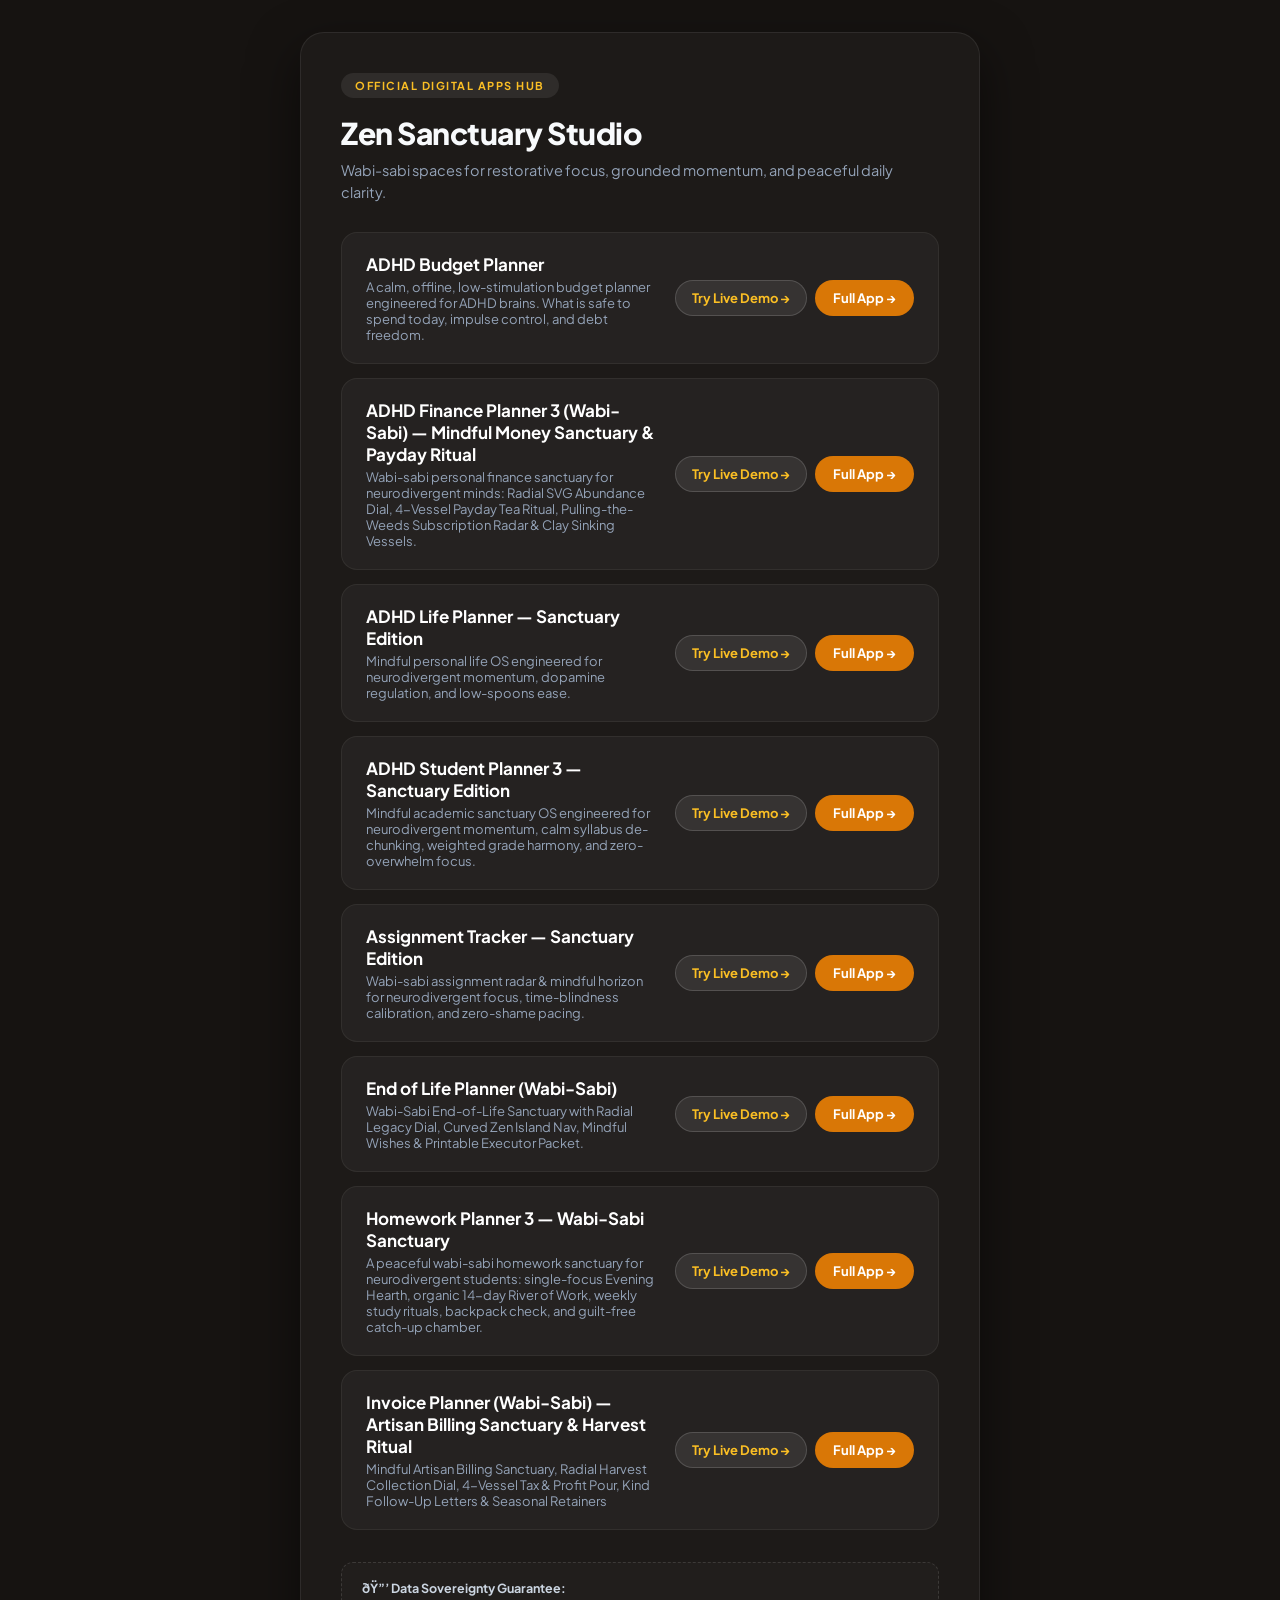
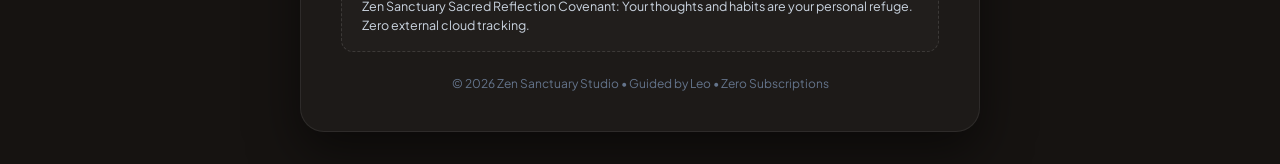
<file: index.html>
﻿<!DOCTYPE html>
<html lang="en">
<head>
  <meta charset="utf-8">
  <meta name="viewport" content="width=device-width, initial-scale=1">
  <title>Zen Sanctuary Studio â€” Mindful Digital Sanctuaries</title>
  <style>
    @import url('https://fonts.googleapis.com/css2?family=Plus+Jakarta+Sans:wght@400;500;600;700;800&display=swap');
    * { box-sizing: border-box; margin: 0; padding: 0; }
    body {
      font-family: 'Plus Jakarta Sans', -apple-system, sans-serif;
      background-color: #161311;
      color: #f8fafc;
      min-height: 100vh;
      display: flex;
      flex-direction: column;
      align-items: center;
      justify-content: center;
      padding: 32px 20px;
    }
    .container {
      max-width: 680px;
      width: 100%;
      background: rgba(255, 255, 255, 0.03);
      border: 1px solid rgba(255, 255, 255, 0.08);
      border-radius: 24px;
      padding: 40px;
      box-shadow: 0 20px 50px rgba(0,0,0,0.5);
    }
    .badge {
      display: inline-block;
      background: rgba(255, 255, 255, 0.08);
      color: #fbbf24;
      font-size: 11px;
      font-weight: 700;
      text-transform: uppercase;
      letter-spacing: 1.5px;
      padding: 6px 14px;
      border-radius: 999px;
      margin-bottom: 16px;
    }
    h1 { font-size: 30px; font-weight: 800; margin-bottom: 8px; letter-spacing: -0.5px; }
    .tagline { font-size: 14.5px; color: #94a3b8; margin-bottom: 28px; line-height: 1.5; }
    .tool-list { display: flex; flex-direction: column; gap: 14px; margin-bottom: 32px; }
    .tool-card {
      background: rgba(255, 255, 255, 0.04);
      border: 1px solid rgba(255, 255, 255, 0.06);
      border-radius: 16px;
      padding: 20px 24px;
      display: flex;
      align-items: center;
      justify-content: space-between;
      gap: 16px;
      transition: all 0.2s ease;
    }
    .tool-card:hover {
      background: rgba(255, 255, 255, 0.07);
      border-color: #fbbf24;
      transform: translateY(-2px);
    }
    .tool-info h3 { font-size: 17px; font-weight: 700; margin-bottom: 4px; color: #ffffff; }
    .tool-info p { font-size: 13px; color: #94a3b8; }
    .tool-actions { display: flex; align-items: center; gap: 8px; flex-shrink: 0; }
    .btn-demo {
      display: inline-block;
      background: rgba(255, 255, 255, 0.08);
      color: #fbbf24;
      border: 1px solid rgba(255, 255, 255, 0.15);
      text-decoration: none;
      font-size: 13px;
      font-weight: 700;
      padding: 9px 16px;
      border-radius: 999px;
      white-space: nowrap;
      transition: all 0.2s;
    }
    .btn-demo:hover {
      background: rgba(255, 255, 255, 0.14);
      border-color: #fbbf24;
    }
    .btn-launch {
      display: inline-block;
      background: #d97706;
      color: #ffffff;
      text-decoration: none;
      font-size: 13px;
      font-weight: 700;
      padding: 10px 18px;
      border-radius: 999px;
      white-space: nowrap;
      transition: opacity 0.2s;
    }
    .btn-launch:hover { opacity: 0.9; }
    .pledge-box {
      background: rgba(255, 255, 255, 0.02);
      border: 1px dashed rgba(255, 255, 255, 0.12);
      border-radius: 12px;
      padding: 16px 20px;
      font-size: 12.5px;
      color: #cbd5e1;
      line-height: 1.5;
      margin-bottom: 24px;
    }
    .footer { text-align: center; font-size: 12px; color: #64748b; }
    @media (max-width: 580px) {
      .container { padding: 24px 20px; }
      .tool-card { flex-direction: column; align-items: flex-start; }
      .btn-launch { width: 100%; text-align: center; }
    }
  </style>
</head>
<body>
  <div class="container">
    <span class="badge">Official Digital Apps Hub</span>
    <h1>Zen Sanctuary Studio</h1>
    <p class="tagline">Wabi-sabi spaces for restorative focus, grounded momentum, and peaceful daily clarity.</p>

    <div class="tool-list">
      <div class="tool-card">
        <div class="tool-info">
          <h3>ADHD Budget Planner</h3>
          <p>A calm, offline, low-stimulation budget planner engineered for ADHD brains. What is safe to spend today, impulse control, and debt freedom.</p>
        </div>
        <div class="tool-actions">
          <a href="./adhd-budget-planner-3/demo/" class="btn-demo" target="_blank">Try Live Demo &rarr;</a>
          <a href="./adhd-budget-planner-3/" class="btn-launch" target="_blank">Full App &rarr;</a>
        </div>
      </div>      <div class="tool-card">
        <div class="tool-info">
          <h3>ADHD Finance Planner 3 (Wabi-Sabi) — Mindful Money Sanctuary & Payday Ritual</h3>
          <p>Wabi-sabi personal finance sanctuary for neurodivergent minds: Radial SVG Abundance Dial, 4-Vessel Payday Tea Ritual, Pulling-the-Weeds Subscription Radar & Clay Sinking Vessels.</p>
        </div>
        <div class="tool-actions">
          <a href="./adhd-finance-planner-3/demo/" class="btn-demo" target="_blank">Try Live Demo &rarr;</a>
          <a href="./adhd-finance-planner-3/" class="btn-launch" target="_blank">Full App &rarr;</a>
        </div>
      </div>      <div class="tool-card">
        <div class="tool-info">
          <h3>ADHD Life Planner — Sanctuary Edition</h3>
          <p>Mindful personal life OS engineered for neurodivergent momentum, dopamine regulation, and low-spoons ease.</p>
        </div>
        <div class="tool-actions">
          <a href="./adhd-life-planner-3/demo/" class="btn-demo" target="_blank">Try Live Demo &rarr;</a>
          <a href="./adhd-life-planner-3/" class="btn-launch" target="_blank">Full App &rarr;</a>
        </div>
      </div>      <div class="tool-card">
        <div class="tool-info">
          <h3>ADHD Student Planner 3 — Sanctuary Edition</h3>
          <p>Mindful academic sanctuary OS engineered for neurodivergent momentum, calm syllabus de-chunking, weighted grade harmony, and zero-overwhelm focus.</p>
        </div>
        <div class="tool-actions">
          <a href="./adhd-student-planner-3/demo/" class="btn-demo" target="_blank">Try Live Demo &rarr;</a>
          <a href="./adhd-student-planner-3/" class="btn-launch" target="_blank">Full App &rarr;</a>
        </div>
      </div>      <div class="tool-card">
        <div class="tool-info">
          <h3>Assignment Tracker — Sanctuary Edition</h3>
          <p>Wabi-sabi assignment radar & mindful horizon for neurodivergent focus, time-blindness calibration, and zero-shame pacing.</p>
        </div>
        <div class="tool-actions">
          <a href="./assignment-tracker-3/demo/" class="btn-demo" target="_blank">Try Live Demo &rarr;</a>
          <a href="./assignment-tracker-3/" class="btn-launch" target="_blank">Full App &rarr;</a>
        </div>
      </div>      <div class="tool-card">
        <div class="tool-info">
          <h3>End of Life Planner (Wabi-Sabi)</h3>
          <p>Wabi-Sabi End-of-Life Sanctuary with Radial Legacy Dial, Curved Zen Island Nav, Mindful Wishes & Printable Executor Packet.</p>
        </div>
        <div class="tool-actions">
          <a href="./end-of-life-planner-3/demo/" class="btn-demo" target="_blank">Try Live Demo &rarr;</a>
          <a href="./end-of-life-planner-3/" class="btn-launch" target="_blank">Full App &rarr;</a>
        </div>
      </div>      <div class="tool-card">
        <div class="tool-info">
          <h3>Homework Planner 3 — Wabi-Sabi Sanctuary</h3>
          <p>A peaceful wabi-sabi homework sanctuary for neurodivergent students: single-focus Evening Hearth, organic 14-day River of Work, weekly study rituals, backpack check, and guilt-free catch-up chamber.</p>
        </div>
        <div class="tool-actions">
          <a href="./homework-planner-3/demo/" class="btn-demo" target="_blank">Try Live Demo &rarr;</a>
          <a href="./homework-planner-3/" class="btn-launch" target="_blank">Full App &rarr;</a>
        </div>
      </div>      <div class="tool-card">
        <div class="tool-info">
          <h3>Invoice Planner (Wabi-Sabi) — Artisan Billing Sanctuary & Harvest Ritual</h3>
          <p>Mindful Artisan Billing Sanctuary, Radial Harvest Collection Dial, 4-Vessel Tax & Profit Pour, Kind Follow-Up Letters & Seasonal Retainers</p>
        </div>
        <div class="tool-actions">
          <a href="./invoice-planner-3/demo/" class="btn-demo" target="_blank">Try Live Demo &rarr;</a>
          <a href="./invoice-planner-3/" class="btn-launch" target="_blank">Full App &rarr;</a>
        </div>
      </div>
    </div>

    <div class="pledge-box">
      <strong>ðŸ”’ Data Sovereignty Guarantee:</strong><br>
      Zen Sanctuary Sacred Reflection Covenant: Your thoughts and habits are your personal refuge. Zero external cloud tracking.
    </div>

    <div class="footer">
      &copy; 2026 Zen Sanctuary Studio &bull; Guided by Leo &bull; Zero Subscriptions
    </div>
  </div>
</body>
</html>
</file>
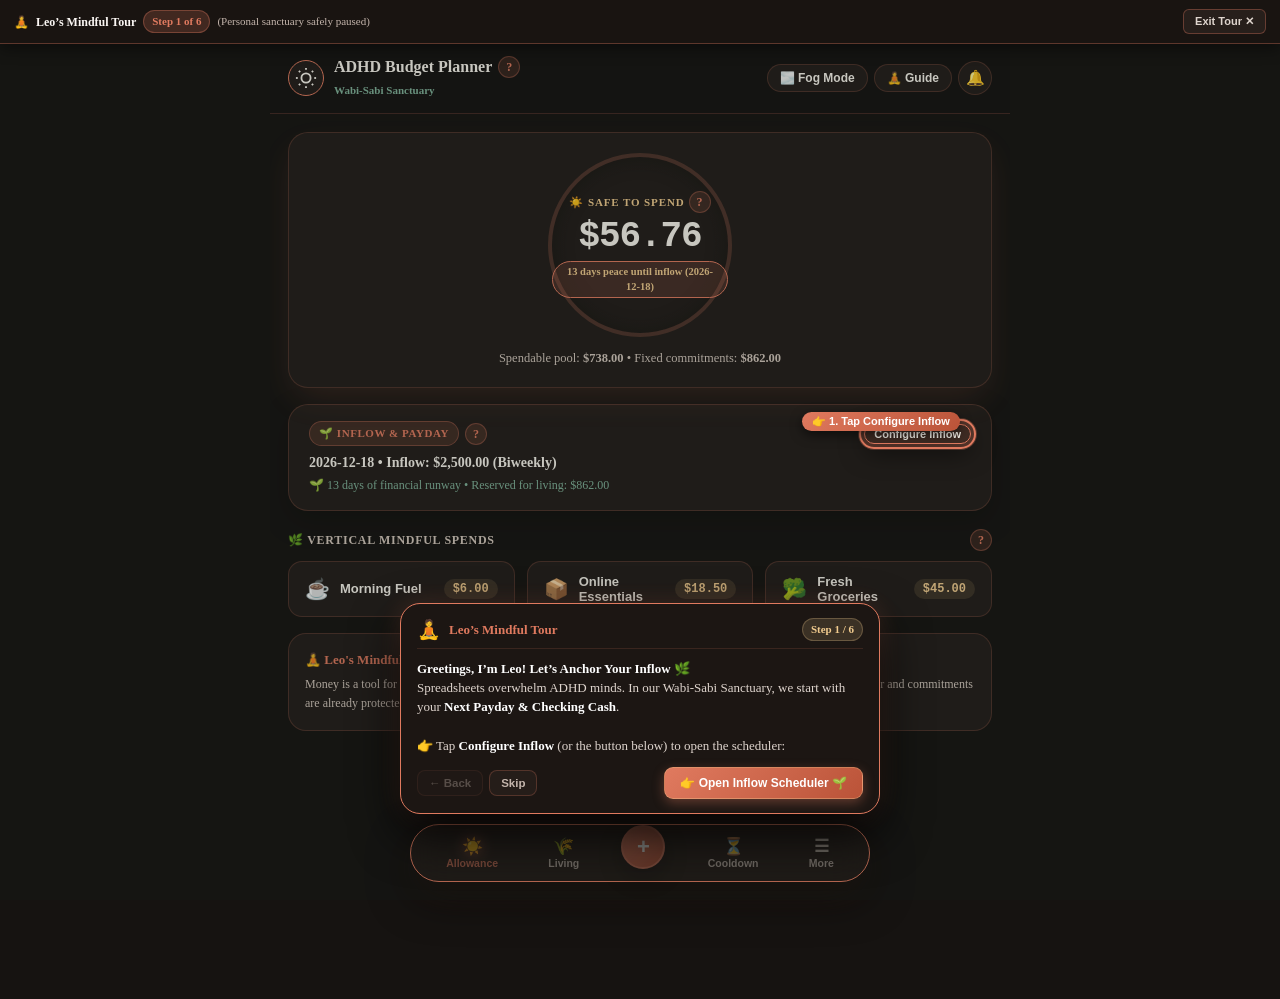
<file: adhd-budget-planner-3/index.html>
<!DOCTYPE html>
<html lang="en">
<head>
  <meta charset="utf-8">
  <meta name="viewport" content="width=device-width, initial-scale=1, viewport-fit=cover">
  <title>ADHD Budget Planner</title>
  <meta name="description" content="A gentle, mindful budgeting sanctuary engineered for ADHD focus.">
  <meta name="theme-color" content="#161311">
  <meta name="apple-mobile-web-app-capable" content="yes">
  <meta name="apple-mobile-web-app-status-bar-style" content="black-translucent">
  <meta name="apple-mobile-web-app-title" content="ADHD Budget Planner">
  <link rel="manifest" href="./manifest.json">
  <link rel="icon" type="image/svg+xml" href="./assets/icon.svg">
  <link rel="apple-touch-icon" href="./assets/apple-touch-icon.png">
  
  <link rel="stylesheet" href="./css/harmony-theme.css">
  <link rel="stylesheet" href="./css/harmony-layout.css">
  <link rel="stylesheet" href="./css/leo-tour.css">
</head>
<body data-theme="sage-harmony">

  <div class="zen-shell">

    <!-- Top Header App Bar -->
    <header class="zen-header">
      <div class="header-inner">
        <div class="brand-group">
          <div class="brand-circle-icon">
            <svg width="22" height="22" viewBox="0 0 24 24" fill="none" stroke="currentColor" stroke-width="2">
              <circle cx="12" cy="12" r="5"/>
              <line x1="12" y1="1" x2="12" y2="3"/>
              <line x1="12" y1="21" x2="12" y2="23"/>
              <line x1="4.22" y1="4.22" x2="5.64" y2="5.64"/>
              <line x1="18.36" y1="18.36" x2="19.78" y2="19.78"/>
              <line x1="1" y1="12" x2="3" y2="12"/>
              <line x1="21" y1="12" x2="23" y2="12"/>
              <line x1="4.22" y1="19.78" x2="5.64" y2="18.36"/>
              <line x1="18.36" y1="5.64" x2="19.78" y2="4.22"/>
            </svg>
          </div>
          <div class="brand-text">
            <div style="display:flex;align-items:center;gap:6px;">
              <h1>ADHD Budget Planner</h1>
              <button type="button" class="zen-help-badge" data-leo-help="sanctuary.offline" title="Sovereign Sanctuary & Privacy">?</button>
            </div>
            <span class="brand-tagline">Wabi-Sabi Sanctuary</span>
          </div>
        </div>
        <div class="header-btns">
          <button type="button" class="btn-zen-pill" id="btn-fog-trigger" title="Fog Mode (Low Sensory Refuge)">🌫️ Fog Mode</button>
          <button type="button" class="btn-zen-pill" id="btn-leo-tour" title="Leo's Step-by-Step Tour">🧘 Guide</button>
          <button type="button" class="btn-zen-icon" id="btn-sound-toggle" title="Gentle Chime">🔔</button>
        </div>
      </div>
    </header>

    <!-- MAIN SCREENS -->
    <main>
      <!-- 1. Allowance Screen -->
      <section id="screen-allowance" class="screen active">
        <!-- Concentric Radial Sunburst Dial Hero -->
        <div class="radial-hero-card">
          <div class="dial-track-ring">
            <span class="dial-label" style="display:flex;align-items:center;gap:4px;">
              <span>☀️ Safe to Spend</span>
              <button type="button" class="zen-help-badge" data-leo-help="allowance.radial" title="About Daily Allowance Dial">?</button>
            </span>
            <div class="dial-number" id="dial-hero-amount">$0.00</div>
            <span class="dial-status-pill" id="dial-runway-pill">Runway calculating...</span>
          </div>
          <div class="dial-subtext" id="dial-subtext">Calculating fixed commitments...</div>
        </div>

        <!-- Mindful Inflow Sanctuary Card -->
        <div class="zen-inflow-card" id="card-zen-inflow">
          <div style="display:flex;justify-content:space-between;align-items:center;margin-bottom:6px;">
            <div style="display:flex;align-items:center;gap:6px;">
              <span class="zen-inflow-badge">🌱 Inflow & Payday</span>
              <button type="button" class="zen-help-badge" data-leo-help="allowance.inflow" title="About Cash Inflow Stream">?</button>
            </div>
            <button type="button" class="btn-zen-action" id="btn-configure-zen-inflow" style="font-size:11px;padding:3px 9px;">Configure Inflow</button>
          </div>
          <div id="zen-inflow-status-text" style="font-size:14px;font-weight:800;color:var(--text-zen);">
            Loading inflow projection...
          </div>
          <div id="zen-inflow-peace-runway" style="font-size:12px;color:var(--accent-mint);margin-top:3px;">
            Calculating days of financial peace...
          </div>
        </div>

        <div style="display:flex;justify-content:space-between;align-items:center;margin:16px 0 10px;">
          <div style="font-size:12px;font-weight:800;color:var(--text-muted);text-transform:uppercase;letter-spacing:0.06em;">
            🌿 Vertical Mindful Spends
          </div>
          <button type="button" class="zen-help-badge" data-leo-help="allowance.quickchip" title="About Mindful Spend Chips">?</button>
        </div>
        <div class="zen-quick-spends" id="zen-quick-spends">
          <!-- 3 stacked vertical pills populated dynamically -->
        </div>

        <div id="zen-today-spends-container"></div>

        <div style="background:var(--bg-card);border:1px solid var(--border-zen);border-radius:18px;padding:16px;margin-top:14px;">
          <div style="font-size:13px;font-weight:700;color:var(--accent-sage);margin-bottom:6px;">🧘 Leo's Mindful Note:</div>
          <p style="font-size:12px;color:var(--text-muted);line-height:1.6;">
            Money is a tool for peace, not stress. Whenever you check your safe allowance, take a breath knowing your fixed shelter and commitments are already protected.
          </p>
        </div>
      </section>

      <!-- 2. Living Costs (Bills) Screen -->
      <section id="screen-living" class="screen">
        <div style="display:flex;justify-content:space-between;align-items:center;margin-bottom:16px;">
          <div>
            <div style="display:flex;align-items:center;gap:6px;">
              <h2 style="font-size:18px;font-weight:800;">Living Costs</h2>
              <button type="button" class="zen-help-badge" data-leo-help="living.costs" title="About Living Commitments">?</button>
            </div>
            <p style="font-size:12px;color:var(--text-muted);">Fixed shelter & utility commitments reserved before calculating your allowance.</p>
          </div>
          <button type="button" class="btn-harmony-action" id="btn-add-living-open">+ Add Cost</button>
        </div>
        <div id="living-list">
          <!-- Populated dynamically -->
        </div>
      </section>

      <!-- 3. Cooldown Hold (Vault) Screen -->
      <section id="screen-cooldown" class="screen">
        <div style="display:flex;justify-content:space-between;align-items:center;margin-bottom:16px;">
          <div>
            <div style="display:flex;align-items:center;gap:6px;">
              <h2 style="font-size:18px;font-weight:800;">Cooldown Hold (48h Vault)</h2>
              <button type="button" class="zen-help-badge" data-leo-help="cooldown.patience" title="About Cooldown Garden">?</button>
            </div>
            <p style="font-size:12px;color:var(--text-muted);">Park impulse shopping urges here. 82% fade calmly in 48 hours.</p>
          </div>
          <button type="button" class="btn-harmony-action" id="btn-add-cooldown-open">+ Hold Urge</button>
        </div>
        <div id="cooldown-list">
          <!-- Populated dynamically -->
        </div>
      </section>

      <!-- 4. Debt Freedom Screen -->
      <section id="screen-freedom" class="screen">
        <div style="display:flex;justify-content:space-between;align-items:center;margin-bottom:16px;">
          <div>
            <div style="display:flex;align-items:center;gap:6px;">
              <h2 style="font-size:18px;font-weight:800;">Debt Freedom (Crusher)</h2>
              <button type="button" class="zen-help-badge" data-leo-help="freedom.ladder" title="About Freedom Ladder">?</button>
            </div>
            <p style="font-size:12px;color:var(--text-muted);">Snowball & Avalanche accelerated debt freedom path.</p>
          </div>
          <button type="button" class="btn-harmony-action" id="btn-add-debt-open">+ Add Debt</button>
        </div>
        <div style="background:var(--bg-card);border:1px solid var(--border-zen);border-radius:18px;padding:18px;text-align:center;margin-bottom:16px;">
          <div style="font-size:11px;font-weight:700;color:var(--accent-gold);text-transform:uppercase;letter-spacing:0.08em;margin-bottom:4px;">Freedom Projection</div>
          <div style="font-size:17px;font-weight:800;color:var(--text-zen);" id="debt-freedom-plan">Calculating projection...</div>
        </div>
        <div id="debt-list">
          <!-- Populated dynamically -->
        </div>
      </section>

      <!-- 5. Mind Dump Screen -->
      <section id="screen-minddump" class="screen">
        <div style="display:flex;align-items:center;gap:6px;margin-bottom:6px;">
          <h2 style="font-size:18px;font-weight:800;">Mind Dump Scratchpad</h2>
          <button type="button" class="zen-help-badge" data-leo-help="minddump.zen" title="About Mindful Thought Stream">?</button>
        </div>
        <p style="font-size:12px;color:var(--text-muted);margin-bottom:16px;">Zero-friction capture for money thoughts, upcoming purchases, or anxiety relief.</p>
        <textarea id="minddump-textarea-input" class="zen-input" style="height:280px;resize:none;font-size:14px;line-height:1.6;" placeholder="Type anything on your mind... auto-saves instantly."></textarea>
      </section>

      <!-- 6. Sanctuary Config Screen -->
      <section id="screen-config" class="screen">
        <div style="display:flex;align-items:center;gap:6px;margin-bottom:16px;">
          <h2 style="font-size:18px;font-weight:800;">Sanctuary Config & Backup</h2>
          <button type="button" class="zen-help-badge" data-leo-help="sanctuary.grace" title="About Grace Cushion & Sanctuary">?</button>
        </div>
        <div style="background:var(--bg-card);border:1px solid var(--border-zen);border-radius:18px;padding:18px;margin-bottom:18px;">
          <form id="form-settings">
            <div class="zen-form-group">
              <label>Checking Account Balance ($)</label>
              <input type="number" step="0.01" class="zen-input" id="settings-checking-field" required>
            </div>
            <div class="zen-form-group">
              <label>Payday Cycle</label>
              <select class="zen-select" id="settings-cycle-field">
                <option value="weekly">Weekly</option>
                <option value="biweekly">Bi-Weekly (Every 2 Weeks)</option>
                <option value="semimonthly">Semi-Monthly (1st & 15th)</option>
                <option value="monthly">Monthly</option>
              </select>
            </div>
            <div class="zen-form-group">
              <label>Visual Color Theme</label>
              <select class="zen-select" id="settings-theme-field">
                <option value="sage-harmony">Sage Harmony (Warm Editorial)</option>
                <option value="oled-minimal">OLED Minimal</option>
                <option value="sand-linen">Sand & Linen (Light)</option>
                <option value="ocean-calm">Ocean Calm</option>
              </select>
            </div>
            <button type="submit" class="btn-harmony-action" style="width:100%;padding:12px;margin-top:6px;">Save Config 🌿</button>
          </form>
        </div>

        <div style="background:var(--bg-card);border:1px solid var(--border-zen);border-radius:18px;padding:18px;">
          <div style="font-size:14px;font-weight:700;margin-bottom:10px;">💾 Backup & Device Transfer</div>
          <button type="button" class="btn-harmony-action" id="btn-export-backup" style="width:100%;padding:12px;margin-bottom:14px;">Download Backup (.json)</button>
          <label style="display:block;font-size:12px;color:var(--text-muted);margin-bottom:6px;">Restore Backup File:</label>
          <input type="file" id="input-restore-backup" accept=".json" class="zen-input" style="font-size:12px;padding:6px;">
        </div>
      </section>
    </main>

    <!-- FLOATING CURVED ZEN ISLAND NAVIGATION (Unique Island Architecture) -->
    <nav class="zen-floating-island" id="zen-island-nav" aria-label="Sanctuary Navigation">
      <button type="button" class="island-tab active" data-nav="allowance">
        <span class="island-glyph">☀️</span>
        <span class="island-text">Allowance</span>
      </button>

      <button type="button" class="island-tab" data-nav="living">
        <span class="island-glyph">🌾</span>
        <span class="island-text">Living</span>
      </button>

      <!-- Center Raised Terracotta Seed FAB -->
      <button type="button" class="island-seed-fab" id="island-btn-seed-action" title="Quick Add Spend">
        <span>+</span>
      </button>

      <button type="button" class="island-tab" data-nav="cooldown">
        <span class="island-glyph">⏳</span>
        <span class="island-text">Cooldown</span>
      </button>

      <button type="button" class="island-tab" id="btn-open-sanctuary-drawer" title="More Sanctuary Sections">
        <span class="island-glyph">☰</span>
        <span class="island-text">More</span>
      </button>
    </nav>

    <!-- SLIDE-UP SANCTUARY DRAWER SHEET -->
    <div class="zen-drawer-overlay" id="sanctuary-drawer-sheet">
      <div class="zen-drawer-sheet">
        <div class="drawer-handle-bar"></div>
        <div style="display:flex;justify-content:space-between;align-items:center;margin-bottom:16px;">
          <h3 style="font-size:16px;font-weight:800;color:var(--text-zen);">🌿 Sanctuary Sections</h3>
          <button type="button" class="btn-zen-icon" id="btn-close-sanctuary-drawer">&times;</button>
        </div>
        <div class="drawer-links-grid">
          <button type="button" class="drawer-link-btn" data-drawer-nav="freedom">
            <span class="drawer-btn-glyph">📉</span>
            <div class="drawer-btn-text">
              <strong>Debt Freedom</strong>
              <span>Snowball & payoff path</span>
            </div>
          </button>
          <button type="button" class="drawer-link-btn" data-drawer-nav="minddump">
            <span class="drawer-btn-glyph">📝</span>
            <div class="drawer-btn-text">
              <strong>Mind Dump</strong>
              <span>Zero-friction scratchpad</span>
            </div>
          </button>
          <button type="button" class="drawer-link-btn" data-drawer-nav="config">
            <span class="drawer-btn-glyph">⚙️</span>
            <div class="drawer-btn-text">
              <strong>Sanctuary Config</strong>
              <span>Themes, currency, backup</span>
            </div>
          </button>
        </div>
      </div>
    </div>

    <!-- FULLSCREEN FOG MODE OVERLAY -->
    <div id="fog-mode-overlay" class="zombie-screen-overlay">
      <div style="font-size:18px;color:#737373;font-weight:700;margin-bottom:8px;display:flex;align-items:center;justify-content:center;gap:8px;">
        <span>🌫️ Fog Mode Active</span>
        <button type="button" class="zen-help-badge" data-leo-help="fog.mode" title="About Fog Mode">?</button>
      </div>
      <p style="font-size:13px;color:#a3a3a3;margin-bottom:24px;">Low cognitive bandwidth day? Here is your single answer right now:</p>
      <div style="font-size:14px;color:#737373;text-transform:uppercase;letter-spacing:0.1em;margin-bottom:6px;">Safe to Spend Today</div>
      <div class="zombie-screen-number" id="fog-screen-amount">$0.00</div>
      <button type="button" class="btn-zombie-return" id="btn-fog-close">Exit Fog Mode 🌿</button>
    </div>

    <!-- MODAL: Set Inflow & Payday -->
    <div id="modal-set-zen-payday" class="zen-modal-overlay">
      <div class="zen-modal-box">
        <div style="display:flex;justify-content:space-between;align-items:center;margin-bottom:14px;">
          <h3 style="font-size:16px;font-weight:800;">🌱 Configure Income Inflow</h3>
          <button type="button" class="btn-zen-icon" id="btn-close-set-inflow" style="width:28px;height:28px;">&times;</button>
        </div>
        <form id="form-set-zen-inflow">
          <div class="zen-form-group">
            <label>Next Inflow Date (Payday)</label>
            <input type="date" class="zen-input" id="input-zen-inflow-date" required>
          </div>
          <div class="zen-form-group">
            <label>Expected Paycheck Sum ($)</label>
            <input type="number" step="0.01" class="zen-input" id="input-zen-inflow-amount" placeholder="2500.00" required>
          </div>
          <div class="zen-form-group">
            <label>Pay Cadence</label>
            <select class="zen-select" id="select-zen-inflow-cycle">
              <option value="biweekly">Bi-Weekly (Every 14 Days)</option>
              <option value="weekly">Weekly (Every 7 Days)</option>
              <option value="semimonthly">Semi-Monthly (1st & 15th)</option>
              <option value="monthly">Monthly</option>
            </select>
          </div>
          <div class="zen-form-group">
            <label>Current Checking Cash ($)</label>
            <input type="number" step="0.01" class="zen-input" id="input-zen-inflow-checking" placeholder="1400.00" required>
          </div>
          <button type="submit" class="btn-harmony-action" style="width:100%;padding:12px;margin-top:6px;">Save Sanctuary Inflow 🌿</button>
        </form>
      </div>
    </div>

    <!-- MODAL: Quick Custom Spend -->
    <div id="modal-zen-spend" class="zen-modal-overlay">
      <div class="zen-modal-box">
        <div style="display:flex;justify-content:space-between;align-items:center;margin-bottom:14px;">
          <h3 style="font-size:16px;font-weight:800;">✨ Log Mindful Spend</h3>
          <button type="button" class="btn-zen-icon" id="btn-close-zen-spend" style="width:28px;height:28px;">&times;</button>
        </div>
        <form id="form-zen-spend">
          <div class="zen-form-group">
            <label>Spend Description</label>
            <input type="text" class="zen-input" id="input-zen-spend-title" placeholder="Matcha Latte & Snack" required>
          </div>
          <div class="zen-form-group">
            <label>Amount ($)</label>
            <input type="number" step="0.01" class="zen-input" id="input-zen-spend-amt" placeholder="7.50" required>
          </div>
          <button type="submit" class="btn-harmony-action" style="width:100%;padding:12px;margin-top:6px;">Log Spend 🌿</button>
        </form>
      </div>
    </div>

    <!-- MODAL: Add / Edit Living Cost -->
    <div id="modal-add-living" class="zen-modal-overlay">
      <div class="zen-modal-box">
        <div style="display:flex;justify-content:space-between;align-items:center;margin-bottom:14px;">
          <h3 style="font-size:16px;font-weight:800;" id="modal-living-heading">📅 Add Living Cost</h3>
          <button type="button" class="btn-zen-icon" id="btn-add-living-close" style="width:28px;height:28px;">&times;</button>
        </div>
        <form id="form-add-living">
          <input type="hidden" id="living-edit-id" value="">
          <div class="zen-form-group">
            <label>Living Cost Name (e.g. Rent, Electricity, Internet)</label>
            <input type="text" class="zen-input" id="living-name-field" placeholder="Housing Rent" required>
          </div>
          <div class="zen-form-group">
            <label>Amount ($)</label>
            <input type="number" step="0.01" class="zen-input" id="living-amt-field" placeholder="780.00" required>
          </div>
          <div class="zen-form-group">
            <label>Due Date</label>
            <input type="date" class="zen-input" id="living-date-field" required>
          </div>
          <button type="submit" class="btn-harmony-action" style="width:100%;padding:12px;margin-top:6px;">Save Living Cost 🌿</button>
        </form>
      </div>
    </div>

    <!-- MODAL: Add / Edit Cooldown Item -->
    <div id="modal-add-cooldown" class="zen-modal-overlay">
      <div class="zen-modal-box">
        <div style="display:flex;justify-content:space-between;align-items:center;margin-bottom:14px;">
          <h3 style="font-size:16px;font-weight:800;" id="modal-cooldown-heading">⏳ Park in 48-Hour Cooldown Hold</h3>
          <button type="button" class="btn-zen-icon" id="btn-add-cooldown-close" style="width:28px;height:28px;">&times;</button>
        </div>
        <form id="form-add-cooldown">
          <input type="hidden" id="cooldown-edit-id" value="">
          <div class="zen-form-group">
            <label>Item Name / Purchase Urge</label>
            <input type="text" class="zen-input" id="cooldown-name-field" placeholder="Ergonomic Keyboard" required>
          </div>
          <div class="zen-form-group">
            <label>Price ($)</label>
            <input type="number" step="0.01" class="zen-input" id="cooldown-amt-field" placeholder="89.00" required>
          </div>
          <button type="submit" class="btn-harmony-action" style="width:100%;padding:12px;margin-top:6px;">Hold Urge in Cooldown ⏳</button>
        </form>
      </div>
    </div>

    <!-- MODAL: Add / Edit Debt -->
    <div id="modal-add-zen-debt" class="zen-modal-overlay">
      <div class="zen-modal-box">
        <div style="display:flex;justify-content:space-between;align-items:center;margin-bottom:14px;">
          <h3 style="font-size:16px;font-weight:800;" id="modal-zen-debt-heading">📉 Add Debt Obligation</h3>
          <button type="button" class="btn-zen-icon" id="btn-add-debt-close" style="width:28px;height:28px;">&times;</button>
        </div>
        <form id="form-add-zen-debt">
          <input type="hidden" id="debt-zen-edit-id" value="">
          <div class="zen-form-group">
            <label>Debt Name (e.g. Credit Card, Student Loan)</label>
            <input type="text" class="zen-input" id="debt-zen-name-field" placeholder="Mastercard" required>
          </div>
          <div class="zen-form-group">
            <label>Current Balance ($)</label>
            <input type="number" step="0.01" class="zen-input" id="debt-zen-balance-field" placeholder="950.00" required>
          </div>
          <div class="zen-form-group">
            <label>Minimum Monthly Payment ($)</label>
            <input type="number" step="0.01" class="zen-input" id="debt-zen-min-field" placeholder="40.00" required>
          </div>
          <div class="zen-form-group">
            <label>Interest Rate (APR %)</label>
            <input type="number" step="0.1" class="zen-input" id="debt-zen-apr-field" placeholder="18.5" required>
          </div>
          <button type="submit" class="btn-harmony-action" style="width:100%;padding:12px;margin-top:6px;">Save Debt Obligation 🌿</button>
        </form>
      </div>
    </div>

    <!-- MODAL: LEO'S 4-TIER MINDFUL CONTEXTUAL HELP -->
    <div id="modal-leo-help" class="zen-modal-overlay">
      <div class="zen-modal-box">
        <div class="leo-help-header">
          <h3 class="leo-help-title" id="leo-help-title">🧘 Leo's Mindful Guide</h3>
          <button type="button" class="btn-zen-icon" id="btn-close-leo-help" style="width:28px;height:28px;">&times;</button>
        </div>
        <div class="leo-help-tiers-container">
          <div class="leo-help-tier">
            <div class="leo-tier-label">🌿 The Mindful Purpose</div>
            <div class="leo-tier-content" id="leo-help-core">&mdash;</div>
          </div>
          <div class="leo-help-tier">
            <div class="leo-tier-label">🍵 Your Gentle Action</div>
            <div class="leo-tier-content" id="leo-help-action">&mdash;</div>
          </div>
          <div class="leo-help-tier">
            <div class="leo-tier-label">🧠 ADHD Cognitive Relief</div>
            <div class="leo-tier-content" id="leo-help-brain">&mdash;</div>
          </div>
          <div class="leo-help-tier">
            <div class="leo-tier-label">🎋 Zen Wisdom</div>
            <div class="leo-tier-content" id="leo-help-wisdom">&mdash;</div>
          </div>
        </div>
      </div>
    </div>

  </div>

  <script src="./js/core-calculator.js"></script>
  <script src="./js/state-manager.js"></script>
  <script src="./js/leo-help.js"></script>
  <script src="./js/leo-tour.js"></script>
  <script src="./js/zen-controller.js"></script>
</body>
</html>
</file>
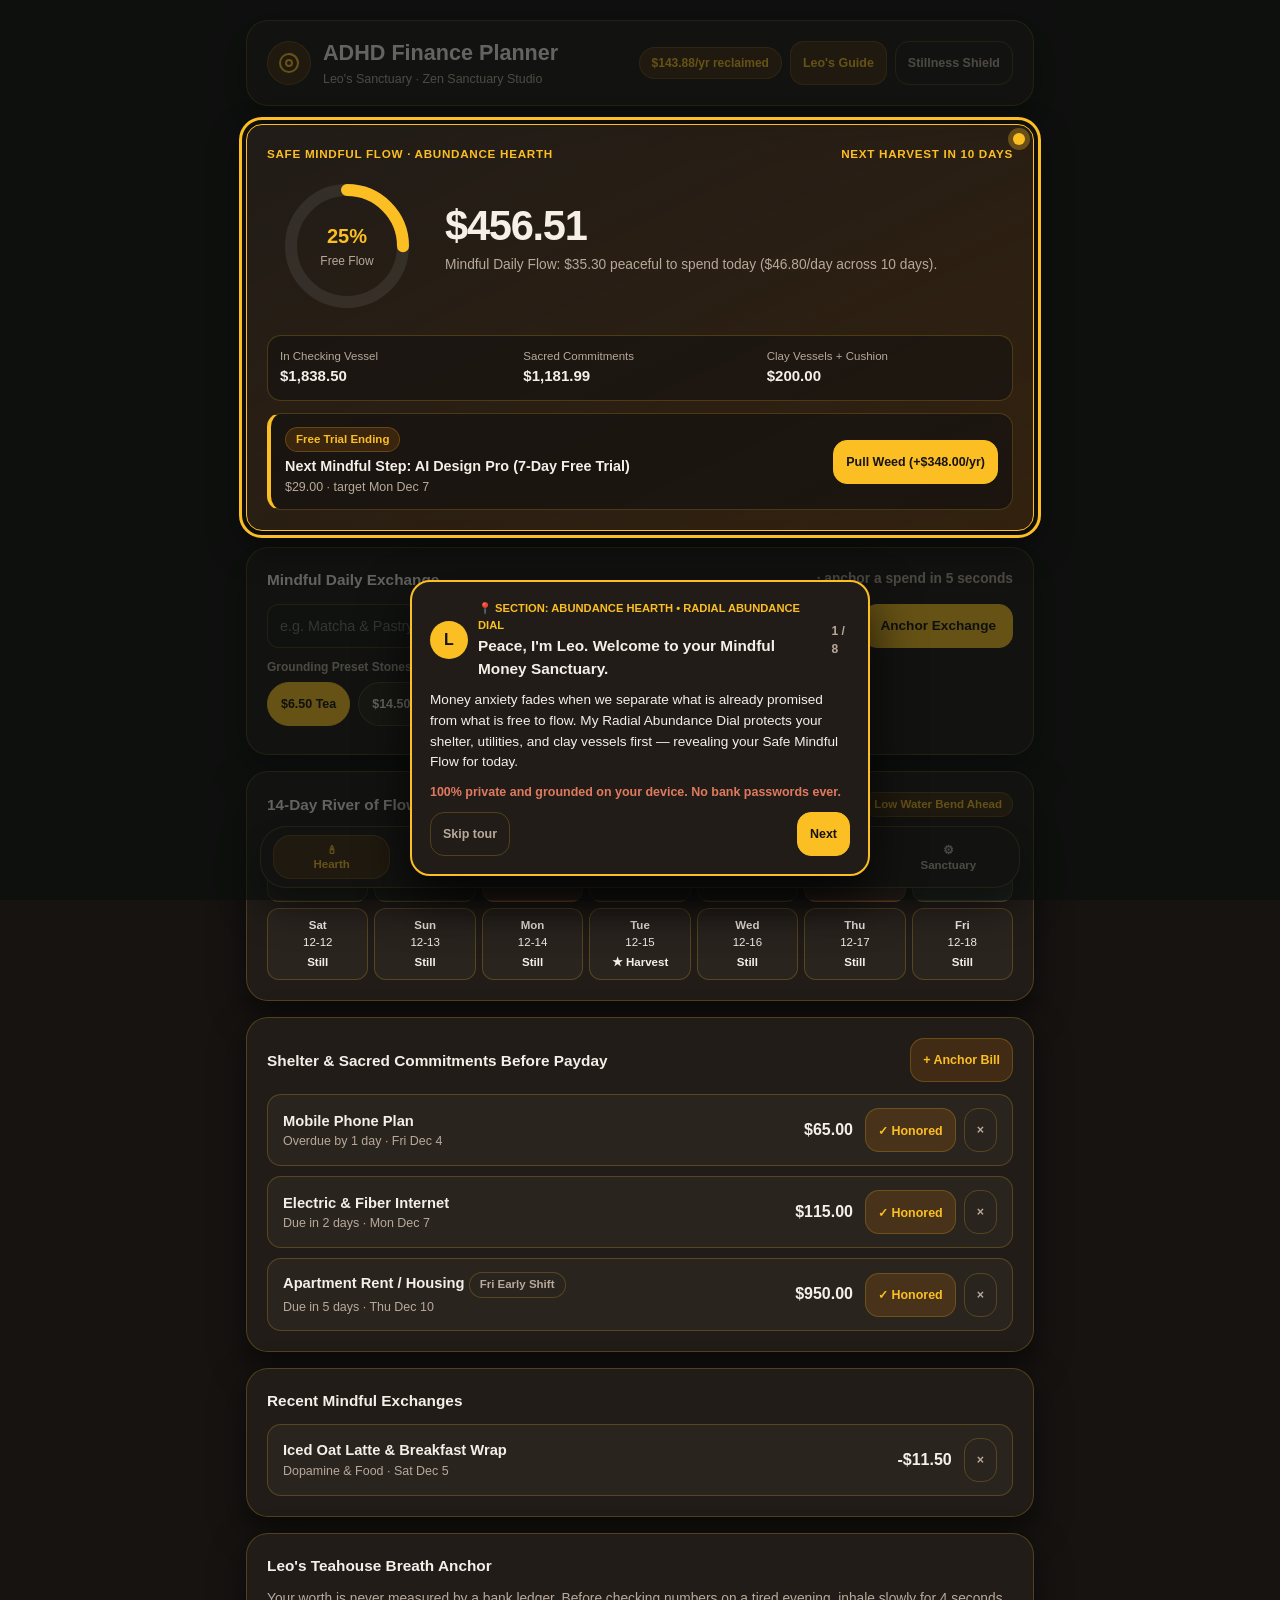
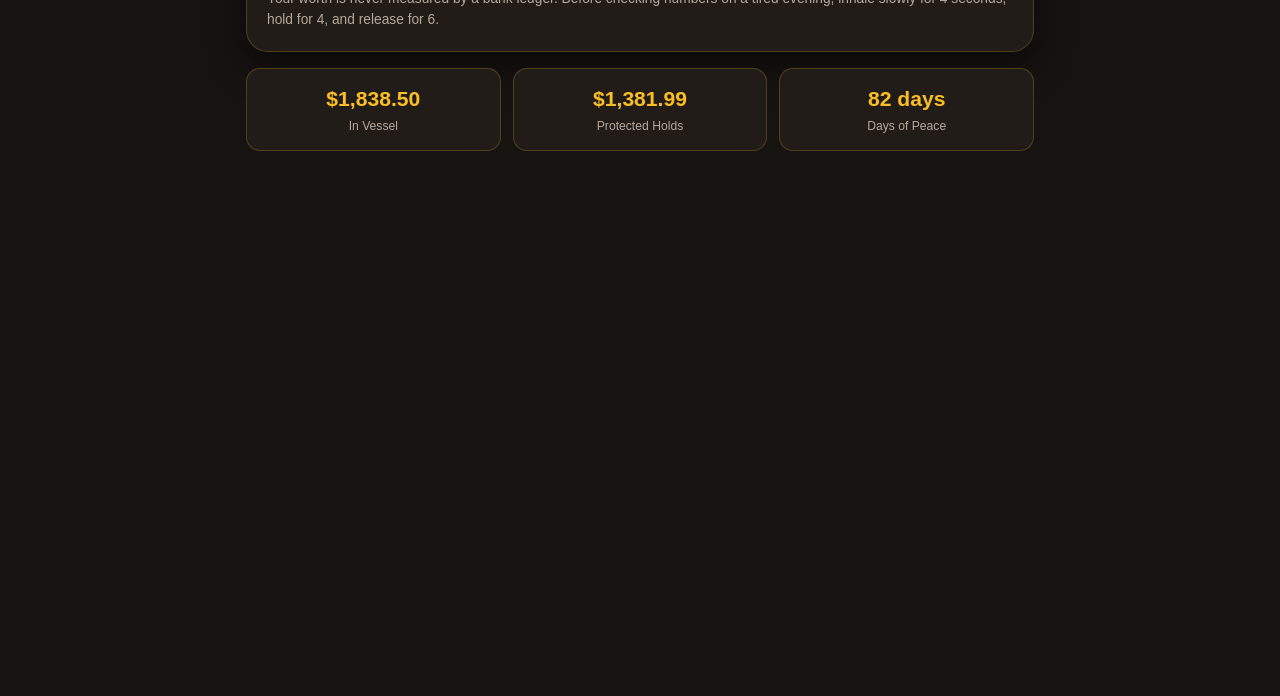
<file: adhd-finance-planner-3/index.html>
<!DOCTYPE html>
<html lang="en">
<head>
  <meta charset="UTF-8">
  <meta name="viewport" content="width=device-width, initial-scale=1.0">
  <title>ADHD Finance Planner 3 — Wabi-Sabi Money Sanctuary, Radial Abundance Dial &amp; Payday Ritual</title>
  <meta name="description" content="A peaceful wabi-sabi personal finance sanctuary for neurodivergent minds: Radial SVG Abundance Dial, 4-Vessel Payday Tea Ritual, Pulling-the-Weeds Subscription Radar, Clay Sinking Vessels &amp; Grounded Net Worth Horizon. 100% private offline PWA.">
  <meta name="theme-color" content="#161311">
  <link rel="manifest" href="manifest.json">
  <link rel="apple-touch-icon" href="assets/apple-touch-icon.png">
  <link rel="icon" type="image/png" sizes="32x32" href="assets/favicon-32.png">
  <style id="zero-blur-lockout">
    #tutorial-overlay, .tutorial-overlay {
      backdrop-filter: none !important;
      -webkit-backdrop-filter: none !important;
      filter: none !important;
    }
  </style>
  <link rel="stylesheet" href="css/theme.css?v=3.0.3">
  <link rel="stylesheet" href="css/app.css?v=3.0.3">
  <link rel="stylesheet" href="css/components.css?v=3.0.3">
</head>
<body data-theme="wabi-sabi" data-active-tab="hearth">

  <div class="sanctuary-shell">
    <header class="app-header">
      <div class="brand-wrapper">
        <div class="brand-stone" aria-hidden="true">
          <svg width="24" height="24" viewBox="0 0 24 24" fill="none" stroke="currentColor" stroke-width="2" stroke-linecap="round" stroke-linejoin="round"><circle cx="12" cy="12" r="9"/><path d="M12 3a9 9 0 0 1 9 9"/><circle cx="12" cy="12" r="3"/></svg>
        </div>
        <div>
          <h1 class="brand-title">ADHD Finance Planner</h1>
          <div class="brand-subtitle">Leo's Sanctuary · Zen Sanctuary Studio</div>
        </div>
      </div>

      <div class="header-actions">
        <span id="badge-tax-saved" class="badge-pill" title="Annual energy reclaimed from pulled subscription weeds">$0.00/yr reclaimed</span>
        <button id="btn-launch-tour" class="btn btn-sm btn-secondary" type="button">Leo's Guide</button>
        <button id="btn-toggle-fog" class="btn btn-sm btn-ghost" type="button" aria-pressed="false">Stillness Shield</button>
      </div>
    </header>

    <!-- Screen 1: Hearth (Radial Abundance Dial & Daily Mindful Flow) -->
    <main id="screen-hearth" class="app-screen active">
      <section id="hero-pulse" class="card hero-card" aria-label="Abundance Hearth &amp; Radial Dial">
        <div id="radial-abundance-dial"></div>
      </section>

      <section class="card fog-hide" aria-label="Mindful daily exchange">
        <div class="card-title">
          <span>Mindful Daily Exchange</span>
          <span class="muted">· anchor a spend in 5 seconds</span>
        </div>
        <div class="inline-form">
          <input id="qa-spend-title" class="input" type="text" maxlength="120" placeholder="e.g. Matcha &amp; Pastry, Market Groceries, Book" autocomplete="off">
          <input id="qa-spend-amount" class="input" type="number" min="0.01" max="100000" step="0.01" value="6.50" style="max-width:125px;" aria-label="Exchange amount">
          <button id="btn-qa-spend" class="btn btn-primary" type="button">Anchor Exchange</button>
        </div>
        <div class="chip-label">Grounding Preset Stones</div>
        <div id="qa-amount-chips" class="chip-row" role="group" aria-label="Exchange presets">
          <button type="button" class="chip selected" data-cents="650" data-label="Warm Tea / Coffee">$6.50 Tea</button>
          <button type="button" class="chip" data-cents="1450" data-label="Nourishing Bowl">$14.50 Meal</button>
          <button type="button" class="chip" data-cents="3500" data-label="Market Provisions">$35.00 Market</button>
          <button type="button" class="chip" data-cents="2000" data-label="Small Joy Gift">$20.00 Joy</button>
        </div>
      </section>

      <section class="card fog-hide" aria-label="14-day river of cashflow">
        <div class="card-title">
          <span>14-Day River of Flow</span>
          <span id="weather-status-tag" class="tag ok">Gentle Current</span>
        </div>
        <div id="weather-ribbon" class="weather-grid"></div>
      </section>

      <section class="card fog-hide" aria-label="Shelter and sacred commitments">
        <div class="card-title">
          <span>Shelter &amp; Sacred Commitments Before Payday</span>
          <button class="btn btn-secondary btn-sm" type="button" data-open-modal="modal-add-bill">+ Anchor Bill</button>
        </div>
        <div id="pulse-bills-list" class="list"></div>
      </section>

      <section class="card fog-hide" aria-label="Recent mindful exchanges">
        <div class="card-title">Recent Mindful Exchanges</div>
        <div id="recent-tx-list" class="list"></div>
      </section>

      <section id="teahouse-breath-card" class="card fog-hide" aria-label="Leo's Grounding Breath">
        <div class="card-title">Leo's Teahouse Breath Anchor</div>
        <p class="muted">Your worth is never measured by a bank ledger. Before checking numbers on a tired evening, inhale slowly for 4 seconds, hold for 4, and release for 6.</p>
      </section>

      <section class="stat-grid fog-hide" aria-label="Sanctuary harmony metrics">
        <div class="stat"><div id="stat-checking" class="stat-num">$0.00</div><div class="stat-label">In Vessel</div></div>
        <div class="stat"><div id="stat-promised" class="stat-num">$0.00</div><div class="stat-label">Protected Holds</div></div>
        <div class="stat"><div id="stat-runway" class="stat-num">0 days</div><div class="stat-label">Days of Peace</div></div>
      </section>
    </main>

    <!-- Screen 2: Flow (Mindful Payday Tea Ritual — 4-Vessel Pour) -->
    <section id="screen-flow" class="app-screen">
      <div class="screen-head">
        <div>
          <h2>Mindful Payday Tea Ritual</h2>
          <p class="muted">When abundance arrives, pour every penny calmly across 4 clay vessels.</p>
        </div>
      </div>

      <div id="autopilot-card" class="card">
        <div class="card-title">1. Prepare Your Incoming Harvest</div>
        <div class="grid-2">
          <label class="field">
            <span>Harvest Label</span>
            <input id="pay-label" class="input" type="text" maxlength="80" value="Bi-Weekly Harvest" autocomplete="off">
          </label>
          <label class="field">
            <span>Net Harvest Amount ($)</span>
            <input id="pay-amount" class="input" type="number" min="1" max="1000000" step="0.01" value="2400.00">
          </label>
        </div>
        <div class="chip-label">Choose Your 4-Vessel Pour Harmony</div>
        <div id="pay-preset-chips" class="chip-row" role="group" aria-label="Payday pour presets">
          <button type="button" class="chip selected" data-preset="balanced">Balanced Harmony 50 / 20 / 10 / 20</button>
          <button type="button" class="chip" data-preset="catchup">Shelter Grounding 60 / 15 / 15 / 10</button>
          <button type="button" class="chip" data-preset="freelance">Artisan Tax Cushion 45 / 25 / 15 / 15</button>
          <button type="button" class="chip" data-preset="gentle">Restorative Joy 50 / 15 / 10 / 25</button>
        </div>

        <div id="autopilot-preview" class="split-grid"></div>

        <div class="row-actions">
          <button id="btn-run-autopilot" class="btn btn-primary" type="button">Pour Paycheck Ritual</button>
        </div>
      </div>

      <div class="card">
        <div class="card-title">Past Payday Tea Rituals</div>
        <div id="paycheck-history-list" class="list"></div>
      </div>
    </section>

    <!-- Screen 3: Weeds (Pulling the Weeds — Subscription & Trial Sanctuary) -->
    <section id="screen-weeds" class="app-screen">
      <div class="screen-head">
        <div>
          <h2>Pulling the Weeds · Subscription Sanctuary</h2>
          <p class="muted">Spot free trials before they take root and turn pulled weeds into Reclaimed Yearly Energy.</p>
        </div>
        <button class="btn btn-primary btn-sm" type="button" data-open-modal="modal-add-sub">+ Note Sub / Trial</button>
      </div>

      <div id="radar-trophy-card" class="card"></div>

      <div class="card">
        <div class="card-title">
          <span>Garden Beds (Active Drains vs. Pulled Weeds)</span>
          <div id="radar-filter" class="chip-row" role="group" aria-label="Garden filter">
            <button type="button" class="chip selected" data-sub-filter="active">Growing &amp; Trials</button>
            <button type="button" class="chip" data-sub-filter="cancelled">Pulled Weeds (Reclaimed)</button>
          </div>
        </div>
        <div id="subs-list" class="list"></div>
      </div>

      <div class="card">
        <div class="card-title">Shame-Free Catch-Up Chamber</div>
        <p class="muted" style="margin-bottom:10px;">No flashing alarms. Choose one gentle path for any overdue stone or ending trial:</p>
        <div id="triage-list" class="list"></div>
      </div>
    </section>

    <!-- Screen 4: Vessels (Clay Sinking Vessels) -->
    <section id="screen-vessels" class="app-screen">
      <div class="screen-head">
        <div>
          <h2>Clay Sinking Vessels</h2>
          <p class="muted">Fill quiet vessels drop by drop for seasonal renewals, car care, and future rest.</p>
        </div>
        <button class="btn btn-primary btn-sm" type="button" data-open-modal="modal-add-bucket">+ Shape Vessel</button>
      </div>

      <div id="buckets-card" class="card">
        <div id="buckets-list" class="list"></div>
      </div>
    </section>

    <!-- Screen 5: Horizon (Peace & Grounded Net Worth) -->
    <section id="screen-horizon" class="app-screen">
      <div class="screen-head">
        <div>
          <h2>Grounded Horizon &amp; Net Worth</h2>
          <p class="muted">Your complete offline sanctuary balance sheet with anti-double-counting sync.</p>
        </div>
      </div>

      <div id="wealth-summary-card" class="card"></div>

      <div class="card">
        <div class="card-title">Grounding Checking Sync (Anti-Double-Counting)</div>
        <p class="muted" style="margin-bottom:10px;">Enter your current checking balance anytime. Today's earlier logged exchanges are never deducted twice.</p>
        <div class="inline-form">
          <input id="sync-balance-input" class="input" type="number" step="0.01" placeholder="Current checking balance ($)">
          <button id="btn-sync-balance" class="btn btn-primary" type="button">Ground Balance</button>
        </div>
      </div>

      <div class="card">
        <div class="card-title">All Sanctuary Vessels &amp; Debts</div>
        <div id="accounts-list" class="list"></div>
        <div class="inline-form" style="margin-top:12px;">
          <input id="new-acct-name" class="input" type="text" maxlength="60" placeholder="Vessel name (e.g. Peace Reserve)">
          <select id="new-acct-type" class="input" style="max-width:155px;" aria-label="Account type">
            <option value="checking">Checking</option>
            <option value="savings">Savings / Cushion</option>
            <option value="debt">Card / Loan</option>
          </select>
          <input id="new-acct-bal" class="input" type="number" step="0.01" value="0" style="max-width:120px;" aria-label="Balance">
          <button id="btn-add-account" class="btn btn-secondary" type="button">Add Vessel</button>
        </div>
      </div>
    </section>

    <!-- Screen 6: Settings -->
    <section id="screen-settings" class="app-screen">
      <div class="screen-head">
        <div>
          <h2>Sanctuary Calibration</h2>
          <p class="muted">Your thoughts and numbers never leave this device. Zero cloud tracking.</p>
        </div>
      </div>

      <div class="card">
        <div class="card-title">Wabi-Sabi Sanctuary Aesthetics</div>
        <div id="theme-picker" class="chip-row"></div>
        <label class="switch-row">
          <span>Soft wooden chime on completion</span>
          <input id="set-sound" type="checkbox" checked>
        </label>
      </div>

      <div class="card">
        <div class="card-title">Payday Rhythm &amp; Bare-Bones Peace Floor</div>
        <div class="grid-2">
          <label class="field">
            <span>Next Payday Date</span>
            <input id="set-next-payday" class="input" type="date">
          </label>
          <label class="field">
            <span>Monthly Bare-Bones Peace Floor ($)</span>
            <input id="set-survival" class="input" type="number" min="100" max="100000" step="50" value="2200">
          </label>
        </div>
        <div class="grid-2">
          <label class="field">
            <span>Forgiveness "Oops Cushion" ($)</span>
            <input id="set-oops" class="input" type="number" min="0" max="10000" step="5" value="50">
          </label>
          <label class="field">
            <span>Currency Symbol</span>
            <select id="set-currency" class="input">
              <option value="USD">USD ($)</option>
              <option value="CAD">CAD (CA$)</option>
              <option value="GBP">GBP (£)</option>
              <option value="EUR">EUR (€)</option>
              <option value="AUD">AUD (A$)</option>
            </select>
          </label>
        </div>
        <button id="btn-save-settings" class="btn btn-primary btn-sm" type="button">Save Sanctuary Rhythm</button>
      </div>

      <div class="card">
        <div class="card-title">Clean Slate, Sample Stones &amp; Local Backups</div>
        <div class="row-actions">
          <button id="btn-clean-slate" class="btn btn-secondary" type="button">🧹 Start Clean Slate</button>
          <button id="btn-load-sample" class="btn btn-secondary" type="button">🌱 Load Sample Data</button>
          <button id="btn-restart-tour" class="btn btn-ghost" type="button">Replay Leo's Tour</button>
        </div>
        <div class="row-actions" style="margin-top:10px;">
          <button id="btn-export-json" class="btn btn-secondary" type="button">Export JSON Backup</button>
          <button id="btn-import-json" class="btn btn-secondary" type="button">Import JSON Backup</button>
          <input id="file-import" type="file" accept="application/json,.json" style="display:none;">
          <button id="btn-reset-data" class="btn btn-danger-soft" type="button">Clear All Stones</button>
        </div>
      </div>
    </section>

    <!-- Curved Floating Zen Island Navigation (6 % 6 === 0 desktop, 6 % 3 === 0 mobile) -->
    <nav id="bottom-nav" class="zen-island-nav" aria-label="Sanctuary Navigation">
      <button class="nav-btn active" type="button" data-tab="hearth"><span class="nav-ico">🕯</span><span>Hearth</span></button>
      <button class="nav-btn" type="button" data-tab="flow"><span class="nav-ico">🍵</span><span>Pay Ritual</span></button>
      <button class="nav-btn" type="button" data-tab="weeds"><span class="nav-ico">🌿</span><span>Weeds</span></button>
      <button class="nav-btn" type="button" data-tab="vessels"><span class="nav-ico">🏺</span><span>Vessels</span></button>
      <button class="nav-btn" type="button" data-tab="horizon"><span class="nav-ico">☯</span><span>Horizon</span></button>
      <button class="nav-btn" type="button" data-tab="settings"><span class="nav-ico">⚙</span><span>Sanctuary</span></button>
    </nav>
  </div>

  <!-- Modal 1: Add Bill -->
  <div id="modal-add-bill" class="app-modal" role="dialog" aria-modal="true" aria-labelledby="add-bill-h">
    <div class="modal-card">
      <div class="modal-head">
        <h3 id="add-bill-h">Anchor Sacred Commitment / Bill</h3>
        <button class="btn-x" type="button" data-close-modal="modal-add-bill" aria-label="Close">×</button>
      </div>
      <label class="field"><span>Commitment Title</span><input id="bill-title" class="input" type="text" maxlength="120" placeholder="e.g. Sanctuary Rent, Warmth &amp; Light"></label>
      <div class="grid-2">
        <label class="field"><span>Amount ($)</span><input id="bill-amount" class="input" type="number" min="0.01" step="0.01" value="85.00"></label>
        <label class="field"><span>Due Date</span><input id="bill-due" class="input" type="date"></label>
      </div>
      <label class="switch-row"><span>Shift weekend due dates to Friday early</span><input id="bill-weekend" type="checkbox" checked></label>
      <p id="bill-error" class="form-error" role="alert"></p>
      <div class="row-actions">
        <button id="btn-save-bill" class="btn btn-primary" type="button">Anchor Bill</button>
        <button class="btn btn-ghost" type="button" data-close-modal="modal-add-bill">Cancel</button>
      </div>
    </div>
  </div>

  <!-- Modal 2: Add Subscription -->
  <div id="modal-add-sub" class="app-modal" role="dialog" aria-modal="true" aria-labelledby="add-sub-h">
    <div class="modal-card">
      <div class="modal-head">
        <h3 id="add-sub-h">Note Subscription or Free Trial</h3>
        <button class="btn-x" type="button" data-close-modal="modal-add-sub" aria-label="Close">×</button>
      </div>
      <label class="field"><span>Service Name</span><input id="sub-name" class="input" type="text" maxlength="120" placeholder="e.g. Meditation App Trial, Streaming"></label>
      <div class="grid-2">
        <label class="field"><span>Cost ($)</span><input id="sub-amount" class="input" type="number" min="0.01" step="0.01" value="14.99"></label>
        <label class="field"><span>Billing Cycle</span><select id="sub-cycle" class="input">
          <option value="monthly">Monthly</option>
          <option value="yearly">Yearly</option>
          <option value="quarterly">Quarterly</option>
          <option value="weekly">Weekly</option>
        </select></label>
      </div>
      <div class="grid-2">
        <label class="field"><span>Next Renewal / Trial End</span><input id="sub-next-date" class="input" type="date"></label>
        <label class="field"><span>Cancel-By Alert Lead (Days)</span><input id="sub-lead-days" class="input" type="number" min="1" max="30" value="3"></label>
      </div>
      <label class="switch-row"><span>Mark as Free Trial Weed (High Alert)</span><input id="sub-is-trial" type="checkbox"></label>
      <p id="sub-error" class="form-error" role="alert"></p>
      <div class="row-actions">
        <button id="btn-save-sub" class="btn btn-primary" type="button">Plant Note</button>
        <button class="btn btn-ghost" type="button" data-close-modal="modal-add-sub">Cancel</button>
      </div>
    </div>
  </div>

  <!-- Modal 3: Add Clay Vessel -->
  <div id="modal-add-bucket" class="app-modal" role="dialog" aria-modal="true" aria-labelledby="add-bucket-h">
    <div class="modal-card">
      <div class="modal-head">
        <h3 id="add-bucket-h">Shape Clay Sinking Vessel</h3>
        <button class="btn-x" type="button" data-close-modal="modal-add-bucket" aria-label="Close">×</button>
      </div>
      <label class="field"><span>Vessel Name</span><input id="bucket-name" class="input" type="text" maxlength="80" placeholder="e.g. Car Care, Annual Renewals, Retreat"></label>
      <div class="grid-2">
        <label class="field"><span>Full Vessel Target ($)</span><input id="bucket-target" class="input" type="number" min="1" step="1" value="600"></label>
        <label class="field"><span>Already Stored ($)</span><input id="bucket-saved" class="input" type="number" min="0" step="1" value="100"></label>
      </div>
      <label class="field"><span>Per-Payday Gentle Pour ($)</span><input id="bucket-hold" class="input" type="number" min="0" step="1" value="50"></label>
      <label class="switch-row"><span>Protect this pour from daily Mindful Flow</span><input id="bucket-autohold" type="checkbox" checked></label>
      <p id="bucket-error" class="form-error" role="alert"></p>
      <div class="row-actions">
        <button id="btn-save-bucket" class="btn btn-primary" type="button">Shape Vessel</button>
        <button class="btn btn-ghost" type="button" data-close-modal="modal-add-bucket">Cancel</button>
      </div>
    </div>
  </div>

  <!-- Modal 4: Confirm -->
  <div id="modal-confirm" class="app-modal" role="dialog" aria-modal="true" aria-labelledby="confirm-h">
    <div class="modal-card">
      <div class="modal-head">
        <h3 id="confirm-h">Gentle Confirmation</h3>
        <button class="btn-x" type="button" data-close-modal="modal-confirm" aria-label="Close">×</button>
      </div>
      <p id="confirm-text" class="muted" style="margin-bottom:14px;"></p>
      <div class="row-actions">
        <button id="btn-confirm-yes" class="btn btn-danger-soft" type="button">Yes, release</button>
        <button class="btn btn-ghost" type="button" data-close-modal="modal-confirm">Keep as is</button>
      </div>
    </div>
  </div>

  <div id="toast" class="toast" role="status" aria-live="polite"></div>

  <!-- Guided Tour Overlay (Rules 16, 17, 18, 20) -->
  <div id="tutorial-overlay" class="tutorial-overlay" style="display:none;">
    <div id="tutorial-card" class="tutorial-card" style="display:none;" role="dialog" aria-live="polite" aria-labelledby="tutorial-title">
      <div class="tour-head">
        <div class="tour-avatar" aria-hidden="true">L</div>
        <div>
          <div id="tutorial-section-tag" class="tour-tag"></div>
          <div id="tutorial-title" class="tour-title"></div>
        </div>
        <div id="tutorial-step-count" class="tour-count"></div>
      </div>
      <p id="tutorial-message" class="tour-msg"></p>
      <p id="tutorial-hint" class="tour-hint"></p>
      <div class="tour-actions">
        <button id="tutorial-btn-skip" class="btn btn-ghost btn-sm" type="button">Skip tour</button>
        <span class="spacer"></span>
        <button id="tutorial-btn-prev" class="btn btn-secondary btn-sm" type="button">Back</button>
        <button id="tutorial-btn-next" class="btn btn-primary btn-sm" type="button">Next</button>
      </div>
    </div>
  </div>

  <script>
    if ('caches' in window) {
      caches.keys().then(function (keys) {
        keys.forEach(function (k) {
          if (k !== 'adhd-finance-planner-3-v3') caches.delete(k);
        });
      }).catch(function () {});
    }
  </script>
  <script src="js/engine.js?v=3.0.3"></script>
  <script src="js/storage.js?v=3.0.3"></script>
  <script src="js/config.js?v=3.0.3"></script>
  <script src="js/tutorials.js?v=3.0.3"></script>
  <script src="js/app.js?v=3.0.3"></script>
</body>
</html>
</file>
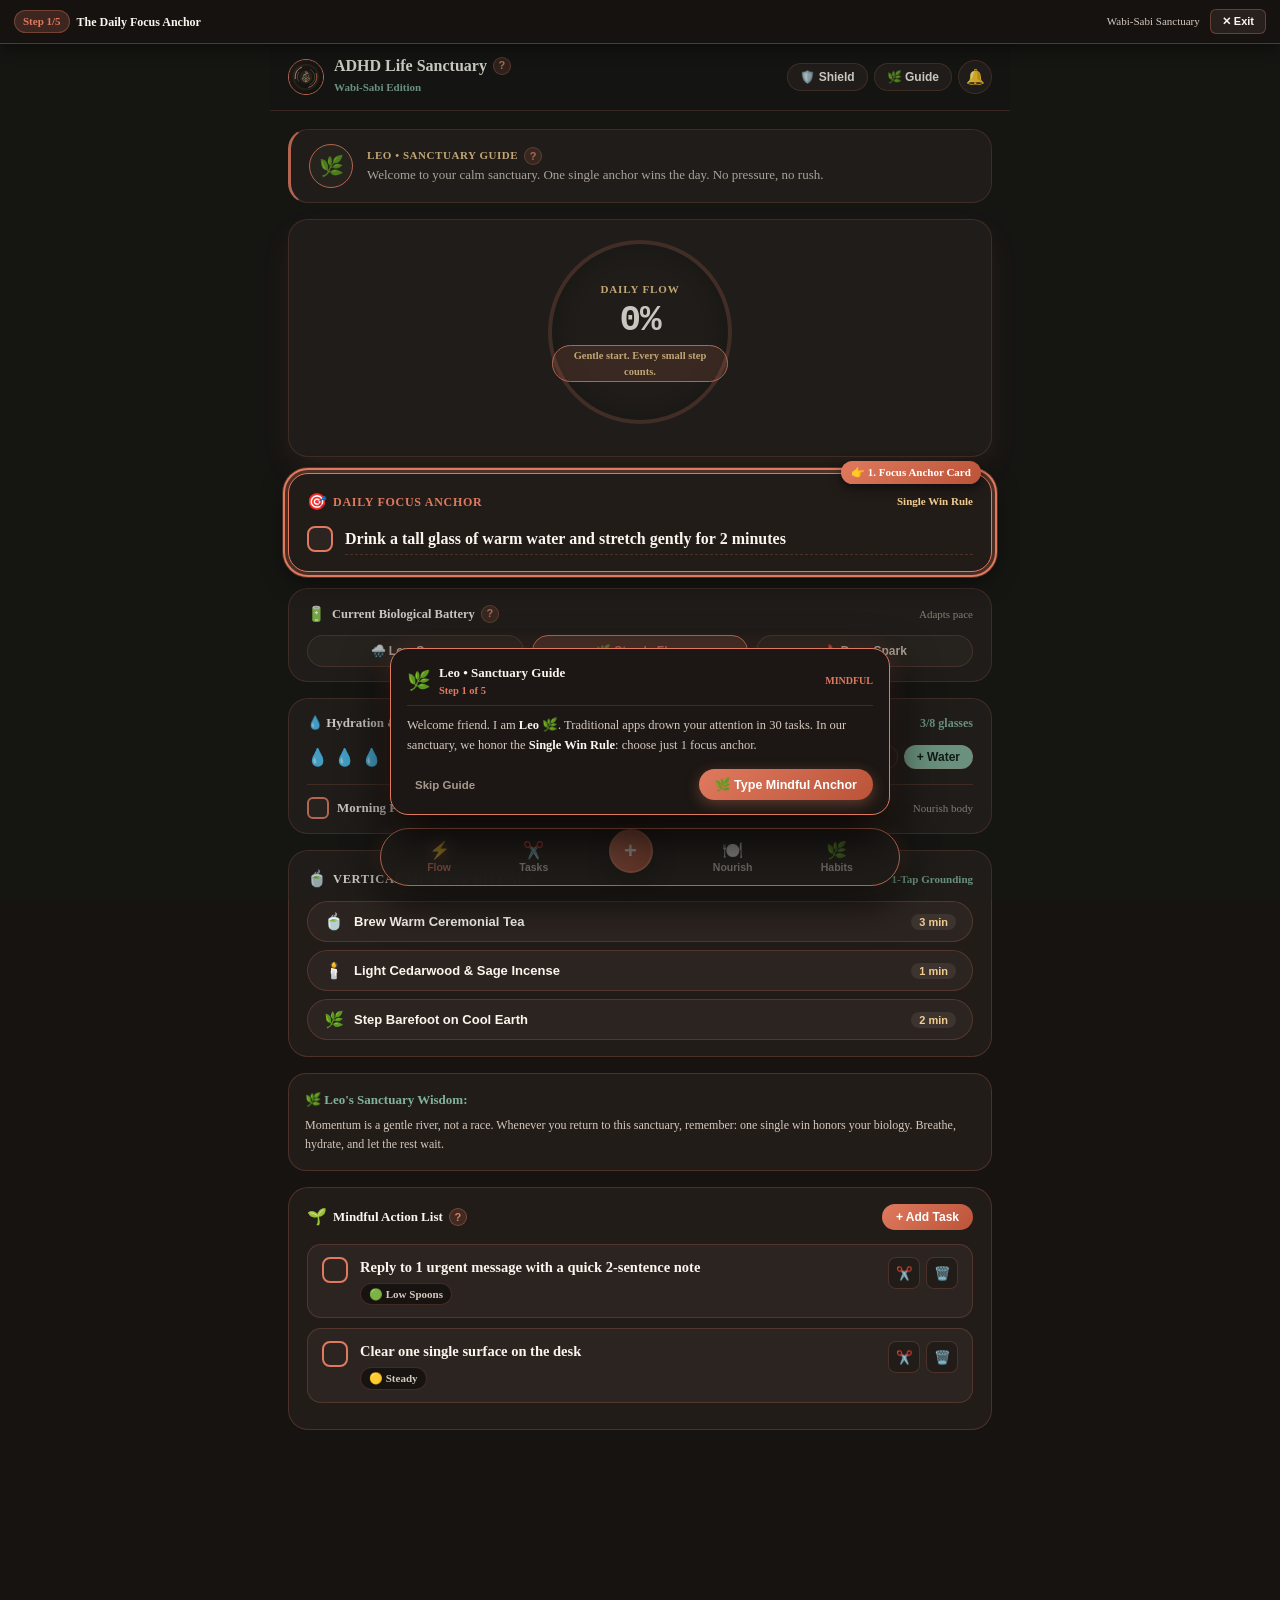
<file: adhd-life-planner-3/index.html>
<!DOCTYPE html>
<html lang="en">
<head>
  <meta charset="utf-8">
  <meta name="viewport" content="width=device-width, initial-scale=1, viewport-fit=cover">
  <title>ADHD Life Planner — Wabi-Sabi Sanctuary</title>
  <meta name="description" content="Mindful personal life OS engineered for neurodivergent momentum, dopamine regulation, and low-spoons ease.">
  <meta name="theme-color" content="#161311">
  <meta name="apple-mobile-web-app-capable" content="yes">
  <meta name="apple-mobile-web-app-status-bar-style" content="black-translucent">
  <meta name="apple-mobile-web-app-title" content="ADHD Life 3">
  <link rel="manifest" href="./manifest.json">
  <link rel="icon" type="image/svg+xml" href="./assets/icon.svg">
  <link rel="apple-touch-icon" href="./assets/apple-touch-icon.png">

  <link rel="stylesheet" href="./css/harmony-theme.css">
  <link rel="stylesheet" href="./css/zen-layout.css">
  <link rel="stylesheet" href="./css/leo-tour.css">
</head>
<body data-theme="sage-harmony">

  <div class="zen-shell">

    <!-- Top Sticky Header -->
    <header class="zen-header">
      <div class="header-inner">
        <div class="brand-group">
          <div class="brand-circle-icon">
            <img src="./assets/icon.svg" alt="Sanctuary Logo" />
          </div>
          <div class="brand-text">
            <div style="display:flex;align-items:center;gap:6px;">
              <h1>ADHD Life Sanctuary</h1>
              <button type="button" class="leo-help-badge" data-leo-help="privacy.offline" title="Zero-Cloud Privacy Guarantee">?</button>
            </div>
            <span class="brand-tagline">Wabi-Sabi Edition</span>
          </div>
        </div>
        <div class="header-btns">
          <button type="button" class="btn-zen-pill" id="btn-burnout-shield" title="Low-Spoons Sanctuary (Fog Mode)">🛡️ Shield</button>
          <button type="button" class="btn-zen-pill" id="btn-launch-tour" title="Leo's Mindful Tour">🌿 Guide</button>
          <button type="button" class="btn-zen-icon" id="btn-toggle-sound" title="Harmonic Chimes">🔔</button>
        </div>
      </div>
    </header>

    <!-- MAIN APP SCREENS -->
    <main>

      <!-- 1. SCREEN: TODAY (RADIAL HERO, FOCUS ANCHOR & VITALS) -->
      <section id="screen-today" class="screen active">

        <!-- Leo Mindful Companion Banner -->
        <div class="leo-greeting-card">
          <div class="leo-avatar-badge">🌿</div>
          <div style="flex:1;">
            <div style="display:flex;align-items:center;gap:6px;">
              <span class="leo-name-tag">Leo • Sanctuary Guide</span>
              <button type="button" class="leo-help-badge" data-leo-help="anchor.focus" title="Single Win Rule">?</button>
            </div>
            <p class="leo-greeting-text" id="leo-greeting-text">
              Welcome to your calm sanctuary. One single anchor wins the day. No pressure, no rush.
            </p>
          </div>
        </div>

        <!-- Concentric Radial Momentum Dial -->
        <div class="radial-hero-card">
          <div class="dial-track-ring">
            <span class="dial-label">Daily Flow</span>
            <span class="dial-number" id="dial-number">0%</span>
            <span class="dial-status-pill" id="dial-status-pill">Ready when you are.</span>
          </div>
        </div>

        <!-- Zen Daily Anchor Card -->
        <div class="zen-anchor-card" id="daily-anchor-card">
          <div class="zen-anchor-header">
            <div style="display:flex;align-items:center;gap:6px;">
              <span style="font-size:16px;">🎯</span>
              <span style="font-weight:800;font-size:12px;text-transform:uppercase;letter-spacing:0.06em;color:var(--accent-primary);">Daily Focus Anchor</span>
            </div>
            <span style="font-size:11px;color:var(--accent-gold);font-weight:700;">Single Win Rule</span>
          </div>
          <div class="zen-anchor-row">
            <label class="custom-check-label">
              <input type="checkbox" id="anchor-checkbox" />
              <span class="custom-check-box"></span>
            </label>
            <input type="text" id="anchor-input" class="zen-input-anchor" placeholder="What is your 1 gentle intention today?" />
          </div>
        </div>

        <!-- Capacity Battery Dial -->
        <div class="energy-dial-card">
          <div style="display:flex;justify-content:space-between;align-items:center;">
            <div style="display:flex;align-items:center;gap:6px;">
              <span>🔋</span>
              <span style="font-size:12.5px;font-weight:800;color:var(--text-zen);">Current Biological Battery</span>
              <button type="button" class="leo-help-badge" data-leo-help="energy.dial" title="Battery Matching">?</button>
            </div>
            <span style="font-size:11px;color:var(--text-hint);">Adapts pace</span>
          </div>
          <div class="energy-pills-row" id="energy-dial-bar">
            <button type="button" class="energy-pill" data-energy="low">🌧️ Low Spoons</button>
            <button type="button" class="energy-pill active" data-energy="normal">🌿 Steady Flow</button>
            <button type="button" class="energy-pill" data-energy="high">🔥 Deep Spark</button>
          </div>
        </div>

        <!-- Grounding Vitals (Water + Meds) -->
        <div class="zen-vitals-card">
          <div style="display:flex;justify-content:space-between;align-items:center;margin-bottom:12px;">
            <span style="font-weight:800;font-size:13px;color:var(--text-zen);">💧 Hydration & Grounding</span>
            <span style="font-size:12px;font-weight:700;color:var(--accent-mint);" id="water-count-display">3/8 glasses</span>
          </div>
          <div style="display:flex;justify-content:space-between;align-items:center;">
            <div class="water-pills-wrap" id="water-pills-row"></div>
            <div style="display:flex;gap:6px;">
              <button type="button" class="btn-zen-pill" id="btn-water-sub" style="padding:4px 10px;">-</button>
              <button type="button" class="btn-zen-pill" id="btn-water-add" style="padding:4px 12px;background:var(--accent-mint);color:#101915;">+ Water</button>
            </div>
          </div>
          <div style="margin-top:14px;padding-top:12px;border-top:1px solid var(--border-zen);display:flex;justify-content:space-between;align-items:center;">
            <label class="custom-check-label">
              <input type="checkbox" id="meds-checkbox" />
              <span class="custom-check-box" style="width:22px;height:22px;border-radius:6px;"></span>
              <span style="font-size:13px;font-weight:600;margin-left:8px;">Morning Fuel / Meds Taken</span>
            </label>
            <span style="font-size:11px;color:var(--text-hint);">Nourish body</span>
          </div>
        </div>

        <!-- Vertical Mindful Dopamine Rituals (Shop 3 Signature) -->
        <div class="tasks-container-card" style="padding:16px 18px;margin-bottom:16px;">
          <div style="display:flex;justify-content:space-between;align-items:center;margin-bottom:8px;">
            <div style="display:flex;align-items:center;gap:6px;">
              <span style="font-size:16px;">🍵</span>
              <span style="font-weight:800;font-size:12.5px;color:var(--text-zen);text-transform:uppercase;letter-spacing:0.05em;">Vertical Mindful Rituals</span>
            </div>
            <span style="font-size:11px;color:var(--accent-mint);font-weight:700;">1-Tap Grounding</span>
          </div>
          <div class="zen-rituals-stack" id="zen-quick-rituals">
            <button type="button" class="zen-ritual-pill" data-ritual="tea">
              <div class="zen-ritual-lead">
                <span class="zen-ritual-glyph">🍵</span>
                <span class="zen-ritual-name">Brew Warm Ceremonial Tea</span>
              </div>
              <span class="zen-ritual-dur">3 min</span>
            </button>
            <button type="button" class="zen-ritual-pill" data-ritual="incense">
              <div class="zen-ritual-lead">
                <span class="zen-ritual-glyph">🕯️</span>
                <span class="zen-ritual-name">Light Cedarwood & Sage Incense</span>
              </div>
              <span class="zen-ritual-dur">1 min</span>
            </button>
            <button type="button" class="zen-ritual-pill" data-ritual="grounding">
              <div class="zen-ritual-lead">
                <span class="zen-ritual-glyph">🌿</span>
                <span class="zen-ritual-name">Step Barefoot on Cool Earth</span>
              </div>
              <span class="zen-ritual-dur">2 min</span>
            </button>
          </div>
        </div>

        <!-- Leo Mindful Sanctuary Wisdom Note -->
        <div style="background:var(--bg-card);border:1px solid var(--border-zen);border-radius:18px;padding:16px;margin-bottom:16px;">
          <div style="font-size:13px;font-weight:700;color:var(--accent-mint);margin-bottom:6px;">🌿 Leo's Sanctuary Wisdom:</div>
          <p style="font-size:12px;color:var(--text-muted);line-height:1.6;">
            Momentum is a gentle river, not a race. Whenever you return to this sanctuary, remember: one single win honors your biology. Breathe, hydrate, and let the rest wait.
          </p>
        </div>

        <!-- Active Tasks Preview -->
        <div class="tasks-container-card">
          <div style="display:flex;justify-content:space-between;align-items:center;margin-bottom:14px;">
            <div style="display:flex;align-items:center;gap:6px;">
              <span style="font-size:16px;">🌱</span>
              <span style="font-weight:800;font-size:13px;color:var(--text-zen);">Mindful Action List</span>
              <button type="button" class="leo-help-badge" data-leo-help="dechunk.paralysis" title="De-chunker Info">?</button>
            </div>
            <button type="button" class="btn-zen-primary" id="btn-open-add-task" style="padding:6px 14px;font-size:12px;">+ Add Task</button>
          </div>
          <div id="active-tasks-list"></div>
        </div>

      </section>

      <!-- 2. SCREEN: TASKS (FULL MANAGER & DE-CHUNKER) -->
      <section id="screen-tasks" class="screen">
        <div class="tasks-container-card">
          <div style="display:flex;justify-content:space-between;align-items:center;margin-bottom:16px;">
            <div>
              <h2 style="font-size:16px;font-weight:800;color:var(--text-zen);">Executive Task De-chunker</h2>
              <p style="font-size:12px;color:var(--text-muted);">Split any overwhelming chore into gentle 3-minute micro-actions.</p>
            </div>
            <button type="button" class="btn-zen-primary" onclick="ZenApp.openModal('modal-add-task')" style="padding:6px 14px;font-size:12px;">+ Add Task</button>
          </div>
          <p style="font-size:12px;color:var(--text-hint);margin-bottom:14px;">
            Tap the ✂️ icon next to any task to let Leo create gentle 3-minute steps.
          </p>
        </div>
      </section>

      <!-- 3. SCREEN: DOPAMINE (4-QUADRANT SANCTUARY) -->
      <section id="screen-dopamine" class="screen">
        <div class="tasks-container-card">
          <div style="display:flex;justify-content:space-between;align-items:center;margin-bottom:14px;">
            <div>
              <div style="display:flex;align-items:center;gap:6px;">
                <h2 style="font-size:16px;font-weight:800;color:var(--text-zen);">4-Quadrant Dopamine Sanctuary</h2>
                <button type="button" class="leo-help-badge" data-leo-help="dopamine.menu" title="Dopamine Menu Science">?</button>
              </div>
              <p style="font-size:12px;color:var(--text-muted);">Restorative stimulation to dissolve paralysis and doom-scrolling.</p>
            </div>
            <div style="display:flex;gap:6px;">
              <button type="button" class="btn-zen-primary" id="btn-dopamine-surprise" style="padding:6px 14px;font-size:12px;">✨ Surprise Me</button>
              <button type="button" class="btn-zen-secondary" id="btn-open-add-dopamine" style="padding:6px 12px;font-size:12px;">+ Add</button>
            </div>
          </div>
        </div>

        <div class="dopamine-grid">
          <div class="dopamine-quadrant-card">
            <span style="font-size:13px;font-weight:800;color:var(--accent-mint);margin-bottom:10px;">🥗 Appetizers (2–5 min)</span>
            <div id="dopamine-list-appetizers"></div>
          </div>
          <div class="dopamine-quadrant-card">
            <span style="font-size:13px;font-weight:800;color:var(--accent-primary);margin-bottom:10px;">🍲 Entrees (Deep Focus)</span>
            <div id="dopamine-list-entrees"></div>
          </div>
          <div class="dopamine-quadrant-card">
            <span style="font-size:13px;font-weight:800;color:var(--accent-gold);margin-bottom:10px;">🍟 Sides (Sensory Cues)</span>
            <div id="dopamine-list-sides"></div>
          </div>
          <div class="dopamine-quadrant-card">
            <span style="font-size:13px;font-weight:800;color:var(--accent-rose);margin-bottom:10px;">🍰 Desserts (Rest Rewards)</span>
            <div id="dopamine-list-desserts"></div>
          </div>
        </div>
      </section>

      <!-- 4. SCREEN: ROUTINES (GRACE STREAKS & HABITS) -->
      <section id="screen-routines" class="screen">
        <div class="streak-banner-card">
          <div style="display:flex;justify-content:space-between;align-items:center;">
            <div style="display:flex;align-items:center;gap:6px;">
              <span style="font-size:18px;">🌿</span>
              <span style="font-weight:800;font-size:14px;color:var(--text-zen);">Guilt-Free Grace Streaks</span>
              <button type="button" class="leo-help-badge" data-leo-help="streaks.grace" title="Grace Days Explained">?</button>
            </div>
            <span style="font-size:11px;color:var(--accent-gold);font-weight:700;">Zero-Shame Rhythm</span>
          </div>
          <div class="streak-metrics-grid">
            <div class="streak-metric-item">
              <span class="metric-val" id="streak-count-days">1 Day</span>
              <span class="metric-lbl">Active Momentum</span>
            </div>
            <div class="streak-metric-item">
              <span class="metric-val" id="streak-grace-left">2 Grace Days</span>
              <span class="metric-lbl">Safety Pool</span>
            </div>
            <div class="streak-metric-item">
              <span class="metric-val" id="streak-total-days">1 Total Wins</span>
              <span class="metric-lbl">Lifetime Wins</span>
            </div>
          </div>
        </div>

        <div class="tasks-container-card">
          <div class="routine-slot-header">
            <span>🌅 Morning Launchpad</span>
            <span style="font-size:11px;color:var(--text-hint);">Gentle awakening</span>
          </div>
          <div id="routines-list-morning"></div>
        </div>

        <div class="tasks-container-card">
          <div class="routine-slot-header">
            <span>☀️ Midday Grounding</span>
            <span style="font-size:11px;color:var(--text-hint);">Rest & hydrate</span>
          </div>
          <div id="routines-list-afternoon"></div>
        </div>

        <div class="tasks-container-card">
          <div class="routine-slot-header">
            <span>🌙 Evening Wind-Down</span>
            <span style="font-size:11px;color:var(--text-hint);">Peaceful shutdown</span>
          </div>
          <div id="routines-list-evening"></div>
        </div>
      </section>

      <!-- 5. SCREEN: BRAIN DUMP -->
      <section id="screen-braindump" class="screen">
        <div class="tasks-container-card">
          <div style="display:flex;justify-content:space-between;align-items:center;margin-bottom:12px;">
            <div style="display:flex;align-items:center;gap:6px;">
              <h2 style="font-size:16px;font-weight:800;color:var(--text-zen);">Mind Unburdening</h2>
              <button type="button" class="leo-help-badge" data-leo-help="braindump.memory" title="Brain Dump Science">?</button>
            </div>
            <span style="font-size:11px;color:var(--accent-mint);font-weight:700;">Auto-saved</span>
          </div>
          <p style="font-size:12px;color:var(--text-muted);margin-bottom:12px;">
            Release mental clutter, fleeting ideas, and worries here. Keep working memory clear.
          </p>
          <textarea id="braindump-textarea" class="zen-textarea" rows="14" placeholder="Unburden your mind here..."></textarea>
        </div>
      </section>

      <!-- 6. SCREEN: SETTINGS (CONFIG & PRIVACY) -->
      <section id="screen-settings" class="screen">
        <div class="tasks-container-card">
          <h2 style="font-size:16px;font-weight:800;color:var(--text-zen);margin-bottom:14px;">Wabi-Sabi Sanctuary Themes</h2>
          <div>
            <label style="font-size:12px;font-weight:700;color:var(--text-muted);display:block;margin-bottom:6px;">Palette</label>
            <select id="setting-theme-select" class="zen-select">
              <option value="sage-harmony">Sage Harmony (Warm Espresso & Terracotta)</option>
              <option value="ocean-calm">Ocean Calm (Deep Matcha & Sage)</option>
              <option value="oled-minimal">OLED Minimal (Dark Charcoal & Amber)</option>
              <option value="sand-linen">Sand & Linen (Soft Editorial Light)</option>
            </select>
          </div>
        </div>

        <div class="tasks-container-card">
          <h2 style="font-size:16px;font-weight:800;color:var(--text-zen);margin-bottom:14px;">Local Data Backup & Privacy</h2>
          <p style="font-size:12px;color:var(--text-muted);margin-bottom:14px;">
            Your sanctuary data is 100% private and stored locally on your device.
          </p>
          <div style="display:flex;gap:10px;flex-wrap:wrap;">
            <button type="button" class="btn-zen-primary" id="btn-export-json">💾 Export Backup (JSON)</button>
            <label class="btn-zen-secondary" style="cursor:pointer;display:inline-flex;align-items:center;">
              📂 Restore Backup
              <input type="file" id="input-import-json" accept=".json" style="display:none;" />
            </label>
          </div>
          <div style="margin-top:20px;padding-top:14px;border-top:1px solid var(--border-zen);">
            <button type="button" class="btn-zen-secondary" id="btn-reset-all" style="color:var(--accent-rose);font-size:12px;">⚠️ Reset to Defaults</button>
          </div>
        </div>
      </section>

    </main>

    <!-- CURVED FLOATING ZEN ISLAND NAV DOCK (Signature Shop 3 Navigation) -->
    <nav class="zen-floating-island" id="zen-island-nav" aria-label="Sanctuary Navigation">
      <button type="button" class="island-tab active" data-tab="today">
        <span class="island-glyph">⚡</span>
        <span>Flow</span>
      </button>
      <button type="button" class="island-tab" data-tab="tasks">
        <span class="island-glyph">✂️</span>
        <span>Tasks</span>
      </button>
      
      <!-- Central Raised Seed Action FAB -->
      <button type="button" class="island-seed-fab" id="btn-island-fab" title="Open Sanctuary Drawer" aria-label="Open Sanctuary Drawer">
        +
      </button>

      <button type="button" class="island-tab" data-tab="dopamine">
        <span class="island-glyph">🍽️</span>
        <span>Nourish</span>
      </button>
      <button type="button" class="island-tab" data-tab="routines">
        <span class="island-glyph">🌿</span>
        <span>Habits</span>
      </button>
    </nav>

  </div>

  <!-- SLIDE-UP SANCTUARY DRAWER -->
  <div class="zen-drawer-overlay" id="zen-drawer-overlay">
    <div class="zen-drawer-sheet">
      <div class="drawer-handle-bar"></div>
      <div style="display:flex;justify-content:space-between;align-items:center;margin-bottom:14px;">
        <h3 style="font-size:15px;font-weight:800;color:var(--text-zen);">Sanctuary Actions</h3>
        <button type="button" class="zen-modal-close" onclick="ZenApp.switchTab('today')">✕</button>
      </div>
      <div class="drawer-links-grid">
        <button type="button" class="drawer-link-btn" onclick="ZenApp.openModal('modal-add-task'); document.getElementById('zen-drawer-overlay').classList.remove('active');">
          <span class="drawer-btn-glyph">✂️</span>
          <div class="drawer-btn-text">
            <strong>Add & De-chunk Task</strong>
            <span>Split intimidating projects into 3-min steps</span>
          </div>
        </button>
        <button type="button" class="drawer-link-btn" data-drawer-tab="braindump">
          <span class="drawer-btn-glyph">📝</span>
          <div class="drawer-btn-text">
            <strong>Mind Unburdening</strong>
            <span>Offload thoughts into the scratchpad</span>
          </div>
        </button>
        <button type="button" class="drawer-link-btn" data-drawer-tab="settings">
          <span class="drawer-btn-glyph">⚙️</span>
          <div class="drawer-btn-text">
            <strong>Themes & Settings</strong>
            <span>Wabi-sabi palettes & local backup</span>
          </div>
        </button>
      </div>
    </div>
  </div>

  <!-- MODALS -->

  <!-- Modal: Add Task -->
  <div id="modal-add-task" class="zen-modal-overlay">
    <div class="zen-modal-box">
      <div class="zen-modal-header">
        <h3 class="zen-modal-title">Add Sanctuary Task</h3>
        <button type="button" class="zen-modal-close" data-close-modal="modal-add-task">✕</button>
      </div>
      <form id="form-add-task">
        <div class="zen-form-group">
          <label>Task Title</label>
          <input type="text" id="input-task-title" class="zen-input" placeholder="e.g. Tidy messy room" required />
        </div>
        <div class="zen-form-group">
          <label>Energy Required</label>
          <select id="select-task-energy" class="zen-select">
            <option value="low">🟢 Low Spoons (Survival / 2 min)</option>
            <option value="normal" selected>🟡 Steady Flow (Standard)</option>
            <option value="high">🔥 Deep Spark (Willpower required)</option>
          </select>
        </div>
        <div style="display:flex;justify-content:flex-end;gap:8px;margin-top:16px;">
          <button type="button" class="btn-zen-secondary" data-close-modal="modal-add-task">Cancel</button>
          <button type="submit" class="btn-zen-primary">Save Task</button>
        </div>
      </form>
    </div>
  </div>

  <!-- Modal: Add Dopamine Item -->
  <div id="modal-add-dopamine" class="zen-modal-overlay">
    <div class="zen-modal-box">
      <div class="zen-modal-header">
        <h3 class="zen-modal-title">Add Dopamine Nourishment</h3>
        <button type="button" class="zen-modal-close" data-close-modal="modal-add-dopamine">✕</button>
      </div>
      <form id="form-add-dopamine">
        <div class="zen-form-group">
          <label>Category</label>
          <select id="select-dopamine-category" class="zen-select">
            <option value="appetizers">Appetizers (Quick 2–5 min resets)</option>
            <option value="entrees">Entrees (Deep nourishing focus)</option>
            <option value="sides">Sides (Sensory backdrop)</option>
            <option value="desserts">Desserts (Restful guilt-free treats)</option>
          </select>
        </div>
        <div class="zen-form-group">
          <label>Activity Title</label>
          <input type="text" id="input-dopamine-title" class="zen-input" placeholder="e.g. Herbal tea & breathe" required />
        </div>
        <div class="zen-form-group">
          <label>Duration / Note</label>
          <input type="text" id="input-dopamine-duration" class="zen-input" placeholder="e.g. 3 min or Passive" />
        </div>
        <div style="display:flex;justify-content:flex-end;gap:8px;margin-top:16px;">
          <button type="button" class="btn-zen-secondary" data-close-modal="modal-add-dopamine">Cancel</button>
          <button type="submit" class="btn-zen-primary">Add Item</button>
        </div>
      </form>
    </div>
  </div>

  <!-- Modal: Surprise Pick -->
  <div id="modal-surprise-pick" class="zen-modal-overlay">
    <div class="zen-modal-box" style="text-align:center;">
      <div style="font-size:32px;margin-bottom:8px;">✨</div>
      <h3 style="font-size:16px;font-weight:800;color:var(--text-zen);margin-bottom:4px;">Your Mindful Dopamine Reset</h3>
      <p style="font-size:12px;color:var(--text-muted);margin-bottom:14px;">Instant stimulation to break task paralysis</p>
      <div style="background:var(--bg-chip);border:1px solid var(--border-zen);border-radius:14px;padding:16px;margin-bottom:16px;">
        <div id="surprise-pick-title" style="font-size:15px;font-weight:800;color:var(--accent-primary);margin-bottom:6px;"></div>
        <div id="surprise-pick-duration" style="font-size:12px;color:var(--accent-gold);font-weight:700;"></div>
      </div>
      <button type="button" class="btn-zen-primary" data-close-modal="modal-surprise-pick" style="width:100%;">I'll Do This Right Now</button>
    </div>
  </div>

  <!-- JavaScript Modules -->
  <script src="./js/engine.js"></script>
  <script src="./js/storage.js"></script>
  <script src="./js/leo-help.js"></script>
  <script src="./js/leo-tour.js"></script>
  <script src="./js/zen-controller.js"></script>
</body>
</html>
</file>
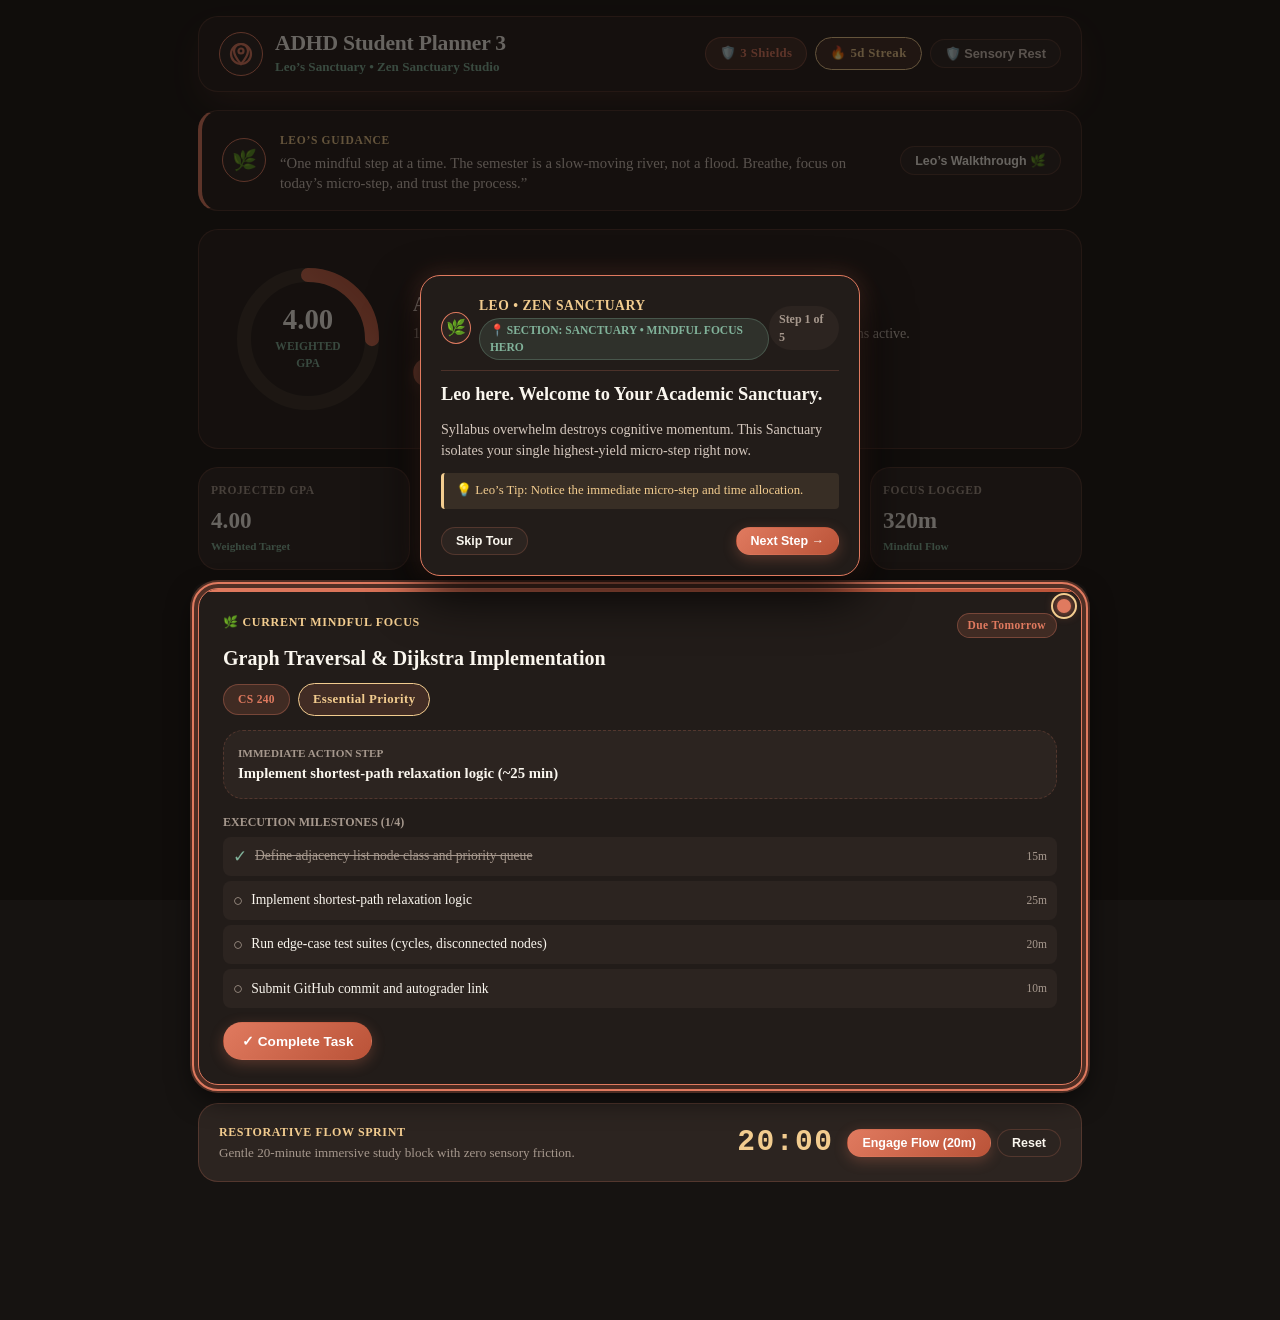
<file: adhd-student-planner-3/index.html>
<!DOCTYPE html>
<html lang="en">
<head>
  <meta charset="UTF-8">
  <meta name="viewport" content="width=device-width, initial-scale=1.0, maximum-scale=1.0, user-scalable=no">
  <title>ADHD Student Planner 3 — Wabi-Sabi Academic Sanctuary</title>
  <meta name="description" content="Mindful academic sanctuary OS engineered for neurodivergent focus, calm syllabus de-chunking, and cognitive flow. 100% private offline PWA.">
  <meta name="theme-color" content="#161311">
  <link rel="manifest" href="manifest.json">
  <link rel="apple-touch-icon" href="assets/apple-touch-icon.png">
  <link rel="icon" type="image/png" sizes="32x32" href="assets/favicon-32.png">

  <!-- Zen Sanctuary Stylesheets -->
  <link rel="stylesheet" href="css/harmony-theme.css?v=2.0.3">
  <link rel="stylesheet" href="css/zen-layout.css?v=2.0.3">
  <link rel="stylesheet" href="css/leo-tour.css?v=2.0.3">

  <!-- Mission-Critical Zero-Blur Override (RULE-16 / G-16 / G-19 / G-21) -->
  <style id="zen-zero-blur-lockout">
    #tutorial-overlay,
    .tutorial-overlay {
      background: transparent !important;
      backdrop-filter: none !important;
      -webkit-backdrop-filter: none !important;
      filter: none !important;
    }
  </style>
</head>
<body data-theme="sage-harmony" data-active-tab="dashboard">

  <!-- Immediate Cache-Buster & Legacy Service Worker Purge (G-21) -->
  <script>
    (function() {
      if ('caches' in window) {
        caches.keys().then(function(keys) {
          keys.forEach(function(k) {
            if (k === 'adhd-student-zen-v1' || k === 'adhd-student-zen-v2' || (k.indexOf('zen') !== -1 && k !== 'adhd-student-zen-v3')) {
              caches.delete(k);
              console.log('[Cache Purge] Deleted legacy cache:', k);
            }
          });
        });
      }
      if ('serviceWorker' in navigator) {
        navigator.serviceWorker.getRegistrations().then(function(regs) {
          regs.forEach(function(r) { r.update(); });
        });
      }
    })();
  </script>

  <div class="zen-shell">
    <!-- Executive Zen Header -->
    <header class="zen-header">
      <div class="brand-telemetry">
        <div class="brand-zen-icon">
          <svg width="24" height="24" viewBox="0 0 24 24" fill="none" stroke="currentColor" stroke-width="2.2">
            <circle cx="12" cy="12" r="10"/>
            <path d="M12 2a7 7 0 0 0-7 7c0 5 7 13 7 13s7-8 7-13a7 7 0 0 0-7-7z"/>
            <circle cx="12" cy="9" r="2.5"/>
          </svg>
        </div>
        <div class="brand-text">
          <h1 class="brand-title">ADHD Student Planner 3</h1>
          <div class="brand-subtitle">Leo’s Sanctuary • Zen Sanctuary Studio</div>
        </div>
      </div>

      <div class="header-status-capsules">
        <span id="badge-grace-tokens" class="zen-badge">🛡️ 3 Shields</span>
        <span id="badge-study-streak" class="zen-badge" style="border-color: var(--accent-gold); color: var(--accent-gold);">🔥 5d Streak</span>
        <button id="btn-fog-zen" class="btn-fog-zen" aria-label="Toggle Sensory Rest Mode">
          🛡️ Sensory Rest
        </button>
      </div>
    </header>

    <!-- Leo Companion Grounding Greeting Banner -->
    <div class="leo-greeting-card">
      <div class="leo-avatar-wrap">
        <div class="leo-avatar-badge">🌿</div>
        <div>
          <span class="leo-name-tag">Leo’s Guidance</span>
          <div class="leo-greeting-text">
            “One mindful step at a time. The semester is a slow-moving river, not a flood. Breathe, focus on today’s micro-step, and trust the process.”
          </div>
        </div>
      </div>
      <button id="btn-restart-tour" class="btn-zen btn-zen-sm btn-zen-secondary" style="flex-shrink: 0;">
        Leo’s Walkthrough 🌿
      </button>
    </div>

    <!-- MAIN APP SCREEN SECTIONS -->
    <main id="zen-main-container">

      <!-- Screen 1: Sanctuary (Dashboard) -->
      <section id="screen-dashboard" class="zen-screen active">
        <!-- Concentric Radial Momentum Dial -->
        <div id="radial-hero-card" class="radial-hero-card">
          <!-- Populated dynamically by zen-controller.js -->
        </div>

        <!-- 4-Tile Zen Telemetry Grid -->
        <div id="zen-telemetry-grid" class="zen-telemetry-grid">
          <div class="zen-tile">
            <span class="tile-label">Projected GPA</span>
            <div id="telemetry-val-gpa" class="tile-value">3.85</div>
            <span class="tile-sub">Weighted Target</span>
          </div>

          <div class="zen-tile">
            <span class="tile-label">Urgent Load</span>
            <div id="telemetry-val-urgent" class="tile-value" style="color: var(--accent-primary);">1 Urgent</div>
            <span class="tile-sub">&lt; 48h Horizon</span>
          </div>

          <div class="zen-tile">
            <span class="tile-label">Grace Status</span>
            <div id="telemetry-val-grace" class="tile-value" style="color: var(--accent-mint);">3 Shields</div>
            <span class="tile-sub">Anti-Guilt Guard</span>
          </div>

          <div class="zen-tile">
            <span class="tile-label">Focus Logged</span>
            <div id="telemetry-val-minutes" class="tile-value">320m</div>
            <span class="tile-sub">Mindful Flow</span>
          </div>
        </div>

        <!-- Single Mindful Focus Card -->
        <div id="zen-focus-hero" class="zen-focus-card">
          <!-- Populated dynamically by zen-controller.js -->
        </div>

        <!-- Restorative Flow Sprint Widget -->
        <div class="zen-sprint-widget">
          <div>
            <div style="font-size: 0.75rem; font-weight: 800; text-transform: uppercase; color: var(--accent-gold); letter-spacing: 0.05em;">
              Restorative Flow Sprint
            </div>
            <div style="font-size: 0.82rem; color: var(--text-hint); margin-top: 2px;">
              Gentle 20-minute immersive study block with zero sensory friction.
            </div>
          </div>
          <div style="display: flex; align-items: center; gap: 14px;">
            <div id="sprint-digits-zen" class="sprint-digits-zen">20:00</div>
            <div style="display: flex; gap: 6px;">
              <button id="btn-sprint-toggle" class="btn-zen btn-zen-sm btn-zen-primary">Engage Flow (20m)</button>
              <button id="btn-sprint-reset" class="btn-zen btn-zen-sm btn-zen-secondary">Reset</button>
            </div>
          </div>
        </div>
      </section>

      <!-- Screen 2: Deliverables (Tasks) -->
      <section id="screen-assignments" class="zen-screen">
        <div style="display: flex; justify-content: space-between; align-items: center; margin-bottom: 18px; flex-wrap: wrap; gap: 10px;">
          <div>
            <h2 style="font-size: 1.35rem; font-weight: 800; color: var(--text-zen);">Academic Deliverables</h2>
            <p style="font-size: 0.85rem; color: var(--text-hint);">Mindfully decomposed milestones with calibrated urgency horizons.</p>
          </div>
          <button class="btn-zen btn-zen-primary" data-open-modal="modal-add-assignment">+ Log Deliverable</button>
        </div>

        <div id="list-assignments">
          <!-- Populated dynamically by zen-controller.js -->
        </div>
      </section>

      <!-- Screen 3: Curriculum (Courses) -->
      <section id="screen-courses" class="zen-screen">
        <div style="display: flex; justify-content: space-between; align-items: center; margin-bottom: 18px; flex-wrap: wrap; gap: 10px;">
          <div>
            <h2 style="font-size: 1.35rem; font-weight: 800; color: var(--text-zen);">Curriculum Architecture</h2>
            <p style="font-size: 0.85rem; color: var(--text-hint);">Weighted grade balance algorithms and academic contact harmony.</p>
          </div>
          <button class="btn-zen btn-zen-primary" data-open-modal="modal-add-course">+ Enroll Course</button>
        </div>

        <div id="grid-courses" class="grid-courses">
          <!-- Populated dynamically by zen-controller.js -->
        </div>
      </section>

      <!-- Screen 4: Exams (Exams) -->
      <section id="screen-exams" class="zen-screen">
        <div style="display: flex; justify-content: space-between; align-items: center; margin-bottom: 18px; flex-wrap: wrap; gap: 10px;">
          <div>
            <h2 style="font-size: 1.35rem; font-weight: 800; color: var(--text-zen);">Exam Radar Horizon</h2>
            <p style="font-size: 0.85rem; color: var(--text-hint);">Serene countdowns and high-yield preparation checklists.</p>
          </div>
          <button class="btn-zen btn-zen-primary" data-open-modal="modal-add-exam">+ Schedule Exam</button>
        </div>

        <div id="list-exams">
          <!-- Populated dynamically by zen-controller.js -->
        </div>
      </section>

      <!-- Screen 5: Settings / Mindful Space -->
      <section id="screen-settings" class="zen-screen">
        <div style="margin-bottom: 18px;">
          <h2 style="font-size: 1.35rem; font-weight: 800; color: var(--text-zen);">Sanctuary Space & Data Sovereignty</h2>
          <p style="font-size: 0.85rem; color: var(--text-hint);">100% browser-local privacy. Zero external servers or tracking.</p>
        </div>

        <div class="zen-card" style="margin-bottom: 16px;">
          <h3 style="font-size: 1.05rem; font-weight: 700; color: var(--text-zen); margin-bottom: 12px;">Visual Harmony Theme</h3>
          <div class="form-group">
            <label class="form-label" for="select-theme">Theme Profile</label>
            <select id="select-theme" class="form-select">
              <option value="sage-harmony">Sage Harmony (Warm Espresso Cacao & Terracotta Luxe)</option>
              <option value="ocean-calm">Ocean Calm (Deep Forest Matcha & Sage Sanctuary)</option>
              <option value="oled-minimal">OLED Minimal (Dark Obsidian with Amber Gold)</option>
              <option value="sand-linen">Sand & Linen (Gentle Light Warm Editorial)</option>
            </select>
          </div>

          <div style="display: flex; align-items: center; gap: 10px; margin-top: 14px;">
            <input type="checkbox" id="chk-sound-enabled" checked style="width: 18px; height: 18px; accent-color: var(--accent-primary);">
            <label for="chk-sound-enabled" style="font-size: 0.85rem; font-weight: 600; color: var(--text-muted);">
              Synthesize gentle singing bowl audio cues upon milestone completion
            </label>
          </div>
        </div>

        <div class="zen-card" style="margin-bottom: 16px;">
          <h3 style="font-size: 1.05rem; font-weight: 700; color: var(--text-zen); margin-bottom: 8px;">Guilt-Free Grace Diagnostics</h3>
          <p style="font-size: 0.85rem; color: var(--text-hint); margin-bottom: 12px;">
            Academic burnout happens. Grace Shields automatically absorb missed study days to protect your psychological momentum.
          </p>
          <div style="display: flex; gap: 20px; font-size: 0.88rem;">
            <div><span style="color: var(--text-hint);">Streak:</span> <strong id="stats-streak-display">5 Consecutive Days</strong></div>
            <div><span style="color: var(--text-hint);">Grace Reserve:</span> <strong id="stats-grace-display">3 Shields Online</strong></div>
          </div>
        </div>

        <div class="zen-card" style="margin-bottom: 16px;">
          <h3 style="font-size: 1.05rem; font-weight: 700; color: var(--text-zen); margin-bottom: 8px;">Data Sovereignty Backups</h3>
          <p style="font-size: 0.85rem; color: var(--text-hint); margin-bottom: 14px;">
            Export your complete semester archive as standard JSON anytime.
          </p>
          <div style="display: flex; gap: 10px; flex-wrap: wrap;">
            <button id="btn-export-json" class="btn-zen btn-zen-secondary">💾 Export JSON Snapshot</button>
            <label class="btn-zen btn-zen-secondary" style="cursor: pointer;">
              📥 Restore Snapshot
              <input type="file" id="input-import-file" accept=".json" style="display: none;">
            </label>
            <button id="btn-clean-slate" class="btn-zen btn-zen-secondary" style="color: var(--accent-rose);">🗑️ Clear to Clean Slate</button>
            <button id="btn-load-sample" class="btn-zen btn-zen-secondary">🌱 Load Sample Data</button>
          </div>
        </div>
      </section>

    </main>

    <!-- CURVED FLOATING ZEN ISLAND NAV DOCK (Signature Shop 3 Feature - RULE-03, RULE-12, RULE-14) -->
    <nav class="zen-floating-island" aria-label="Sanctuary Navigation Dock">
      <button class="island-tab active" data-tab="dashboard">
        <svg viewBox="0 0 24 24" fill="none" stroke="currentColor" stroke-width="2.2"><circle cx="12" cy="12" r="10"/><path d="M12 2a7 7 0 0 0-7 7c0 5 7 13 7 13s7-8 7-13a7 7 0 0 0-7-7z"/><circle cx="12" cy="9" r="2.5"/></svg>
        <span>Sanctuary</span>
      </button>
      <button class="island-tab" data-tab="assignments">
        <svg viewBox="0 0 24 24" fill="none" stroke="currentColor" stroke-width="2.2"><polyline points="9 11 12 14 22 4"/><path d="M21 12v7a2 2 0 01-2 2H5a2 2 0 01-2-2V5a2 2 0 012-2h11"/></svg>
        <span>Tasks</span>
      </button>
      <button class="island-tab" data-tab="courses">
        <svg viewBox="0 0 24 24" fill="none" stroke="currentColor" stroke-width="2.2"><path d="M4 19.5A2.5 2.5 0 016.5 17H20"/><path d="M6.5 2H20v20H6.5A2.5 2.5 0 014 19.5v-15A2.5 2.5 0 016.5 2z"/></svg>
        <span>Curriculum</span>
      </button>
      <button class="island-tab" data-tab="exams">
        <svg viewBox="0 0 24 24" fill="none" stroke="currentColor" stroke-width="2.2"><circle cx="12" cy="12" r="10"/><polyline points="12 6 12 12 16 14"/></svg>
        <span>Exams</span>
      </button>
      <button class="island-tab" data-tab="settings">
        <svg viewBox="0 0 24 24" fill="none" stroke="currentColor" stroke-width="2.2"><circle cx="12" cy="12" r="3"/><path d="M19.4 15a1.65 1.65 0 00.33 1.82l.06.06a2 2 0 010 2.83 2 2 0 01-2.83 0l-.06-.06a1.65 1.65 0 00-1.82-.33 1.65 1.65 0 00-1 1.51V21a2 2 0 01-2 2 2 2 0 01-2-2v-.09A1.65 1.65 0 009 19.4a1.65 1.65 0 00-1.82.33l-.06.06a2 2 0 01-2.83 0 2 2 0 010-2.83l.06-.06a1.65 1.65 0 00.33-1.82 1.65 1.65 0 00-1.51-1H3a2 2 0 01-2-2 2 2 0 012-2h.09A1.65 1.65 0 004.6 9a1.65 1.65 0 00-.33-1.82l-.06-.06a2 2 0 010-2.83 2 2 0 012.83 0l.06.06a1.65 1.65 0 001.82.33H9a1.65 1.65 0 001-1.51V3a2 2 0 012-2 2 2 0 012 2v.09a1.65 1.65 0 001 1.51 1.65 1.65 0 001.82-.33l.06-.06a2 2 0 012.83 0 2 2 0 010 2.83l-.06.06a1.65 1.65 0 00-.33 1.82V9a1.65 1.65 0 001.51 1H21a2 2 0 012 2 2 2 0 01-2 2h-.09a1.65 1.65 0 00-1.51 1z"/></svg>
        <span>Space</span>
      </button>
    </nav>
  </div>

  <!-- MODAL: ADD ASSIGNMENT -->
  <div id="modal-add-assignment" class="zen-modal" role="dialog" aria-modal="true" aria-labelledby="title-modal-asg">
    <div class="modal-dialog">
      <div class="modal-header">
        <h3 id="title-modal-asg" style="font-size: 1.2rem; font-weight: 800;">Log Academic Deliverable</h3>
        <button class="modal-close" data-close-modal="modal-add-assignment" aria-label="Close dialog">&times;</button>
      </div>
      <form id="form-add-assignment">
        <div class="form-group">
          <label class="form-label" for="input-asg-title">Deliverable Title</label>
          <input type="text" id="input-asg-title" class="form-input" placeholder="e.g. Graph Algorithms Benchmark" required>
        </div>

        <div class="form-group">
          <label class="form-label" for="select-asg-course">Curriculum Course</label>
          <select id="select-asg-course" class="form-select" required></select>
        </div>

        <div class="form-group">
          <label class="form-label" for="select-asg-category">Category</label>
          <select id="select-asg-category" class="form-select">
            <option value="assignments">Paper / Code Project</option>
            <option value="quizzes">Problem Set / Quiz</option>
            <option value="midterm">Midterm Examination</option>
            <option value="final">Final Capstone</option>
          </select>
        </div>

        <div class="form-group">
          <label class="form-label" for="input-asg-date">Due Date</label>
          <input type="date" id="input-asg-date" class="form-input" required>
        </div>

        <div class="form-group" style="display: flex; gap: 8px; align-items: center;">
          <input type="checkbox" id="chk-asg-essential" style="width: 18px; height: 18px; accent-color: var(--accent-primary);">
          <label for="chk-asg-essential" style="font-size: 0.85rem; font-weight: 600; color: var(--accent-gold);">
            Essential Priority (Survives Sensory Rest Mode)
          </label>
        </div>

        <div class="form-group" style="display: flex; gap: 8px; align-items: center; background: var(--bg-chip); padding: 10px; border-radius: var(--radius-zen);">
          <input type="checkbox" id="chk-asg-dechunk" checked style="width: 18px; height: 18px; accent-color: var(--accent-primary);">
          <label for="chk-asg-dechunk" style="font-size: 0.85rem; font-weight: 700; color: var(--accent-mint);">
            🪄 Automatically decompose into 4 micro-milestones
          </label>
        </div>

        <div style="display: flex; justify-content: flex-end; gap: 10px; margin-top: 18px;">
          <button type="button" class="btn-zen btn-zen-secondary" data-close-modal="modal-add-assignment">Cancel</button>
          <button type="submit" class="btn-zen btn-zen-primary">Engage Deliverable</button>
        </div>
      </form>
    </div>
  </div>

  <!-- MODAL: ADD COURSE -->
  <div id="modal-add-course" class="zen-modal" role="dialog" aria-modal="true" aria-labelledby="title-modal-course">
    <div class="modal-dialog">
      <div class="modal-header">
        <h3 id="title-modal-course" style="font-size: 1.2rem; font-weight: 800;">Establish Curriculum Course</h3>
        <button class="modal-close" data-close-modal="modal-add-course" aria-label="Close dialog">&times;</button>
      </div>
      <form id="form-add-course">
        <div class="form-group">
          <label class="form-label" for="input-course-code">Course Code</label>
          <input type="text" id="input-course-code" class="form-input" placeholder="e.g. CS 320" required>
        </div>

        <div class="form-group">
          <label class="form-label" for="input-course-name">Course Name</label>
          <input type="text" id="input-course-name" class="form-input" placeholder="e.g. Distributed Systems & Algorithms" required>
        </div>

        <div class="form-group">
          <label class="form-label" for="input-course-color">Accent Hue</label>
          <input type="color" id="input-course-color" value="#e07a5f" style="width: 100%; height: 40px; border-radius: 8px; border: none; cursor: pointer;">
        </div>

        <div class="form-group">
          <label class="form-label" for="input-course-target">Target Letter Grade Percentage</label>
          <input type="number" id="input-course-target" class="form-input" value="90" min="50" max="100" required>
        </div>

        <div style="display: flex; justify-content: flex-end; gap: 10px; margin-top: 18px;">
          <button type="button" class="btn-zen btn-zen-secondary" data-close-modal="modal-add-course">Cancel</button>
          <button type="submit" class="btn-zen btn-zen-primary">Enroll Course</button>
        </div>
      </form>
    </div>
  </div>

  <!-- MODAL: ADD EXAM -->
  <div id="modal-add-exam" class="zen-modal" role="dialog" aria-modal="true" aria-labelledby="title-modal-exam">
    <div class="modal-dialog">
      <div class="modal-header">
        <h3 id="title-modal-exam" style="font-size: 1.2rem; font-weight: 800;">Schedule Academic Examination</h3>
        <button class="modal-close" data-close-modal="modal-add-exam" aria-label="Close dialog">&times;</button>
      </div>
      <form id="form-add-exam">
        <div class="form-group">
          <label class="form-label" for="select-exam-course">Course</label>
          <select id="select-exam-course" class="form-select" required></select>
        </div>

        <div class="form-group">
          <label class="form-label" for="input-exam-title">Exam Title</label>
          <input type="text" id="input-exam-title" class="form-input" placeholder="e.g. Midterm 1: Dynamic Programming" required>
        </div>

        <div class="form-group">
          <label class="form-label" for="input-exam-date">Exam Date</label>
          <input type="date" id="input-exam-date" class="form-input" required>
        </div>

        <div class="form-group">
          <label class="form-label" for="input-exam-time">Exam Time</label>
          <input type="text" id="input-exam-time" class="form-input" placeholder="e.g. 10:00 AM - 12:00 PM">
        </div>

        <div class="form-group">
          <label class="form-label" for="input-exam-location">Location / Room</label>
          <input type="text" id="input-exam-location" class="form-input" placeholder="e.g. Turing Hall Auditorium">
        </div>

        <div class="form-group">
          <label class="form-label" for="input-exam-weight">Syllabus Grade Weight (%)</label>
          <input type="number" id="input-exam-weight" class="form-input" value="25" min="5" max="100">
        </div>

        <div style="display: flex; justify-content: flex-end; gap: 10px; margin-top: 18px;">
          <button type="button" class="btn-zen btn-zen-secondary" data-close-modal="modal-add-exam">Cancel</button>
          <button type="submit" class="btn-zen btn-zen-primary">Establish Exam</button>
        </div>
      </form>
    </div>
  </div>

  <!-- LEO ONBOARDING WALKTHROUGH OVERLAY & GUIDED CARD (Rule-01, Rule-02, Rule-11) -->
  <div id="tutorial-overlay" class="tutorial-overlay"></div>

  <div id="tutorial-card" class="tutorial-card" style="display: none;" role="dialog" aria-modal="true" aria-labelledby="tutorial-title">
    <div class="tutorial-header">
      <div class="tutorial-persona-tag">
        <div class="tutorial-persona-avatar">🌿</div>
        <div>
          <div class="tutorial-persona-name">Leo • Zen Sanctuary</div>
          <span id="tutorial-section-tag" class="tutorial-section-tag">📍 SECTION: Sanctuary</span>
        </div>
      </div>
      <div id="tutorial-step-count" class="tutorial-step-count">Step 1 of 5</div>
    </div>

    <h3 id="tutorial-title" class="tutorial-title">Welcome to Your Academic Sanctuary</h3>
    <p id="tutorial-message" class="tutorial-message">
      Overwhelming syllabi cause cognitive friction. We isolate your single highest-yield micro-step right now.
    </p>

    <div id="tutorial-hint" class="tutorial-hint">
      💡 Leo’s Tip: Notice the immediate micro-step and time allocation.
    </div>

    <div class="tutorial-actions">
      <div class="tutorial-actions-left">
        <button id="tutorial-btn-skip" class="btn-zen btn-zen-sm btn-zen-secondary">Skip Tour</button>
      </div>
      <div class="tutorial-actions-right">
        <button id="tutorial-btn-prev" class="btn-zen btn-zen-sm btn-zen-secondary" style="display: none;">← Previous</button>
        <button id="tutorial-btn-next" class="btn-zen btn-zen-sm btn-zen-primary">Next Step →</button>
      </div>
    </div>
  </div>

  <!-- Application Logic Scripts -->
  <script src="js/engine.js?v=2.0.4"></script>
  <script src="js/storage.js?v=2.0.4"></script>
  <script src="js/leo-tour.js?v=2.0.4"></script>
  <script src="js/zen-controller.js?v=2.0.4"></script>

  <!-- Service Worker Registration -->
  <script>
    if ('serviceWorker' in navigator) {
      window.addEventListener('load', () => {
        navigator.serviceWorker.register('./sw.js').catch(err => {
          console.warn('SW registration bypassed:', err);
        });
      });
    }
  </script>
</body>
</html>
</file>
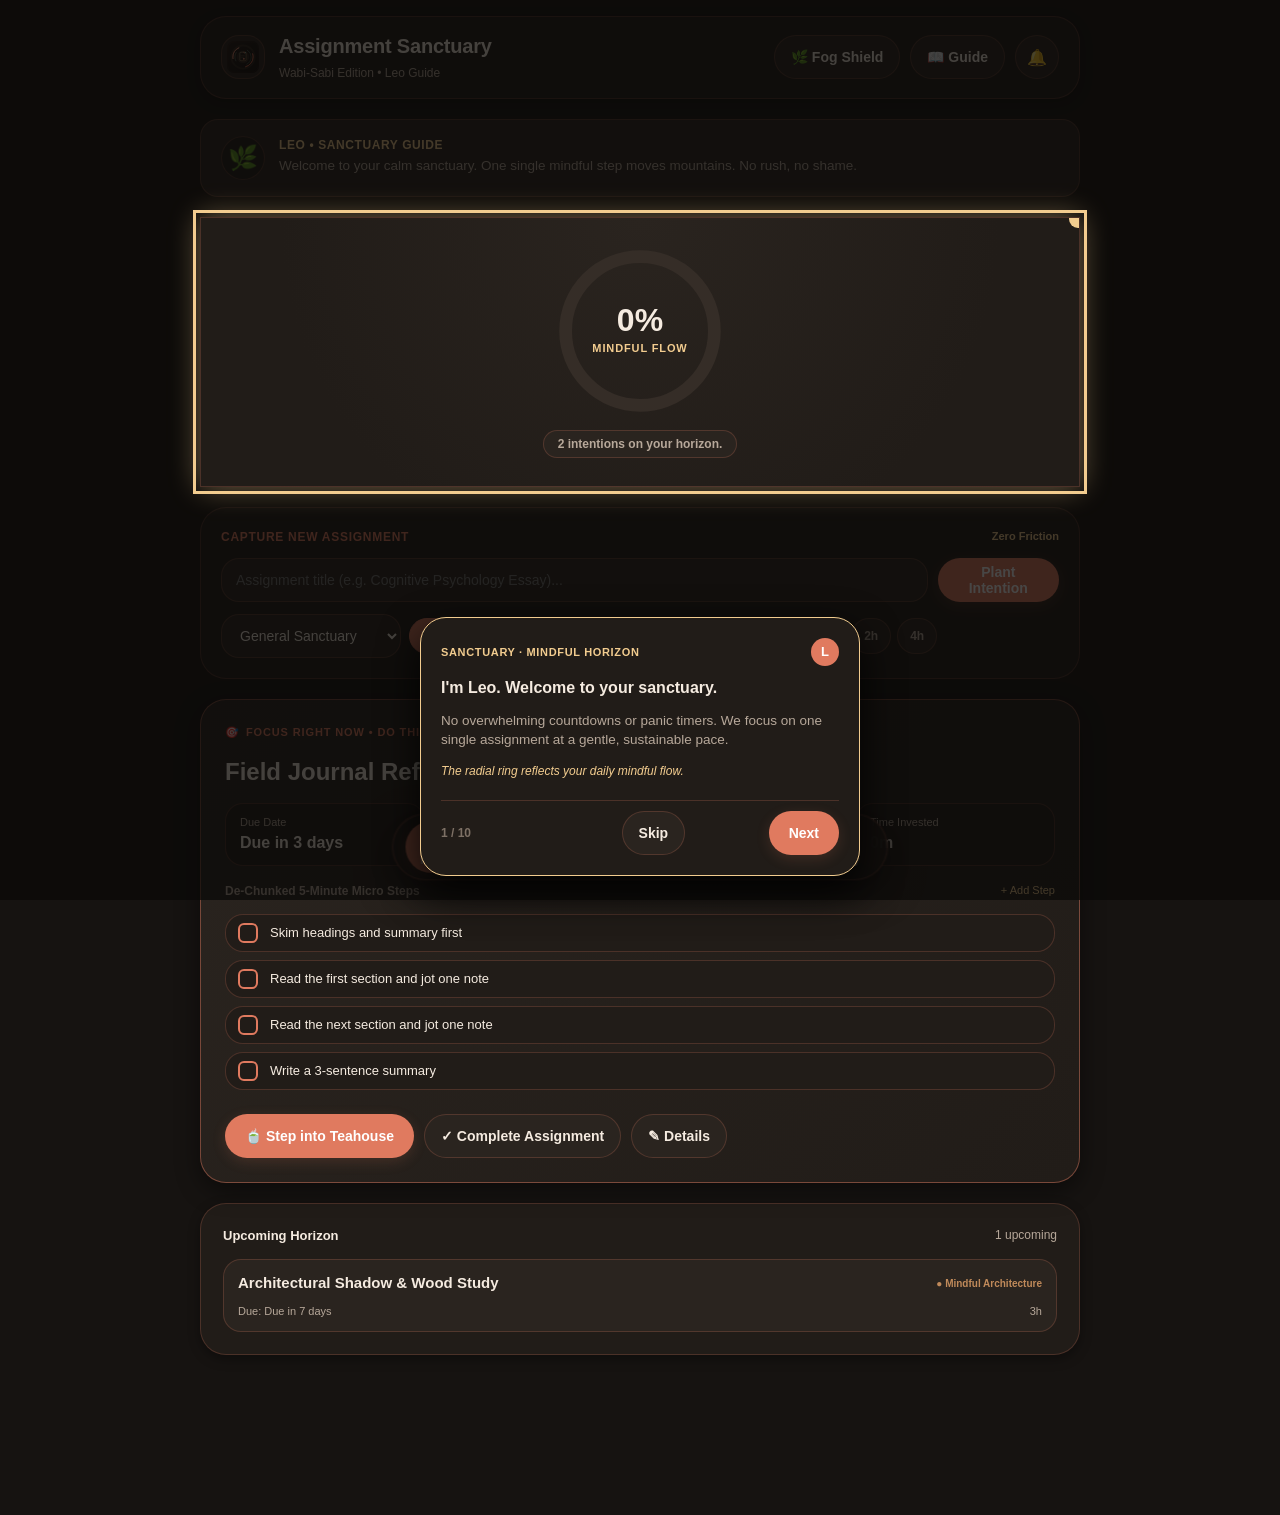
<file: assignment-tracker-3/index.html>
<!DOCTYPE html>
<html lang="en">
<head>
  <meta charset="utf-8">
  <meta name="viewport" content="width=device-width, initial-scale=1, viewport-fit=cover">
  <title>Assignment Tracker — Sanctuary Edition</title>
  <meta name="description" content="Wabi-sabi assignment radar & mindful horizon for neurodivergent focus, time-blindness calibration, and zero-shame pacing.">
  <meta name="theme-color" content="#161311">
  <meta name="apple-mobile-web-app-capable" content="yes">
  <meta name="apple-mobile-web-app-status-bar-style" content="black-translucent">
  <meta name="apple-mobile-web-app-title" content="Assignment 3">
  <link rel="manifest" href="./manifest.json">
  <link rel="icon" type="image/svg+xml" href="./assets/icon.svg">
  <link rel="apple-touch-icon" href="./assets/apple-touch-icon.png">

  <link rel="stylesheet" href="./css/theme.css">
  <link rel="stylesheet" href="./css/app.css">
  <link rel="stylesheet" href="./css/components.css">
</head>
<body data-theme="terracotta-sun">

  <div class="zen-shell">

    <!-- Top Sticky Header -->
    <header class="app-header">
      <div class="brand-group">
        <div class="brand-icon">
          <img src="./assets/icon.svg" alt="Sanctuary Logo">
        </div>
        <div class="brand-text">
          <h1>Assignment Sanctuary</h1>
          <span class="brand-tagline">Wabi-Sabi Edition • Leo Guide</span>
        </div>
      </div>
      <div class="header-actions">
        <button type="button" class="btn-secondary" id="btn-burnout-shield" title="Toggle Low-Spoons Fog Shield">🌿 Fog Shield</button>
        <button type="button" class="btn-secondary" id="btn-launch-tour" title="Launch Leo's Mindful Tour">📖 Guide</button>
        <button type="button" class="btn-icon" id="btn-toggle-sound" title="Toggle Harmonic Singing Bowl Chimes">🔔</button>
      </div>
    </header>

    <!-- MAIN APP SCREENS -->
    <main>

      <!-- 1. SCREEN: TODAY (RADIAL HORIZON & DO THIS NEXT) -->
      <section id="screen-today" class="screen active">

        <!-- Leo Sanctuary Greeting Card -->
        <div class="leo-greeting-card" id="leo-greeting-card">
          <div class="leo-avatar">🌿</div>
          <div style="flex:1;">
            <div class="leo-meta">
              <span class="leo-name-tag">Leo • Sanctuary Guide</span>
            </div>
            <p class="leo-greeting-text" id="leo-greeting-text">
              Welcome to your calm sanctuary. One single mindful step moves mountains. No rush, no shame.
            </p>
          </div>
        </div>

        <!-- Concentric Radial Horizon Dial -->
        <div class="radial-hero-card" id="radial-hero-card">
          <div class="radial-track-wrap">
            <svg class="radial-svg" viewBox="0 0 160 160">
              <circle class="radial-track-bg" cx="80" cy="80" r="70"></circle>
              <circle class="radial-track-progress" id="radial-progress-ring" cx="80" cy="80" r="70"></circle>
            </svg>
            <div class="radial-dial-center">
              <span class="dial-number" id="dial-number">0%</span>
              <span class="dial-label">Mindful Flow</span>
            </div>
          </div>
          <span class="dial-status-pill" id="dial-status-pill">Ready for your gentle intention</span>
        </div>

        <!-- Quick Capture Card -->
        <div class="quick-capture-card" id="quick-capture-card">
          <div style="display:flex;justify-content:space-between;align-items:center;">
            <span style="font-size:12px;font-weight:800;text-transform:uppercase;letter-spacing:0.06em;color:var(--accent-primary);">Capture New Assignment</span>
            <span style="font-size:11px;color:var(--accent-gold);font-weight:700;">Zero Friction</span>
          </div>
          <div class="qa-input-row">
            <input type="text" id="qa-title" placeholder="Assignment title (e.g. Cognitive Psychology Essay)..." autocomplete="off">
            <button type="button" class="btn-primary" id="btn-qa-add">Plant Intention</button>
          </div>
          <div class="qa-options-row">
            <select id="qa-course" style="max-width:180px;">
              <option value="">General Sanctuary</option>
            </select>
            <div style="display:flex;gap:6px;flex-wrap:wrap;" id="qa-due-chips">
              <button type="button" class="chip-select active" data-due="today">Today</button>
              <button type="button" class="chip-select" data-due="tomorrow">Tomorrow</button>
              <button type="button" class="chip-select" data-due="3days">In 3 Days</button>
              <button type="button" class="chip-select" data-due="week">In 1 Week</button>
            </div>
            <div style="display:flex;gap:6px;flex-wrap:wrap;" id="qa-est-chips">
              <button type="button" class="chip-select" data-est="30">30m</button>
              <button type="button" class="chip-select active" data-est="60">60m</button>
              <button type="button" class="chip-select" data-est="120">2h</button>
              <button type="button" class="chip-select" data-est="240">4h</button>
            </div>
          </div>
        </div>

        <!-- DO THIS NEXT / HERO ASSIGNMENT -->
        <div class="hero-assignment-card" id="hero-next">
          <div class="hero-assignment-badge">
            <span>🎯</span>
            <span>Focus Right Now • Do This Next</span>
          </div>
          <h2 class="hero-title" id="hero-title">No assignments pending</h2>
          <div class="hero-metrics-grid">
            <div class="hero-metric-box">
              <span class="hero-metric-lbl">Due Date</span>
              <span class="hero-metric-val" id="hero-due">—</span>
            </div>
            <div class="hero-metric-box">
              <span class="hero-metric-lbl">Start-By Target</span>
              <span class="hero-metric-val" id="hero-startby" style="color:var(--accent-gold);">—</span>
            </div>
            <div class="hero-metric-box">
              <span class="hero-metric-lbl">Estimated Effort</span>
              <span class="hero-metric-val" id="hero-est">—</span>
            </div>
            <div class="hero-metric-box">
              <span class="hero-metric-lbl">Time Invested</span>
              <span class="hero-metric-val" id="hero-actual">—</span>
            </div>
          </div>

          <!-- De-chunked Steps Checklist -->
          <div style="display:flex;flex-direction:column;gap:6px;">
            <div style="display:flex;justify-content:space-between;align-items:center;">
              <span style="font-size:12px;font-weight:700;color:var(--text-muted);">De-Chunked 5-Minute Micro Steps</span>
              <span style="font-size:11px;color:var(--accent-gold);cursor:pointer;" id="btn-add-step">+ Add Step</span>
            </div>
            <div class="steps-checklist" id="hero-steps-list"></div>
          </div>

          <div style="display:flex;gap:10px;flex-wrap:wrap;margin-top:8px;">
            <button type="button" class="btn-primary" id="btn-hero-sprint">🍵 Step into Teahouse</button>
            <button type="button" class="btn-secondary" id="btn-hero-complete">✓ Complete Assignment</button>
            <button type="button" class="btn-secondary" id="btn-hero-edit">✎ Details</button>
          </div>
        </div>

        <!-- Secondary Horizon List -->
        <div class="card" id="card-horizon-list">
          <div style="display:flex;justify-content:space-between;align-items:center;">
            <span style="font-size:13px;font-weight:800;color:var(--text-main);">Upcoming Horizon</span>
            <span style="font-size:12px;color:var(--text-muted);" id="horizon-count">0 items</span>
          </div>
          <div id="secondary-horizon-list" style="display:flex;flex-direction:column;gap:10px;"></div>
        </div>

      </section>

      <!-- 2. SCREEN: RADAR & KANBAN -->
      <section id="screen-radar" class="screen">
        <div class="card">
          <div style="display:flex;justify-content:space-between;align-items:center;">
            <span style="font-size:13px;font-weight:800;color:var(--text-main);">14-Day Zen Stone Garden • Workload Balance</span>
            <span style="font-size:11px;color:var(--accent-gold);">Capacity Conscious</span>
          </div>
          <div id="capacity-heatmap" style="display:grid;grid-template-columns:repeat(7, 1fr);gap:8px;margin-top:12px;"></div>
        </div>

        <div class="radar-deck" id="radar-deck">
          <!-- Column 1: Not Started -->
          <div class="radar-column">
            <div class="radar-col-header">
              <span class="radar-col-title">🌱 Resting (Not Started)</span>
              <span style="font-size:11px;color:var(--text-muted);" id="count-todo">0</span>
            </div>
            <div class="radar-cards-list" id="radar-list-todo"></div>
          </div>

          <!-- Column 2: In Flow -->
          <div class="radar-column">
            <div class="radar-col-header">
              <span class="radar-col-title">🍵 In Flow (Active)</span>
              <span style="font-size:11px;color:var(--accent-primary);" id="count-doing">0</span>
            </div>
            <div class="radar-cards-list" id="radar-list-doing"></div>
          </div>

          <!-- Column 3: Completed -->
          <div class="radar-column">
            <div class="radar-col-header">
              <span class="radar-col-title">🌿 Completed (At Peace)</span>
              <span style="font-size:11px;color:var(--accent-secondary);" id="count-done">0</span>
            </div>
            <div class="radar-cards-list" id="radar-list-done"></div>
          </div>
        </div>
      </section>

      <!-- 3. SCREEN: THE MINDFUL TEAHOUSE FOCUS TIMER -->
      <section id="screen-teahouse" class="screen">
        <div class="teahouse-card" id="teahouse-card">
          <div class="tea-cup-visual" id="tea-cup-visual">🍵</div>
          <div>
            <h2 style="font-size:22px;font-weight:800;">The Mindful Teahouse</h2>
            <p style="font-size:13px;color:var(--text-muted);margin-top:4px;">Gentle focus sprints with singing bowl soundscapes.</p>
          </div>

          <div style="width:100%;max-width:360px;">
            <select id="teahouse-assignment-select" style="margin-bottom:12px;"></select>
          </div>

          <div class="timer-readout" id="timer-readout">25:00</div>

          <div class="timer-controls">
            <button type="button" class="btn-primary" id="btn-timer-start" style="padding:0 28px;">Start Steep</button>
            <button type="button" class="btn-secondary" id="btn-timer-reset">Reset</button>
          </div>

          <div style="display:flex;gap:8px;margin-top:12px;">
            <button type="button" class="chip-select" data-timer-min="15">15m Quick Steep</button>
            <button type="button" class="chip-select active" data-timer-min="25">25m Standard</button>
            <button type="button" class="chip-select" data-timer-min="45">45m Deep Brew</button>
          </div>
        </div>
      </section>

      <!-- 4. SCREEN: COURSES -->
      <section id="screen-courses" class="screen">
        <div class="card">
          <div style="display:flex;justify-content:space-between;align-items:center;">
            <span style="font-size:14px;font-weight:800;color:var(--text-main);">Mindful Academic Paths & Courses</span>
            <button type="button" class="btn-primary" id="btn-open-course-modal">+ Add Course</button>
          </div>
          <div id="courses-list" style="display:flex;flex-direction:column;gap:12px;margin-top:14px;"></div>
        </div>
      </section>

      <!-- 5. SCREEN: RESCUE DECK -->
      <section id="screen-rescue" class="screen">
        <div class="card" style="border-color:var(--border-strong);">
          <div style="display:flex;justify-content:space-between;align-items:center;">
            <div style="display:flex;align-items:center;gap:8px;">
              <span style="font-size:20px;">🌿</span>
              <div>
                <h3 style="font-size:15px;font-weight:800;color:var(--text-main);">Zero-Shame Renegotiation Deck</h3>
                <p style="font-size:12px;color:var(--text-muted);">When life shifts your plans, extend or let go without guilt.</p>
              </div>
            </div>
            <span style="font-size:11px;color:var(--accent-gold);font-weight:700;">Guilt-Free</span>
          </div>
        </div>

        <div class="rescue-deck" id="rescue-deck">
          <div id="rescue-items-list" style="display:flex;flex-direction:column;gap:12px;"></div>
        </div>
      </section>

      <!-- 6. SCREEN: SETTINGS -->
      <section id="screen-settings" class="screen">
        <div class="card">
          <h3 style="font-size:15px;font-weight:800;color:var(--text-main);">Wabi-Sabi Sanctuary Themes</h3>
          <div style="display:grid;grid-template-columns:repeat(auto-fit, minmax(160px, 1fr));gap:10px;margin-top:8px;" id="theme-selector-grid">
            <button type="button" class="btn-secondary" data-set-theme="terracotta-sun">☀️ Terracotta Sun</button>
            <button type="button" class="btn-secondary" data-set-theme="sand-linen">🌾 Sand & Linen</button>
            <button type="button" class="btn-secondary" data-set-theme="sage-harmony">🍃 Sage Harmony</button>
            <button type="button" class="btn-secondary" data-set-theme="espresso-dark">☕ Espresso Dark</button>
          </div>
        </div>

        <div class="card">
          <h3 style="font-size:15px;font-weight:800;color:var(--text-main);">Daily Sustainable Capacity</h3>
          <p style="font-size:12px;color:var(--text-muted);">Calibrate the maximum minutes of focused academic work you realistically can sustain per day.</p>
          <div style="display:flex;align-items:center;gap:14px;margin-top:12px;">
            <input type="number" id="set-capacity" min="15" max="720" step="15" value="120" style="max-width:140px;">
            <span style="font-size:13px;font-weight:600;color:var(--text-muted);" id="capacity-hours-label">2 hours per day</span>
          </div>
          <div style="margin-top:14px;">
            <label style="display:flex;align-items:center;gap:10px;cursor:pointer;">
              <input type="checkbox" id="set-skip-weekends" style="width:18px;height:18px;accent-color:var(--accent-primary);">
              <span style="font-size:13px;font-weight:600;">Protect weekends (skip Saturday & Sunday from Start-By dates)</span>
            </label>
          </div>
        </div>

        <div class="card">
          <h3 style="font-size:15px;font-weight:800;color:var(--text-main);">Data Sovereignty & Local Storage</h3>
          <p style="font-size:12px;color:var(--text-muted);">100% client-side privacy. Your assignments and course data never leave your browser.</p>
          <div style="display:flex;gap:10px;flex-wrap:wrap;margin-top:12px;">
            <button type="button" class="btn-secondary" id="btn-export-json">💾 Export Sanctuary Backup</button>
            <button type="button" class="btn-secondary" id="btn-import-json">📂 Import Backup</button>
            <input type="file" id="import-file-input" accept=".json" style="display:none;">
            <button type="button" class="btn-secondary" id="btn-clear-data" style="color:var(--accent-danger);">↺ Reset Sanctuary</button>
          </div>
        </div>
      </section>

    </main>

    <!-- CURVED FLOATING ZEN ISLAND NAVIGATION (G-03, G-05) -->
    <nav class="zen-island-nav" id="bottom-nav">
      <button type="button" class="zen-nav-tab active" data-tab="today">
        <span class="tab-glyph">🌱</span>
        <span>Horizon</span>
      </button>
      <button type="button" class="zen-nav-tab" data-tab="radar">
        <span class="tab-glyph">📋</span>
        <span>Radar</span>
      </button>
      <button type="button" class="zen-nav-tab" data-tab="teahouse">
        <span class="tab-glyph">🍵</span>
        <span>Teahouse</span>
      </button>
      <button type="button" class="zen-nav-tab" data-tab="courses">
        <span class="tab-glyph">🌾</span>
        <span>Courses</span>
      </button>
      <button type="button" class="zen-nav-tab" data-tab="rescue">
        <span class="tab-glyph">🌿</span>
        <span>Rescue</span>
      </button>
      <button type="button" class="zen-nav-tab" data-tab="settings">
        <span class="tab-glyph">⚙️</span>
        <span>Sanctuary</span>
      </button>
    </nav>

  </div>

  <!-- MODALS -->

  <!-- Modal: Add Course -->
  <div class="zen-modal-overlay" id="modal-course">
    <div class="zen-modal-box">
      <div class="zen-modal-header">
        <h3 class="zen-modal-title">Add Academic Course</h3>
        <button type="button" class="zen-modal-close" data-close-modal="modal-course">✕</button>
      </div>
      <form id="form-course" style="display:flex;flex-direction:column;gap:14px;">
        <div>
          <label style="font-size:12px;font-weight:700;color:var(--text-muted);">Course Name</label>
          <input type="text" id="course-input-name" placeholder="e.g. Cognitive Psychology" required>
        </div>
        <div>
          <label style="font-size:12px;font-weight:700;color:var(--text-muted);">Color Accent</label>
          <input type="text" id="course-input-color" value="#e07a5f" placeholder="#e07a5f">
        </div>
        <button type="submit" class="btn-primary" style="margin-top:8px;">Save Course</button>
      </form>
    </div>
  </div>

  <!-- Modal: Edit Assignment Details -->
  <div class="zen-modal-overlay" id="modal-edit-assignment">
    <div class="zen-modal-box">
      <div class="zen-modal-header">
        <h3 class="zen-modal-title">Assignment Details</h3>
        <button type="button" class="zen-modal-close" data-close-modal="modal-edit-assignment">✕</button>
      </div>
      <form id="form-edit-assignment" style="display:flex;flex-direction:column;gap:14px;">
        <input type="hidden" id="edit-id">
        <div>
          <label style="font-size:12px;font-weight:700;color:var(--text-muted);">Title</label>
          <input type="text" id="edit-title" required>
        </div>
        <div style="display:grid;grid-template-columns:1fr 1fr;gap:12px;">
          <div>
            <label style="font-size:12px;font-weight:700;color:var(--text-muted);">Course</label>
            <select id="edit-course"></select>
          </div>
          <div>
            <label style="font-size:12px;font-weight:700;color:var(--text-muted);">Due Date</label>
            <input type="date" id="edit-due" required>
          </div>
        </div>
        <div style="display:grid;grid-template-columns:1fr 1fr;gap:12px;">
          <div>
            <label style="font-size:12px;font-weight:700;color:var(--text-muted);">Estimate (Minutes)</label>
            <input type="number" id="edit-est" min="0" step="15" required>
          </div>
          <div>
            <label style="font-size:12px;font-weight:700;color:var(--text-muted);">Manual Time Logged (Min)</label>
            <input type="number" id="edit-manual" min="0" step="5">
          </div>
        </div>
        <div style="display:flex;justify-content:space-between;margin-top:12px;">
          <button type="button" class="btn-secondary" id="btn-delete-assignment" style="color:var(--accent-danger);">Delete</button>
          <button type="submit" class="btn-primary">Save Changes</button>
        </div>
      </form>
    </div>
  </div>

  <!-- Modal: Rescue Extension Date -->
  <div class="zen-modal-overlay" id="modal-rescue-extension">
    <div class="zen-modal-box">
      <div class="zen-modal-header">
        <h3 class="zen-modal-title">Renegotiate with Grace</h3>
        <button type="button" class="zen-modal-close" data-close-modal="modal-rescue-extension">✕</button>
      </div>
      <form id="form-rescue-extension" style="display:flex;flex-direction:column;gap:14px;">
        <input type="hidden" id="rescue-ext-id">
        <p style="font-size:13px;color:var(--text-muted);">Choose a new gentle due date. The engine will automatically update your Start-By pacing.</p>
        <div>
          <label style="font-size:12px;font-weight:700;color:var(--text-muted);">New Due Date</label>
          <input type="date" id="rescue-ext-due" required>
        </div>
        <button type="submit" class="btn-primary" style="margin-top:8px;">Apply Grace Extension</button>
      </form>
    </div>
  </div>

  <!-- GUIDED ONBOARDING TOUR (G-01, G-02, G-11) -->
  <div class="tutorial-overlay" id="tutorial-overlay"></div>
  <div class="tutorial-card" id="tutorial-card">
    <div class="tour-header">
      <span class="tour-section-tag" id="tutorial-section-tag">Sanctuary · Horizon</span>
      <div class="tour-avatar">L</div>
    </div>
    <h3 class="tour-title" id="tutorial-title">Welcome</h3>
    <p class="tour-message" id="tutorial-message">Welcome to your sanctuary.</p>
    <p class="tour-hint" id="tutorial-hint"></p>
    <div class="tour-actions">
      <span class="tour-step-count" id="tutorial-step-count">1 / 10</span>
      <div style="display:flex;gap:8px;">
        <button type="button" class="btn-secondary" id="tutorial-btn-skip">Skip</button>
        <button type="button" class="btn-secondary" id="tutorial-btn-prev">Back</button>
        <button type="button" class="btn-primary" id="tutorial-btn-next">Next</button>
      </div>
    </div>
  </div>

  <!-- APPLICATION SCRIPTS -->
  <script src="./js/engine.js"></script>
  <script src="./js/storage.js"></script>
  <script src="./js/config.js"></script>
  <script src="./js/tutorials.js"></script>
  <script src="./js/app.js"></script>

  <!-- Service Worker Registration -->
  <script>
    if ('serviceWorker' in navigator && location.protocol.startsWith('http')) {
      window.addEventListener('load', function () {
        navigator.serviceWorker.register('./sw.js').catch(function (err) {
          console.warn('SW register error:', err);
        });
      });
    }
  </script>
</body>
</html>
</file>
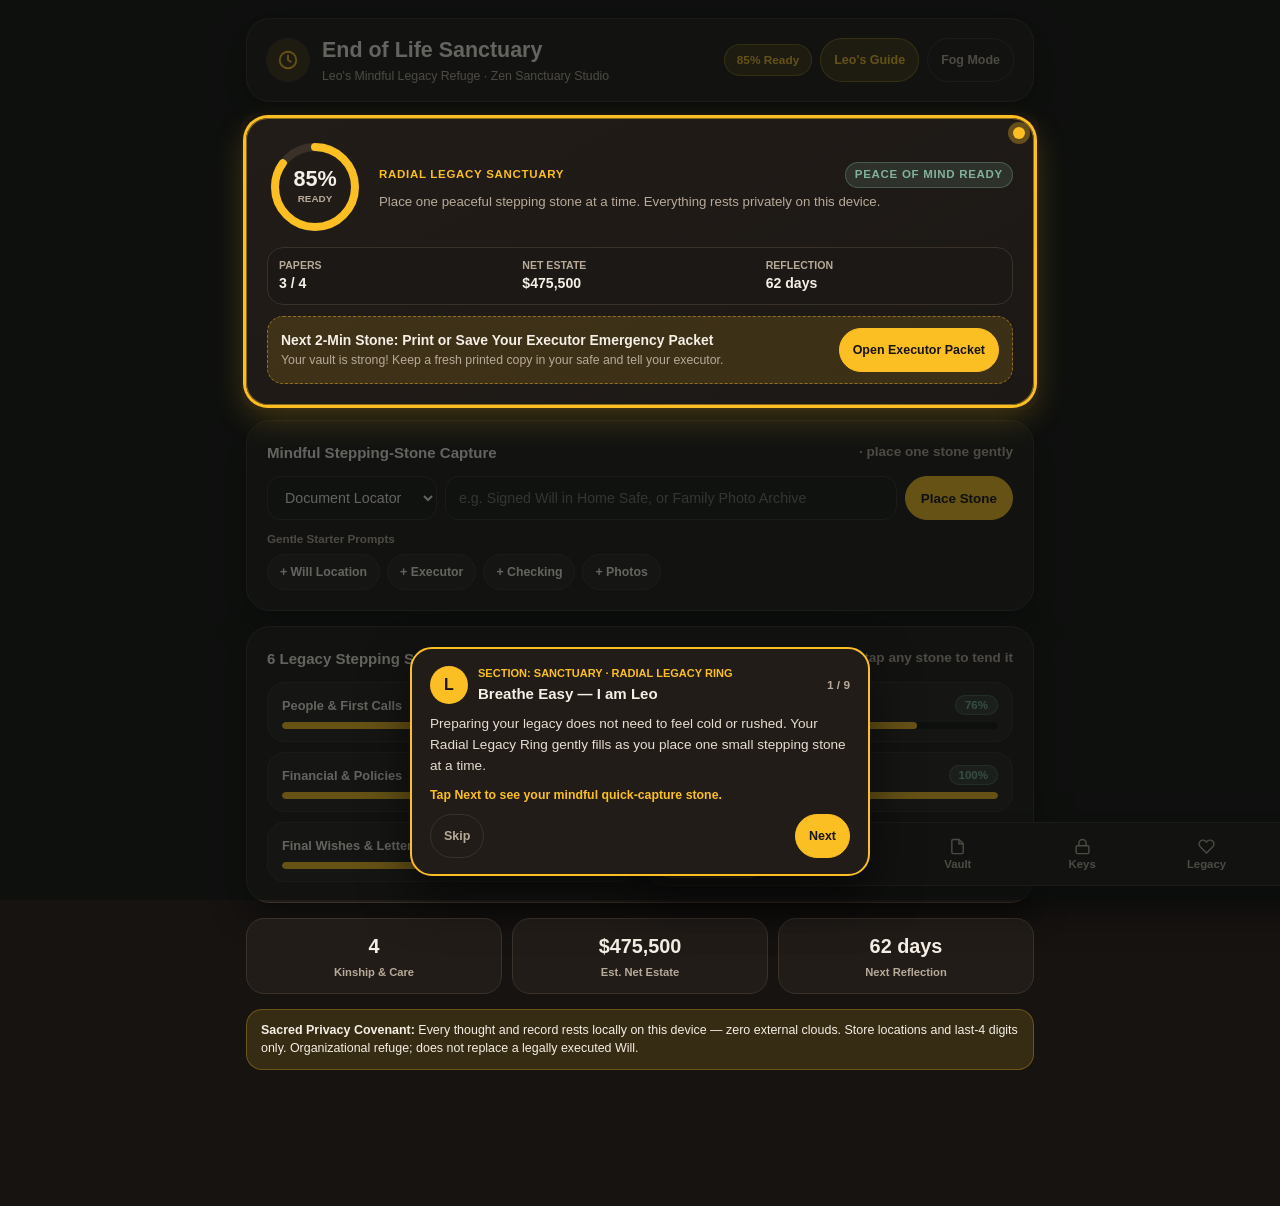
<file: end-of-life-planner-3/index.html>
<!DOCTYPE html>
<html lang="en">
<head>
  <meta charset="UTF-8">
  <meta name="viewport" content="width=device-width, initial-scale=1.0">
  <title>End of Life Planner (Wabi-Sabi Sanctuary) — Mindful Legacy Ring &amp; Executor Packet</title>
  <meta name="description" content="A warm Wabi-Sabi End of Life Planner PWA. Radial SVG Legacy Ring, Mindful Stepping Stones, Legal Document Map, Estate &amp; Insurance Clarity, Digital Legacy Keys &amp; Printable Executor Brief.">
  <meta name="theme-color" content="#d97706">
  <link rel="manifest" href="manifest.json">
  <link rel="apple-touch-icon" href="assets/apple-touch-icon.png">
  <link rel="icon" type="image/png" sizes="32x32" href="assets/favicon-32.png">
  <style id="zero-blur-lockout">
    #tutorial-overlay, .tutorial-overlay {
      backdrop-filter: none !important;
      -webkit-backdrop-filter: none !important;
      filter: none !important;
    }
  </style>
  <link rel="stylesheet" href="css/theme.css?v=1.0.0">
  <link rel="stylesheet" href="css/app.css?v=1.0.0">
  <link rel="stylesheet" href="css/components.css?v=1.0.0">
</head>
<body data-theme="wabi-sabi" data-active-tab="overview">

  <div class="sanctuary-shell">
    <header class="app-header">
      <div class="brand-wrapper">
        <div class="brand-stone" aria-hidden="true">
          <svg width="22" height="22" viewBox="0 0 24 24" fill="none" stroke="currentColor" stroke-width="2" stroke-linecap="round" stroke-linejoin="round"><circle cx="12" cy="12" r="9"/><path d="M12 7v5l3 2"/></svg>
        </div>
        <div style="min-width:0;">
          <h1 class="brand-title">End of Life Sanctuary</h1>
          <div class="brand-subtitle">Leo's Mindful Legacy Refuge · Zen Sanctuary Studio</div>
        </div>
      </div>
      <div class="header-actions">
        <span id="badge-readiness" class="badge-pill">0% Ready</span>
        <button id="btn-launch-tour" class="btn btn-sm btn-secondary" type="button">Leo's Guide</button>
        <button id="btn-toggle-fog" class="btn btn-sm btn-ghost" type="button" aria-pressed="false">Fog Mode</button>
      </div>
    </header>

    <!-- Screen 1: Sanctuary Overview -->
    <main id="screen-overview" class="app-screen active">
      <section id="hero-readiness" class="stone-card hero-card" aria-label="Radial Legacy Readiness Ring"></section>

      <section id="quick-capture-card" class="stone-card fog-hide" aria-label="Mindful quick note">
        <div class="card-title">
          <span>Mindful Stepping-Stone Capture</span>
          <span class="muted">· place one stone gently</span>
        </div>
        <div class="inline-form">
          <select id="qa-kind" class="select" style="max-width:170px;" aria-label="Stone type">
            <option value="document">Document Locator</option>
            <option value="contact">Trusted Person</option>
            <option value="account">Account / Policy</option>
            <option value="digital">Digital Key</option>
          </select>
          <input id="qa-title" class="input" type="text" maxlength="110" placeholder="e.g. Signed Will in Home Safe, or Family Photo Archive" autocomplete="off">
          <button id="btn-qa-add" class="btn btn-primary" type="button">Place Stone</button>
        </div>
        <div class="chip-label">Gentle Starter Prompts</div>
        <div id="qa-prompt-chips" class="chip-row" role="group" aria-label="Quick prompts">
          <button type="button" class="chip" data-kind="document" data-text="Last Will &amp; Testament (Fireproof Safe)">+ Will Location</button>
          <button type="button" class="chip" data-kind="contact" data-text="Primary Executor / Loved One">+ Executor</button>
          <button type="button" class="chip" data-kind="account" data-text="Primary Checking (Last 4: )">+ Checking</button>
          <button type="button" class="chip" data-kind="digital" data-text="Primary Email &amp; Photo Library">+ Photos</button>
        </div>
      </section>

      <section class="stone-card fog-hide" aria-label="Six mindful stepping stones">
        <div class="card-title">
          <span>6 Legacy Stepping Stones</span>
          <span class="muted">· tap any stone to tend it</span>
        </div>
        <div id="pillars-grid" class="stepping-grid"></div>
      </section>

      <section class="stat-grid fog-hide" aria-label="Sanctuary metrics">
        <div class="stat"><div id="stat-contacts" class="stat-num">0</div><div class="stat-label">Kinship &amp; Care</div></div>
        <div class="stat"><div id="stat-estate" class="stat-num">$0.00</div><div class="stat-label">Est. Net Estate</div></div>
        <div class="stat"><div id="stat-review" class="stat-num">365 days</div><div class="stat-label">Next Reflection</div></div>
      </section>

      <div class="disclaimer-strip fog-hide">
        <strong>Sacred Privacy Covenant:</strong> Every thought and record rests locally on this device — zero external clouds. Store locations and last-4 digits only. Organizational refuge; does not replace a legally executed Will.
      </div>
    </main>

    <!-- Screen 2: Kinship & Care -->
    <section id="screen-contacts" class="app-screen">
      <div class="screen-head">
        <div>
          <h2>Kinship &amp; Circle of Care</h2>
          <p class="muted">Trusted people to notify first, advisors who hold documents, and caregivers for pets or dependents.</p>
        </div>
        <button class="btn btn-primary btn-sm" type="button" data-open-modal="modal-add-contact">+ Add Person</button>
      </div>
      <div id="contacts-firstcall-card" class="stone-card">
        <div class="card-title">
          <span>First-Call Circle</span>
          <div id="contact-filter-chips" class="chip-row" role="group" aria-label="Filter contacts">
            <button type="button" class="chip selected" data-filter="all">All</button>
            <button type="button" class="chip" data-filter="first">First Call</button>
            <button type="button" class="chip" data-filter="pro">Legal &amp; Medical</button>
          </div>
        </div>
        <div id="contacts-list" class="list"></div>
      </div>
      <div class="stone-card">
        <div class="card-title">
          <span>Dependents &amp; Pet Care Sanctuary</span>
          <button class="btn btn-secondary btn-sm" type="button" data-open-modal="modal-add-dependent">+ Add Care Plan</button>
        </div>
        <div id="dependents-list" class="list"></div>
      </div>
    </section>

    <!-- Screen 3: Vault -->
    <section id="screen-vault" class="app-screen">
      <div class="screen-head">
        <div>
          <h2>Paper Map &amp; Estate Sanctuary</h2>
          <p class="muted">Guide your family gently to signed legal records, accounts, insurance, and auto-pay bills.</p>
        </div>
        <button class="btn btn-primary btn-sm" type="button" data-open-modal="modal-add-document">+ Map Paper</button>
      </div>
      <div id="vault-docs-card" class="stone-card">
        <div class="card-title"><span>Essential Document Map</span><span id="docs-progress-tag" class="tag">0 mapped</span></div>
        <div id="documents-list" class="list"></div>
      </div>
      <div id="vault-estate-card" class="stone-card">
        <div class="card-title"><span>Accounts, Policies &amp; Debts</span><button class="btn btn-secondary btn-sm" type="button" data-open-modal="modal-add-account">+ Add Account</button></div>
        <div class="stat-grid" style="margin-bottom:12px;">
          <div class="stat"><div id="est-assets" class="stat-num">$0.00</div><div class="stat-label">Assets</div></div>
          <div class="stat"><div id="est-policies" class="stat-num">$0.00</div><div class="stat-label">Life Insurance</div></div>
          <div class="stat"><div id="est-debts" class="stat-num">$0.00</div><div class="stat-label">Debts</div></div>
        </div>
        <div id="accounts-list" class="list"></div>
      </div>
      <div class="stone-card">
        <div class="card-title">
          <span>Recurring Auto-Pay Bills</span>
          <div style="display:flex;align-items:center;gap:8px;flex-wrap:wrap;">
            <span id="autopay-monthly-tag" class="tag warn">$0.00/mo</span>
            <button class="btn btn-secondary btn-sm" type="button" data-open-modal="modal-add-autopay">+ Add Auto-Pay</button>
          </div>
        </div>
        <div id="autopays-list" class="list"></div>
      </div>
    </section>

    <!-- Screen 4: Digital Keys -->
    <section id="screen-digital" class="app-screen">
      <div class="screen-head">
        <div>
          <h2>Digital Keys &amp; Gentle Passing</h2>
          <p class="muted">Point loved ones to your password manager recovery kit without ever storing raw passwords.</p>
        </div>
        <button class="btn btn-primary btn-sm" type="button" data-open-modal="modal-add-digital">+ Add Key</button>
      </div>
      <div id="digital-manager-card" class="stone-card">
        <div class="card-title"><span>Master Password Vault Pointer</span><span class="tag ok">No Plain-Text Passwords</span></div>
        <div class="grid-2">
          <label class="field"><span>Password Manager</span><input id="vm-manager" class="input" type="text" maxlength="120" placeholder="e.g. Bitwarden, 1Password"></label>
          <label class="field"><span>Recovery Sheet Location</span><input id="vm-recovery" class="input" type="text" maxlength="220" placeholder="e.g. Sealed envelope in Fireproof Safe"></label>
        </div>
        <label class="field"><span>Apple / Google Legacy Contact Note</span><input id="vm-legacy-contact" class="input" type="text" maxlength="240" placeholder="e.g. Legacy Contact details"></label>
        <button id="btn-save-vault-meta" class="btn btn-primary btn-sm" type="button">Save Vault Pointer</button>
      </div>
      <div class="stone-card">
        <div class="card-title"><span>Online Accounts &amp; Wishes</span><span id="digital-tally-tag" class="tag">0 accounts</span></div>
        <div id="digital-list" class="list"></div>
      </div>
    </section>

    <!-- Screen 5: Legacy Wishes & Executor Path -->
    <section id="screen-wishes" class="app-screen">
      <div class="screen-head">
        <div>
          <h2>Final Wishes, Letters &amp; Executor Path</h2>
          <p class="muted">Share how you want to be remembered, write personal letters, and ease your executor's journey.</p>
        </div>
        <button class="btn btn-primary btn-sm" type="button" data-open-modal="modal-add-letter">+ Write Letter</button>
      </div>
      <div class="stone-card">
        <div class="card-title"><span>Memorial &amp; Rest Wishes</span><button id="btn-save-wishes" class="btn btn-primary btn-sm" type="button">Save Wishes</button></div>
        <div class="grid-2">
          <label class="field"><span>Burial / Cremation / Natural Return</span><input id="w-disposition" class="input" type="text" maxlength="200"></label>
          <label class="field"><span>Organ &amp; Tissue Donation</span><input id="w-organ" class="input" type="text" maxlength="120"></label>
        </div>
        <div class="grid-2">
          <label class="field"><span>Gathering Tone &amp; Setting</span><input id="w-tone" class="input" type="text" maxlength="200"></label>
          <label class="field"><span>Music, Poetry &amp; Charities</span><input id="w-music" class="input" type="text" maxlength="240"></label>
        </div>
        <label class="field"><span>Personal Reflections &amp; Obituary Notes</span><textarea id="w-notes" class="textarea" maxlength="600"></textarea></label>
      </div>
      <div class="stone-card">
        <div class="card-title"><span>Legacy Letters &amp; Heirlooms</span><button class="btn btn-secondary btn-sm" type="button" data-open-modal="modal-add-letter">+ Add Letter</button></div>
        <div id="letters-list" class="list"></div>
      </div>
      <div id="executor-checklist-card" class="stone-card">
        <div class="card-title"><span>Gentle Executor Path</span><span id="exec-progress-tag" class="tag ok">0% prepared</span></div>
        <div id="checklist-phases" class="list"></div>
      </div>
    </section>

    <!-- Screen 6: Packet & Sanctuary Settings -->
    <section id="screen-settings" class="app-screen">
      <div class="screen-head">
        <div>
          <h2>Executor Packet &amp; Sanctuary Settings</h2>
          <p class="muted">Print your calm Executor Brief, choose your reflection rhythm, or keep an offline JSON backup.</p>
        </div>
      </div>
      <div id="packet-export-card" class="stone-card">
        <div class="card-title"><span>Printable Executor Brief &amp; Offline Backup</span><span class="tag ok">100% Local</span></div>
        <div class="grid-2">
          <label class="field"><span>Vault Owner Name</span><input id="set-owner-name" class="input" type="text" maxlength="100"></label>
          <label class="field"><span>Master Safe / Physical Binder Location</span><input id="set-safe-loc" class="input" type="text" maxlength="220"></label>
        </div>
        <div class="row-actions" style="margin-top:6px;">
          <button id="btn-save-profile" class="btn btn-secondary btn-sm" type="button">Save Details</button>
          <button id="btn-print-packet" class="btn btn-primary btn-sm" type="button">Print / Save Executor Packet</button>
          <button id="btn-export-json" class="btn btn-secondary btn-sm" type="button">Export JSON Backup</button>
          <label class="btn btn-ghost btn-sm" style="cursor:pointer;">Import Backup<input id="input-import-json" type="file" accept="application/json" style="display:none;"></label>
        </div>
      </div>
      <div class="stone-card">
        <div class="card-title"><span>Annual Reflection Rhythm</span><span id="review-schedule-tag" class="tag">Scheduled</span></div>
        <div class="grid-2">
          <label class="field"><span>Review Cadence</span>
            <select id="set-cadence" class="select">
              <option value="6">Every 6 Months</option>
              <option value="12">Every 12 Months</option>
              <option value="24">Every 24 Months</option>
            </select>
          </label>
          <label class="field"><span>Currency</span>
            <select id="set-currency" class="select">
              <option value="USD">USD ($)</option>
              <option value="EUR">EUR (€)</option>
              <option value="GBP">GBP (£)</option>
              <option value="CAD">CAD (CA$)</option>
              <option value="AUD">AUD (A$)</option>
            </select>
          </label>
        </div>
        <div class="row-actions">
          <button id="btn-mark-reviewed" class="btn btn-secondary btn-sm" type="button">Mark Reviewed Today</button>
          <button id="btn-toggle-sound" class="btn btn-ghost btn-sm" type="button">Singing Bowl Chime: ON</button>
        </div>
      </div>
      <div class="stone-card">
        <div class="card-title"><span>Wabi-Sabi Sanctuary Themes</span></div>
        <div id="theme-picker" class="theme-grid"></div>
      </div>
      <div class="stone-card">
        <div class="card-title"><span>Guided Tour &amp; Clean Slate</span></div>
        <div class="row-actions">
          <button id="btn-start-tour" class="btn btn-secondary btn-sm" type="button">Restart Leo's Tour</button>
          <button id="btn-clean-slate" class="btn btn-ghost btn-sm" type="button">Start Clean Slate</button>
          <button id="btn-load-sample" class="btn btn-ghost btn-sm" type="button">Load Sample Data</button>
        </div>
      </div>
    </section>
  </div>

  <!-- Curved Floating Zen Island Navigation (6 Symmetric Tabs) -->
  <nav id="zen-island-nav" class="zen-island-nav" aria-label="Sanctuary navigation">
    <button type="button" class="nav-btn active" data-tab="overview">
      <svg viewBox="0 0 24 24" fill="none" stroke="currentColor" stroke-width="2"><circle cx="12" cy="12" r="9"/><path d="M12 7v5l3 2"/></svg>
      <span>Sanctuary</span>
    </button>
    <button type="button" class="nav-btn" data-tab="contacts">
      <svg viewBox="0 0 24 24" fill="none" stroke="currentColor" stroke-width="2"><path d="M17 21v-2a4 4 0 0 0-4-4H5a4 4 0 0 0-4 4v2"/><circle cx="9" cy="7" r="4"/></svg>
      <span>Kinship</span>
    </button>
    <button type="button" class="nav-btn" data-tab="vault">
      <svg viewBox="0 0 24 24" fill="none" stroke="currentColor" stroke-width="2"><path d="M14 2H6a2 2 0 0 0-2 2v16a2 2 0 0 0 2 2h12a2 2 0 0 0 2-2V8z"/><polyline points="14 2 14 8 20 8"/></svg>
      <span>Vault</span>
    </button>
    <button type="button" class="nav-btn" data-tab="digital">
      <svg viewBox="0 0 24 24" fill="none" stroke="currentColor" stroke-width="2"><rect x="3" y="11" width="18" height="11" rx="2"/><path d="M7 11V7a5 5 0 0 1 10 0v4"/></svg>
      <span>Keys</span>
    </button>
    <button type="button" class="nav-btn" data-tab="wishes">
      <svg viewBox="0 0 24 24" fill="none" stroke="currentColor" stroke-width="2"><path d="M20.84 4.61a5.5 5.5 0 0 0-7.78 0L12 5.67l-1.06-1.06a5.5 5.5 0 0 0-7.78 7.78L12 21.23l8.84-8.84a5.5 5.5 0 0 0 0-7.78z"/></svg>
      <span>Legacy</span>
    </button>
    <button type="button" class="nav-btn" data-tab="settings">
      <svg viewBox="0 0 24 24" fill="none" stroke="currentColor" stroke-width="2"><polyline points="6 9 6 2 18 2 18 9"/><path d="M6 18H4a2 2 0 0 1-2-2v-5a2 2 0 0 1 2-2h16a2 2 0 0 1 2 2v5a2 2 0 0 1-2 2h-2"/><rect x="6" y="14" width="12" height="8"/></svg>
      <span>Packet</span>
    </button>
  </nav>

  <!-- Modals -->
  <div id="modal-add-contact" class="app-modal" role="dialog" aria-modal="true" aria-labelledby="m-cnt-title">
    <div class="modal-card">
      <div class="modal-head"><h3 id="m-cnt-title">Add Trusted Person</h3><button type="button" class="btn btn-ghost btn-sm" data-close-modal="modal-add-contact">Close</button></div>
      <label class="field"><span>Full Name</span><input id="f-cnt-name" class="input" type="text" maxlength="100"></label>
      <div class="grid-2">
        <label class="field"><span>Role</span><select id="f-cnt-role" class="select"><option value="executor">Executor / Trusted</option><option value="family">Family / Friend</option><option value="legal">Estate Attorney</option><option value="medical">Physician / Proxy</option><option value="advisor">Advisor</option><option value="other">Other</option></select></label>
        <label class="field"><span>Relationship</span><input id="f-cnt-rel" class="input" type="text" maxlength="100"></label>
      </div>
      <div class="grid-2">
        <label class="field"><span>Phone</span><input id="f-cnt-phone" class="input" type="text" maxlength="40"></label>
        <label class="field"><span>Email</span><input id="f-cnt-email" class="input" type="email" maxlength="120"></label>
      </div>
      <label class="field"><span>Notes</span><input id="f-cnt-notes" class="input" type="text" maxlength="300"></label>
      <label class="check-row" style="margin-bottom:6px;"><input id="f-cnt-first" type="checkbox"><span><strong>First-Call Priority</strong></span></label>
      <div class="modal-foot"><button type="button" class="btn btn-ghost" data-close-modal="modal-add-contact">Cancel</button><button id="btn-submit-contact" type="button" class="btn btn-primary">Save</button></div>
    </div>
  </div>

  <div id="modal-add-dependent" class="app-modal" role="dialog" aria-modal="true" aria-labelledby="m-dep-title">
    <div class="modal-card">
      <div class="modal-head"><h3 id="m-dep-title">Add Care Plan</h3><button type="button" class="btn btn-ghost btn-sm" data-close-modal="modal-add-dependent">Close</button></div>
      <div class="grid-2">
        <label class="field"><span>Name</span><input id="f-dep-name" class="input" type="text" maxlength="100"></label>
        <label class="field"><span>Type</span><select id="f-dep-type" class="select"><option value="pet">Pet</option><option value="child">Child</option><option value="adult">Adult Dependent</option></select></label>
      </div>
      <label class="field"><span>Caregiver / Guardian</span><select id="f-dep-guardian" class="select"></select></label>
      <label class="field"><span>Daily Care Notes</span><textarea id="f-dep-notes" class="textarea" maxlength="400"></textarea></label>
      <div class="modal-foot"><button type="button" class="btn btn-ghost" data-close-modal="modal-add-dependent">Cancel</button><button id="btn-submit-dependent" type="button" class="btn btn-primary">Save</button></div>
    </div>
  </div>

  <div id="modal-add-document" class="app-modal" role="dialog" aria-modal="true" aria-labelledby="m-doc-title">
    <div class="modal-card">
      <div class="modal-head"><h3 id="m-doc-title">Map Essential Paper</h3><button type="button" class="btn btn-ghost btn-sm" data-close-modal="modal-add-document">Close</button></div>
      <label class="field"><span>Document Title</span><input id="f-doc-title" class="input" type="text" maxlength="120"></label>
      <div class="grid-2">
        <label class="field"><span>Category</span><select id="f-doc-cat" class="select"><option value="Legal">Legal</option><option value="Medical">Medical</option><option value="Vital">Vital</option><option value="Property">Property</option><option value="Tax">Tax</option></select></label>
        <label class="field"><span>Status</span><select id="f-doc-status" class="select"><option value="signed">Signed &amp; Stored</option><option value="located">Located</option><option value="drafting">Drafting</option><option value="missing">Missing</option></select></label>
      </div>
      <label class="field"><span>Location</span><input id="f-doc-loc" class="input" type="text" maxlength="220"></label>
      <label class="field"><span>Custodian</span><select id="f-doc-custodian" class="select"></select></label>
      <div class="modal-foot"><button type="button" class="btn btn-ghost" data-close-modal="modal-add-document">Cancel</button><button id="btn-submit-document" type="button" class="btn btn-primary">Save</button></div>
    </div>
  </div>

  <div id="modal-add-account" class="app-modal" role="dialog" aria-modal="true" aria-labelledby="m-acc-title">
    <div class="modal-card">
      <div class="modal-head"><h3 id="m-acc-title">Add Account or Policy</h3><button type="button" class="btn btn-ghost btn-sm" data-close-modal="modal-add-account">Close</button></div>
      <label class="field"><span>Label</span><input id="f-acc-name" class="input" type="text" maxlength="100"></label>
      <div class="grid-2">
        <label class="field"><span>Institution</span><input id="f-acc-inst" class="input" type="text" maxlength="100"></label>
        <label class="field"><span>Last 4 Digits Only</span><input id="f-acc-last4" class="input" type="text" maxlength="10"></label>
      </div>
      <div class="grid-2">
        <label class="field"><span>Type</span><select id="f-acc-kind" class="select"><option value="asset">Asset</option><option value="policy">Life Insurance</option><option value="debt">Debt</option></select></label>
        <label class="field"><span>Value</span><input id="f-acc-bal" class="input" type="number" min="0" max="900000000" step="0.01"></label>
      </div>
      <label class="field"><span>Beneficiary</span><select id="f-acc-ben" class="select"></select></label>
      <label class="field"><span>Location / Access Hint</span><input id="f-acc-hint" class="input" type="text" maxlength="220"></label>
      <div class="modal-foot"><button type="button" class="btn btn-ghost" data-close-modal="modal-add-account">Cancel</button><button id="btn-submit-account" type="button" class="btn btn-primary">Save</button></div>
    </div>
  </div>

  <div id="modal-add-autopay" class="app-modal" role="dialog" aria-modal="true" aria-labelledby="m-ap-title">
    <div class="modal-card">
      <div class="modal-head"><h3 id="m-ap-title">Add Auto-Pay Bill</h3><button type="button" class="btn btn-ghost btn-sm" data-close-modal="modal-add-autopay">Close</button></div>
      <label class="field"><span>Bill / Subscription</span><input id="f-ap-title" class="input" type="text" maxlength="100"></label>
      <div class="grid-2">
        <label class="field"><span>Amount</span><input id="f-ap-amount" class="input" type="number" min="0" max="1000000" step="0.01"></label>
        <label class="field"><span>Cycle</span><select id="f-ap-cycle" class="select"><option value="monthly">Monthly</option><option value="yearly">Yearly</option><option value="quarterly">Quarterly</option><option value="weekly">Weekly</option></select></label>
      </div>
      <label class="field"><span>Method (Last 4)</span><input id="f-ap-method" class="input" type="text" maxlength="80"></label>
      <label class="field"><span>Executor Note</span><input id="f-ap-note" class="input" type="text" maxlength="180"></label>
      <div class="modal-foot"><button type="button" class="btn btn-ghost" data-close-modal="modal-add-autopay">Cancel</button><button id="btn-submit-autopay" type="button" class="btn btn-primary">Save</button></div>
    </div>
  </div>

  <div id="modal-add-digital" class="app-modal" role="dialog" aria-modal="true" aria-labelledby="m-dig-title">
    <div class="modal-card">
      <div class="modal-head"><h3 id="m-dig-title">Add Digital Key</h3><button type="button" class="btn btn-ghost btn-sm" data-close-modal="modal-add-digital">Close</button></div>
      <div class="grid-2">
        <label class="field"><span>Service</span><input id="f-dig-service" class="input" type="text" maxlength="100"></label>
        <label class="field"><span>Handle / Email</span><input id="f-dig-handle" class="input" type="text" maxlength="120"></label>
      </div>
      <label class="field"><span>Wish</span><select id="f-dig-dir" class="select"><option value="archive">Archive &amp; Close</option><option value="transfer">Transfer Ownership</option><option value="memorialize">Memorialize</option><option value="delete">Delete</option></select></label>
      <label class="field"><span>Access Hint</span><input id="f-dig-hint" class="input" type="text" maxlength="220"></label>
      <div class="modal-foot"><button type="button" class="btn btn-ghost" data-close-modal="modal-add-digital">Cancel</button><button id="btn-submit-digital" type="button" class="btn btn-primary">Save</button></div>
    </div>
  </div>

  <div id="modal-add-letter" class="app-modal" role="dialog" aria-modal="true" aria-labelledby="m-let-title">
    <div class="modal-card">
      <div class="modal-head"><h3 id="m-let-title">Write Legacy Letter</h3><button type="button" class="btn btn-ghost btn-sm" data-close-modal="modal-add-letter">Close</button></div>
      <div class="grid-2">
        <label class="field"><span>Addressed To</span><input id="f-let-to" class="input" type="text" maxlength="100"></label>
        <label class="field"><span>Link Contact</span><select id="f-let-contact" class="select"></select></label>
      </div>
      <label class="field"><span>Title</span><input id="f-let-title" class="input" type="text" maxlength="120"></label>
      <label class="field"><span>Message</span><textarea id="f-let-body" class="textarea" maxlength="2500"></textarea></label>
      <div class="modal-foot"><button type="button" class="btn btn-ghost" data-close-modal="modal-add-letter">Cancel</button><button id="btn-submit-letter" type="button" class="btn btn-primary">Save</button></div>
    </div>
  </div>

  <!-- Guided Tour Overlay & Card (Rule-17, Rule-20, Rule-23) -->
  <div id="tutorial-overlay" class="tutorial-overlay" aria-hidden="true">
    <div id="tutorial-card" class="tutorial-card" role="dialog" aria-modal="true" aria-labelledby="tutorial-title">
      <div class="tour-head">
        <div class="tour-avatar">L</div>
        <div style="min-width:0;">
          <div id="tutorial-section-tag" class="tour-tag">SECTION</div>
          <div id="tutorial-title" class="tour-title">Welcome</div>
        </div>
        <div id="tutorial-step-count" class="tour-count">1 / 9</div>
      </div>
      <div id="tutorial-message" class="tour-msg"></div>
      <div id="tutorial-hint" class="tour-hint"></div>
      <div class="tour-actions">
        <button id="tutorial-btn-skip" type="button" class="btn btn-ghost btn-sm">Skip</button>
        <div class="spacer"></div>
        <button id="tutorial-btn-prev" type="button" class="btn btn-secondary btn-sm">Back</button>
        <button id="tutorial-btn-next" type="button" class="btn btn-primary btn-sm">Next</button>
      </div>
    </div>
  </div>

  <div id="print-packet-sheet" class="print-only-sheet" aria-hidden="true"></div>
  <div id="toast" class="toast" role="status" aria-live="polite"></div>

  <script>
    if ('caches' in window) {
      caches.keys().then(function (keys) {
        keys.forEach(function (k) {
          if (k.indexOf('end-of-life-planner-3-') === 0 && k !== 'end-of-life-planner-3-v1') {
            caches.delete(k);
          }
        });
      });
    }
    if ('serviceWorker' in navigator) {
      window.addEventListener('load', function () {
        navigator.serviceWorker.register('./sw.js').then(function (reg) {
          if (reg && reg.update) reg.update();
        }).catch(function () {});
      });
    }
  </script>
  <script src="js/engine.js?v=1.0.0"></script>
  <script src="js/storage.js?v=1.0.0"></script>
  <script src="js/config.js?v=1.0.0"></script>
  <script src="js/tutorials.js?v=1.0.0"></script>
  <script src="js/app.js?v=1.0.0"></script>
</body>
</html>
</file>
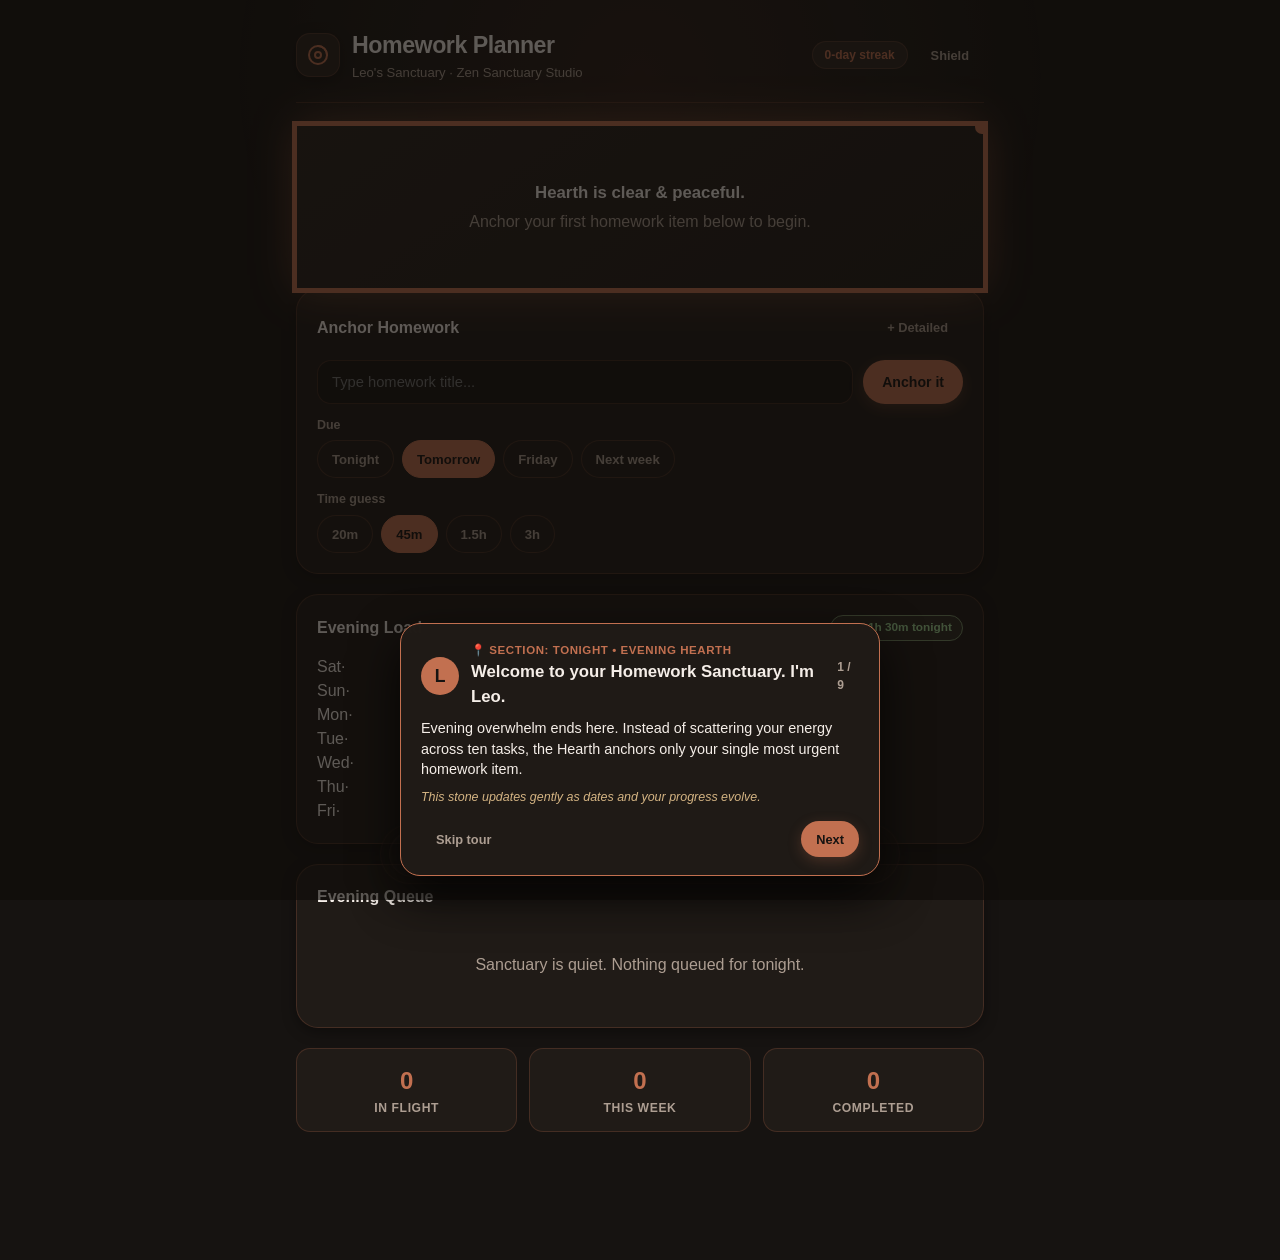
<file: homework-planner-3/index.html>
<!DOCTYPE html>
<html lang="en">
<head>
  <meta charset="UTF-8">
  <meta name="viewport" content="width=device-width, initial-scale=1.0">
  <title>Homework Planner 3 — Mindful Evening Homework Sanctuary</title>
  <meta name="description" content="A peaceful wabi-sabi homework sanctuary for neurodivergent students: single-focus Evening Hearth, organic 14-day River of Work, weekly study rituals, backpack check, and guilt-free catch-up chamber. 100% private, offline-first PWA.">
  <meta name="theme-color" content="#161311">
  <link rel="manifest" href="manifest.json">
  <link rel="apple-touch-icon" href="assets/apple-touch-icon.png">
  <link rel="icon" type="image/png" sizes="32x32" href="assets/favicon-32.png">
  <link rel="stylesheet" href="css/theme.css">
  <link rel="stylesheet" href="css/app.css">
  <link rel="stylesheet" href="css/components.css">
</head>
<body data-theme="wabi-sabi">
  <div class="sanctuary-glow" aria-hidden="true"></div>

  <div class="shell">
    <!-- Header -->
    <header class="app-header">
      <div class="brand-wrapper">
        <div class="brand-stone" aria-hidden="true">
          <svg width="24" height="24" viewBox="0 0 24 24" fill="none" stroke="currentColor" stroke-width="2" stroke-linecap="round" stroke-linejoin="round">
            <circle cx="12" cy="12" r="9"/>
            <path d="M12 3a9 9 0 0 1 9 9"/>
            <circle cx="12" cy="12" r="3"/>
          </svg>
        </div>
        <div>
          <h1 class="brand-title">Homework Planner</h1>
          <div class="brand-subtitle">Leo's Sanctuary · Zen Sanctuary Studio</div>
        </div>
      </div>

      <div class="header-actions">
        <span id="badge-streak" class="badge-pill" title="Evenings in a row completing homework">0-day streak</span>
        <button id="btn-toggle-fog" class="btn btn-sm btn-ghost" type="button" aria-pressed="false" title="Low-Spoons Shield hides everything except tonight's single win">Shield</button>
      </div>
    </header>

    <!-- Floating Focus Sprint HUD -->
    <div id="hud-sprint" class="sprint-hud" style="display:none;" role="status" aria-live="polite">
      <div class="sprint-info">
        <div class="sprint-label">Mindful Focus · <span id="sprint-title"></span></div>
        <div id="sprint-digits" class="sprint-digits">15:00</div>
        <div class="sprint-track"><div id="sprint-bar" class="sprint-bar"></div></div>
      </div>
      <div class="sprint-actions">
        <button id="btn-pause-sprint" class="btn btn-sm btn-secondary" type="button">Pause</button>
        <button id="btn-stop-sprint" class="btn btn-sm btn-ghost" type="button">Finish</button>
      </div>
    </div>

    <!-- Screen 1: Tonight (Evening Hearth) -->
    <main id="screen-tonight" class="app-screen active">
      <!-- Up First Single Focus Card -->
      <section id="hero-next" class="hero-card" aria-label="Up first tonight"></section>

      <!-- Backpack Zen Check -->
      <section id="backpack-bar" class="card backpack-card fog-hide" style="display:none;" aria-label="Backpack ready check"></section>

      <!-- Catch-up Nudge -->
      <section id="rescue-nudge" class="nudge fog-hide" style="display:none;"></section>

      <!-- Quick Capture Anchor -->
      <section class="card fog-hide" aria-label="Quick capture homework">
        <div class="card-title">
          <span>Anchor Homework</span>
          <button class="btn btn-ghost btn-sm" type="button" data-open-modal="modal-add-assignment">+ Detailed</button>
        </div>
        <div class="inline-form" style="margin-bottom:12px;">
          <input id="qa-title" class="input" type="text" maxlength="120" placeholder="Type homework title..." autocomplete="off">
          <button id="btn-qa-add" class="btn btn-primary" type="button">Anchor it</button>
        </div>
        <div class="chip-label">Due</div>
        <div id="qa-due" class="chip-row" role="group" aria-label="Due date selection">
          <button type="button" class="chip" data-due="today">Tonight</button>
          <button type="button" class="chip selected" data-due="tomorrow">Tomorrow</button>
          <button type="button" class="chip" data-due="friday">Friday</button>
          <button type="button" class="chip" data-due="nextweek">Next week</button>
        </div>
        <div class="chip-label">Time guess</div>
        <div id="qa-est" class="chip-row" role="group" aria-label="Estimated time">
          <button type="button" class="chip" data-est="20">20m</button>
          <button type="button" class="chip selected" data-est="45">45m</button>
          <button type="button" class="chip" data-est="90">1.5h</button>
          <button type="button" class="chip" data-est="180">3h</button>
        </div>
      </section>

      <!-- Tonight's Load Ribbon -->
      <section class="card fog-hide" aria-label="Next 7 evenings load ribbon">
        <div class="card-title">
          <span>Evening Load</span>
          <span id="tonight-load" class="tag ok">0m tonight</span>
        </div>
        <div id="week-ribbon" class="ribbon"></div>
      </section>

      <!-- Upcoming Queue -->
      <section class="card fog-hide" aria-label="Homework queue">
        <div class="card-title">Evening Queue</div>
        <div id="upcoming-list" class="list"></div>
      </section>

      <!-- Quick Stats -->
      <section class="stat-grid fog-hide" aria-label="Homework sanctuary statistics">
        <div class="stat"><div id="stat-open" class="stat-num">0</div><div class="stat-label">In Flight</div></div>
        <div class="stat"><div id="stat-week" class="stat-num">0</div><div class="stat-label">This Week</div></div>
        <div class="stat"><div id="stat-done" class="stat-num">0</div><div class="stat-label">Completed</div></div>
      </section>
    </main>

    <!-- Screen 2: Timeline (River of Work) -->
    <section id="screen-timeline" class="app-screen">
      <div class="screen-head">
        <div>
          <h2>River of Work</h2>
          <p>Organic 14-day flow of homework stones based on Start-By dates.</p>
        </div>
        <button class="btn btn-primary btn-sm" type="button" data-open-modal="modal-add-assignment">+ Add</button>
      </div>

      <div class="card">
        <div class="card-title">14-Day Capacity Flow</div>
        <div id="timeline-river" class="timeline-river"></div>
        <div class="legend">
          <span><i class="lv-light"></i>Light</span>
          <span><i class="lv-ok"></i>Comfortable</span>
          <span><i class="lv-heavy"></i>Full</span>
          <span><i class="lv-over"></i>Over budget</span>
        </div>
        <p id="timeline-note" class="row-sub" style="margin-top:12px;"></p>
      </div>

      <div class="card">
        <div class="card-title">
          <span>Homework Stones</span>
          <div id="timeline-filter" class="chip-row" role="group" aria-label="Stone status filter">
            <button type="button" class="chip selected" data-filter="open">Open</button>
            <button type="button" class="chip" data-filter="done">Completed</button>
          </div>
        </div>
        <div id="timeline-list" class="list"></div>
      </div>
    </section>

    <!-- Screen 3: Rituals (Weekly Homework Rituals & Subjects) -->
    <section id="screen-rituals" class="app-screen">
      <div class="screen-head">
        <div>
          <h2>Weekly Rituals</h2>
          <p>Repeating weekly assignments and subject colors.</p>
        </div>
      </div>

      <!-- Weekly Repeating Rituals -->
      <div id="routine-card" class="card">
        <div class="card-title">
          <span>Repeating Weekly Rituals</span>
          <button id="btn-apply-rituals" class="btn btn-sm btn-secondary" type="button">Load This Week</button>
        </div>
        <p class="row-sub" style="margin-bottom:14px;">Automate sheets that happen every week (e.g. Friday vocab or Monday math).</p>
        
        <div class="field">
          <span>Ritual Title</span>
          <input id="routine-title" class="input" type="text" placeholder="e.g. Weekly Math Worksheet" maxlength="120">
        </div>
        <div class="grid-2">
          <label class="field">
            <span>Day Due</span>
            <select id="routine-weekday" class="input">
              <option value="1">Every Monday</option>
              <option value="2">Every Tuesday</option>
              <option value="3">Every Wednesday</option>
              <option value="4">Every Thursday</option>
              <option value="5" selected>Every Friday</option>
              <option value="6">Every Saturday</option>
              <option value="0">Every Sunday</option>
            </select>
          </label>
          <label class="field">
            <span>Estimate (min)</span>
            <input id="routine-est" class="input" type="number" min="5" max="600" step="5" value="30">
          </label>
        </div>
        <div class="grid-2">
          <label class="field">
            <span>Subject</span>
            <select id="routine-course" class="input"></select>
          </label>
          <label class="field">
            <span>Breakdown Template</span>
            <select id="routine-template" class="input"></select>
          </label>
        </div>
        <button id="btn-add-routine" class="btn btn-primary" type="button" style="margin-top:8px;">Save Weekly Ritual</button>
        
        <div id="routine-list" class="list" style="margin-top:20px;"></div>
      </div>

      <!-- Subjects -->
      <div class="card">
        <div class="card-title">Subjects &amp; Classes</div>
        <div class="inline-form" style="margin-bottom:14px;">
          <input id="course-name" class="input" type="text" placeholder="New subject name..." maxlength="60">
          <input id="course-color" type="color" value="#c27050" title="Choose color" style="width:48px;height:44px;border:none;background:transparent;cursor:pointer;">
          <button id="btn-add-course" class="btn btn-secondary" type="button">Add</button>
        </div>
        <div id="course-list" class="list"></div>
      </div>
    </section>

    <!-- Screen 4: Peace (Catch-Up Chamber / Rest & Triage) -->
    <section id="screen-peace" class="app-screen">
      <div class="screen-head">
        <div>
          <h2>Catch-Up Chamber</h2>
          <p>No shame, no flashing red alarms. Just mindful, guilt-free triage.</p>
        </div>
      </div>

      <div class="card">
        <div id="rescue-list"></div>
      </div>

      <div class="card">
        <div class="card-title">Leo's Breath Anchor</div>
        <p class="row-sub">Homework is something you do, not who you are. When overwhelm peaks, breathe in for 4 seconds, hold for 4, and release for 6.</p>
      </div>
    </section>

    <!-- Screen 5: Settings (Preferences & Daily Budget) -->
    <section id="screen-settings" class="app-screen">
      <div class="screen-head">
        <div>
          <h2>Sanctuary Settings</h2>
          <p>Calibrate your honest evening energy and aesthetic.</p>
        </div>
      </div>

      <div class="card">
        <div class="card-title">Evening Capacity Budget</div>
        <label class="field">
          <span>Minutes you can comfortably give to homework each night</span>
          <input id="set-capacity" class="input" type="number" min="15" max="360" step="15" value="90">
        </label>
        <p class="row-sub">Your Start-By dates calibrate against this ceiling so evenings never overflow.</p>

        <label class="switch-row" style="margin-top:14px;">
          <span>Skip weekends when calculating Start-By dates</span>
          <input id="set-weekends" type="checkbox">
        </label>

        <label class="switch-row">
          <span>Play gentle sound chimes on completion</span>
          <input id="set-sound" type="checkbox" checked>
        </label>

        <p id="fudge-note" class="row-sub" style="margin-top:12px;"></p>
      </div>

      <div class="card">
        <div class="card-title">Wabi-Sabi Aesthetics</div>
        <div id="theme-picker" class="chip-row"></div>
      </div>

      <div class="card">
        <div class="card-title">Backup &amp; Privacy</div>
        <p class="row-sub" style="margin-bottom:14px;">Your data is saved 100% locally in your browser. No accounts or tracking.</p>
        <div class="chip-row">
          <button id="btn-export" class="btn btn-secondary btn-sm" type="button">Export JSON</button>
          <button id="btn-import-trigger" class="btn btn-secondary btn-sm" type="button">Import JSON</button>
          <input id="file-import" type="file" accept=".json" style="display:none;">
          <button id="btn-start-tour" class="btn btn-ghost btn-sm" type="button">Restart Tour</button>
          <button id="btn-reset" class="btn btn-danger-soft btn-sm" type="button">Reset All Data</button>
        </div>
      </div>
    </section>

    <!-- Curved Floating Zen Island Navigation -->
    <nav class="zen-island-nav" aria-label="Sanctuary Navigation">
      <button class="nav-btn active" type="button" data-tab="tonight"><span class="nav-ico">🕯</span><span>Hearth</span></button>
      <button class="nav-btn" type="button" data-tab="timeline"><span class="nav-ico">〰</span><span>River</span></button>
      <button class="nav-btn" type="button" data-tab="rituals"><span class="nav-ico">📿</span><span>Rituals</span></button>
      <button class="nav-btn" type="button" data-tab="peace"><span class="nav-ico">☯</span><span>Peace</span></button>
      <button class="nav-btn" type="button" data-tab="settings"><span class="nav-ico">⚙</span><span>Settings</span></button>
    </nav>
  </div>

  <!-- Modals -->
  <!-- Modal: Add Assignment (Detailed) -->
  <div id="modal-add-assignment" class="app-modal" role="dialog" aria-modal="true" aria-labelledby="add-modal-title">
    <div class="modal-card">
      <div class="modal-head">
        <h3 id="add-modal-title">Anchor New Homework</h3>
        <button class="btn-x" type="button" data-close-modal aria-label="Close modal">×</button>
      </div>
      <div class="field">
        <span>Title</span>
        <input id="add-title" class="input" type="text" maxlength="120" placeholder="e.g. Read chapters 4-6 & take notes">
      </div>
      <div class="grid-2">
        <label class="field">
          <span>Due Date</span>
          <input id="add-due" class="input" type="date">
        </label>
        <label class="field">
          <span>Time Guess (min)</span>
          <input id="add-est" class="input" type="number" min="5" max="600" step="5" value="45">
        </label>
      </div>
      <div class="grid-2">
        <label class="field">
          <span>Subject</span>
          <select id="add-course" class="input"></select>
        </label>
        <label class="field">
          <span>Grade Impact (%)</span>
          <input id="add-weight" class="input" type="number" min="0" max="100" value="10">
        </label>
      </div>
      <label class="field">
        <span>Break into 2-minute steps</span>
        <select id="add-template" class="input"></select>
      </label>
      <div id="add-error" class="danger-text" style="font-size:0.85rem;margin-bottom:12px;"></div>
      <div class="modal-actions" style="display:flex;justify-content:flex-end;gap:10px;">
        <button class="btn btn-ghost" type="button" data-close-modal>Cancel</button>
        <button id="btn-submit-add" class="btn btn-primary" type="button">Anchor Homework</button>
      </div>
    </div>
  </div>

  <!-- Modal: Assignment Detail & Edit -->
  <div id="modal-assignment-detail" class="app-modal" role="dialog" aria-modal="true" aria-labelledby="detail-title-h">
    <div class="modal-card">
      <div class="modal-head">
        <h3 id="detail-title-h">Homework Details</h3>
        <button class="btn-x" type="button" data-close-modal aria-label="Close modal">×</button>
      </div>
      <div id="detail-body"></div>
    </div>
  </div>

  <!-- Modal: Confirm Action -->
  <div id="modal-confirm" class="app-modal" role="dialog" aria-modal="true" aria-labelledby="confirm-title">
    <div class="modal-card small">
      <div class="modal-head">
        <h3 id="confirm-title">Are you sure?</h3>
        <button class="btn-x" type="button" data-close-modal aria-label="Close modal">×</button>
      </div>
      <p id="confirm-msg" class="row-sub" style="margin-bottom:18px;"></p>
      <div style="display:flex;justify-content:flex-end;gap:10px;">
        <button class="btn btn-ghost" type="button" data-close-modal>Cancel</button>
        <button id="btn-confirm-yes" class="btn btn-primary" type="button">Proceed</button>
      </div>
    </div>
  </div>

  <!-- Toast Notification -->
  <div id="toast" class="toast" role="status" aria-live="polite"></div>

  <!-- Guided tour (never blocks clicks) -->
  <div id="tutorial-overlay" class="tutorial-overlay" style="display:none;">
    <div id="tutorial-card" class="tutorial-card" style="display:none;" role="dialog" aria-live="polite" aria-labelledby="tutorial-title">
      <div class="tour-head">
        <div class="tour-avatar" aria-hidden="true">L</div>
        <div>
          <div id="tutorial-section-tag" class="tour-tag"></div>
          <div id="tutorial-title" class="tour-title"></div>
        </div>
        <div id="tutorial-step-count" class="tour-count"></div>
      </div>
      <p id="tutorial-message" class="tour-msg"></p>
      <p id="tutorial-hint" class="tour-hint"></p>
      <div class="tour-actions">
        <button id="tutorial-btn-skip" class="btn btn-ghost btn-sm" type="button">Skip tour</button>
        <span class="spacer"></span>
        <button id="tutorial-btn-prev" class="btn btn-secondary btn-sm" type="button">Back</button>
        <button id="tutorial-btn-next" class="btn btn-primary btn-sm" type="button">Next</button>
      </div>
    </div>
  </div>

  <!-- Scripts -->
  <script src="js/config.js"></script>
  <script src="js/engine.js"></script>
  <script src="js/storage.js"></script>
  <script src="js/tutorials.js"></script>
  <script src="js/app.js"></script>
  <script>
    if ('serviceWorker' in navigator) {
      window.addEventListener('load', function () {
        navigator.serviceWorker.register('sw.js').catch(function () {});
      });
    }
  </script>
</body>
</html>
</file>
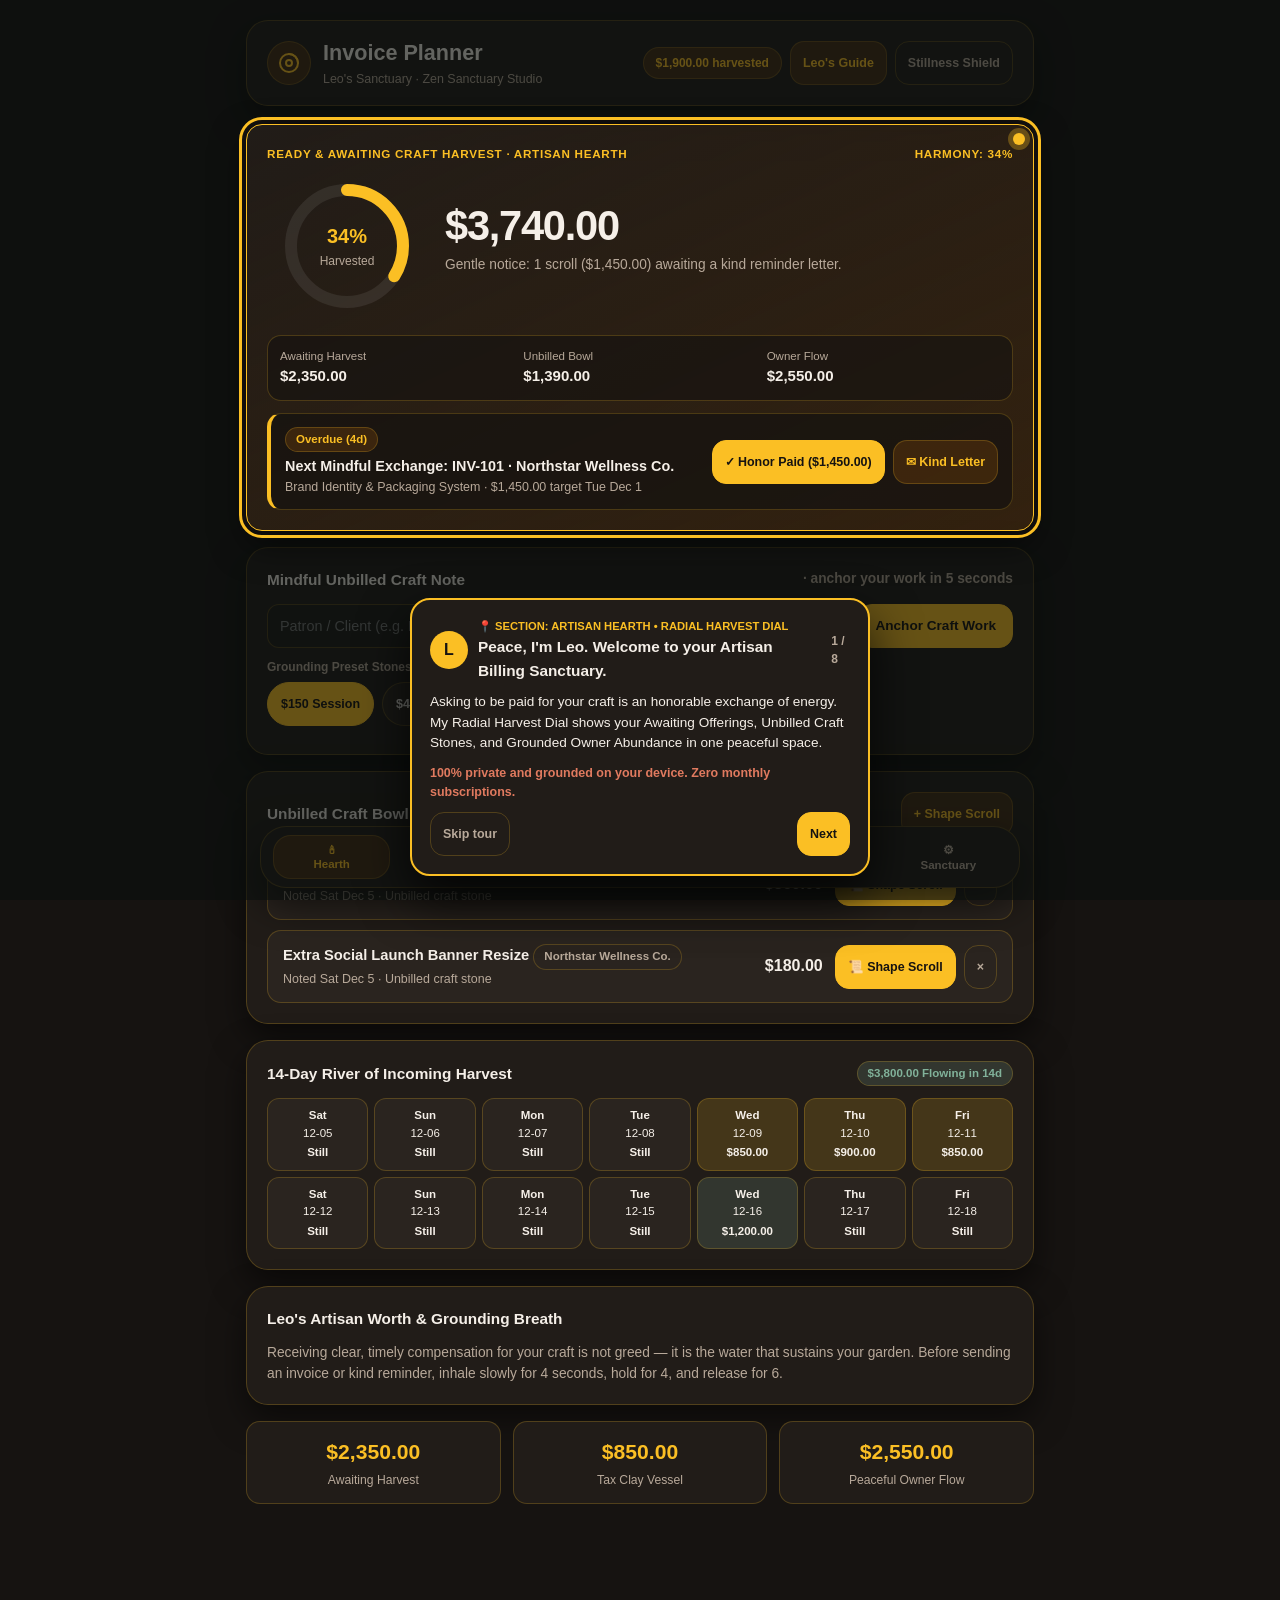
<file: invoice-planner-3/index.html>
<!DOCTYPE html>
<html lang="en">
<head>
  <meta charset="UTF-8">
  <meta name="viewport" content="width=device-width, initial-scale=1.0">
  <title>Invoice Planner 3 — Wabi-Sabi Artisan Billing Sanctuary, Radial Harvest Dial &amp; Kind Letters</title>
  <meta name="description" content="A peaceful wabi-sabi client billing sanctuary for creative founders: Radial SVG Harvest Dial, Unbilled Craft Bowl, 4-Vessel Tax &amp; Profit Pour, Kind Follow-Up Letters &amp; Seasonal Retainers. 100% private offline PWA.">
  <meta name="theme-color" content="#161311">
  <link rel="manifest" href="manifest.json">
  <link rel="apple-touch-icon" href="assets/apple-touch-icon.png">
  <link rel="icon" type="image/png" sizes="32x32" href="assets/favicon-32.png">
  <style id="zero-blur-lockout">
    #tutorial-overlay, .tutorial-overlay {
      backdrop-filter: none !important;
      -webkit-backdrop-filter: none !important;
      filter: none !important;
    }
  </style>
  <link rel="stylesheet" href="css/theme.css?v=3.0.3">
  <link rel="stylesheet" href="css/app.css?v=3.0.3">
  <link rel="stylesheet" href="css/components.css?v=3.0.3">
</head>
<body data-theme="wabi-sabi" data-active-tab="hearth">

  <div class="sanctuary-shell">
    <header class="app-header">
      <div class="brand-wrapper">
        <div class="brand-stone" aria-hidden="true">
          <svg width="24" height="24" viewBox="0 0 24 24" fill="none" stroke="currentColor" stroke-width="2" stroke-linecap="round" stroke-linejoin="round"><circle cx="12" cy="12" r="9"/><path d="M12 3a9 9 0 0 1 9 9"/><circle cx="12" cy="12" r="3"/></svg>
        </div>
        <div>
          <h1 class="brand-title">Invoice Planner</h1>
          <div class="brand-subtitle">Leo's Sanctuary · Zen Sanctuary Studio</div>
        </div>
      </div>

      <div class="header-actions">
        <span id="badge-collected" class="badge-pill" title="Total honored client harvest collected">$0.00 harvested</span>
        <button id="btn-launch-tour" class="btn btn-sm btn-secondary" type="button">Leo's Guide</button>
        <button id="btn-toggle-fog" class="btn btn-sm btn-ghost" type="button" aria-pressed="false">Stillness Shield</button>
      </div>
    </header>

    <!-- Screen 1: Hearth (Radial Harvest Dial, Unbilled Craft Bowl & 14-Day River) -->
    <main id="screen-hearth" class="app-screen active">
      <section id="hero-pulse" class="card hero-card" aria-label="Artisan Harvest Hearth &amp; Radial Dial">
        <div id="radial-harvest-dial"></div>
      </section>

      <section class="card fog-hide" aria-label="Mindful unbilled craft capture">
        <div class="card-title">
          <span>Mindful Unbilled Craft Note</span>
          <span class="muted">· anchor your work in 5 seconds</span>
        </div>
        <div class="inline-form">
          <input id="qa-work-client" class="input" type="text" maxlength="100" placeholder="Patron / Client (e.g. Lumen Botanicals)" autocomplete="off">
          <input id="qa-work-title" class="input" type="text" maxlength="120" placeholder="Craft offering (e.g. Ceramic Identity, Web Polish)" autocomplete="off">
          <input id="qa-work-amount" class="input" type="number" min="0.01" max="1000000" step="0.01" value="150.00" style="max-width:125px;" aria-label="Exchange amount">
          <button id="btn-qa-work" class="btn btn-primary" type="button">Anchor Craft Work</button>
        </div>
        <div class="chip-label">Grounding Preset Stones</div>
        <div id="qa-amount-chips" class="chip-row" role="group" aria-label="Craft rate presets">
          <button type="button" class="chip selected" data-cents="15000" data-label="Guidance / Tea Session">$150 Session</button>
          <button type="button" class="chip" data-cents="45000" data-label="Artisan Craft Day">$450 Craft Day</button>
          <button type="button" class="chip" data-cents="85000" data-label="Chapter Milestone">$850 Milestone</button>
          <button type="button" class="chip" data-cents="120000" data-label="Seasonal Retainer">$1,200 Season</button>
        </div>
      </section>

      <section class="card fog-hide" aria-label="Unbilled craft bowl">
        <div class="card-title">
          <span>Unbilled Craft Bowl (1-Tap Shape into Scroll)</span>
          <button class="btn btn-secondary btn-sm" type="button" data-open-modal="modal-add-invoice">+ Shape Scroll</button>
        </div>
        <div id="unbilled-work-list" class="list"></div>
      </section>

      <section class="card fog-hide" aria-label="14-day river of incoming harvest">
        <div class="card-title">
          <span>14-Day River of Incoming Harvest</span>
          <span id="weather-status-tag" class="tag ok">Gentle Current</span>
        </div>
        <div id="weather-ribbon" class="weather-grid"></div>
      </section>

      <section id="artisan-breath-card" class="card fog-hide" aria-label="Leo's Artisan Worth Anchor">
        <div class="card-title">Leo's Artisan Worth &amp; Grounding Breath</div>
        <p class="muted">Receiving clear, timely compensation for your craft is not greed — it is the water that sustains your garden. Before sending an invoice or kind reminder, inhale slowly for 4 seconds, hold for 4, and release for 6.</p>
      </section>

      <section class="stat-grid fog-hide" aria-label="Sanctuary harmony metrics">
        <div class="stat"><div id="stat-awaiting" class="stat-num">$0.00</div><div class="stat-label">Awaiting Harvest</div></div>
        <div class="stat"><div id="stat-tax-vault" class="stat-num">$0.00</div><div class="stat-label">Tax Clay Vessel</div></div>
        <div class="stat"><div id="stat-owner-safe" class="stat-num">$0.00</div><div class="stat-label">Peaceful Owner Flow</div></div>
      </section>
    </main>

    <!-- Screen 2: Scrolls (Artisan Invoice Scrolls & Printable Summary) -->
    <section id="screen-scrolls" class="app-screen">
      <div class="screen-head">
        <div>
          <h2>Artisan Invoice Scrolls</h2>
          <p class="muted">Shape clean client invoice scrolls with exact integer-cent math and Friday Early weekend shift.</p>
        </div>
        <button class="btn btn-primary btn-sm" type="button" data-open-modal="modal-add-invoice">+ Shape Scroll</button>
      </div>

      <div id="invoices-card" class="card">
        <div class="card-title">
          <span>All Sanctuary Invoice Scrolls</span>
          <div id="invoice-filter" class="chip-row" role="group" aria-label="Scroll status filter">
            <button type="button" class="chip selected" data-inv-filter="all">All Scrolls</button>
            <button type="button" class="chip" data-inv-filter="open">Awaiting &amp; Past Due</button>
            <button type="button" class="chip" data-inv-filter="draft">Unsealed Drafts</button>
            <button type="button" class="chip" data-inv-filter="paid">Honored (Paid)</button>
          </div>
        </div>
        <div id="invoices-list" class="list"></div>
      </div>
    </section>

    <!-- Screen 3: Harvest (4-Vessel Tax & Profit Pour Ritual) -->
    <section id="screen-harvest" class="app-screen">
      <div class="screen-head">
        <div>
          <h2>4-Vessel Harvest Pour Ritual</h2>
          <p class="muted">When a client honors an invoice, pour every penny calmly across 4 clay vessels.</p>
        </div>
      </div>

      <div id="payout-card" class="card">
        <div class="card-title">1. Prepare Your Incoming Client Harvest</div>
        <div class="grid-2">
          <label class="field">
            <span>Harvest Source Label</span>
            <input id="pay-label" class="input" type="text" maxlength="80" value="Honored Client Invoice" autocomplete="off">
          </label>
          <label class="field">
            <span>Collected Harvest Amount ($)</span>
            <input id="pay-amount" class="input" type="number" min="1" max="1000000" step="0.01" value="1600.00">
          </label>
        </div>
        <div class="chip-label">Choose Your 4-Vessel Pour Harmony</div>
        <div id="pay-preset-chips" class="chip-row" role="group" aria-label="Harvest pour presets">
          <button type="button" class="chip selected" data-preset="standard">Balanced Artisan 25 / 15 / 10 / 50</button>
          <button type="button" class="chip" data-preset="taxheavy">Deep Tax Cushion 30 / 15 / 15 / 40</button>
          <button type="button" class="chip" data-preset="lean">Solo Maker 20 / 10 / 15 / 55</button>
          <button type="button" class="chip" data-preset="growth">Workshop Expansion 25 / 25 / 15 / 35</button>
        </div>

        <div id="payout-preview" class="split-grid"></div>

        <div class="row-actions">
          <button id="btn-run-payout" class="btn btn-primary" type="button">Pour Harvest Split</button>
        </div>
      </div>

      <div class="card">
        <div class="card-title">Past Harvest Pour Rituals</div>
        <div id="payout-history-list" class="list"></div>
      </div>
    </section>

    <!-- Screen 4: Letters (Kind Follow-Up Letters & Gentle Triage Chamber) -->
    <section id="screen-letters" class="app-screen">
      <div class="screen-head">
        <div>
          <h2>Kind Follow-Up Letters</h2>
          <p class="muted">Invite overdue or upcoming payments with warmth and dignity. Copy a pre-filled note in one tap.</p>
        </div>
      </div>

      <div id="followup-card" class="card">
        <div class="card-title">1. Choose Scroll &amp; Letter Voice</div>
        <div class="grid-2">
          <label class="field">
            <span>Select Open Invoice Scroll</span>
            <select id="followup-invoice-select" class="input" aria-label="Select invoice scroll"></select>
          </label>
          <div>
            <div class="chip-label" style="margin-top:0;">Choose Letter Voice</div>
            <div id="followup-tone-chips" class="chip-row" role="group" aria-label="Letter voice">
              <button type="button" class="chip selected" data-tone="warm">Warm Tea Reminder</button>
              <button type="button" class="chip" data-tone="gentle">Gentle Past-Due Note</button>
              <button type="button" class="chip" data-tone="firm">Clear Boundary Notice</button>
            </div>
          </div>
        </div>
        <label class="field">
          <span>Kind Client Letter (Editable)</span>
          <textarea id="followup-script-box" class="input" rows="6"></textarea>
        </label>
        <div class="row-actions">
          <button id="btn-copy-script" class="btn btn-primary" type="button">📋 Copy Kind Letter</button>
        </div>
      </div>

      <div class="card">
        <div class="card-title">Shame-Free Catch-Up Chamber</div>
        <p class="muted" style="margin-bottom:10px;">No harsh red alarms. Choose one peaceful path for any overdue or upcoming scroll:</p>
        <div id="triage-list" class="list"></div>
      </div>
    </section>

    <!-- Screen 5: Seasons (Seasonal Client Retainers & Grounded Balance Sync) -->
    <section id="screen-seasons" class="app-screen">
      <div class="screen-head">
        <div>
          <h2>Seasonal Retainers &amp; Sanctuary Vessels</h2>
          <p class="muted">Nurture recurring client rhythms and ground your business checking without double-counting.</p>
        </div>
        <button class="btn btn-primary btn-sm" type="button" data-open-modal="modal-add-retainer">+ Plant Retainer</button>
      </div>

      <div id="retainers-summary-card" class="card"></div>

      <div id="retainers-card" class="card">
        <div class="card-title">Active &amp; Resting Client Retainers</div>
        <div id="retainers-list" class="list"></div>
      </div>

      <div class="card">
        <div class="card-title">Grounding Business Checking Sync (Anti-Double-Counting)</div>
        <p class="muted" style="margin-bottom:10px;">Enter your current business checking balance anytime. Invoices honored earlier today are never added twice.</p>
        <div class="inline-form">
          <input id="sync-balance-input" class="input" type="number" step="0.01" placeholder="Current business checking balance ($)">
          <button id="btn-sync-balance" class="btn btn-primary" type="button">Ground Balance</button>
        </div>
        <div id="accounts-list" class="list" style="margin-top:12px;"></div>
      </div>
    </section>

    <!-- Screen 6: Settings -->
    <section id="screen-settings" class="app-screen">
      <div class="screen-head">
        <div>
          <h2>Sanctuary Calibration</h2>
          <p class="muted">Your client scrolls and numbers never leave this device. Zero cloud tracking.</p>
        </div>
      </div>

      <div class="card">
        <div class="card-title">Wabi-Sabi Sanctuary Aesthetics</div>
        <div id="theme-picker" class="chip-row"></div>
        <label class="switch-row">
          <span>Soft wooden chime on completion</span>
          <input id="set-sound" type="checkbox" checked>
        </label>
      </div>

      <div class="card">
        <div class="card-title">Artisan Identity, Net Rhythm &amp; Monthly Harvest Horizon</div>
        <div class="grid-2">
          <label class="field">
            <span>Your Artisan Studio Name</span>
            <input id="set-business-name" class="input" type="text" maxlength="80" value="Zen Sanctuary Studio">
          </label>
          <label class="field">
            <span>Default Payment Rhythm</span>
            <select id="set-default-terms" class="input">
              <option value="receipt">Due on Receipt</option>
              <option value="net7">Net 7 Days</option>
              <option value="net14">Net 14 Days</option>
              <option value="net30">Net 30 Days</option>
            </select>
          </label>
        </div>
        <div class="grid-2">
          <label class="field">
            <span>Monthly Harvest Goal ($)</span>
            <input id="set-monthly-target" class="input" type="number" min="100" max="1000000" step="100" value="5000">
          </label>
          <label class="field">
            <span>Currency Symbol</span>
            <select id="set-currency" class="input">
              <option value="USD">USD ($)</option>
              <option value="CAD">CAD (CA$)</option>
              <option value="GBP">GBP (£)</option>
              <option value="EUR">EUR (€)</option>
              <option value="AUD">AUD (A$)</option>
            </select>
          </label>
        </div>
        <button id="btn-save-settings" class="btn btn-primary btn-sm" type="button">Save Sanctuary Rhythm</button>
      </div>

      <div class="card">
        <div class="card-title">Clean Slate, Sample Stones &amp; Local Backups</div>
        <div class="row-actions">
          <button id="btn-clean-slate" class="btn btn-secondary" type="button">🧹 Start Clean Slate</button>
          <button id="btn-load-sample" class="btn btn-secondary" type="button">🌱 Load Sample Data</button>
          <button id="btn-restart-tour" class="btn btn-ghost" type="button">Replay Leo's Tour</button>
        </div>
        <div class="row-actions" style="margin-top:10px;">
          <button id="btn-export-json" class="btn btn-secondary" type="button">Export JSON Backup</button>
          <button id="btn-import-json" class="btn btn-secondary" type="button">Import JSON Backup</button>
          <input id="file-import" type="file" accept="application/json,.json" style="display:none;">
          <button id="btn-reset-data" class="btn btn-danger-soft" type="button">Clear All Stones</button>
        </div>
      </div>
    </section>

    <!-- Curved Floating Zen Island Navigation (6 % 6 === 0 desktop, 6 % 3 === 0 mobile) -->
    <nav id="bottom-nav" class="zen-island-nav" aria-label="Sanctuary Navigation">
      <button class="nav-btn active" type="button" data-tab="hearth"><span class="nav-ico">🕯</span><span>Hearth</span></button>
      <button class="nav-btn" type="button" data-tab="scrolls"><span class="nav-ico">📜</span><span>Scrolls</span></button>
      <button class="nav-btn" type="button" data-tab="harvest"><span class="nav-ico">🍵</span><span>Harvest Split</span></button>
      <button class="nav-btn" type="button" data-tab="letters"><span class="nav-ico">✉</span><span>Kind Letters</span></button>
      <button class="nav-btn" type="button" data-tab="seasons"><span class="nav-ico">🌿</span><span>Retainers</span></button>
      <button class="nav-btn" type="button" data-tab="settings"><span class="nav-ico">⚙</span><span>Sanctuary</span></button>
    </nav>
  </div>

  <!-- Modal 1: Shape Client Invoice Scroll -->
  <div id="modal-add-invoice" class="app-modal" role="dialog" aria-modal="true" aria-labelledby="add-inv-h">
    <div class="modal-card">
      <div class="modal-head">
        <h3 id="add-inv-h">Shape Client Invoice Scroll</h3>
        <button class="btn-x" type="button" data-close-modal="modal-add-invoice" aria-label="Close">×</button>
      </div>
      <div class="grid-2">
        <label class="field"><span>Patron / Client Name</span><input id="inv-client" class="input" type="text" maxlength="100" placeholder="e.g. Northstar Wellness Co."></label>
        <label class="field"><span>Craft / Project Title</span><input id="inv-title" class="input" type="text" maxlength="120" placeholder="e.g. Brand Sanctuary &amp; Packaging"></label>
      </div>
      <div class="grid-2">
        <label class="field"><span>Subtotal Offering ($)</span><input id="inv-amount" class="input" type="number" min="0.01" step="0.01" value="850.00"></label>
        <label class="field"><span>Payment Rhythm</span><select id="inv-terms" class="input">
          <option value="net14">Net 14 Days</option>
          <option value="net7">Net 7 Days</option>
          <option value="net30">Net 30 Days</option>
          <option value="receipt">Due on Receipt</option>
        </select></label>
      </div>
      <div class="grid-2">
        <label class="field"><span>Tax (%)</span><input id="inv-tax" class="input" type="number" min="0" max="100" step="1" value="0"></label>
        <label class="field"><span>Courtesy Discount (%)</span><input id="inv-discount" class="input" type="number" min="0" max="100" step="1" value="0"></label>
      </div>
      <div class="grid-2">
        <label class="field"><span>Deposit Already Received ($)</span><input id="inv-deposit" class="input" type="number" min="0" step="0.01" value="0"></label>
        <label class="field"><span>Scroll Status</span><select id="inv-status" class="input">
          <option value="sent">Sent (Awaiting Harvest)</option>
          <option value="draft">Unsealed Draft</option>
        </select></label>
      </div>
      <label class="switch-row"><span>Shift weekend due dates to Friday early</span><input id="inv-weekend" type="checkbox" checked></label>
      <p id="inv-error" class="form-error" role="alert"></p>
      <div class="row-actions">
        <button id="btn-save-invoice" class="btn btn-primary" type="button">Save Scroll</button>
        <button class="btn btn-ghost" type="button" data-close-modal="modal-add-invoice">Cancel</button>
      </div>
    </div>
  </div>

  <!-- Modal 2: Plant Seasonal Retainer -->
  <div id="modal-add-retainer" class="app-modal" role="dialog" aria-modal="true" aria-labelledby="add-ret-h">
    <div class="modal-card">
      <div class="modal-head">
        <h3 id="add-ret-h">Plant Recurring Client Retainer</h3>
        <button class="btn-x" type="button" data-close-modal="modal-add-retainer" aria-label="Close">×</button>
      </div>
      <label class="field"><span>Patron / Client Name</span><input id="ret-client" class="input" type="text" maxlength="100" placeholder="e.g. Kindred Coffee Roasters"></label>
      <label class="field"><span>Seasonal Scope Title</span><input id="ret-title" class="input" type="text" maxlength="120" placeholder="e.g. Monthly Creative Direction &amp; Care"></label>
      <div class="grid-2">
        <label class="field"><span>Exchange per Cycle ($)</span><input id="ret-amount" class="input" type="number" min="1" step="0.01" value="950.00"></label>
        <label class="field"><span>Billing Rhythm</span><select id="ret-cycle" class="input">
          <option value="monthly">Monthly</option>
          <option value="quarterly">Quarterly</option>
          <option value="weekly">Weekly</option>
          <option value="yearly">Yearly</option>
        </select></label>
      </div>
      <label class="field"><span>Next Harvest Date</span><input id="ret-next-date" class="input" type="date"></label>
      <p id="ret-error" class="form-error" role="alert"></p>
      <div class="row-actions">
        <button id="btn-save-retainer" class="btn btn-primary" type="button">Plant Retainer</button>
        <button class="btn btn-ghost" type="button" data-close-modal="modal-add-retainer">Cancel</button>
      </div>
    </div>
  </div>

  <!-- Modal 3: Printable Invoice Preview Sheet -->
  <div id="modal-preview-invoice" class="app-modal" role="dialog" aria-modal="true" aria-labelledby="prev-inv-h">
    <div class="modal-card">
      <div class="modal-head">
        <h3 id="prev-inv-h">Artisan Invoice Summary Scroll</h3>
        <button class="btn-x" type="button" data-close-modal="modal-preview-invoice" aria-label="Close">×</button>
      </div>
      <div id="invoice-preview-body" class="invoice-preview-sheet"></div>
      <div class="row-actions">
        <button id="btn-print-invoice" class="btn btn-primary" type="button">🖨 Print / Save PDF</button>
        <button id="btn-copy-invoice" class="btn btn-secondary" type="button">📋 Copy Scroll Summary</button>
        <button class="btn btn-ghost" type="button" data-close-modal="modal-preview-invoice">Close</button>
      </div>
    </div>
  </div>

  <!-- Modal 4: Confirm -->
  <div id="modal-confirm" class="app-modal" role="dialog" aria-modal="true" aria-labelledby="confirm-h">
    <div class="modal-card">
      <div class="modal-head">
        <h3 id="confirm-h">Gentle Confirmation</h3>
        <button class="btn-x" type="button" data-close-modal="modal-confirm" aria-label="Close">×</button>
      </div>
      <p id="confirm-text" class="muted" style="margin-bottom:14px;"></p>
      <div class="row-actions">
        <button id="btn-confirm-yes" class="btn btn-danger-soft" type="button">Yes, release</button>
        <button class="btn btn-ghost" type="button" data-close-modal="modal-confirm">Keep as is</button>
      </div>
    </div>
  </div>

  <div id="toast" class="toast" role="status" aria-live="polite"></div>

  <!-- Guided Tour Overlay (Rules 16, 17, 18, 20, 23) -->
  <div id="tutorial-overlay" class="tutorial-overlay" style="display:none;">
    <div id="tutorial-card" class="tutorial-card" style="display:none;" role="dialog" aria-live="polite" aria-labelledby="tutorial-title">
      <div class="tour-head">
        <div class="tour-avatar" aria-hidden="true">L</div>
        <div>
          <div id="tutorial-section-tag" class="tour-tag"></div>
          <div id="tutorial-title" class="tour-title"></div>
        </div>
        <div id="tutorial-step-count" class="tour-count"></div>
      </div>
      <p id="tutorial-message" class="tour-msg"></p>
      <p id="tutorial-hint" class="tour-hint"></p>
      <div class="tour-actions">
        <button id="tutorial-btn-skip" class="btn btn-ghost btn-sm" type="button">Skip tour</button>
        <span class="spacer"></span>
        <button id="tutorial-btn-prev" class="btn btn-secondary btn-sm" type="button">Back</button>
        <button id="tutorial-btn-next" class="btn btn-primary btn-sm" type="button">Next</button>
      </div>
    </div>
  </div>

  <script>
    if ('caches' in window) {
      caches.keys().then(function (keys) {
        keys.forEach(function (k) {
          if (k !== 'invoice-planner-3-v1') caches.delete(k);
        });
      }).catch(function () {});
    }
  </script>
  <script src="js/engine.js?v=3.0.3"></script>
  <script src="js/storage.js?v=3.0.3"></script>
  <script src="js/config.js?v=3.0.3"></script>
  <script src="js/tutorials.js?v=3.0.3"></script>
  <script src="js/app.js?v=3.0.3"></script>
</body>
</html>
</file>
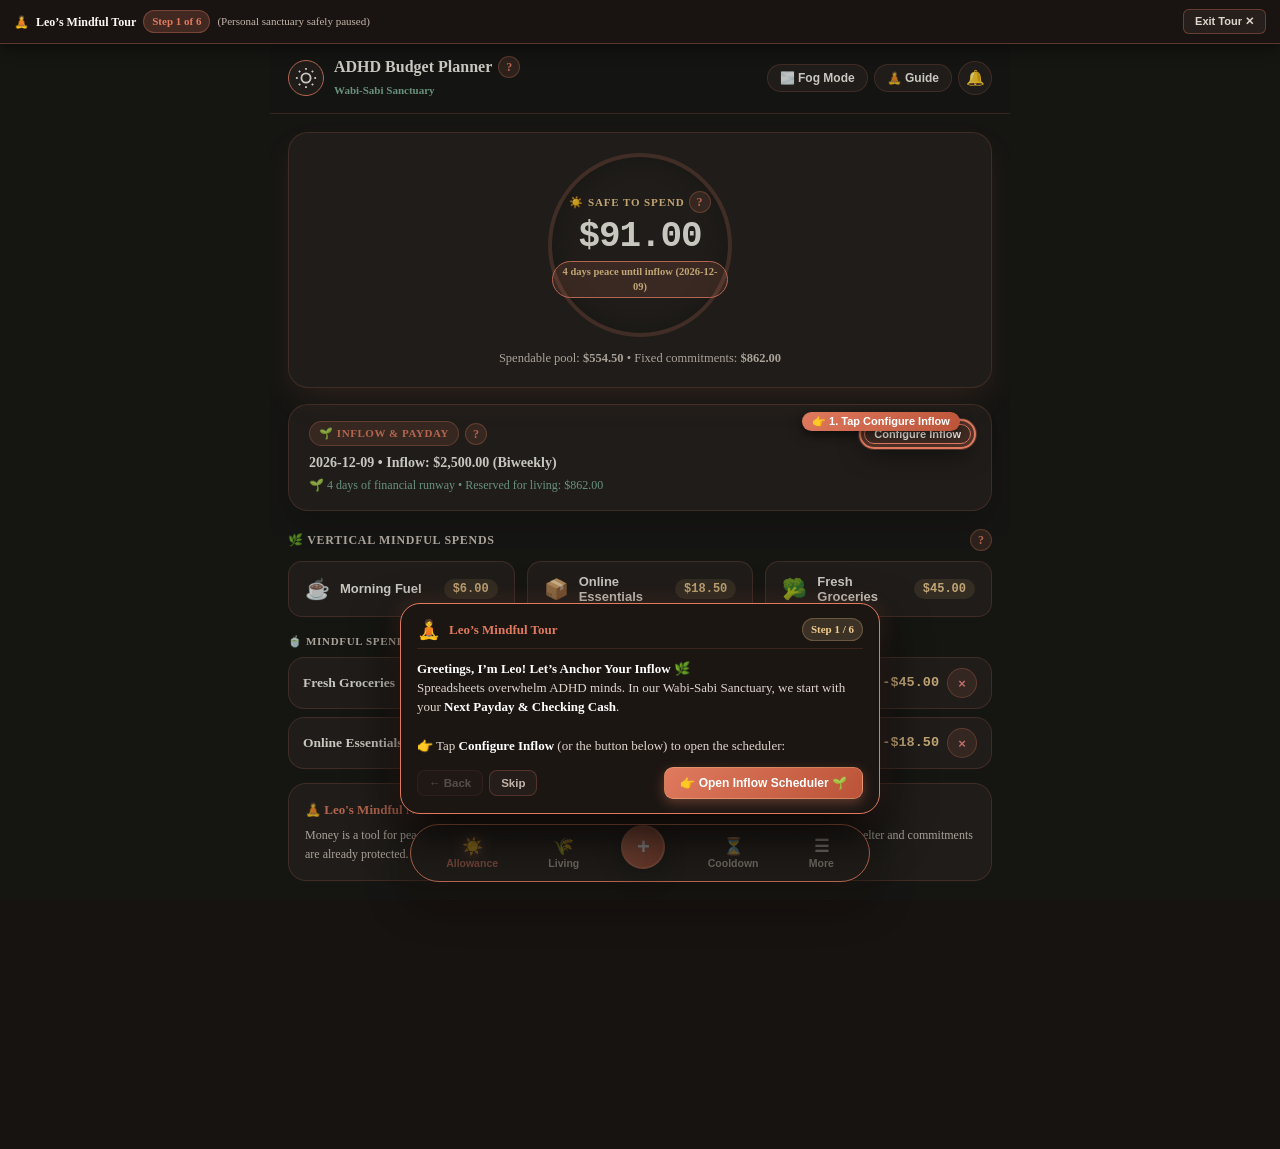
<file: adhd-budget-planner-3/demo/index.html>
<!DOCTYPE html>
<html lang="en">
<head>
  <meta charset="utf-8">
  <meta name="viewport" content="width=device-width, initial-scale=1, viewport-fit=cover">
  <title>ADHD Budget Planner</title>
  <meta name="description" content="A gentle, mindful budgeting sanctuary engineered for ADHD focus.">
  <meta name="theme-color" content="#161311">
  <meta name="apple-mobile-web-app-capable" content="yes">
  <meta name="apple-mobile-web-app-status-bar-style" content="black-translucent">
  <meta name="apple-mobile-web-app-title" content="ADHD Budget Planner">
  <!-- Demo mode: no manifest -->
  <link rel="icon" type="image/svg+xml" href="../assets/icon.svg">
  <link rel="apple-touch-icon" href="../assets/apple-touch-icon.png">
  
  <link rel="stylesheet" href="../css/harmony-theme.css">
  <link rel="stylesheet" href="../css/harmony-layout.css">
  <link rel="stylesheet" href="../css/leo-tour.css">
  <link rel="stylesheet" href="./demo-banner.css">
</head>
<body data-theme="sage-harmony">

  <div class="zen-shell">

    <!-- Top Header App Bar -->
    <header class="zen-header">
      <div class="header-inner">
        <div class="brand-group">
          <div class="brand-circle-icon">
            <svg width="22" height="22" viewBox="0 0 24 24" fill="none" stroke="currentColor" stroke-width="2">
              <circle cx="12" cy="12" r="5"/>
              <line x1="12" y1="1" x2="12" y2="3"/>
              <line x1="12" y1="21" x2="12" y2="23"/>
              <line x1="4.22" y1="4.22" x2="5.64" y2="5.64"/>
              <line x1="18.36" y1="18.36" x2="19.78" y2="19.78"/>
              <line x1="1" y1="12" x2="3" y2="12"/>
              <line x1="21" y1="12" x2="23" y2="12"/>
              <line x1="4.22" y1="19.78" x2="5.64" y2="18.36"/>
              <line x1="18.36" y1="5.64" x2="19.78" y2="4.22"/>
            </svg>
          </div>
          <div class="brand-text">
            <div style="display:flex;align-items:center;gap:6px;">
              <h1>ADHD Budget Planner</h1>
              <button type="button" class="zen-help-badge" data-leo-help="sanctuary.offline" title="Sovereign Sanctuary & Privacy">?</button>
            </div>
            <span class="brand-tagline">Wabi-Sabi Sanctuary</span>
          </div>
        </div>
        <div class="header-btns">
          <button type="button" class="btn-zen-pill" id="btn-fog-trigger" title="Fog Mode (Low Sensory Refuge)">🌫️ Fog Mode</button>
          <button type="button" class="btn-zen-pill" id="btn-leo-tour" title="Leo's Step-by-Step Tour">🧘 Guide</button>
          <button type="button" class="btn-zen-icon" id="btn-sound-toggle" title="Gentle Chime">🔔</button>
        </div>
      </div>
    </header>

    <!-- MAIN SCREENS -->
    <main>
      <!-- 1. Allowance Screen -->
      <section id="screen-allowance" class="screen active">
        <!-- Concentric Radial Sunburst Dial Hero -->
        <div class="radial-hero-card">
          <div class="dial-track-ring">
            <span class="dial-label" style="display:flex;align-items:center;gap:4px;">
              <span>☀️ Safe to Spend</span>
              <button type="button" class="zen-help-badge" data-leo-help="allowance.radial" title="About Daily Allowance Dial">?</button>
            </span>
            <div class="dial-number" id="dial-hero-amount">$0.00</div>
            <span class="dial-status-pill" id="dial-runway-pill">Runway calculating...</span>
          </div>
          <div class="dial-subtext" id="dial-subtext">Calculating fixed commitments...</div>
        </div>

        <!-- Mindful Inflow Sanctuary Card -->
        <div class="zen-inflow-card" id="card-zen-inflow">
          <div style="display:flex;justify-content:space-between;align-items:center;margin-bottom:6px;">
            <div style="display:flex;align-items:center;gap:6px;">
              <span class="zen-inflow-badge">🌱 Inflow & Payday</span>
              <button type="button" class="zen-help-badge" data-leo-help="allowance.inflow" title="About Cash Inflow Stream">?</button>
            </div>
            <button type="button" class="btn-zen-action" id="btn-configure-zen-inflow" style="font-size:11px;padding:3px 9px;">Configure Inflow</button>
          </div>
          <div id="zen-inflow-status-text" style="font-size:14px;font-weight:800;color:var(--text-zen);">
            Loading inflow projection...
          </div>
          <div id="zen-inflow-peace-runway" style="font-size:12px;color:var(--accent-mint);margin-top:3px;">
            Calculating days of financial peace...
          </div>
        </div>

        <div style="display:flex;justify-content:space-between;align-items:center;margin:16px 0 10px;">
          <div style="font-size:12px;font-weight:800;color:var(--text-muted);text-transform:uppercase;letter-spacing:0.06em;">
            🌿 Vertical Mindful Spends
          </div>
          <button type="button" class="zen-help-badge" data-leo-help="allowance.quickchip" title="About Mindful Spend Chips">?</button>
        </div>
        <div class="zen-quick-spends" id="zen-quick-spends">
          <!-- 3 stacked vertical pills populated dynamically -->
        </div>

        <div id="zen-today-spends-container"></div>

        <div style="background:var(--bg-card);border:1px solid var(--border-zen);border-radius:18px;padding:16px;margin-top:14px;">
          <div style="font-size:13px;font-weight:700;color:var(--accent-sage);margin-bottom:6px;">🧘 Leo's Mindful Note:</div>
          <p style="font-size:12px;color:var(--text-muted);line-height:1.6;">
            Money is a tool for peace, not stress. Whenever you check your safe allowance, take a breath knowing your fixed shelter and commitments are already protected.
          </p>
        </div>
      </section>

      <!-- 2. Living Costs (Bills) Screen -->
      <section id="screen-living" class="screen">
        <div style="display:flex;justify-content:space-between;align-items:center;margin-bottom:16px;">
          <div>
            <div style="display:flex;align-items:center;gap:6px;">
              <h2 style="font-size:18px;font-weight:800;">Living Costs</h2>
              <button type="button" class="zen-help-badge" data-leo-help="living.costs" title="About Living Commitments">?</button>
            </div>
            <p style="font-size:12px;color:var(--text-muted);">Fixed shelter & utility commitments reserved before calculating your allowance.</p>
          </div>
          <button type="button" class="btn-harmony-action" id="btn-add-living-open">+ Add Cost</button>
        </div>
        <div id="living-list">
          <!-- Populated dynamically -->
        </div>
      </section>

      <!-- 3. Cooldown Hold (Vault) Screen -->
      <section id="screen-cooldown" class="screen">
        <div style="display:flex;justify-content:space-between;align-items:center;margin-bottom:16px;">
          <div>
            <div style="display:flex;align-items:center;gap:6px;">
              <h2 style="font-size:18px;font-weight:800;">Cooldown Hold (48h Vault)</h2>
              <button type="button" class="zen-help-badge" data-leo-help="cooldown.patience" title="About Cooldown Garden">?</button>
            </div>
            <p style="font-size:12px;color:var(--text-muted);">Park impulse shopping urges here. 82% fade calmly in 48 hours.</p>
          </div>
          <button type="button" class="btn-harmony-action" id="btn-add-cooldown-open">+ Hold Urge</button>
        </div>
        <div id="cooldown-list">
          <!-- Populated dynamically -->
        </div>
      </section>

      <!-- 4. Debt Freedom Screen -->
      <section id="screen-freedom" class="screen">
        <div style="display:flex;justify-content:space-between;align-items:center;margin-bottom:16px;">
          <div>
            <div style="display:flex;align-items:center;gap:6px;">
              <h2 style="font-size:18px;font-weight:800;">Debt Freedom (Crusher)</h2>
              <button type="button" class="zen-help-badge" data-leo-help="freedom.ladder" title="About Freedom Ladder">?</button>
            </div>
            <p style="font-size:12px;color:var(--text-muted);">Snowball & Avalanche accelerated debt freedom path.</p>
          </div>
          <button type="button" class="btn-harmony-action" id="btn-add-debt-open">+ Add Debt</button>
        </div>
        <div style="background:var(--bg-card);border:1px solid var(--border-zen);border-radius:18px;padding:18px;text-align:center;margin-bottom:16px;">
          <div style="font-size:11px;font-weight:700;color:var(--accent-gold);text-transform:uppercase;letter-spacing:0.08em;margin-bottom:4px;">Freedom Projection</div>
          <div style="font-size:17px;font-weight:800;color:var(--text-zen);" id="debt-freedom-plan">Calculating projection...</div>
        </div>
        <div id="debt-list">
          <!-- Populated dynamically -->
        </div>
      </section>

      <!-- 5. Mind Dump Screen -->
      <section id="screen-minddump" class="screen">
        <div style="display:flex;align-items:center;gap:6px;margin-bottom:6px;">
          <h2 style="font-size:18px;font-weight:800;">Mind Dump Scratchpad</h2>
          <button type="button" class="zen-help-badge" data-leo-help="minddump.zen" title="About Mindful Thought Stream">?</button>
        </div>
        <p style="font-size:12px;color:var(--text-muted);margin-bottom:16px;">Zero-friction capture for money thoughts, upcoming purchases, or anxiety relief.</p>
        <textarea id="minddump-textarea-input" class="zen-input" style="height:280px;resize:none;font-size:14px;line-height:1.6;" placeholder="Type anything on your mind... auto-saves instantly."></textarea>
      </section>

      <!-- 6. Sanctuary Config Screen -->
      <section id="screen-config" class="screen">
        <div style="display:flex;align-items:center;gap:6px;margin-bottom:16px;">
          <h2 style="font-size:18px;font-weight:800;">Sanctuary Config & Backup</h2>
          <button type="button" class="zen-help-badge" data-leo-help="sanctuary.grace" title="About Grace Cushion & Sanctuary">?</button>
        </div>
        <div style="background:var(--bg-card);border:1px solid var(--border-zen);border-radius:18px;padding:18px;margin-bottom:18px;">
          <form id="form-settings">
            <div class="zen-form-group">
              <label>Checking Account Balance ($)</label>
              <input type="number" step="0.01" class="zen-input" id="settings-checking-field" required>
            </div>
            <div class="zen-form-group">
              <label>Payday Cycle</label>
              <select class="zen-select" id="settings-cycle-field">
                <option value="weekly">Weekly</option>
                <option value="biweekly">Bi-Weekly (Every 2 Weeks)</option>
                <option value="semimonthly">Semi-Monthly (1st & 15th)</option>
                <option value="monthly">Monthly</option>
              </select>
            </div>
            <div class="zen-form-group">
              <label>Visual Color Theme</label>
              <select class="zen-select" id="settings-theme-field">
                <option value="sage-harmony">Sage Harmony (Warm Editorial)</option>
                <option value="oled-minimal">OLED Minimal</option>
                <option value="sand-linen">Sand & Linen (Light)</option>
                <option value="ocean-calm">Ocean Calm</option>
              </select>
            </div>
            <button type="submit" class="btn-harmony-action" style="width:100%;padding:12px;margin-top:6px;">Save Config 🌿</button>
          </form>
        </div>

        <div style="background:var(--bg-card);border:1px solid var(--border-zen);border-radius:18px;padding:18px;">
          <div style="font-size:14px;font-weight:700;margin-bottom:10px;">💾 Backup & Device Transfer</div>
          <button type="button" class="btn-harmony-action" id="btn-export-backup" style="width:100%;padding:12px;margin-bottom:14px;">Download Backup (.json)</button>
          <label style="display:block;font-size:12px;color:var(--text-muted);margin-bottom:6px;">Restore Backup File:</label>
          <input type="file" id="input-restore-backup" accept=".json" class="zen-input" style="font-size:12px;padding:6px;">
        </div>
      </section>
    </main>

    <!-- FLOATING CURVED ZEN ISLAND NAVIGATION (Unique Island Architecture) -->
    <nav class="zen-floating-island" id="zen-island-nav" aria-label="Sanctuary Navigation">
      <button type="button" class="island-tab active" data-nav="allowance">
        <span class="island-glyph">☀️</span>
        <span class="island-text">Allowance</span>
      </button>

      <button type="button" class="island-tab" data-nav="living">
        <span class="island-glyph">🌾</span>
        <span class="island-text">Living</span>
      </button>

      <!-- Center Raised Terracotta Seed FAB -->
      <button type="button" class="island-seed-fab" id="island-btn-seed-action" title="Quick Add Spend">
        <span>+</span>
      </button>

      <button type="button" class="island-tab" data-nav="cooldown">
        <span class="island-glyph">⏳</span>
        <span class="island-text">Cooldown</span>
      </button>

      <button type="button" class="island-tab" id="btn-open-sanctuary-drawer" title="More Sanctuary Sections">
        <span class="island-glyph">☰</span>
        <span class="island-text">More</span>
      </button>
    </nav>

    <!-- SLIDE-UP SANCTUARY DRAWER SHEET -->
    <div class="zen-drawer-overlay" id="sanctuary-drawer-sheet">
      <div class="zen-drawer-sheet">
        <div class="drawer-handle-bar"></div>
        <div style="display:flex;justify-content:space-between;align-items:center;margin-bottom:16px;">
          <h3 style="font-size:16px;font-weight:800;color:var(--text-zen);">🌿 Sanctuary Sections</h3>
          <button type="button" class="btn-zen-icon" id="btn-close-sanctuary-drawer">&times;</button>
        </div>
        <div class="drawer-links-grid">
          <button type="button" class="drawer-link-btn" data-drawer-nav="freedom">
            <span class="drawer-btn-glyph">📉</span>
            <div class="drawer-btn-text">
              <strong>Debt Freedom</strong>
              <span>Snowball & payoff path</span>
            </div>
          </button>
          <button type="button" class="drawer-link-btn" data-drawer-nav="minddump">
            <span class="drawer-btn-glyph">📝</span>
            <div class="drawer-btn-text">
              <strong>Mind Dump</strong>
              <span>Zero-friction scratchpad</span>
            </div>
          </button>
          <button type="button" class="drawer-link-btn" data-drawer-nav="config">
            <span class="drawer-btn-glyph">⚙️</span>
            <div class="drawer-btn-text">
              <strong>Sanctuary Config</strong>
              <span>Themes, currency, backup</span>
            </div>
          </button>
        </div>
      </div>
    </div>

    <!-- FULLSCREEN FOG MODE OVERLAY -->
    <div id="fog-mode-overlay" class="zombie-screen-overlay">
      <div style="font-size:18px;color:#737373;font-weight:700;margin-bottom:8px;display:flex;align-items:center;justify-content:center;gap:8px;">
        <span>🌫️ Fog Mode Active</span>
        <button type="button" class="zen-help-badge" data-leo-help="fog.mode" title="About Fog Mode">?</button>
      </div>
      <p style="font-size:13px;color:#a3a3a3;margin-bottom:24px;">Low cognitive bandwidth day? Here is your single answer right now:</p>
      <div style="font-size:14px;color:#737373;text-transform:uppercase;letter-spacing:0.1em;margin-bottom:6px;">Safe to Spend Today</div>
      <div class="zombie-screen-number" id="fog-screen-amount">$0.00</div>
      <button type="button" class="btn-zombie-return" id="btn-fog-close">Exit Fog Mode 🌿</button>
    </div>

    <!-- MODAL: Set Inflow & Payday -->
    <div id="modal-set-zen-payday" class="zen-modal-overlay">
      <div class="zen-modal-box">
        <div style="display:flex;justify-content:space-between;align-items:center;margin-bottom:14px;">
          <h3 style="font-size:16px;font-weight:800;">🌱 Configure Income Inflow</h3>
          <button type="button" class="btn-zen-icon" id="btn-close-set-inflow" style="width:28px;height:28px;">&times;</button>
        </div>
        <form id="form-set-zen-inflow">
          <div class="zen-form-group">
            <label>Next Inflow Date (Payday)</label>
            <input type="date" class="zen-input" id="input-zen-inflow-date" required>
          </div>
          <div class="zen-form-group">
            <label>Expected Paycheck Sum ($)</label>
            <input type="number" step="0.01" class="zen-input" id="input-zen-inflow-amount" placeholder="2500.00" required>
          </div>
          <div class="zen-form-group">
            <label>Pay Cadence</label>
            <select class="zen-select" id="select-zen-inflow-cycle">
              <option value="biweekly">Bi-Weekly (Every 14 Days)</option>
              <option value="weekly">Weekly (Every 7 Days)</option>
              <option value="semimonthly">Semi-Monthly (1st & 15th)</option>
              <option value="monthly">Monthly</option>
            </select>
          </div>
          <div class="zen-form-group">
            <label>Current Checking Cash ($)</label>
            <input type="number" step="0.01" class="zen-input" id="input-zen-inflow-checking" placeholder="1400.00" required>
          </div>
          <button type="submit" class="btn-harmony-action" style="width:100%;padding:12px;margin-top:6px;">Save Sanctuary Inflow 🌿</button>
        </form>
      </div>
    </div>

    <!-- MODAL: Quick Custom Spend -->
    <div id="modal-zen-spend" class="zen-modal-overlay">
      <div class="zen-modal-box">
        <div style="display:flex;justify-content:space-between;align-items:center;margin-bottom:14px;">
          <h3 style="font-size:16px;font-weight:800;">✨ Log Mindful Spend</h3>
          <button type="button" class="btn-zen-icon" id="btn-close-zen-spend" style="width:28px;height:28px;">&times;</button>
        </div>
        <form id="form-zen-spend">
          <div class="zen-form-group">
            <label>Spend Description</label>
            <input type="text" class="zen-input" id="input-zen-spend-title" placeholder="Matcha Latte & Snack" required>
          </div>
          <div class="zen-form-group">
            <label>Amount ($)</label>
            <input type="number" step="0.01" class="zen-input" id="input-zen-spend-amt" placeholder="7.50" required>
          </div>
          <button type="submit" class="btn-harmony-action" style="width:100%;padding:12px;margin-top:6px;">Log Spend 🌿</button>
        </form>
      </div>
    </div>

    <!-- MODAL: Add / Edit Living Cost -->
    <div id="modal-add-living" class="zen-modal-overlay">
      <div class="zen-modal-box">
        <div style="display:flex;justify-content:space-between;align-items:center;margin-bottom:14px;">
          <h3 style="font-size:16px;font-weight:800;" id="modal-living-heading">📅 Add Living Cost</h3>
          <button type="button" class="btn-zen-icon" id="btn-add-living-close" style="width:28px;height:28px;">&times;</button>
        </div>
        <form id="form-add-living">
          <input type="hidden" id="living-edit-id" value="">
          <div class="zen-form-group">
            <label>Living Cost Name (e.g. Rent, Electricity, Internet)</label>
            <input type="text" class="zen-input" id="living-name-field" placeholder="Housing Rent" required>
          </div>
          <div class="zen-form-group">
            <label>Amount ($)</label>
            <input type="number" step="0.01" class="zen-input" id="living-amt-field" placeholder="780.00" required>
          </div>
          <div class="zen-form-group">
            <label>Due Date</label>
            <input type="date" class="zen-input" id="living-date-field" required>
          </div>
          <button type="submit" class="btn-harmony-action" style="width:100%;padding:12px;margin-top:6px;">Save Living Cost 🌿</button>
        </form>
      </div>
    </div>

    <!-- MODAL: Add / Edit Cooldown Item -->
    <div id="modal-add-cooldown" class="zen-modal-overlay">
      <div class="zen-modal-box">
        <div style="display:flex;justify-content:space-between;align-items:center;margin-bottom:14px;">
          <h3 style="font-size:16px;font-weight:800;" id="modal-cooldown-heading">⏳ Park in 48-Hour Cooldown Hold</h3>
          <button type="button" class="btn-zen-icon" id="btn-add-cooldown-close" style="width:28px;height:28px;">&times;</button>
        </div>
        <form id="form-add-cooldown">
          <input type="hidden" id="cooldown-edit-id" value="">
          <div class="zen-form-group">
            <label>Item Name / Purchase Urge</label>
            <input type="text" class="zen-input" id="cooldown-name-field" placeholder="Ergonomic Keyboard" required>
          </div>
          <div class="zen-form-group">
            <label>Price ($)</label>
            <input type="number" step="0.01" class="zen-input" id="cooldown-amt-field" placeholder="89.00" required>
          </div>
          <button type="submit" class="btn-harmony-action" style="width:100%;padding:12px;margin-top:6px;">Hold Urge in Cooldown ⏳</button>
        </form>
      </div>
    </div>

    <!-- MODAL: Add / Edit Debt -->
    <div id="modal-add-zen-debt" class="zen-modal-overlay">
      <div class="zen-modal-box">
        <div style="display:flex;justify-content:space-between;align-items:center;margin-bottom:14px;">
          <h3 style="font-size:16px;font-weight:800;" id="modal-zen-debt-heading">📉 Add Debt Obligation</h3>
          <button type="button" class="btn-zen-icon" id="btn-add-debt-close" style="width:28px;height:28px;">&times;</button>
        </div>
        <form id="form-add-zen-debt">
          <input type="hidden" id="debt-zen-edit-id" value="">
          <div class="zen-form-group">
            <label>Debt Name (e.g. Credit Card, Student Loan)</label>
            <input type="text" class="zen-input" id="debt-zen-name-field" placeholder="Mastercard" required>
          </div>
          <div class="zen-form-group">
            <label>Current Balance ($)</label>
            <input type="number" step="0.01" class="zen-input" id="debt-zen-balance-field" placeholder="950.00" required>
          </div>
          <div class="zen-form-group">
            <label>Minimum Monthly Payment ($)</label>
            <input type="number" step="0.01" class="zen-input" id="debt-zen-min-field" placeholder="40.00" required>
          </div>
          <div class="zen-form-group">
            <label>Interest Rate (APR %)</label>
            <input type="number" step="0.1" class="zen-input" id="debt-zen-apr-field" placeholder="18.5" required>
          </div>
          <button type="submit" class="btn-harmony-action" style="width:100%;padding:12px;margin-top:6px;">Save Debt Obligation 🌿</button>
        </form>
      </div>
    </div>

    <!-- MODAL: LEO'S 4-TIER MINDFUL CONTEXTUAL HELP -->
    <div id="modal-leo-help" class="zen-modal-overlay">
      <div class="zen-modal-box">
        <div class="leo-help-header">
          <h3 class="leo-help-title" id="leo-help-title">🧘 Leo's Mindful Guide</h3>
          <button type="button" class="btn-zen-icon" id="btn-close-leo-help" style="width:28px;height:28px;">&times;</button>
        </div>
        <div class="leo-help-tiers-container">
          <div class="leo-help-tier">
            <div class="leo-tier-label">🌿 The Mindful Purpose</div>
            <div class="leo-tier-content" id="leo-help-core">&mdash;</div>
          </div>
          <div class="leo-help-tier">
            <div class="leo-tier-label">🍵 Your Gentle Action</div>
            <div class="leo-tier-content" id="leo-help-action">&mdash;</div>
          </div>
          <div class="leo-help-tier">
            <div class="leo-tier-label">🧠 ADHD Cognitive Relief</div>
            <div class="leo-tier-content" id="leo-help-brain">&mdash;</div>
          </div>
          <div class="leo-help-tier">
            <div class="leo-tier-label">🎋 Zen Wisdom</div>
            <div class="leo-tier-content" id="leo-help-wisdom">&mdash;</div>
          </div>
        </div>
      </div>
    </div>

  </div>

    <script src="./demo-guard.js"></script>
  <script src="../js/core-calculator.js"></script>
  <script src="../js/state-manager.js"></script>
  <script src="../js/leo-help.js"></script>
  <script src="../js/leo-tour.js"></script>
  <script src="../js/zen-controller.js"></script>

  <!-- Etsy Purchase Conversion Gate Modal -->
  <div id="etsy-demo-gate-modal" class="etsy-demo-gate-overlay" onclick="if(event.target===this)closeDemoGate()">
    <div class="etsy-demo-gate-box">
      <div class="etsy-gate-icon">🔒</div>
      <div class="etsy-gate-title" id="etsy-gate-modal-title">Unlock with Full Edition</div>
      <div class="etsy-gate-desc">
        You are currently in the <strong>Live Demo Sandbox</strong>. Data backups, persistent lifetime storage, and offline home screen installation are unlocked in the full Etsy edition!
      </div>
      <div class="etsy-gate-actions">
        <a href="https://www.etsy.com" target="_blank" rel="noopener" class="etsy-gate-btn-buy">
          🛒 Unlock Lifetime App on Etsy ($9.00)
        </a>
        <button type="button" class="etsy-gate-btn-close" onclick="closeDemoGate()">
          Keep Exploring Demo
        </button>
      </div>
    </div>
  </div>

</body>
</html>
</file>
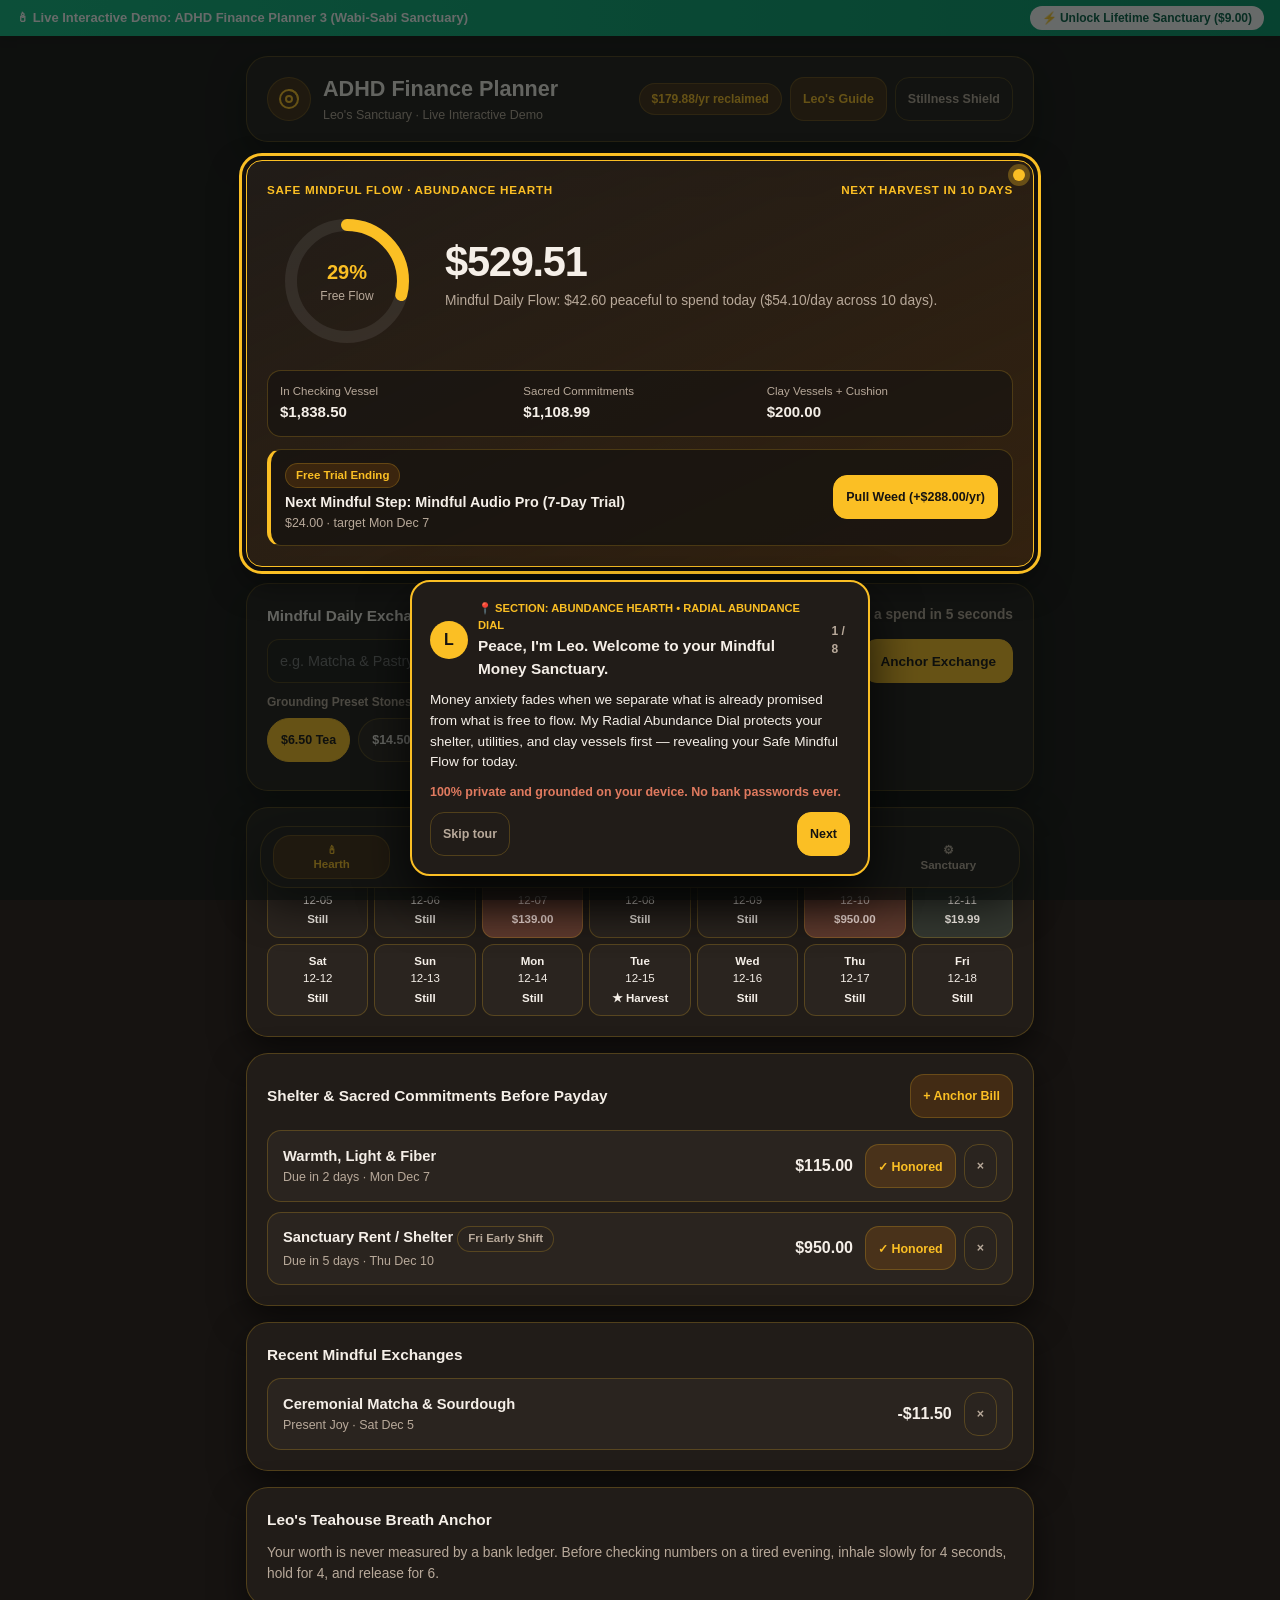
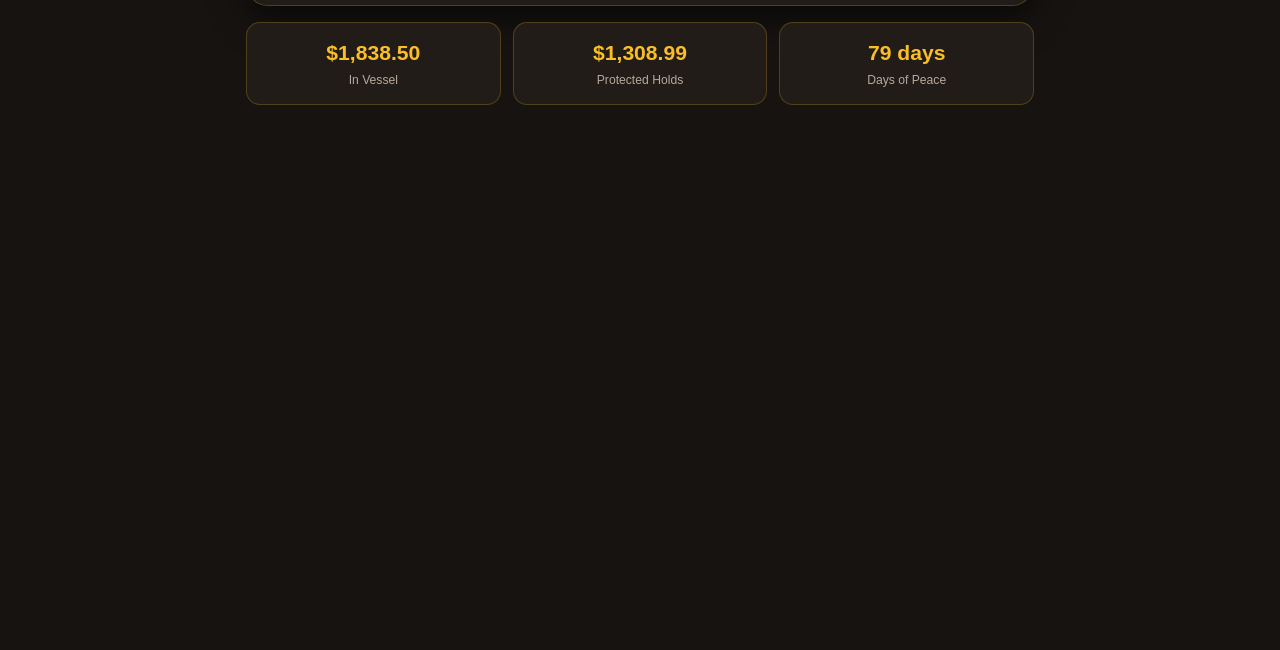
<file: adhd-finance-planner-3/demo/index.html>
<!DOCTYPE html>
<html lang="en">
<head>
  <meta charset="UTF-8">
  <meta name="viewport" content="width=device-width, initial-scale=1.0">
  <title>DEMO — ADHD Finance Planner 3 | Wabi-Sabi Money Sanctuary</title>
  <meta name="description" content="Interactive live demo of ADHD Finance Planner 3: Radial Abundance Dial, 4-Vessel Payday Tea Ritual, Pulling-the-Weeds Subscription Sanctuary &amp; Clay Sinking Vessels.">
  <meta name="theme-color" content="#161311">
  <link rel="apple-touch-icon" href="../assets/apple-touch-icon.png">
  <link rel="icon" type="image/png" sizes="32x32" href="../assets/favicon-32.png">
  <style id="zero-blur-lockout">
    #tutorial-overlay, .tutorial-overlay {
      backdrop-filter: none !important;
      -webkit-backdrop-filter: none !important;
      filter: none !important;
    }
  </style>
  <link rel="stylesheet" href="demo-banner.css">
  <script src="demo-guard.js"></script>
  <link rel="stylesheet" href="../css/theme.css?v=3.0.3">
  <link rel="stylesheet" href="../css/app.css?v=3.0.3">
  <link rel="stylesheet" href="../css/components.css?v=3.0.3">
</head>
<body data-theme="wabi-sabi" data-active-tab="hearth">

  <div class="sanctuary-shell">
    <header class="app-header">
      <div class="brand-wrapper">
        <div class="brand-stone" aria-hidden="true">
          <svg width="24" height="24" viewBox="0 0 24 24" fill="none" stroke="currentColor" stroke-width="2" stroke-linecap="round" stroke-linejoin="round"><circle cx="12" cy="12" r="9"/><path d="M12 3a9 9 0 0 1 9 9"/><circle cx="12" cy="12" r="3"/></svg>
        </div>
        <div>
          <h1 class="brand-title">ADHD Finance Planner</h1>
          <div class="brand-subtitle">Leo's Sanctuary · Live Interactive Demo</div>
        </div>
      </div>

      <div class="header-actions">
        <span id="badge-tax-saved" class="badge-pill" title="Annual energy reclaimed from pulled subscription weeds">$0.00/yr reclaimed</span>
        <button id="btn-launch-tour" class="btn btn-sm btn-secondary" type="button">Leo's Guide</button>
        <button id="btn-toggle-fog" class="btn btn-sm btn-ghost" type="button" aria-pressed="false">Stillness Shield</button>
      </div>
    </header>

    <main id="screen-hearth" class="app-screen active">
      <section id="hero-pulse" class="card hero-card" aria-label="Abundance Hearth &amp; Radial Dial">
        <div id="radial-abundance-dial"></div>
      </section>

      <section class="card fog-hide" aria-label="Mindful daily exchange">
        <div class="card-title">
          <span>Mindful Daily Exchange</span>
          <span class="muted">· anchor a spend in 5 seconds</span>
        </div>
        <div class="inline-form">
          <input id="qa-spend-title" class="input" type="text" maxlength="120" placeholder="e.g. Matcha &amp; Pastry, Market Groceries, Book" autocomplete="off">
          <input id="qa-spend-amount" class="input" type="number" min="0.01" max="100000" step="0.01" value="6.50" style="max-width:125px;" aria-label="Exchange amount">
          <button id="btn-qa-spend" class="btn btn-primary" type="button">Anchor Exchange</button>
        </div>
        <div class="chip-label">Grounding Preset Stones</div>
        <div id="qa-amount-chips" class="chip-row" role="group" aria-label="Exchange presets">
          <button type="button" class="chip selected" data-cents="650" data-label="Warm Tea / Coffee">$6.50 Tea</button>
          <button type="button" class="chip" data-cents="1450" data-label="Nourishing Bowl">$14.50 Meal</button>
          <button type="button" class="chip" data-cents="3500" data-label="Market Provisions">$35.00 Market</button>
          <button type="button" class="chip" data-cents="2000" data-label="Small Joy Gift">$20.00 Joy</button>
        </div>
      </section>

      <section class="card fog-hide" aria-label="14-day river of cashflow">
        <div class="card-title">
          <span>14-Day River of Flow</span>
          <span id="weather-status-tag" class="tag ok">Gentle Current</span>
        </div>
        <div id="weather-ribbon" class="weather-grid"></div>
      </section>

      <section class="card fog-hide" aria-label="Shelter and sacred commitments">
        <div class="card-title">
          <span>Shelter &amp; Sacred Commitments Before Payday</span>
          <button class="btn btn-secondary btn-sm" type="button" data-open-modal="modal-add-bill">+ Anchor Bill</button>
        </div>
        <div id="pulse-bills-list" class="list"></div>
      </section>

      <section class="card fog-hide" aria-label="Recent mindful exchanges">
        <div class="card-title">Recent Mindful Exchanges</div>
        <div id="recent-tx-list" class="list"></div>
      </section>

      <section id="teahouse-breath-card" class="card fog-hide" aria-label="Leo's Grounding Breath">
        <div class="card-title">Leo's Teahouse Breath Anchor</div>
        <p class="muted">Your worth is never measured by a bank ledger. Before checking numbers on a tired evening, inhale slowly for 4 seconds, hold for 4, and release for 6.</p>
      </section>

      <section class="stat-grid fog-hide" aria-label="Sanctuary harmony metrics">
        <div class="stat"><div id="stat-checking" class="stat-num">$0.00</div><div class="stat-label">In Vessel</div></div>
        <div class="stat"><div id="stat-promised" class="stat-num">$0.00</div><div class="stat-label">Protected Holds</div></div>
        <div class="stat"><div id="stat-runway" class="stat-num">0 days</div><div class="stat-label">Days of Peace</div></div>
      </section>
    </main>

    <section id="screen-flow" class="app-screen">
      <div class="screen-head">
        <div>
          <h2>Mindful Payday Tea Ritual</h2>
          <p class="muted">When abundance arrives, pour every penny calmly across 4 clay vessels.</p>
        </div>
      </div>

      <div id="autopilot-card" class="card">
        <div class="card-title">1. Prepare Your Incoming Harvest</div>
        <div class="grid-2">
          <label class="field">
            <span>Harvest Label</span>
            <input id="pay-label" class="input" type="text" maxlength="80" value="Bi-Weekly Harvest" autocomplete="off">
          </label>
          <label class="field">
            <span>Net Harvest Amount ($)</span>
            <input id="pay-amount" class="input" type="number" min="1" max="1000000" step="0.01" value="2400.00">
          </label>
        </div>
        <div class="chip-label">Choose Your 4-Vessel Pour Harmony</div>
        <div id="pay-preset-chips" class="chip-row" role="group" aria-label="Payday pour presets">
          <button type="button" class="chip selected" data-preset="balanced">Balanced Harmony 50 / 20 / 10 / 20</button>
          <button type="button" class="chip" data-preset="catchup">Shelter Grounding 60 / 15 / 15 / 10</button>
          <button type="button" class="chip" data-preset="freelance">Artisan Tax Cushion 45 / 25 / 15 / 15</button>
          <button type="button" class="chip" data-preset="gentle">Restorative Joy 50 / 15 / 10 / 25</button>
        </div>

        <div id="autopilot-preview" class="split-grid"></div>

        <div class="row-actions">
          <button id="btn-run-autopilot" class="btn btn-primary" type="button">Pour Paycheck Ritual</button>
        </div>
      </div>

      <div class="card">
        <div class="card-title">Past Payday Tea Rituals</div>
        <div id="paycheck-history-list" class="list"></div>
      </div>
    </section>

    <section id="screen-weeds" class="app-screen">
      <div class="screen-head">
        <div>
          <h2>Pulling the Weeds · Subscription Sanctuary</h2>
          <p class="muted">Spot free trials before they take root and turn pulled weeds into Reclaimed Yearly Energy.</p>
        </div>
        <button class="btn btn-primary btn-sm" type="button" data-open-modal="modal-add-sub">+ Note Sub / Trial</button>
      </div>

      <div id="radar-trophy-card" class="card"></div>

      <div class="card">
        <div class="card-title">
          <span>Garden Beds (Active Drains vs. Pulled Weeds)</span>
          <div id="radar-filter" class="chip-row" role="group" aria-label="Garden filter">
            <button type="button" class="chip selected" data-sub-filter="active">Growing &amp; Trials</button>
            <button type="button" class="chip" data-sub-filter="cancelled">Pulled Weeds (Reclaimed)</button>
          </div>
        </div>
        <div id="subs-list" class="list"></div>
      </div>

      <div class="card">
        <div class="card-title">Shame-Free Catch-Up Chamber</div>
        <p class="muted" style="margin-bottom:10px;">No flashing alarms. Choose one gentle path for any overdue stone or ending trial:</p>
        <div id="triage-list" class="list"></div>
      </div>
    </section>

    <section id="screen-vessels" class="app-screen">
      <div class="screen-head">
        <div>
          <h2>Clay Sinking Vessels</h2>
          <p class="muted">Fill quiet vessels drop by drop for seasonal renewals, car care, and future rest.</p>
        </div>
        <button class="btn btn-primary btn-sm" type="button" data-open-modal="modal-add-bucket">+ Shape Vessel</button>
      </div>

      <div id="buckets-card" class="card">
        <div id="buckets-list" class="list"></div>
      </div>
    </section>

    <section id="screen-horizon" class="app-screen">
      <div class="screen-head">
        <div>
          <h2>Grounded Horizon &amp; Net Worth</h2>
          <p class="muted">Your complete offline sanctuary balance sheet with anti-double-counting sync.</p>
        </div>
      </div>

      <div id="wealth-summary-card" class="card"></div>

      <div class="card">
        <div class="card-title">Grounding Checking Sync (Anti-Double-Counting)</div>
        <p class="muted" style="margin-bottom:10px;">Enter your current checking balance anytime. Today's earlier logged exchanges are never deducted twice.</p>
        <div class="inline-form">
          <input id="sync-balance-input" class="input" type="number" step="0.01" placeholder="Current checking balance ($)">
          <button id="btn-sync-balance" class="btn btn-primary" type="button">Ground Balance</button>
        </div>
      </div>

      <div class="card">
        <div class="card-title">All Sanctuary Vessels &amp; Debts</div>
        <div id="accounts-list" class="list"></div>
        <div class="inline-form" style="margin-top:12px;">
          <input id="new-acct-name" class="input" type="text" maxlength="60" placeholder="Vessel name (e.g. Peace Reserve)">
          <select id="new-acct-type" class="input" style="max-width:155px;" aria-label="Account type">
            <option value="checking">Checking</option>
            <option value="savings">Savings / Cushion</option>
            <option value="debt">Card / Loan</option>
          </select>
          <input id="new-acct-bal" class="input" type="number" step="0.01" value="0" style="max-width:120px;" aria-label="Balance">
          <button id="btn-add-account" class="btn btn-secondary" type="button">Add Vessel</button>
        </div>
      </div>
    </section>

    <section id="screen-settings" class="app-screen">
      <div class="screen-head">
        <div>
          <h2>Sanctuary Calibration</h2>
          <p class="muted">Your thoughts and numbers never leave this device. Zero cloud tracking.</p>
        </div>
      </div>

      <div class="card">
        <div class="card-title">Wabi-Sabi Sanctuary Aesthetics</div>
        <div id="theme-picker" class="chip-row"></div>
        <label class="switch-row">
          <span>Soft wooden chime on completion</span>
          <input id="set-sound" type="checkbox" checked>
        </label>
      </div>

      <div class="card">
        <div class="card-title">Payday Rhythm &amp; Bare-Bones Peace Floor</div>
        <div class="grid-2">
          <label class="field">
            <span>Next Payday Date</span>
            <input id="set-next-payday" class="input" type="date">
          </label>
          <label class="field">
            <span>Monthly Bare-Bones Peace Floor ($)</span>
            <input id="set-survival" class="input" type="number" min="100" max="100000" step="50" value="2200">
          </label>
        </div>
        <div class="grid-2">
          <label class="field">
            <span>Forgiveness "Oops Cushion" ($)</span>
            <input id="set-oops" class="input" type="number" min="0" max="10000" step="5" value="50">
          </label>
          <label class="field">
            <span>Currency Symbol</span>
            <select id="set-currency" class="input">
              <option value="USD">USD ($)</option>
              <option value="CAD">CAD (CA$)</option>
              <option value="GBP">GBP (£)</option>
              <option value="EUR">EUR (€)</option>
              <option value="AUD">AUD (A$)</option>
            </select>
          </label>
        </div>
        <button id="btn-save-settings" class="btn btn-primary btn-sm" type="button">Save Sanctuary Rhythm</button>
      </div>

      <div class="card">
        <div class="card-title">Clean Slate, Sample Stones &amp; Local Backups</div>
        <div class="row-actions">
          <button id="btn-clean-slate" class="btn btn-secondary" type="button">🧹 Start Clean Slate</button>
          <button id="btn-load-sample" class="btn btn-secondary" type="button">🌱 Load Sample Data</button>
          <button id="btn-restart-tour" class="btn btn-ghost" type="button">Replay Leo's Tour</button>
        </div>
        <div class="row-actions" style="margin-top:10px;">
          <button id="btn-export-json" class="btn btn-secondary" type="button">Export JSON Backup</button>
          <button id="btn-import-json" class="btn btn-secondary" type="button">Import JSON Backup</button>
          <input id="file-import" type="file" accept="application/json,.json" style="display:none;">
          <button id="btn-reset-data" class="btn btn-danger-soft" type="button">Clear All Stones</button>
        </div>
      </div>
    </section>

    <nav id="bottom-nav" class="zen-island-nav" aria-label="Sanctuary Navigation">
      <button class="nav-btn active" type="button" data-tab="hearth"><span class="nav-ico">🕯</span><span>Hearth</span></button>
      <button class="nav-btn" type="button" data-tab="flow"><span class="nav-ico">🍵</span><span>Pay Ritual</span></button>
      <button class="nav-btn" type="button" data-tab="weeds"><span class="nav-ico">🌿</span><span>Weeds</span></button>
      <button class="nav-btn" type="button" data-tab="vessels"><span class="nav-ico">🏺</span><span>Vessels</span></button>
      <button class="nav-btn" type="button" data-tab="horizon"><span class="nav-ico">☯</span><span>Horizon</span></button>
      <button class="nav-btn" type="button" data-tab="settings"><span class="nav-ico">⚙</span><span>Sanctuary</span></button>
    </nav>
  </div>

  <!-- Modal 1: Add Bill -->
  <div id="modal-add-bill" class="app-modal" role="dialog" aria-modal="true" aria-labelledby="add-bill-h">
    <div class="modal-card">
      <div class="modal-head">
        <h3 id="add-bill-h">Anchor Sacred Commitment / Bill</h3>
        <button class="btn-x" type="button" data-close-modal="modal-add-bill" aria-label="Close">×</button>
      </div>
      <label class="field"><span>Commitment Title</span><input id="bill-title" class="input" type="text" maxlength="120" placeholder="e.g. Sanctuary Rent, Warmth &amp; Light"></label>
      <div class="grid-2">
        <label class="field"><span>Amount ($)</span><input id="bill-amount" class="input" type="number" min="0.01" step="0.01" value="85.00"></label>
        <label class="field"><span>Due Date</span><input id="bill-due" class="input" type="date"></label>
      </div>
      <label class="switch-row"><span>Shift weekend due dates to Friday early</span><input id="bill-weekend" type="checkbox" checked></label>
      <p id="bill-error" class="form-error" role="alert"></p>
      <div class="row-actions">
        <button id="btn-save-bill" class="btn btn-primary" type="button">Anchor Bill</button>
        <button class="btn btn-ghost" type="button" data-close-modal="modal-add-bill">Cancel</button>
      </div>
    </div>
  </div>

  <!-- Modal 2: Add Subscription -->
  <div id="modal-add-sub" class="app-modal" role="dialog" aria-modal="true" aria-labelledby="add-sub-h">
    <div class="modal-card">
      <div class="modal-head">
        <h3 id="add-sub-h">Note Subscription or Free Trial</h3>
        <button class="btn-x" type="button" data-close-modal="modal-add-sub" aria-label="Close">×</button>
      </div>
      <label class="field"><span>Service Name</span><input id="sub-name" class="input" type="text" maxlength="120" placeholder="e.g. Meditation App Trial, Streaming"></label>
      <div class="grid-2">
        <label class="field"><span>Cost ($)</span><input id="sub-amount" class="input" type="number" min="0.01" step="0.01" value="14.99"></label>
        <label class="field"><span>Billing Cycle</span><select id="sub-cycle" class="input">
          <option value="monthly">Monthly</option>
          <option value="yearly">Yearly</option>
          <option value="quarterly">Quarterly</option>
          <option value="weekly">Weekly</option>
        </select></label>
      </div>
      <div class="grid-2">
        <label class="field"><span>Next Renewal / Trial End</span><input id="sub-next-date" class="input" type="date"></label>
        <label class="field"><span>Cancel-By Alert Lead (Days)</span><input id="sub-lead-days" class="input" type="number" min="1" max="30" value="3"></label>
      </div>
      <label class="switch-row"><span>Mark as Free Trial Weed (High Alert)</span><input id="sub-is-trial" type="checkbox"></label>
      <p id="sub-error" class="form-error" role="alert"></p>
      <div class="row-actions">
        <button id="btn-save-sub" class="btn btn-primary" type="button">Plant Note</button>
        <button class="btn btn-ghost" type="button" data-close-modal="modal-add-sub">Cancel</button>
      </div>
    </div>
  </div>

  <!-- Modal 3: Add Clay Vessel -->
  <div id="modal-add-bucket" class="app-modal" role="dialog" aria-modal="true" aria-labelledby="add-bucket-h">
    <div class="modal-card">
      <div class="modal-head">
        <h3 id="add-bucket-h">Shape Clay Sinking Vessel</h3>
        <button class="btn-x" type="button" data-close-modal="modal-add-bucket" aria-label="Close">×</button>
      </div>
      <label class="field"><span>Vessel Name</span><input id="bucket-name" class="input" type="text" maxlength="80" placeholder="e.g. Car Care, Annual Renewals, Retreat"></label>
      <div class="grid-2">
        <label class="field"><span>Full Vessel Target ($)</span><input id="bucket-target" class="input" type="number" min="1" step="1" value="600"></label>
        <label class="field"><span>Already Stored ($)</span><input id="bucket-saved" class="input" type="number" min="0" step="1" value="100"></label>
      </div>
      <label class="field"><span>Per-Payday Gentle Pour ($)</span><input id="bucket-hold" class="input" type="number" min="0" step="1" value="50"></label>
      <label class="switch-row"><span>Protect this pour from daily Mindful Flow</span><input id="bucket-autohold" type="checkbox" checked></label>
      <p id="bucket-error" class="form-error" role="alert"></p>
      <div class="row-actions">
        <button id="btn-save-bucket" class="btn btn-primary" type="button">Shape Vessel</button>
        <button class="btn btn-ghost" type="button" data-close-modal="modal-add-bucket">Cancel</button>
      </div>
    </div>
  </div>

  <!-- Modal 4: Confirm -->
  <div id="modal-confirm" class="app-modal" role="dialog" aria-modal="true" aria-labelledby="confirm-h">
    <div class="modal-card">
      <div class="modal-head">
        <h3 id="confirm-h">Gentle Confirmation</h3>
        <button class="btn-x" type="button" data-close-modal="modal-confirm" aria-label="Close">×</button>
      </div>
      <p id="confirm-text" class="muted" style="margin-bottom:14px;"></p>
      <div class="row-actions">
        <button id="btn-confirm-yes" class="btn btn-danger-soft" type="button">Yes, release</button>
        <button class="btn btn-ghost" type="button" data-close-modal="modal-confirm">Keep as is</button>
      </div>
    </div>
  </div>

  <div id="toast" class="toast" role="status" aria-live="polite"></div>

  <div id="tutorial-overlay" class="tutorial-overlay" style="display:none;">
    <div id="tutorial-card" class="tutorial-card" style="display:none;" role="dialog" aria-live="polite" aria-labelledby="tutorial-title">
      <div class="tour-head">
        <div class="tour-avatar" aria-hidden="true">L</div>
        <div>
          <div id="tutorial-section-tag" class="tour-tag"></div>
          <div id="tutorial-title" class="tour-title"></div>
        </div>
        <div id="tutorial-step-count" class="tour-count"></div>
      </div>
      <p id="tutorial-message" class="tour-msg"></p>
      <p id="tutorial-hint" class="tour-hint"></p>
      <div class="tour-actions">
        <button id="tutorial-btn-skip" class="btn btn-ghost btn-sm" type="button">Skip tour</button>
        <span class="spacer"></span>
        <button id="tutorial-btn-prev" class="btn btn-secondary btn-sm" type="button">Back</button>
        <button id="tutorial-btn-next" class="btn btn-primary btn-sm" type="button">Next</button>
      </div>
    </div>
  </div>

  <script>
    if ('caches' in window) {
      caches.keys().then(function (keys) {
        keys.forEach(function (k) {
          if (k !== 'adhd-finance-planner-3-v3') caches.delete(k);
        });
      }).catch(function () {});
    }
  </script>
  <script src="../js/engine.js?v=3.0.3"></script>
  <script src="../js/storage.js?v=3.0.3"></script>
  <script src="../js/config.js?v=3.0.3"></script>
  <script src="../js/tutorials.js?v=3.0.3"></script>
  <script src="../js/app.js?v=3.0.3"></script>
</body>
</html>
</file>
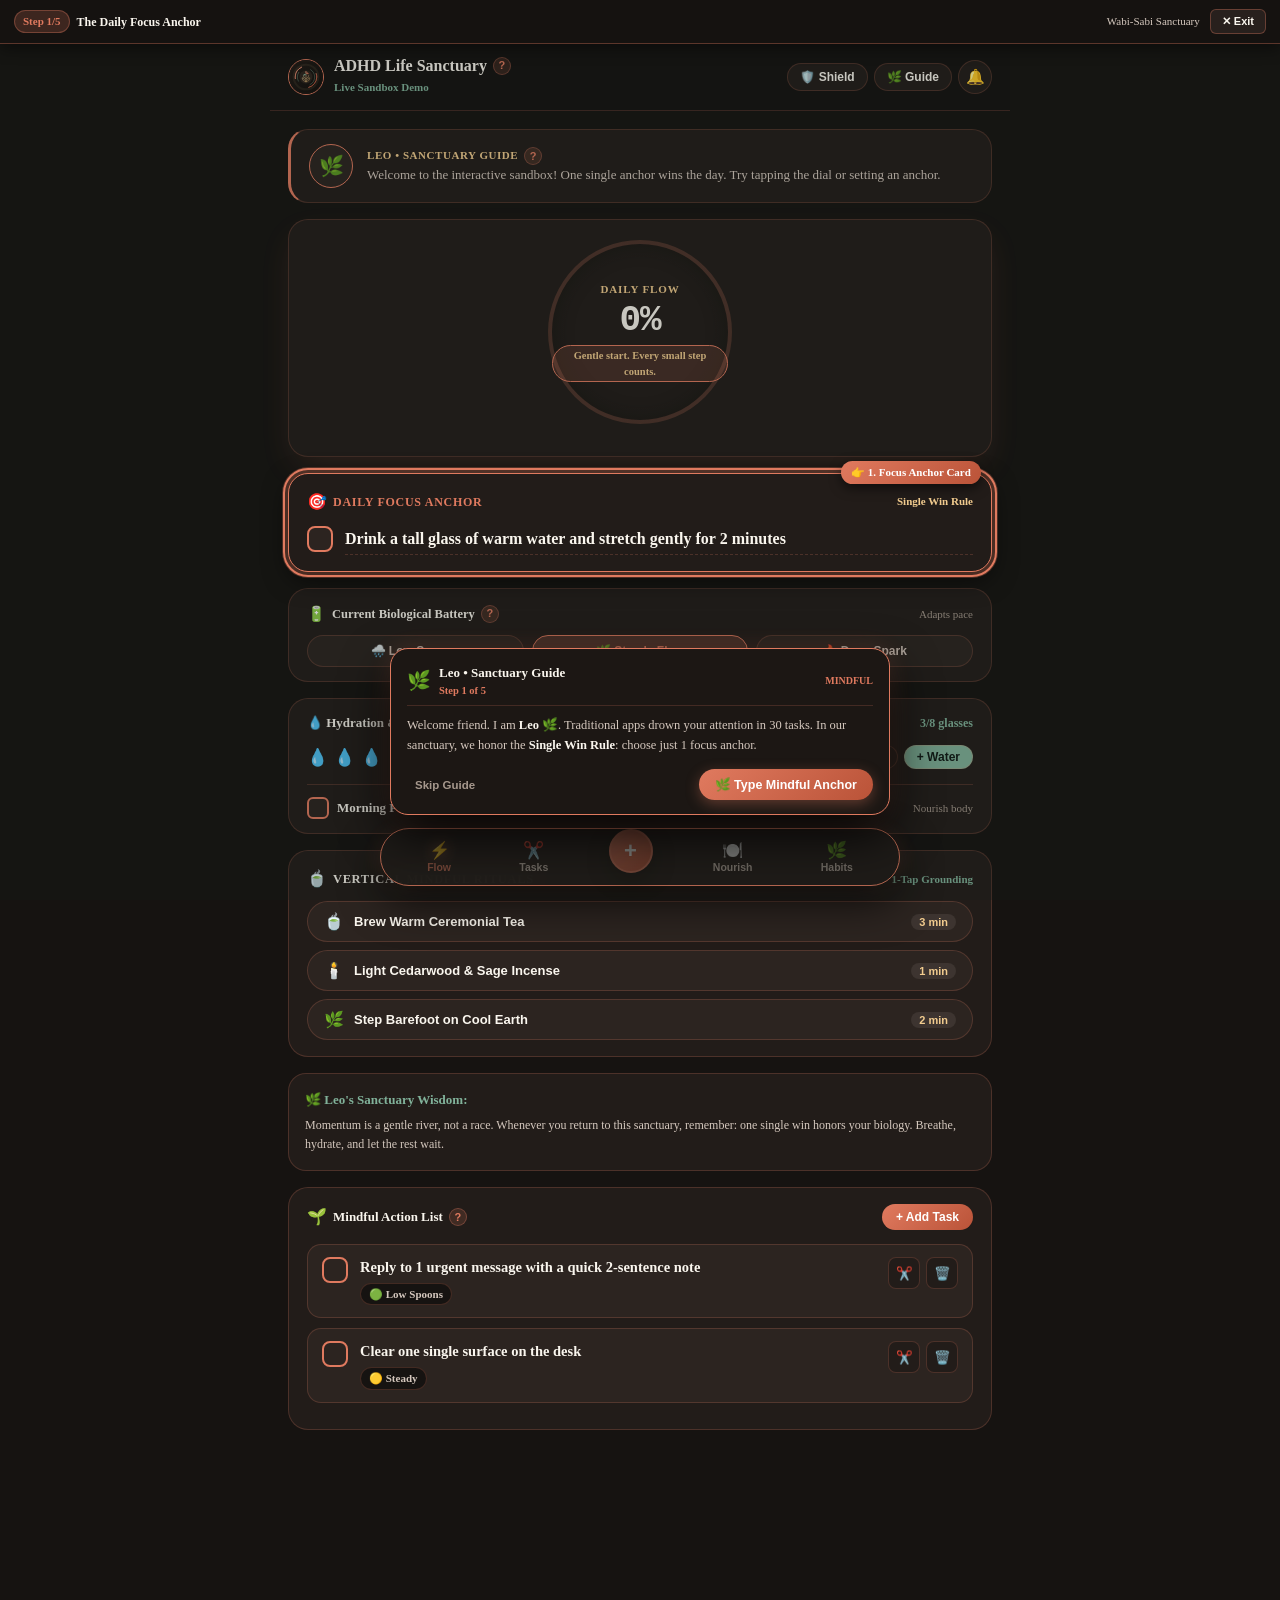
<file: adhd-life-planner-3/demo/index.html>
<!DOCTYPE html>
<html lang="en">
<head>
  <meta charset="utf-8">
  <meta name="viewport" content="width=device-width, initial-scale=1, viewport-fit=cover">
  <title>DEMO: ADHD Life Planner 3 — Wabi-Sabi Sanctuary</title>
  <meta name="description" content="Interactive demo preview of ADHD Life Planner 3. Explore the daily anchor, dopamine menu, and low-spoons fog mode.">
  <meta name="theme-color" content="#161311">
  <meta name="apple-mobile-web-app-capable" content="yes">
  <meta name="apple-mobile-web-app-status-bar-style" content="black-translucent">
  <meta name="apple-mobile-web-app-title" content="ADHD Life 3 Demo">
  <link rel="icon" type="image/svg+xml" href="../assets/icon.svg">
  <link rel="apple-touch-icon" href="../assets/apple-touch-icon.png">

  <link rel="stylesheet" href="../css/harmony-theme.css">
  <link rel="stylesheet" href="../css/zen-layout.css">
  <link rel="stylesheet" href="../css/leo-tour.css">
  <link rel="stylesheet" href="demo-banner.css">
</head>
<body data-theme="sage-harmony">

  <div class="zen-shell">

    <!-- Top Sticky Header -->
    <header class="zen-header">
      <div class="header-inner">
        <div class="brand-group">
          <div class="brand-circle-icon">
            <img src="../assets/icon.svg" alt="Sanctuary Logo" />
          </div>
          <div class="brand-text">
            <div style="display:flex;align-items:center;gap:6px;">
              <h1>ADHD Life Sanctuary</h1>
              <button type="button" class="leo-help-badge" data-leo-help="privacy.offline" title="Zero-Cloud Privacy Guarantee">?</button>
            </div>
            <span class="brand-tagline">Live Sandbox Demo</span>
          </div>
        </div>
        <div class="header-btns">
          <button type="button" class="btn-zen-pill" id="btn-burnout-shield" title="Low-Spoons Sanctuary (Fog Mode)">🛡️ Shield</button>
          <button type="button" class="btn-zen-pill" id="btn-launch-tour" title="Leo's Mindful Tour">🌿 Guide</button>
          <button type="button" class="btn-zen-icon" id="btn-toggle-sound" title="Harmonic Chimes">🔔</button>
        </div>
      </div>
    </header>

    <!-- MAIN APP SCREENS -->
    <main>

      <!-- 1. SCREEN: TODAY (RADIAL HERO, FOCUS ANCHOR & VITALS) -->
      <section id="screen-today" class="screen active">

        <!-- Leo Mindful Companion Banner -->
        <div class="leo-greeting-card">
          <div class="leo-avatar-badge">🌿</div>
          <div style="flex:1;">
            <div style="display:flex;align-items:center;gap:6px;">
              <span class="leo-name-tag">Leo • Sanctuary Guide</span>
              <button type="button" class="leo-help-badge" data-leo-help="anchor.focus" title="Single Win Rule">?</button>
            </div>
            <p class="leo-greeting-text" id="leo-greeting-text">
              Welcome to the interactive sandbox! One single anchor wins the day. Try tapping the dial or setting an anchor.
            </p>
          </div>
        </div>

        <!-- Concentric Radial Momentum Dial -->
        <div class="radial-hero-card">
          <div class="dial-track-ring">
            <span class="dial-label">Daily Flow</span>
            <span class="dial-number" id="dial-number">0%</span>
            <span class="dial-status-pill" id="dial-status-pill">Ready when you are.</span>
          </div>
        </div>

        <!-- Zen Daily Anchor Card -->
        <div class="zen-anchor-card" id="daily-anchor-card">
          <div class="zen-anchor-header">
            <div style="display:flex;align-items:center;gap:6px;">
              <span style="font-size:16px;">🎯</span>
              <span style="font-weight:800;font-size:12px;text-transform:uppercase;letter-spacing:0.06em;color:var(--accent-primary);">Daily Focus Anchor</span>
            </div>
            <span style="font-size:11px;color:var(--accent-gold);font-weight:700;">Single Win Rule</span>
          </div>
          <div class="zen-anchor-row">
            <label class="custom-check-label">
              <input type="checkbox" id="anchor-checkbox" />
              <span class="custom-check-box"></span>
            </label>
            <input type="text" id="anchor-input" class="zen-input-anchor" placeholder="What is your 1 gentle intention today?" />
          </div>
        </div>

        <!-- Capacity Battery Dial -->
        <div class="energy-dial-card">
          <div style="display:flex;justify-content:space-between;align-items:center;">
            <div style="display:flex;align-items:center;gap:6px;">
              <span>🔋</span>
              <span style="font-size:12.5px;font-weight:800;color:var(--text-zen);">Current Biological Battery</span>
              <button type="button" class="leo-help-badge" data-leo-help="energy.dial" title="Battery Matching">?</button>
            </div>
            <span style="font-size:11px;color:var(--text-hint);">Adapts pace</span>
          </div>
          <div class="energy-pills-row" id="energy-dial-bar">
            <button type="button" class="energy-pill" data-energy="low">🌧️ Low Spoons</button>
            <button type="button" class="energy-pill active" data-energy="normal">🌿 Steady Flow</button>
            <button type="button" class="energy-pill" data-energy="high">🔥 Deep Spark</button>
          </div>
        </div>

        <!-- Grounding Vitals (Water + Meds) -->
        <div class="zen-vitals-card">
          <div style="display:flex;justify-content:space-between;align-items:center;margin-bottom:12px;">
            <span style="font-weight:800;font-size:13px;color:var(--text-zen);">💧 Hydration & Grounding</span>
            <span style="font-size:12px;font-weight:700;color:var(--accent-mint);" id="water-count-display">3/8 glasses</span>
          </div>
          <div style="display:flex;justify-content:space-between;align-items:center;">
            <div class="water-pills-wrap" id="water-pills-row"></div>
            <div style="display:flex;gap:6px;">
              <button type="button" class="btn-zen-pill" id="btn-water-sub" style="padding:4px 10px;">-</button>
              <button type="button" class="btn-zen-pill" id="btn-water-add" style="padding:4px 12px;background:var(--accent-mint);color:#101915;">+ Water</button>
            </div>
          </div>
          <div style="margin-top:14px;padding-top:12px;border-top:1px solid var(--border-zen);display:flex;justify-content:space-between;align-items:center;">
            <label class="custom-check-label">
              <input type="checkbox" id="meds-checkbox" />
              <span class="custom-check-box" style="width:22px;height:22px;border-radius:6px;"></span>
              <span style="font-size:13px;font-weight:600;margin-left:8px;">Morning Fuel / Meds Taken</span>
            </label>
            <span style="font-size:11px;color:var(--text-hint);">Nourish body</span>
          </div>
        </div>

        <!-- Vertical Mindful Dopamine Rituals (Shop 3 Signature) -->
        <div class="tasks-container-card" style="padding:16px 18px;margin-bottom:16px;">
          <div style="display:flex;justify-content:space-between;align-items:center;margin-bottom:8px;">
            <div style="display:flex;align-items:center;gap:6px;">
              <span style="font-size:16px;">🍵</span>
              <span style="font-weight:800;font-size:12.5px;color:var(--text-zen);text-transform:uppercase;letter-spacing:0.05em;">Vertical Mindful Rituals</span>
            </div>
            <span style="font-size:11px;color:var(--accent-mint);font-weight:700;">1-Tap Grounding</span>
          </div>
          <div class="zen-rituals-stack" id="zen-quick-rituals">
            <button type="button" class="zen-ritual-pill" data-ritual="tea">
              <div class="zen-ritual-lead">
                <span class="zen-ritual-glyph">🍵</span>
                <span class="zen-ritual-name">Brew Warm Ceremonial Tea</span>
              </div>
              <span class="zen-ritual-dur">3 min</span>
            </button>
            <button type="button" class="zen-ritual-pill" data-ritual="incense">
              <div class="zen-ritual-lead">
                <span class="zen-ritual-glyph">🕯️</span>
                <span class="zen-ritual-name">Light Cedarwood & Sage Incense</span>
              </div>
              <span class="zen-ritual-dur">1 min</span>
            </button>
            <button type="button" class="zen-ritual-pill" data-ritual="grounding">
              <div class="zen-ritual-lead">
                <span class="zen-ritual-glyph">🌿</span>
                <span class="zen-ritual-name">Step Barefoot on Cool Earth</span>
              </div>
              <span class="zen-ritual-dur">2 min</span>
            </button>
          </div>
        </div>

        <!-- Leo Mindful Sanctuary Wisdom Note -->
        <div style="background:var(--bg-card);border:1px solid var(--border-zen);border-radius:18px;padding:16px;margin-bottom:16px;">
          <div style="font-size:13px;font-weight:700;color:var(--accent-mint);margin-bottom:6px;">🌿 Leo's Sanctuary Wisdom:</div>
          <p style="font-size:12px;color:var(--text-muted);line-height:1.6;">
            Momentum is a gentle river, not a race. Whenever you return to this sanctuary, remember: one single win honors your biology. Breathe, hydrate, and let the rest wait.
          </p>
        </div>

        <!-- Active Tasks Preview -->
        <div class="tasks-container-card">
          <div style="display:flex;justify-content:space-between;align-items:center;margin-bottom:14px;">
            <div style="display:flex;align-items:center;gap:6px;">
              <span style="font-size:16px;">🌱</span>
              <span style="font-weight:800;font-size:13px;color:var(--text-zen);">Mindful Action List</span>
              <button type="button" class="leo-help-badge" data-leo-help="dechunk.paralysis" title="De-chunker Info">?</button>
            </div>
            <button type="button" class="btn-zen-primary" id="btn-open-add-task" style="padding:6px 14px;font-size:12px;">+ Add Task</button>
          </div>
          <div id="active-tasks-list"></div>
        </div>

      </section>

      <!-- 2. SCREEN: TASKS (FULL MANAGER & DE-CHUNKER) -->
      <section id="screen-tasks" class="screen">
        <div class="tasks-container-card">
          <div style="display:flex;justify-content:space-between;align-items:center;margin-bottom:16px;">
            <div>
              <h2 style="font-size:16px;font-weight:800;color:var(--text-zen);">Executive Task De-chunker</h2>
              <p style="font-size:12px;color:var(--text-muted);">Split any overwhelming chore into gentle 3-minute micro-actions.</p>
            </div>
            <button type="button" class="btn-zen-primary" onclick="ZenApp.openModal('modal-add-task')" style="padding:6px 14px;font-size:12px;">+ Add Task</button>
          </div>
          <p style="font-size:12px;color:var(--text-hint);margin-bottom:14px;">
            Tap the ✂️ icon next to any task to let Leo create gentle 3-minute steps.
          </p>
        </div>
      </section>

      <!-- 3. SCREEN: DOPAMINE (4-QUADRANT SANCTUARY) -->
      <section id="screen-dopamine" class="screen">
        <div class="tasks-container-card">
          <div style="display:flex;justify-content:space-between;align-items:center;margin-bottom:14px;">
            <div>
              <div style="display:flex;align-items:center;gap:6px;">
                <h2 style="font-size:16px;font-weight:800;color:var(--text-zen);">4-Quadrant Dopamine Sanctuary</h2>
                <button type="button" class="leo-help-badge" data-leo-help="dopamine.menu" title="Dopamine Menu Science">?</button>
              </div>
              <p style="font-size:12px;color:var(--text-muted);">Restorative stimulation to dissolve paralysis and doom-scrolling.</p>
            </div>
            <div style="display:flex;gap:6px;">
              <button type="button" class="btn-zen-primary" id="btn-dopamine-surprise" style="padding:6px 14px;font-size:12px;">✨ Surprise Me</button>
              <button type="button" class="btn-zen-secondary" id="btn-open-add-dopamine" style="padding:6px 12px;font-size:12px;">+ Add</button>
            </div>
          </div>
        </div>

        <div class="dopamine-grid">
          <div class="dopamine-quadrant-card">
            <span style="font-size:13px;font-weight:800;color:var(--accent-mint);margin-bottom:10px;">🥗 Appetizers (2–5 min)</span>
            <div id="dopamine-list-appetizers"></div>
          </div>
          <div class="dopamine-quadrant-card">
            <span style="font-size:13px;font-weight:800;color:var(--accent-primary);margin-bottom:10px;">🍲 Entrees (Deep Focus)</span>
            <div id="dopamine-list-entrees"></div>
          </div>
          <div class="dopamine-quadrant-card">
            <span style="font-size:13px;font-weight:800;color:var(--accent-gold);margin-bottom:10px;">🍟 Sides (Sensory Cues)</span>
            <div id="dopamine-list-sides"></div>
          </div>
          <div class="dopamine-quadrant-card">
            <span style="font-size:13px;font-weight:800;color:var(--accent-rose);margin-bottom:10px;">🍰 Desserts (Rest Rewards)</span>
            <div id="dopamine-list-desserts"></div>
          </div>
        </div>
      </section>

      <!-- 4. SCREEN: ROUTINES (GRACE STREAKS & HABITS) -->
      <section id="screen-routines" class="screen">
        <div class="streak-banner-card">
          <div style="display:flex;justify-content:space-between;align-items:center;">
            <div style="display:flex;align-items:center;gap:6px;">
              <span style="font-size:18px;">🌿</span>
              <span style="font-weight:800;font-size:14px;color:var(--text-zen);">Guilt-Free Grace Streaks</span>
              <button type="button" class="leo-help-badge" data-leo-help="streaks.grace" title="Grace Days Explained">?</button>
            </div>
            <span style="font-size:11px;color:var(--accent-gold);font-weight:700;">Zero-Shame Rhythm</span>
          </div>
          <div class="streak-metrics-grid">
            <div class="streak-metric-item">
              <span class="metric-val" id="streak-count-days">1 Day</span>
              <span class="metric-lbl">Active Momentum</span>
            </div>
            <div class="streak-metric-item">
              <span class="metric-val" id="streak-grace-left">2 Grace Days</span>
              <span class="metric-lbl">Safety Pool</span>
            </div>
            <div class="streak-metric-item">
              <span class="metric-val" id="streak-total-days">1 Total Wins</span>
              <span class="metric-lbl">Lifetime Wins</span>
            </div>
          </div>
        </div>

        <div class="tasks-container-card">
          <div class="routine-slot-header">
            <span>🌅 Morning Launchpad</span>
            <span style="font-size:11px;color:var(--text-hint);">Gentle awakening</span>
          </div>
          <div id="routines-list-morning"></div>
        </div>

        <div class="tasks-container-card">
          <div class="routine-slot-header">
            <span>☀️ Midday Grounding</span>
            <span style="font-size:11px;color:var(--text-hint);">Rest & hydrate</span>
          </div>
          <div id="routines-list-afternoon"></div>
        </div>

        <div class="tasks-container-card">
          <div class="routine-slot-header">
            <span>🌙 Evening Wind-Down</span>
            <span style="font-size:11px;color:var(--text-hint);">Peaceful shutdown</span>
          </div>
          <div id="routines-list-evening"></div>
        </div>
      </section>

      <!-- 5. SCREEN: BRAIN DUMP -->
      <section id="screen-braindump" class="screen">
        <div class="tasks-container-card">
          <div style="display:flex;justify-content:space-between;align-items:center;margin-bottom:12px;">
            <div style="display:flex;align-items:center;gap:6px;">
              <h2 style="font-size:16px;font-weight:800;color:var(--text-zen);">Mind Unburdening</h2>
              <button type="button" class="leo-help-badge" data-leo-help="braindump.memory" title="Brain Dump Science">?</button>
            </div>
            <span style="font-size:11px;color:var(--accent-mint);font-weight:700;">Sandbox Mode</span>
          </div>
          <p style="font-size:12px;color:var(--text-muted);margin-bottom:12px;">
            Release mental clutter, fleeting ideas, and worries here.
          </p>
          <textarea id="braindump-textarea" class="zen-textarea" rows="14" placeholder="Unburden your mind here..."></textarea>
        </div>
      </section>

      <!-- 6. SCREEN: SETTINGS (CONFIG & DEMO GATES) -->
      <section id="screen-settings" class="screen">
        <div class="tasks-container-card">
          <h2 style="font-size:16px;font-weight:800;color:var(--text-zen);margin-bottom:14px;">Wabi-Sabi Sanctuary Themes</h2>
          <div>
            <label style="font-size:12px;font-weight:700;color:var(--text-muted);display:block;margin-bottom:6px;">Palette</label>
            <select id="setting-theme-select" class="zen-select">
              <option value="sage-harmony">Sage Harmony (Warm Espresso & Terracotta)</option>
              <option value="ocean-calm">Ocean Calm (Deep Matcha & Sage)</option>
              <option value="oled-minimal">OLED Minimal (Dark Charcoal & Amber)</option>
              <option value="sand-linen">Sand & Linen (Soft Editorial Light)</option>
            </select>
          </div>
        </div>

        <div class="tasks-container-card">
          <h2 style="font-size:16px;font-weight:800;color:var(--text-zen);margin-bottom:14px;">Local Data Backup & Privacy</h2>
          <p style="font-size:12px;color:var(--text-muted);margin-bottom:14px;">
            Sandbox preview mode active. In the full release, you own 100% of your data with 1-click JSON backup export & restore.
          </p>
          <div style="display:flex;gap:10px;flex-wrap:wrap;">
            <button type="button" class="btn-zen-primary" onclick="window.openDemoGate('Data Backup Export')">💾 Export Backup (Full App Feature)</button>
          </div>
        </div>
      </section>

    </main>

    <!-- CURVED FLOATING ZEN ISLAND NAV DOCK -->
    <nav class="zen-floating-island" id="zen-island-nav" aria-label="Sanctuary Navigation">
      <button type="button" class="island-tab active" data-tab="today">
        <span class="island-glyph">⚡</span>
        <span>Flow</span>
      </button>
      <button type="button" class="island-tab" data-tab="tasks">
        <span class="island-glyph">✂️</span>
        <span>Tasks</span>
      </button>
      
      <button type="button" class="island-seed-fab" id="btn-island-fab" title="Open Sanctuary Drawer" aria-label="Open Sanctuary Drawer">
        +
      </button>

      <button type="button" class="island-tab" data-tab="dopamine">
        <span class="island-glyph">🍽️</span>
        <span>Nourish</span>
      </button>
      <button type="button" class="island-tab" data-tab="routines">
        <span class="island-glyph">🌿</span>
        <span>Habits</span>
      </button>
    </nav>

  </div>

  <!-- SLIDE-UP SANCTUARY DRAWER -->
  <div class="zen-drawer-overlay" id="zen-drawer-overlay">
    <div class="zen-drawer-sheet">
      <div class="drawer-handle-bar"></div>
      <div style="display:flex;justify-content:space-between;align-items:center;margin-bottom:14px;">
        <h3 style="font-size:15px;font-weight:800;color:var(--text-zen);">Sanctuary Actions</h3>
        <button type="button" class="zen-modal-close" onclick="ZenApp.switchTab('today')">✕</button>
      </div>
      <div class="drawer-links-grid">
        <button type="button" class="drawer-link-btn" onclick="ZenApp.openModal('modal-add-task'); document.getElementById('zen-drawer-overlay').classList.remove('active');">
          <span class="drawer-btn-glyph">✂️</span>
          <div class="drawer-btn-text">
            <strong>Add & De-chunk Task</strong>
            <span>Split intimidating projects into 3-min steps</span>
          </div>
        </button>
        <button type="button" class="drawer-link-btn" data-drawer-tab="braindump">
          <span class="drawer-btn-glyph">📝</span>
          <div class="drawer-btn-text">
            <strong>Mind Unburdening</strong>
            <span>Offload thoughts into the scratchpad</span>
          </div>
        </button>
        <button type="button" class="drawer-link-btn" data-drawer-tab="settings">
          <span class="drawer-btn-glyph">⚙️</span>
          <div class="drawer-btn-text">
            <strong>Themes & Settings</strong>
            <span>Wabi-sabi palettes & local backup</span>
          </div>
        </button>
      </div>
    </div>
  </div>

  <!-- MODALS -->
  <div id="modal-add-task" class="zen-modal-overlay">
    <div class="zen-modal-box">
      <div class="zen-modal-header">
        <h3 class="zen-modal-title">Add Sanctuary Task</h3>
        <button type="button" class="zen-modal-close" data-close-modal="modal-add-task">✕</button>
      </div>
      <form id="form-add-task">
        <div class="zen-form-group">
          <label>Task Title</label>
          <input type="text" id="input-task-title" class="zen-input" placeholder="e.g. Tidy messy room" required />
        </div>
        <div class="zen-form-group">
          <label>Energy Required</label>
          <select id="select-task-energy" class="zen-select">
            <option value="low">🟢 Low Spoons (Survival / 2 min)</option>
            <option value="normal" selected>🟡 Steady Flow (Standard)</option>
            <option value="high">🔥 Deep Spark (Willpower required)</option>
          </select>
        </div>
        <div style="display:flex;justify-content:flex-end;gap:8px;margin-top:16px;">
          <button type="button" class="btn-zen-secondary" data-close-modal="modal-add-task">Cancel</button>
          <button type="submit" class="btn-zen-primary">Save Task</button>
        </div>
      </form>
    </div>
  </div>

  <div id="modal-add-dopamine" class="zen-modal-overlay">
    <div class="zen-modal-box">
      <div class="zen-modal-header">
        <h3 class="zen-modal-title">Add Dopamine Nourishment</h3>
        <button type="button" class="zen-modal-close" data-close-modal="modal-add-dopamine">✕</button>
      </div>
      <form id="form-add-dopamine">
        <div class="zen-form-group">
          <label>Category</label>
          <select id="select-dopamine-category" class="zen-select">
            <option value="appetizers">Appetizers (Quick 2–5 min resets)</option>
            <option value="entrees">Entrees (Deep nourishing focus)</option>
            <option value="sides">Sides (Sensory backdrop)</option>
            <option value="desserts">Desserts (Restful guilt-free treats)</option>
          </select>
        </div>
        <div class="zen-form-group">
          <label>Activity Title</label>
          <input type="text" id="input-dopamine-title" class="zen-input" placeholder="e.g. Herbal tea & breathe" required />
        </div>
        <div class="zen-form-group">
          <label>Duration / Note</label>
          <input type="text" id="input-dopamine-duration" class="zen-input" placeholder="e.g. 3 min or Passive" />
        </div>
        <div style="display:flex;justify-content:flex-end;gap:8px;margin-top:16px;">
          <button type="button" class="btn-zen-secondary" data-close-modal="modal-add-dopamine">Cancel</button>
          <button type="submit" class="btn-zen-primary">Add Item</button>
        </div>
      </form>
    </div>
  </div>

  <div id="modal-surprise-pick" class="zen-modal-overlay">
    <div class="zen-modal-box" style="text-align:center;">
      <div style="font-size:32px;margin-bottom:8px;">✨</div>
      <h3 style="font-size:16px;font-weight:800;color:var(--text-zen);margin-bottom:4px;">Your Mindful Dopamine Reset</h3>
      <p style="font-size:12px;color:var(--text-muted);margin-bottom:14px;">Instant stimulation to break task paralysis</p>
      <div style="background:var(--bg-chip);border:1px solid var(--border-zen);border-radius:14px;padding:16px;margin-bottom:16px;">
        <div id="surprise-pick-title" style="font-size:15px;font-weight:800;color:var(--accent-primary);margin-bottom:6px;"></div>
        <div id="surprise-pick-duration" style="font-size:12px;color:var(--accent-gold);font-weight:700;"></div>
      </div>
      <button type="button" class="btn-zen-primary" data-close-modal="modal-surprise-pick" style="width:100%;">I'll Do This Right Now</button>
    </div>
  </div>

  <!-- ETSY PURCHASE GATE MODAL -->
  <div class="etsy-demo-modal-overlay" id="etsy-demo-gate-modal">
    <div class="etsy-demo-modal-card">
      <h3 id="etsy-gate-modal-title">Unlock Full Offline App</h3>
      <p>Personal data export, local backup restore, and lifetime offline installation are unlocked in the full release on Etsy.</p>
      <div style="margin: 20px 0; text-align: center;">
        <span style="font-size: 26px; font-weight: 800; color: #e07a5f;">$9.00</span>
        <span style="font-size: 13px; color: #d5c8be; text-decoration: line-through; margin-left: 6px;">$18.00</span>
        <p style="font-size: 12px; color: #e07a5f; margin-top: 4px;">50% Launch Promo • Lifetime Access • No Subscription</p>
      </div>
      <div style="display: flex; gap: 10px;">
        <button class="btn btn-secondary" onclick="window.closeDemoGate()" style="flex: 1;">Keep Browsing</button>
        <a href="https://zensanctuarystudio.etsy.com" target="_blank" class="btn btn-primary" style="flex: 1; text-align: center; text-decoration: none;">Get on Etsy 🌿</a>
      </div>
    </div>
  </div>

  <!-- JavaScript Modules -->
  <script>window.__APP_STORE_KEY = 'adhd_life_planner_3_state_v1';</script>
  <script src="demo-guard.js"></script>
  <script src="../js/engine.js"></script>
  <script src="../js/storage.js"></script>
  <script src="../js/leo-help.js"></script>
  <script src="../js/leo-tour.js"></script>
  <script src="../js/zen-controller.js"></script>
</body>
</html>
</file>
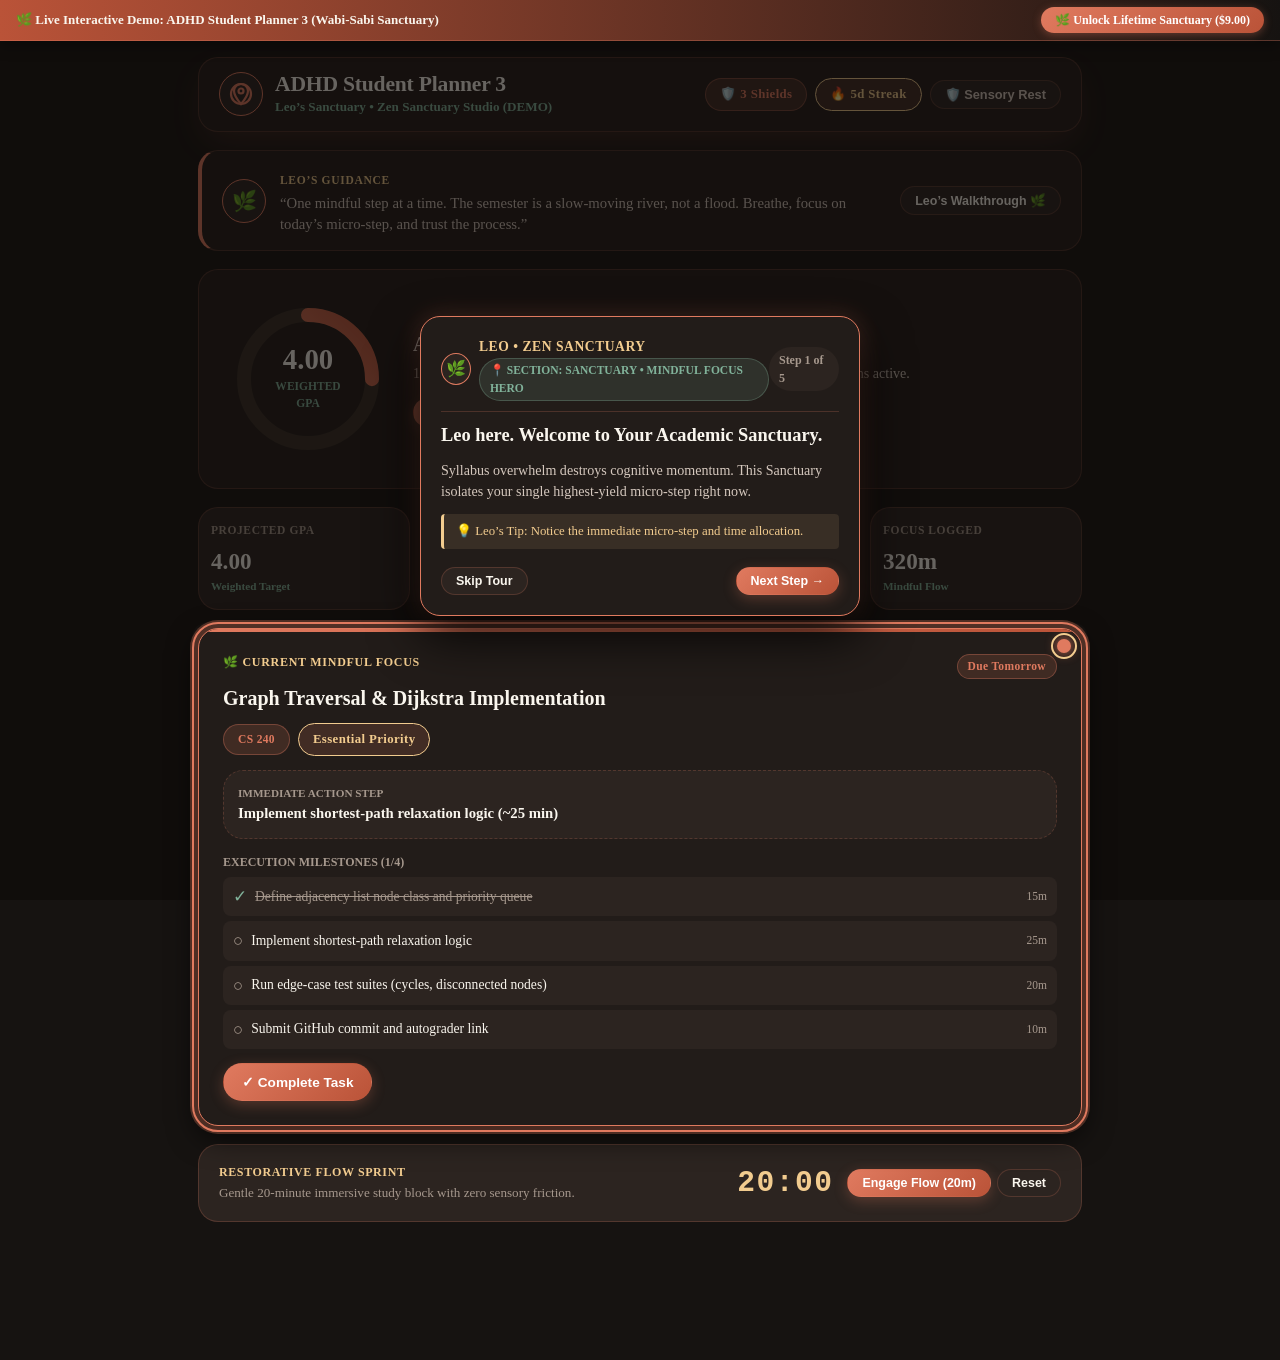
<file: adhd-student-planner-3/demo/index.html>
<!DOCTYPE html>
<html lang="en">
<head>
  <meta charset="UTF-8">
  <meta name="viewport" content="width=device-width, initial-scale=1.0, maximum-scale=1.0, user-scalable=no">
  <title>DEMO — ADHD Student Planner 3 | Wabi-Sabi Academic Sanctuary</title>
  <meta name="description" content="Mindful academic sanctuary OS engineered for neurodivergent focus, calm syllabus de-chunking, and cognitive flow. 100% private offline PWA.">
  <meta name="theme-color" content="#161311">
  <link rel="icon" type="image/png" sizes="32x32" href="../assets/favicon-32.png">

  <!-- Demo Guard & Banner CSS -->
  <link rel="stylesheet" href="demo-banner.css">
  <script src="demo-guard.js"></script>

  <!-- Zen Sanctuary Stylesheets -->
  <link rel="stylesheet" href="../css/harmony-theme.css?v=2.0.3">
  <link rel="stylesheet" href="../css/zen-layout.css?v=2.0.3">
  <link rel="stylesheet" href="../css/leo-tour.css?v=2.0.3">

  <!-- Mission-Critical Zero-Blur Override (RULE-16 / G-16 / G-19 / G-21) -->
  <style id="zen-zero-blur-lockout">
    #tutorial-overlay,
    .tutorial-overlay {
      background: transparent !important;
      backdrop-filter: none !important;
      -webkit-backdrop-filter: none !important;
      filter: none !important;
    }
  </style>
</head>
<body data-theme="sage-harmony" data-active-tab="dashboard">

  <!-- Immediate Cache-Buster & Legacy Service Worker Purge (G-21) -->
  <script>
    (function() {
      if ('caches' in window) {
        caches.keys().then(function(keys) {
          keys.forEach(function(k) {
            if (k === 'adhd-student-zen-v1' || k === 'adhd-student-zen-v2' || (k.indexOf('zen') !== -1 && k !== 'adhd-student-zen-v3')) {
              caches.delete(k);
              console.log('[Cache Purge] Deleted legacy cache:', k);
            }
          });
        });
      }
      if ('serviceWorker' in navigator) {
        navigator.serviceWorker.getRegistrations().then(function(regs) {
          regs.forEach(function(r) { r.update(); });
        });
      }
    })();
  </script>

  <div class="zen-shell">
    <!-- Executive Zen Header -->
    <header class="zen-header">
      <div class="brand-telemetry">
        <div class="brand-zen-icon">
          <svg width="24" height="24" viewBox="0 0 24 24" fill="none" stroke="currentColor" stroke-width="2.2">
            <circle cx="12" cy="12" r="10"/>
            <path d="M12 2a7 7 0 0 0-7 7c0 5 7 13 7 13s7-8 7-13a7 7 0 0 0-7-7z"/>
            <circle cx="12" cy="9" r="2.5"/>
          </svg>
        </div>
        <div class="brand-text">
          <h1 class="brand-title">ADHD Student Planner 3</h1>
          <div class="brand-subtitle">Leo’s Sanctuary • Zen Sanctuary Studio (DEMO)</div>
        </div>
      </div>

      <div class="header-status-capsules">
        <span id="badge-grace-tokens" class="zen-badge">🛡️ 3 Shields</span>
        <span id="badge-study-streak" class="zen-badge" style="border-color: var(--accent-gold); color: var(--accent-gold);">🔥 5d Streak</span>
        <button id="btn-fog-zen" class="btn-fog-zen" aria-label="Toggle Sensory Rest Mode">
          🛡️ Sensory Rest
        </button>
      </div>
    </header>

    <!-- Leo Companion Grounding Greeting Banner -->
    <div class="leo-greeting-card">
      <div class="leo-avatar-wrap">
        <div class="leo-avatar-badge">🌿</div>
        <div>
          <span class="leo-name-tag">Leo’s Guidance</span>
          <div class="leo-greeting-text">
            “One mindful step at a time. The semester is a slow-moving river, not a flood. Breathe, focus on today’s micro-step, and trust the process.”
          </div>
        </div>
      </div>
      <button id="btn-restart-tour" class="btn-zen btn-zen-sm btn-zen-secondary" style="flex-shrink: 0;">
        Leo’s Walkthrough 🌿
      </button>
    </div>

    <!-- MAIN APP SCREEN SECTIONS -->
    <main id="zen-main-container">

      <!-- Screen 1: Sanctuary (Dashboard) -->
      <section id="screen-dashboard" class="zen-screen active">
        <!-- Concentric Radial Momentum Dial -->
        <div id="radial-hero-card" class="radial-hero-card">
          <!-- Populated dynamically by zen-controller.js -->
        </div>

        <!-- 4-Tile Zen Telemetry Grid -->
        <div id="zen-telemetry-grid" class="zen-telemetry-grid">
          <div class="zen-tile">
            <span class="tile-label">Projected GPA</span>
            <div id="telemetry-val-gpa" class="tile-value">3.85</div>
            <span class="tile-sub">Weighted Target</span>
          </div>

          <div class="zen-tile">
            <span class="tile-label">Urgent Load</span>
            <div id="telemetry-val-urgent" class="tile-value" style="color: var(--accent-primary);">1 Urgent</div>
            <span class="tile-sub">&lt; 48h Horizon</span>
          </div>

          <div class="zen-tile">
            <span class="tile-label">Grace Status</span>
            <div id="telemetry-val-grace" class="tile-value" style="color: var(--accent-mint);">3 Shields</div>
            <span class="tile-sub">Anti-Guilt Guard</span>
          </div>

          <div class="zen-tile">
            <span class="tile-label">Focus Logged</span>
            <div id="telemetry-val-minutes" class="tile-value">320m</div>
            <span class="tile-sub">Mindful Flow</span>
          </div>
        </div>

        <!-- Single Mindful Focus Card -->
        <div id="zen-focus-hero" class="zen-focus-card">
          <!-- Populated dynamically by zen-controller.js -->
        </div>

        <!-- Restorative Flow Sprint Widget -->
        <div class="zen-sprint-widget">
          <div>
            <div style="font-size: 0.75rem; font-weight: 800; text-transform: uppercase; color: var(--accent-gold); letter-spacing: 0.05em;">
              Restorative Flow Sprint
            </div>
            <div style="font-size: 0.82rem; color: var(--text-hint); margin-top: 2px;">
              Gentle 20-minute immersive study block with zero sensory friction.
            </div>
          </div>
          <div style="display: flex; align-items: center; gap: 14px;">
            <div id="sprint-digits-zen" class="sprint-digits-zen">20:00</div>
            <div style="display: flex; gap: 6px;">
              <button id="btn-sprint-toggle" class="btn-zen btn-zen-sm btn-zen-primary">Engage Flow (20m)</button>
              <button id="btn-sprint-reset" class="btn-zen btn-zen-sm btn-zen-secondary">Reset</button>
            </div>
          </div>
        </div>
      </section>

      <!-- Screen 2: Deliverables (Tasks) -->
      <section id="screen-assignments" class="zen-screen">
        <div style="display: flex; justify-content: space-between; align-items: center; margin-bottom: 18px; flex-wrap: wrap; gap: 10px;">
          <div>
            <h2 style="font-size: 1.35rem; font-weight: 800; color: var(--text-zen);">Academic Deliverables</h2>
            <p style="font-size: 0.85rem; color: var(--text-hint);">Mindfully decomposed milestones with calibrated urgency horizons.</p>
          </div>
          <button class="btn-zen btn-zen-primary" data-open-modal="modal-add-assignment">+ Log Deliverable</button>
        </div>

        <div id="list-assignments">
          <!-- Populated dynamically by zen-controller.js -->
        </div>
      </section>

      <!-- Screen 3: Curriculum (Courses) -->
      <section id="screen-courses" class="zen-screen">
        <div style="display: flex; justify-content: space-between; align-items: center; margin-bottom: 18px; flex-wrap: wrap; gap: 10px;">
          <div>
            <h2 style="font-size: 1.35rem; font-weight: 800; color: var(--text-zen);">Curriculum Architecture</h2>
            <p style="font-size: 0.85rem; color: var(--text-hint);">Weighted grade balance algorithms and academic contact harmony.</p>
          </div>
          <button class="btn-zen btn-zen-primary" data-open-modal="modal-add-course">+ Enroll Course</button>
        </div>

        <div id="grid-courses" class="grid-courses">
          <!-- Populated dynamically by zen-controller.js -->
        </div>
      </section>

      <!-- Screen 4: Exams (Exams) -->
      <section id="screen-exams" class="zen-screen">
        <div style="display: flex; justify-content: space-between; align-items: center; margin-bottom: 18px; flex-wrap: wrap; gap: 10px;">
          <div>
            <h2 style="font-size: 1.35rem; font-weight: 800; color: var(--text-zen);">Exam Radar Horizon</h2>
            <p style="font-size: 0.85rem; color: var(--text-hint);">Serene countdowns and high-yield preparation checklists.</p>
          </div>
          <button class="btn-zen btn-zen-primary" data-open-modal="modal-add-exam">+ Schedule Exam</button>
        </div>

        <div id="list-exams">
          <!-- Populated dynamically by zen-controller.js -->
        </div>
      </section>

      <!-- Screen 5: Settings / Mindful Space -->
      <section id="screen-settings" class="zen-screen">
        <div style="margin-bottom: 18px;">
          <h2 style="font-size: 1.35rem; font-weight: 800; color: var(--text-zen);">Sanctuary Space & Data Sovereignty</h2>
          <p style="font-size: 0.85rem; color: var(--text-hint);">100% browser-local privacy. Zero external servers or tracking.</p>
        </div>

        <div class="zen-card" style="margin-bottom: 16px;">
          <h3 style="font-size: 1.05rem; font-weight: 700; color: var(--text-zen); margin-bottom: 12px;">Visual Harmony Theme</h3>
          <div class="form-group">
            <label class="form-label" for="select-theme">Theme Profile</label>
            <select id="select-theme" class="form-select">
              <option value="sage-harmony">Sage Harmony (Warm Espresso Cacao & Terracotta Luxe)</option>
              <option value="ocean-calm">Ocean Calm (Deep Forest Matcha & Sage Sanctuary)</option>
              <option value="oled-minimal">OLED Minimal (Dark Obsidian with Amber Gold)</option>
              <option value="sand-linen">Sand & Linen (Gentle Light Warm Editorial)</option>
            </select>
          </div>

          <div style="display: flex; align-items: center; gap: 10px; margin-top: 14px;">
            <input type="checkbox" id="chk-sound-enabled" checked style="width: 18px; height: 18px; accent-color: var(--accent-primary);">
            <label for="chk-sound-enabled" style="font-size: 0.85rem; font-weight: 600; color: var(--text-muted);">
              Synthesize gentle singing bowl audio cues upon milestone completion
            </label>
          </div>
        </div>

        <div class="zen-card" style="margin-bottom: 16px;">
          <h3 style="font-size: 1.05rem; font-weight: 700; color: var(--text-zen); margin-bottom: 8px;">Guilt-Free Grace Diagnostics</h3>
          <p style="font-size: 0.85rem; color: var(--text-hint); margin-bottom: 12px;">
            Academic burnout happens. Grace Shields automatically absorb missed study days to protect your psychological momentum.
          </p>
          <div style="display: flex; gap: 20px; font-size: 0.88rem;">
            <div><span style="color: var(--text-hint);">Streak:</span> <strong id="stats-streak-display">5 Consecutive Days</strong></div>
            <div><span style="color: var(--text-hint);">Grace Reserve:</span> <strong id="stats-grace-display">3 Shields Online</strong></div>
          </div>
        </div>

        <div class="zen-card" style="margin-bottom: 16px;">
          <h3 style="font-size: 1.05rem; font-weight: 700; color: var(--text-zen); margin-bottom: 8px;">Data Sovereignty Backups</h3>
          <p style="font-size: 0.85rem; color: var(--text-hint); margin-bottom: 14px;">
            Export your complete semester archive as standard JSON anytime.
          </p>
          <div style="display: flex; gap: 10px; flex-wrap: wrap;">
            <button id="btn-export-json" class="btn-zen btn-zen-secondary">💾 Export JSON Snapshot</button>
            <label class="btn-zen btn-zen-secondary" style="cursor: pointer;">
              📥 Restore Snapshot
              <input type="file" id="input-import-file" accept=".json" style="display: none;">
            </label>
            <button id="btn-clean-slate" class="btn-zen btn-zen-secondary" style="color: var(--accent-rose);">🗑️ Clear to Clean Slate</button>
            <button id="btn-load-sample" class="btn-zen btn-zen-secondary">🌱 Load Sample Data</button>
          </div>
        </div>
      </section>

    </main>

    <!-- CURVED FLOATING ZEN ISLAND NAV DOCK (Signature Shop 3 Feature - RULE-03, RULE-12, RULE-14) -->
    <nav class="zen-floating-island" aria-label="Sanctuary Navigation Dock">
      <button class="island-tab active" data-tab="dashboard">
        <svg viewBox="0 0 24 24" fill="none" stroke="currentColor" stroke-width="2.2"><circle cx="12" cy="12" r="10"/><path d="M12 2a7 7 0 0 0-7 7c0 5 7 13 7 13s7-8 7-13a7 7 0 0 0-7-7z"/><circle cx="12" cy="9" r="2.5"/></svg>
        <span>Sanctuary</span>
      </button>
      <button class="island-tab" data-tab="assignments">
        <svg viewBox="0 0 24 24" fill="none" stroke="currentColor" stroke-width="2.2"><polyline points="9 11 12 14 22 4"/><path d="M21 12v7a2 2 0 01-2 2H5a2 2 0 01-2-2V5a2 2 0 012-2h11"/></svg>
        <span>Tasks</span>
      </button>
      <button class="island-tab" data-tab="courses">
        <svg viewBox="0 0 24 24" fill="none" stroke="currentColor" stroke-width="2.2"><path d="M4 19.5A2.5 2.5 0 016.5 17H20"/><path d="M6.5 2H20v20H6.5A2.5 2.5 0 014 19.5v-15A2.5 2.5 0 016.5 2z"/></svg>
        <span>Curriculum</span>
      </button>
      <button class="island-tab" data-tab="exams">
        <svg viewBox="0 0 24 24" fill="none" stroke="currentColor" stroke-width="2.2"><circle cx="12" cy="12" r="10"/><polyline points="12 6 12 12 16 14"/></svg>
        <span>Exams</span>
      </button>
      <button class="island-tab" data-tab="settings">
        <svg viewBox="0 0 24 24" fill="none" stroke="currentColor" stroke-width="2.2"><circle cx="12" cy="12" r="3"/><path d="M19.4 15a1.65 1.65 0 00.33 1.82l.06.06a2 2 0 010 2.83 2 2 0 01-2.83 0l-.06-.06a1.65 1.65 0 00-1.82-.33 1.65 1.65 0 00-1 1.51V21a2 2 0 01-2 2 2 2 0 01-2-2v-.09A1.65 1.65 0 009 19.4a1.65 1.65 0 00-1.82.33l-.06.06a2 2 0 01-2.83 0 2 2 0 010-2.83l.06-.06a1.65 1.65 0 00.33-1.82 1.65 1.65 0 00-1.51-1H3a2 2 0 01-2-2 2 2 0 012-2h.09A1.65 1.65 0 004.6 9a1.65 1.65 0 00-.33-1.82l-.06-.06a2 2 0 010-2.83 2 2 0 012.83 0l.06.06a1.65 1.65 0 001.82.33H9a1.65 1.65 0 001-1.51V3a2 2 0 012-2 2 2 0 012 2v.09a1.65 1.65 0 001 1.51 1.65 1.65 0 001.82-.33l.06-.06a2 2 0 012.83 0 2 2 0 010 2.83l-.06.06a1.65 1.65 0 00-.33 1.82V9a1.65 1.65 0 001.51 1H21a2 2 0 012 2 2 2 0 01-2 2h-.09a1.65 1.65 0 00-1.51 1z"/></svg>
        <span>Space</span>
      </button>
    </nav>
  </div>

  <!-- MODAL: ADD ASSIGNMENT -->
  <div id="modal-add-assignment" class="zen-modal" role="dialog" aria-modal="true" aria-labelledby="title-modal-asg">
    <div class="modal-dialog">
      <div class="modal-header">
        <h3 id="title-modal-asg" style="font-size: 1.2rem; font-weight: 800;">Log Academic Deliverable</h3>
        <button class="modal-close" data-close-modal="modal-add-assignment" aria-label="Close dialog">&times;</button>
      </div>
      <form id="form-add-assignment">
        <div class="form-group">
          <label class="form-label" for="input-asg-title">Deliverable Title</label>
          <input type="text" id="input-asg-title" class="form-input" placeholder="e.g. Graph Algorithms Benchmark" required>
        </div>

        <div class="form-group">
          <label class="form-label" for="select-asg-course">Curriculum Course</label>
          <select id="select-asg-course" class="form-select" required></select>
        </div>

        <div class="form-group">
          <label class="form-label" for="select-asg-category">Category</label>
          <select id="select-asg-category" class="form-select">
            <option value="assignments">Paper / Code Project</option>
            <option value="quizzes">Problem Set / Quiz</option>
            <option value="midterm">Midterm Examination</option>
            <option value="final">Final Capstone</option>
          </select>
        </div>

        <div class="form-group">
          <label class="form-label" for="input-asg-date">Due Date</label>
          <input type="date" id="input-asg-date" class="form-input" required>
        </div>

        <div class="form-group" style="display: flex; gap: 8px; align-items: center;">
          <input type="checkbox" id="chk-asg-essential" style="width: 18px; height: 18px; accent-color: var(--accent-primary);">
          <label for="chk-asg-essential" style="font-size: 0.85rem; font-weight: 600; color: var(--accent-gold);">
            Essential Priority (Survives Sensory Rest Mode)
          </label>
        </div>

        <div class="form-group" style="display: flex; gap: 8px; align-items: center; background: var(--bg-chip); padding: 10px; border-radius: var(--radius-zen);">
          <input type="checkbox" id="chk-asg-dechunk" checked style="width: 18px; height: 18px; accent-color: var(--accent-primary);">
          <label for="chk-asg-dechunk" style="font-size: 0.85rem; font-weight: 700; color: var(--accent-mint);">
            🪄 Automatically decompose into 4 micro-milestones
          </label>
        </div>

        <div style="display: flex; justify-content: flex-end; gap: 10px; margin-top: 18px;">
          <button type="button" class="btn-zen btn-zen-secondary" data-close-modal="modal-add-assignment">Cancel</button>
          <button type="submit" class="btn-zen btn-zen-primary">Engage Deliverable</button>
        </div>
      </form>
    </div>
  </div>

  <!-- MODAL: ADD COURSE -->
  <div id="modal-add-course" class="zen-modal" role="dialog" aria-modal="true" aria-labelledby="title-modal-course">
    <div class="modal-dialog">
      <div class="modal-header">
        <h3 id="title-modal-course" style="font-size: 1.2rem; font-weight: 800;">Establish Curriculum Course</h3>
        <button class="modal-close" data-close-modal="modal-add-course" aria-label="Close dialog">&times;</button>
      </div>
      <form id="form-add-course">
        <div class="form-group">
          <label class="form-label" for="input-course-code">Course Code</label>
          <input type="text" id="input-course-code" class="form-input" placeholder="e.g. CS 320" required>
        </div>

        <div class="form-group">
          <label class="form-label" for="input-course-name">Course Name</label>
          <input type="text" id="input-course-name" class="form-input" placeholder="e.g. Distributed Systems & Algorithms" required>
        </div>

        <div class="form-group">
          <label class="form-label" for="input-course-color">Accent Hue</label>
          <input type="color" id="input-course-color" value="#e07a5f" style="width: 100%; height: 40px; border-radius: 8px; border: none; cursor: pointer;">
        </div>

        <div class="form-group">
          <label class="form-label" for="input-course-target">Target Letter Grade Percentage</label>
          <input type="number" id="input-course-target" class="form-input" value="90" min="50" max="100" required>
        </div>

        <div style="display: flex; justify-content: flex-end; gap: 10px; margin-top: 18px;">
          <button type="button" class="btn-zen btn-zen-secondary" data-close-modal="modal-add-course">Cancel</button>
          <button type="submit" class="btn-zen btn-zen-primary">Enroll Course</button>
        </div>
      </form>
    </div>
  </div>

  <!-- MODAL: ADD EXAM -->
  <div id="modal-add-exam" class="zen-modal" role="dialog" aria-modal="true" aria-labelledby="title-modal-exam">
    <div class="modal-dialog">
      <div class="modal-header">
        <h3 id="title-modal-exam" style="font-size: 1.2rem; font-weight: 800;">Schedule Academic Examination</h3>
        <button class="modal-close" data-close-modal="modal-add-exam" aria-label="Close dialog">&times;</button>
      </div>
      <form id="form-add-exam">
        <div class="form-group">
          <label class="form-label" for="select-exam-course">Course</label>
          <select id="select-exam-course" class="form-select" required></select>
        </div>

        <div class="form-group">
          <label class="form-label" for="input-exam-title">Exam Title</label>
          <input type="text" id="input-exam-title" class="form-input" placeholder="e.g. Midterm 1: Dynamic Programming" required>
        </div>

        <div class="form-group">
          <label class="form-label" for="input-exam-date">Exam Date</label>
          <input type="date" id="input-exam-date" class="form-input" required>
        </div>

        <div class="form-group">
          <label class="form-label" for="input-exam-time">Exam Time</label>
          <input type="text" id="input-exam-time" class="form-input" placeholder="e.g. 10:00 AM - 12:00 PM">
        </div>

        <div class="form-group">
          <label class="form-label" for="input-exam-location">Location / Room</label>
          <input type="text" id="input-exam-location" class="form-input" placeholder="e.g. Turing Hall Auditorium">
        </div>

        <div class="form-group">
          <label class="form-label" for="input-exam-weight">Syllabus Grade Weight (%)</label>
          <input type="number" id="input-exam-weight" class="form-input" value="25" min="5" max="100">
        </div>

        <div style="display: flex; justify-content: flex-end; gap: 10px; margin-top: 18px;">
          <button type="button" class="btn-zen btn-zen-secondary" data-close-modal="modal-add-exam">Cancel</button>
          <button type="submit" class="btn-zen btn-zen-primary">Establish Exam</button>
        </div>
      </form>
    </div>
  </div>

  <!-- LEO ONBOARDING WALKTHROUGH OVERLAY & GUIDED CARD (Rule-01, Rule-02, Rule-11) -->
  <div id="tutorial-overlay" class="tutorial-overlay"></div>

  <div id="tutorial-card" class="tutorial-card" style="display: none;" role="dialog" aria-modal="true" aria-labelledby="tutorial-title">
    <div class="tutorial-header">
      <div class="tutorial-persona-tag">
        <div class="tutorial-persona-avatar">🌿</div>
        <div>
          <div class="tutorial-persona-name">Leo • Zen Sanctuary</div>
          <span id="tutorial-section-tag" class="tutorial-section-tag">📍 SECTION: Sanctuary</span>
        </div>
      </div>
      <div id="tutorial-step-count" class="tutorial-step-count">Step 1 of 5</div>
    </div>

    <h3 id="tutorial-title" class="tutorial-title">Welcome to Your Academic Sanctuary</h3>
    <p id="tutorial-message" class="tutorial-message">
      Overwhelming syllabi cause cognitive friction. We isolate your single highest-yield micro-step right now.
    </p>

    <div id="tutorial-hint" class="tutorial-hint">
      💡 Leo’s Tip: Notice the immediate micro-step and time allocation.
    </div>

    <div class="tutorial-actions">
      <div class="tutorial-actions-left">
        <button id="tutorial-btn-skip" class="btn-zen btn-zen-sm btn-zen-secondary">Skip Tour</button>
      </div>
      <div class="tutorial-actions-right">
        <button id="tutorial-btn-prev" class="btn-zen btn-zen-sm btn-zen-secondary" style="display: none;">← Previous</button>
        <button id="tutorial-btn-next" class="btn-zen btn-zen-sm btn-zen-primary">Next Step →</button>
      </div>
    </div>
  </div>

  <!-- Application Logic Scripts -->
  <script src="../js/engine.js?v=2.0.4"></script>
  <script src="../js/storage.js?v=2.0.4"></script>
  <script src="../js/leo-tour.js?v=2.0.4"></script>
  <script src="../js/zen-controller.js?v=2.0.4"></script>
</body>
</html>
</file>
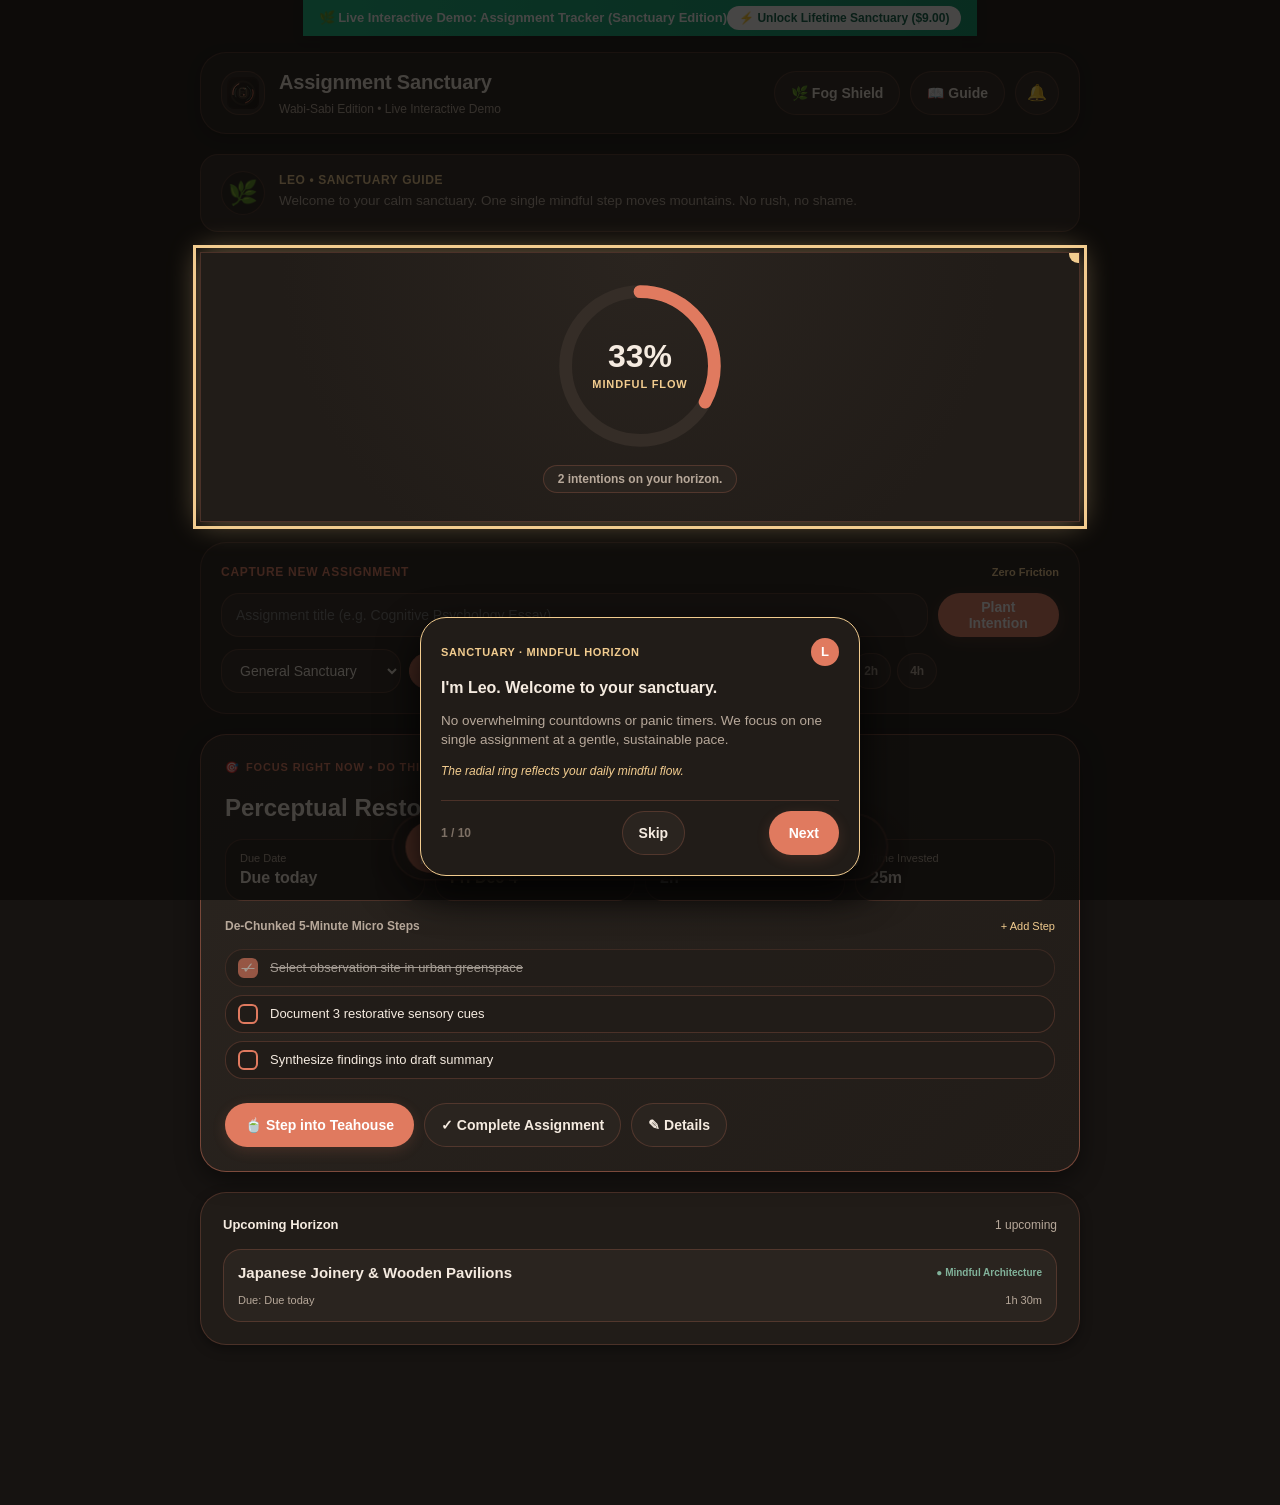
<file: assignment-tracker-3/demo/index.html>
<!DOCTYPE html>
<html lang="en">
<head>
  <meta charset="utf-8">
  <meta name="viewport" content="width=device-width, initial-scale=1, viewport-fit=cover">
  <title>DEMO — Assignment Tracker | Sanctuary Edition</title>
  <meta name="description" content="Wabi-sabi assignment radar & mindful horizon for neurodivergent focus, time-blindness calibration, and zero-shame pacing.">
  <meta name="theme-color" content="#161311">
  <link rel="icon" type="image/svg+xml" href="../assets/icon.svg">
  <link rel="apple-touch-icon" href="../assets/apple-touch-icon.png">

  <link rel="stylesheet" href="./demo-banner.css">
  <script src="./demo-guard.js"></script>

  <link rel="stylesheet" href="../css/theme.css">
  <link rel="stylesheet" href="../css/app.css">
  <link rel="stylesheet" href="../css/components.css">
</head>
<body data-theme="terracotta-sun">

  <div class="zen-shell">

    <!-- Top Sticky Header -->
    <header class="app-header">
      <div class="brand-group">
        <div class="brand-icon">
          <img src="../assets/icon.svg" alt="Sanctuary Logo">
        </div>
        <div class="brand-text">
          <h1>Assignment Sanctuary</h1>
          <span class="brand-tagline">Wabi-Sabi Edition • Live Interactive Demo</span>
        </div>
      </div>
      <div class="header-actions">
        <button type="button" class="btn-secondary" id="btn-burnout-shield" title="Toggle Low-Spoons Fog Shield">🌿 Fog Shield</button>
        <button type="button" class="btn-secondary" id="btn-launch-tour" title="Launch Leo's Mindful Tour">📖 Guide</button>
        <button type="button" class="btn-icon" id="btn-toggle-sound" title="Toggle Harmonic Singing Bowl Chimes">🔔</button>
      </div>
    </header>

    <!-- MAIN APP SCREENS -->
    <main>

      <!-- 1. SCREEN: TODAY (RADIAL HORIZON & DO THIS NEXT) -->
      <section id="screen-today" class="screen active">

        <!-- Leo Sanctuary Greeting Card -->
        <div class="leo-greeting-card" id="leo-greeting-card">
          <div class="leo-avatar">🌿</div>
          <div style="flex:1;">
            <div class="leo-meta">
              <span class="leo-name-tag">Leo • Sanctuary Guide</span>
            </div>
            <p class="leo-greeting-text" id="leo-greeting-text">
              Welcome to your calm sanctuary. One single mindful step moves mountains. No rush, no shame.
            </p>
          </div>
        </div>

        <!-- Concentric Radial Horizon Dial -->
        <div class="radial-hero-card" id="radial-hero-card">
          <div class="radial-track-wrap">
            <svg class="radial-svg" viewBox="0 0 160 160">
              <circle class="radial-track-bg" cx="80" cy="80" r="70"></circle>
              <circle class="radial-track-progress" id="radial-progress-ring" cx="80" cy="80" r="70"></circle>
            </svg>
            <div class="radial-dial-center">
              <span class="dial-number" id="dial-number">0%</span>
              <span class="dial-label">Mindful Flow</span>
            </div>
          </div>
          <span class="dial-status-pill" id="dial-status-pill">Ready for your gentle intention</span>
        </div>

        <!-- Quick Capture Card -->
        <div class="quick-capture-card" id="quick-capture-card">
          <div style="display:flex;justify-content:space-between;align-items:center;">
            <span style="font-size:12px;font-weight:800;text-transform:uppercase;letter-spacing:0.06em;color:var(--accent-primary);">Capture New Assignment</span>
            <span style="font-size:11px;color:var(--accent-gold);font-weight:700;">Zero Friction</span>
          </div>
          <div class="qa-input-row">
            <input type="text" id="qa-title" placeholder="Assignment title (e.g. Cognitive Psychology Essay)..." autocomplete="off">
            <button type="button" class="btn-primary" id="btn-qa-add">Plant Intention</button>
          </div>
          <div class="qa-options-row">
            <select id="qa-course" style="max-width:180px;">
              <option value="">General Sanctuary</option>
            </select>
            <div style="display:flex;gap:6px;flex-wrap:wrap;" id="qa-due-chips">
              <button type="button" class="chip-select active" data-due="today">Today</button>
              <button type="button" class="chip-select" data-due="tomorrow">Tomorrow</button>
              <button type="button" class="chip-select" data-due="3days">In 3 Days</button>
              <button type="button" class="chip-select" data-due="week">In 1 Week</button>
            </div>
            <div style="display:flex;gap:6px;flex-wrap:wrap;" id="qa-est-chips">
              <button type="button" class="chip-select" data-est="30">30m</button>
              <button type="button" class="chip-select active" data-est="60">60m</button>
              <button type="button" class="chip-select" data-est="120">2h</button>
              <button type="button" class="chip-select" data-est="240">4h</button>
            </div>
          </div>
        </div>

        <!-- DO THIS NEXT / HERO ASSIGNMENT -->
        <div class="hero-assignment-card" id="hero-next">
          <div class="hero-assignment-badge">
            <span>🎯</span>
            <span>Focus Right Now • Do This Next</span>
          </div>
          <h2 class="hero-title" id="hero-title">No assignments pending</h2>
          <div class="hero-metrics-grid">
            <div class="hero-metric-box">
              <span class="hero-metric-lbl">Due Date</span>
              <span class="hero-metric-val" id="hero-due">—</span>
            </div>
            <div class="hero-metric-box">
              <span class="hero-metric-lbl">Start-By Target</span>
              <span class="hero-metric-val" id="hero-startby" style="color:var(--accent-gold);">—</span>
            </div>
            <div class="hero-metric-box">
              <span class="hero-metric-lbl">Estimated Effort</span>
              <span class="hero-metric-val" id="hero-est">—</span>
            </div>
            <div class="hero-metric-box">
              <span class="hero-metric-lbl">Time Invested</span>
              <span class="hero-metric-val" id="hero-actual">—</span>
            </div>
          </div>

          <!-- De-chunked Steps Checklist -->
          <div style="display:flex;flex-direction:column;gap:6px;">
            <div style="display:flex;justify-content:space-between;align-items:center;">
              <span style="font-size:12px;font-weight:700;color:var(--text-muted);">De-Chunked 5-Minute Micro Steps</span>
              <span style="font-size:11px;color:var(--accent-gold);cursor:pointer;" id="btn-add-step">+ Add Step</span>
            </div>
            <div class="steps-checklist" id="hero-steps-list"></div>
          </div>

          <div style="display:flex;gap:10px;flex-wrap:wrap;margin-top:8px;">
            <button type="button" class="btn-primary" id="btn-hero-sprint">🍵 Step into Teahouse</button>
            <button type="button" class="btn-secondary" id="btn-hero-complete">✓ Complete Assignment</button>
            <button type="button" class="btn-secondary" id="btn-hero-edit">✎ Details</button>
          </div>
        </div>

        <!-- Secondary Horizon List -->
        <div class="card" id="card-horizon-list">
          <div style="display:flex;justify-content:space-between;align-items:center;">
            <span style="font-size:13px;font-weight:800;color:var(--text-main);">Upcoming Horizon</span>
            <span style="font-size:12px;color:var(--text-muted);" id="horizon-count">0 items</span>
          </div>
          <div id="secondary-horizon-list" style="display:flex;flex-direction:column;gap:10px;"></div>
        </div>

      </section>

      <!-- 2. SCREEN: RADAR & KANBAN -->
      <section id="screen-radar" class="screen">
        <div class="card">
          <div style="display:flex;justify-content:space-between;align-items:center;">
            <span style="font-size:13px;font-weight:800;color:var(--text-main);">14-Day Zen Stone Garden • Workload Balance</span>
            <span style="font-size:11px;color:var(--accent-gold);">Capacity Conscious</span>
          </div>
          <div id="capacity-heatmap" style="display:grid;grid-template-columns:repeat(7, 1fr);gap:8px;margin-top:12px;"></div>
        </div>

        <div class="radar-deck" id="radar-deck">
          <!-- Column 1: Not Started -->
          <div class="radar-column">
            <div class="radar-col-header">
              <span class="radar-col-title">🌱 Resting (Not Started)</span>
              <span style="font-size:11px;color:var(--text-muted);" id="count-todo">0</span>
            </div>
            <div class="radar-cards-list" id="radar-list-todo"></div>
          </div>

          <!-- Column 2: In Flow -->
          <div class="radar-column">
            <div class="radar-col-header">
              <span class="radar-col-title">🍵 In Flow (Active)</span>
              <span style="font-size:11px;color:var(--accent-primary);" id="count-doing">0</span>
            </div>
            <div class="radar-cards-list" id="radar-list-doing"></div>
          </div>

          <!-- Column 3: Completed -->
          <div class="radar-column">
            <div class="radar-col-header">
              <span class="radar-col-title">🌿 Completed (At Peace)</span>
              <span style="font-size:11px;color:var(--accent-secondary);" id="count-done">0</span>
            </div>
            <div class="radar-cards-list" id="radar-list-done"></div>
          </div>
        </div>
      </section>

      <!-- 3. SCREEN: THE MINDFUL TEAHOUSE FOCUS TIMER -->
      <section id="screen-teahouse" class="screen">
        <div class="teahouse-card" id="teahouse-card">
          <div class="tea-cup-visual" id="tea-cup-visual">🍵</div>
          <div>
            <h2 style="font-size:22px;font-weight:800;">The Mindful Teahouse</h2>
            <p style="font-size:13px;color:var(--text-muted);margin-top:4px;">Gentle focus sprints with singing bowl soundscapes.</p>
          </div>

          <div style="width:100%;max-width:360px;">
            <select id="teahouse-assignment-select" style="margin-bottom:12px;"></select>
          </div>

          <div class="timer-readout" id="timer-readout">25:00</div>

          <div class="timer-controls">
            <button type="button" class="btn-primary" id="btn-timer-start" style="padding:0 28px;">Start Steep</button>
            <button type="button" class="btn-secondary" id="btn-timer-reset">Reset</button>
          </div>

          <div style="display:flex;gap:8px;margin-top:12px;">
            <button type="button" class="chip-select" data-timer-min="15">15m Quick Steep</button>
            <button type="button" class="chip-select active" data-timer-min="25">25m Standard</button>
            <button type="button" class="chip-select" data-timer-min="45">45m Deep Brew</button>
          </div>
        </div>
      </section>

      <!-- 4. SCREEN: COURSES -->
      <section id="screen-courses" class="screen">
        <div class="card">
          <div style="display:flex;justify-content:space-between;align-items:center;">
            <span style="font-size:14px;font-weight:800;color:var(--text-main);">Mindful Academic Paths & Courses</span>
            <button type="button" class="btn-primary" id="btn-open-course-modal">+ Add Course</button>
          </div>
          <div id="courses-list" style="display:flex;flex-direction:column;gap:12px;margin-top:14px;"></div>
        </div>
      </section>

      <!-- 5. SCREEN: RESCUE DECK -->
      <section id="screen-rescue" class="screen">
        <div class="card" style="border-color:var(--border-strong);">
          <div style="display:flex;justify-content:space-between;align-items:center;">
            <div style="display:flex;align-items:center;gap:8px;">
              <span style="font-size:20px;">🌿</span>
              <div>
                <h3 style="font-size:15px;font-weight:800;color:var(--text-main);">Zero-Shame Renegotiation Deck</h3>
                <p style="font-size:12px;color:var(--text-muted);">When life shifts your plans, extend or let go without guilt.</p>
              </div>
            </div>
            <span style="font-size:11px;color:var(--accent-gold);font-weight:700;">Guilt-Free</span>
          </div>
        </div>

        <div class="rescue-deck" id="rescue-deck">
          <div id="rescue-items-list" style="display:flex;flex-direction:column;gap:12px;"></div>
        </div>
      </section>

      <!-- 6. SCREEN: SETTINGS -->
      <section id="screen-settings" class="screen">
        <div class="card">
          <h3 style="font-size:15px;font-weight:800;color:var(--text-main);">Wabi-Sabi Sanctuary Themes</h3>
          <div style="display:grid;grid-template-columns:repeat(auto-fit, minmax(160px, 1fr));gap:10px;margin-top:8px;" id="theme-selector-grid">
            <button type="button" class="btn-secondary" data-set-theme="terracotta-sun">☀️ Terracotta Sun</button>
            <button type="button" class="btn-secondary" data-set-theme="sand-linen">🌾 Sand & Linen</button>
            <button type="button" class="btn-secondary" data-set-theme="sage-harmony">🍃 Sage Harmony</button>
            <button type="button" class="btn-secondary" data-set-theme="espresso-dark">☕ Espresso Dark</button>
          </div>
        </div>

        <div class="card">
          <h3 style="font-size:15px;font-weight:800;color:var(--text-main);">Daily Sustainable Capacity</h3>
          <p style="font-size:12px;color:var(--text-muted);">Calibrate the maximum minutes of focused academic work you realistically can sustain per day.</p>
          <div style="display:flex;align-items:center;gap:14px;margin-top:12px;">
            <input type="number" id="set-capacity" min="15" max="720" step="15" value="120" style="max-width:140px;">
            <span style="font-size:13px;font-weight:600;color:var(--text-muted);" id="capacity-hours-label">2 hours per day</span>
          </div>
          <div style="margin-top:14px;">
            <label style="display:flex;align-items:center;gap:10px;cursor:pointer;">
              <input type="checkbox" id="set-skip-weekends" style="width:18px;height:18px;accent-color:var(--accent-primary);">
              <span style="font-size:13px;font-weight:600;">Protect weekends (skip Saturday & Sunday from Start-By dates)</span>
            </label>
          </div>
        </div>

        <div class="card">
          <h3 style="font-size:15px;font-weight:800;color:var(--text-main);">Data Sovereignty & Local Storage</h3>
          <p style="font-size:12px;color:var(--text-muted);">100% client-side privacy. Your assignments and course data never leave your browser.</p>
          <div style="display:flex;gap:10px;flex-wrap:wrap;margin-top:12px;">
            <button type="button" class="btn-secondary" id="btn-export-json">💾 Export Sanctuary Backup</button>
            <button type="button" class="btn-secondary" id="btn-import-json">📂 Import Backup</button>
            <input type="file" id="import-file-input" accept=".json" style="display:none;">
            <button type="button" class="btn-secondary" id="btn-clear-data" style="color:var(--accent-danger);">↺ Reset Sanctuary</button>
          </div>
        </div>
      </section>

    </main>

    <!-- CURVED FLOATING ZEN ISLAND NAVIGATION (G-03, G-05) -->
    <nav class="zen-island-nav" id="bottom-nav">
      <button type="button" class="zen-nav-tab active" data-tab="today">
        <span class="tab-glyph">🌱</span>
        <span>Horizon</span>
      </button>
      <button type="button" class="zen-nav-tab" data-tab="radar">
        <span class="tab-glyph">📋</span>
        <span>Radar</span>
      </button>
      <button type="button" class="zen-nav-tab" data-tab="teahouse">
        <span class="tab-glyph">🍵</span>
        <span>Teahouse</span>
      </button>
      <button type="button" class="zen-nav-tab" data-tab="courses">
        <span class="tab-glyph">🌾</span>
        <span>Courses</span>
      </button>
      <button type="button" class="zen-nav-tab" data-tab="rescue">
        <span class="tab-glyph">🌿</span>
        <span>Rescue</span>
      </button>
      <button type="button" class="zen-nav-tab" data-tab="settings">
        <span class="tab-glyph">⚙️</span>
        <span>Sanctuary</span>
      </button>
    </nav>

  </div>

  <!-- MODALS -->

  <!-- Modal: Add Course -->
  <div class="zen-modal-overlay" id="modal-course">
    <div class="zen-modal-box">
      <div class="zen-modal-header">
        <h3 class="zen-modal-title">Add Academic Course</h3>
        <button type="button" class="zen-modal-close" data-close-modal="modal-course">✕</button>
      </div>
      <form id="form-course" style="display:flex;flex-direction:column;gap:14px;">
        <div>
          <label style="font-size:12px;font-weight:700;color:var(--text-muted);">Course Name</label>
          <input type="text" id="course-input-name" placeholder="e.g. Cognitive Psychology" required>
        </div>
        <div>
          <label style="font-size:12px;font-weight:700;color:var(--text-muted);">Color Accent</label>
          <input type="text" id="course-input-color" value="#e07a5f" placeholder="#e07a5f">
        </div>
        <button type="submit" class="btn-primary" style="margin-top:8px;">Save Course</button>
      </form>
    </div>
  </div>

  <!-- Modal: Edit Assignment Details -->
  <div class="zen-modal-overlay" id="modal-edit-assignment">
    <div class="zen-modal-box">
      <div class="zen-modal-header">
        <h3 class="zen-modal-title">Assignment Details</h3>
        <button type="button" class="zen-modal-close" data-close-modal="modal-edit-assignment">✕</button>
      </div>
      <form id="form-edit-assignment" style="display:flex;flex-direction:column;gap:14px;">
        <input type="hidden" id="edit-id">
        <div>
          <label style="font-size:12px;font-weight:700;color:var(--text-muted);">Title</label>
          <input type="text" id="edit-title" required>
        </div>
        <div style="display:grid;grid-template-columns:1fr 1fr;gap:12px;">
          <div>
            <label style="font-size:12px;font-weight:700;color:var(--text-muted);">Course</label>
            <select id="edit-course"></select>
          </div>
          <div>
            <label style="font-size:12px;font-weight:700;color:var(--text-muted);">Due Date</label>
            <input type="date" id="edit-due" required>
          </div>
        </div>
        <div style="display:grid;grid-template-columns:1fr 1fr;gap:12px;">
          <div>
            <label style="font-size:12px;font-weight:700;color:var(--text-muted);">Estimate (Minutes)</label>
            <input type="number" id="edit-est" min="0" step="15" required>
          </div>
          <div>
            <label style="font-size:12px;font-weight:700;color:var(--text-muted);">Manual Time Logged (Min)</label>
            <input type="number" id="edit-manual" min="0" step="5">
          </div>
        </div>
        <div style="display:flex;justify-content:space-between;margin-top:12px;">
          <button type="button" class="btn-secondary" id="btn-delete-assignment" style="color:var(--accent-danger);">Delete</button>
          <button type="submit" class="btn-primary">Save Changes</button>
        </div>
      </form>
    </div>
  </div>

  <!-- Modal: Rescue Extension Date -->
  <div class="zen-modal-overlay" id="modal-rescue-extension">
    <div class="zen-modal-box">
      <div class="zen-modal-header">
        <h3 class="zen-modal-title">Renegotiate with Grace</h3>
        <button type="button" class="zen-modal-close" data-close-modal="modal-rescue-extension">✕</button>
      </div>
      <form id="form-rescue-extension" style="display:flex;flex-direction:column;gap:14px;">
        <input type="hidden" id="rescue-ext-id">
        <p style="font-size:13px;color:var(--text-muted);">Choose a new gentle due date. The engine will automatically update your Start-By pacing.</p>
        <div>
          <label style="font-size:12px;font-weight:700;color:var(--text-muted);">New Due Date</label>
          <input type="date" id="rescue-ext-due" required>
        </div>
        <button type="submit" class="btn-primary" style="margin-top:8px;">Apply Grace Extension</button>
      </form>
    </div>
  </div>

  <!-- GUIDED ONBOARDING TOUR (G-01, G-02, G-11) -->
  <div class="tutorial-overlay" id="tutorial-overlay"></div>
  <div class="tutorial-card" id="tutorial-card">
    <div class="tour-header">
      <span class="tour-section-tag" id="tutorial-section-tag">Sanctuary · Horizon</span>
      <div class="tour-avatar">L</div>
    </div>
    <h3 class="tour-title" id="tutorial-title">Welcome</h3>
    <p class="tour-message" id="tutorial-message">Welcome to your sanctuary.</p>
    <p class="tour-hint" id="tutorial-hint"></p>
    <div class="tour-actions">
      <span class="tour-step-count" id="tutorial-step-count">1 / 10</span>
      <div style="display:flex;gap:8px;">
        <button type="button" class="btn-secondary" id="tutorial-btn-skip">Skip</button>
        <button type="button" class="btn-secondary" id="tutorial-btn-prev">Back</button>
        <button type="button" class="btn-primary" id="tutorial-btn-next">Next</button>
      </div>
    </div>
  </div>

  <!-- APPLICATION SCRIPTS -->
  <script src="../js/engine.js"></script>
  <script src="../js/storage.js"></script>
  <script src="../js/config.js"></script>
  <script src="../js/tutorials.js"></script>
  <script src="../js/app.js"></script>
</body>
</html>
</file>
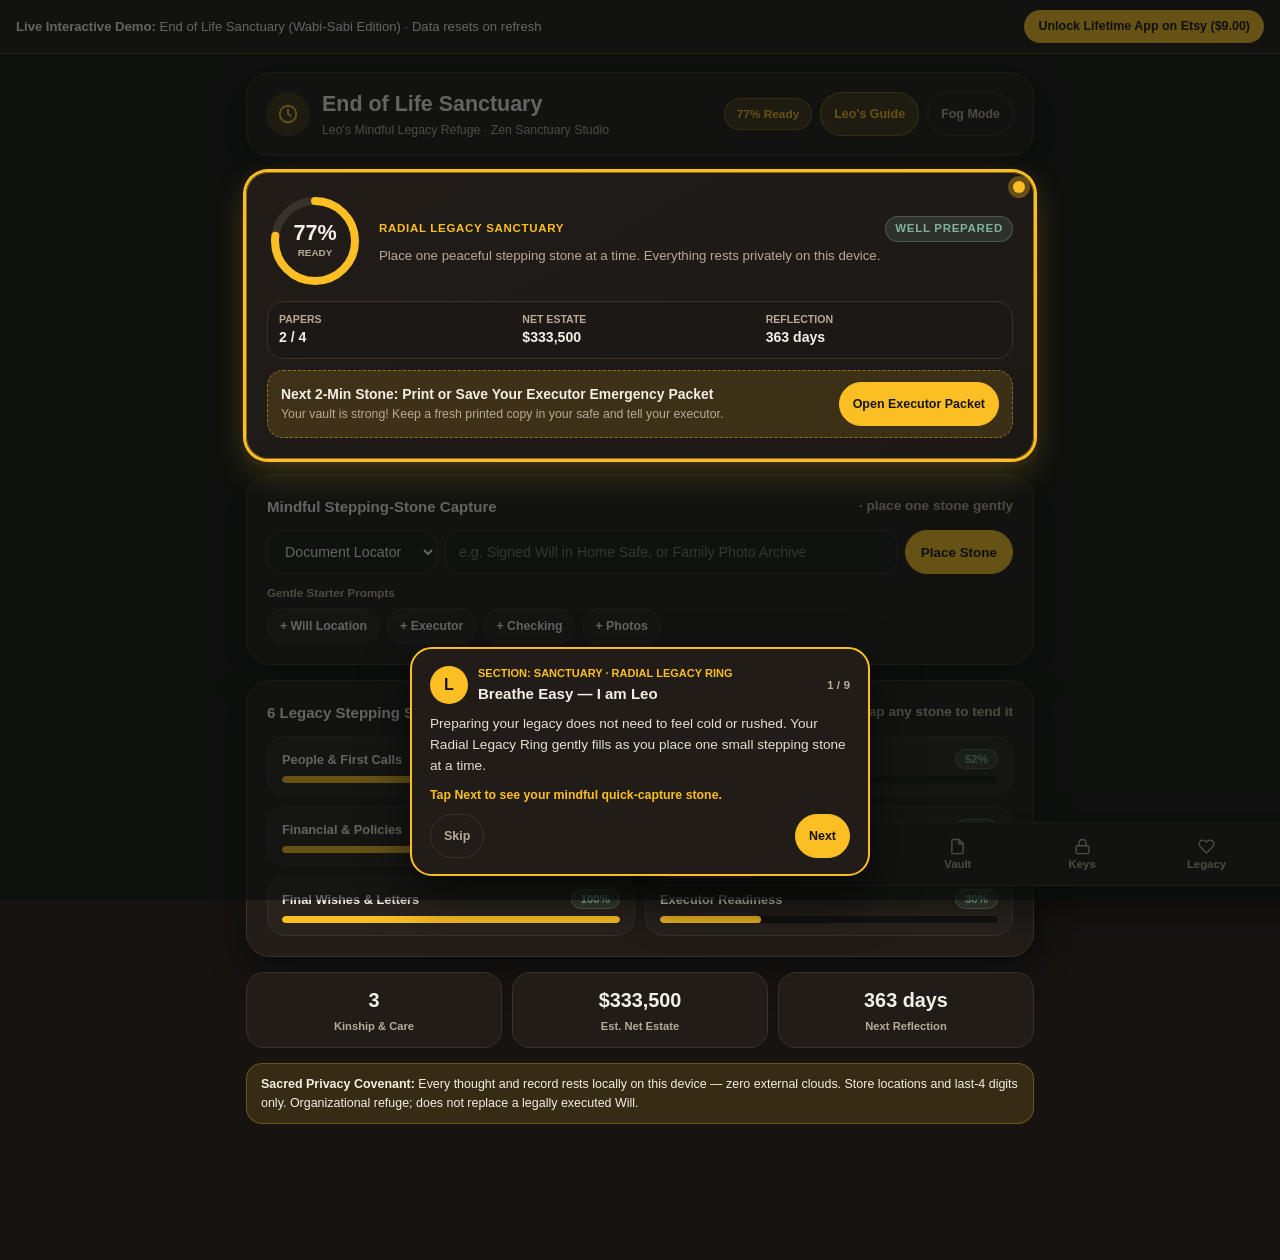
<file: end-of-life-planner-3/demo/index.html>
﻿<!DOCTYPE html>
<html lang="en">
<head>
  <meta charset="UTF-8">
  <meta name="viewport" content="width=device-width, initial-scale=1.0">
  <title>End of Life Planner (Wabi-Sabi Sanctuary) — Mindful Legacy Ring &amp; Executor Packet</title>
  <meta name="description" content="A warm Wabi-Sabi End of Life Planner PWA. Radial SVG Legacy Ring, Mindful Stepping Stones, Legal Document Map, Estate &amp; Insurance Clarity, Digital Legacy Keys &amp; Printable Executor Brief.">
  <meta name="theme-color" content="#d97706">
  <link rel="manifest" href="../manifest.json">
  <link rel="apple-touch-icon" href="../assets/apple-touch-icon.png">
  <link rel="icon" type="image/png" sizes="32x32" href="../assets/favicon-32.png">
  <style id="zero-blur-lockout">
    #tutorial-overlay, .tutorial-overlay {
      backdrop-filter: none !important;
      -webkit-backdrop-filter: none !important;
      filter: none !important;
    }
  </style>
  <link rel="stylesheet" href="../css/theme.css?v=1.0.0">
  <link rel="stylesheet" href="../css/app.css?v=1.0.0">
  <link rel="stylesheet" href="../css/components.css?v=1.0.0">
  <link rel="stylesheet" href="demo-banner.css?v=1.0.0">
  <script src="demo-guard.js?v=1.0.0"></script>
</head>
<body data-theme="wabi-sabi" data-active-tab="overview">

  <div class="sanctuary-shell">
    <header class="app-header">
      <div class="brand-wrapper">
        <div class="brand-stone" aria-hidden="true">
          <svg width="22" height="22" viewBox="0 0 24 24" fill="none" stroke="currentColor" stroke-width="2" stroke-linecap="round" stroke-linejoin="round"><circle cx="12" cy="12" r="9"/><path d="M12 7v5l3 2"/></svg>
        </div>
        <div style="min-width:0;">
          <h1 class="brand-title">End of Life Sanctuary</h1>
          <div class="brand-subtitle">Leo's Mindful Legacy Refuge · Zen Sanctuary Studio</div>
        </div>
      </div>
      <div class="header-actions">
        <span id="badge-readiness" class="badge-pill">0% Ready</span>
        <button id="btn-launch-tour" class="btn btn-sm btn-secondary" type="button">Leo's Guide</button>
        <button id="btn-toggle-fog" class="btn btn-sm btn-ghost" type="button" aria-pressed="false">Fog Mode</button>
      </div>
    </header>

    <!-- Screen 1: Sanctuary Overview -->
    <main id="screen-overview" class="app-screen active">
      <section id="hero-readiness" class="stone-card hero-card" aria-label="Radial Legacy Readiness Ring"></section>

      <section id="quick-capture-card" class="stone-card fog-hide" aria-label="Mindful quick note">
        <div class="card-title">
          <span>Mindful Stepping-Stone Capture</span>
          <span class="muted">· place one stone gently</span>
        </div>
        <div class="inline-form">
          <select id="qa-kind" class="select" style="max-width:170px;" aria-label="Stone type">
            <option value="document">Document Locator</option>
            <option value="contact">Trusted Person</option>
            <option value="account">Account / Policy</option>
            <option value="digital">Digital Key</option>
          </select>
          <input id="qa-title" class="input" type="text" maxlength="110" placeholder="e.g. Signed Will in Home Safe, or Family Photo Archive" autocomplete="off">
          <button id="btn-qa-add" class="btn btn-primary" type="button">Place Stone</button>
        </div>
        <div class="chip-label">Gentle Starter Prompts</div>
        <div id="qa-prompt-chips" class="chip-row" role="group" aria-label="Quick prompts">
          <button type="button" class="chip" data-kind="document" data-text="Last Will &amp; Testament (Fireproof Safe)">+ Will Location</button>
          <button type="button" class="chip" data-kind="contact" data-text="Primary Executor / Loved One">+ Executor</button>
          <button type="button" class="chip" data-kind="account" data-text="Primary Checking (Last 4: )">+ Checking</button>
          <button type="button" class="chip" data-kind="digital" data-text="Primary Email &amp; Photo Library">+ Photos</button>
        </div>
      </section>

      <section class="stone-card fog-hide" aria-label="Six mindful stepping stones">
        <div class="card-title">
          <span>6 Legacy Stepping Stones</span>
          <span class="muted">· tap any stone to tend it</span>
        </div>
        <div id="pillars-grid" class="stepping-grid"></div>
      </section>

      <section class="stat-grid fog-hide" aria-label="Sanctuary metrics">
        <div class="stat"><div id="stat-contacts" class="stat-num">0</div><div class="stat-label">Kinship &amp; Care</div></div>
        <div class="stat"><div id="stat-estate" class="stat-num">$0.00</div><div class="stat-label">Est. Net Estate</div></div>
        <div class="stat"><div id="stat-review" class="stat-num">365 days</div><div class="stat-label">Next Reflection</div></div>
      </section>

      <div class="disclaimer-strip fog-hide">
        <strong>Sacred Privacy Covenant:</strong> Every thought and record rests locally on this device — zero external clouds. Store locations and last-4 digits only. Organizational refuge; does not replace a legally executed Will.
      </div>
    </main>

    <!-- Screen 2: Kinship & Care -->
    <section id="screen-contacts" class="app-screen">
      <div class="screen-head">
        <div>
          <h2>Kinship &amp; Circle of Care</h2>
          <p class="muted">Trusted people to notify first, advisors who hold documents, and caregivers for pets or dependents.</p>
        </div>
        <button class="btn btn-primary btn-sm" type="button" data-open-modal="modal-add-contact">+ Add Person</button>
      </div>
      <div id="contacts-firstcall-card" class="stone-card">
        <div class="card-title">
          <span>First-Call Circle</span>
          <div id="contact-filter-chips" class="chip-row" role="group" aria-label="Filter contacts">
            <button type="button" class="chip selected" data-filter="all">All</button>
            <button type="button" class="chip" data-filter="first">First Call</button>
            <button type="button" class="chip" data-filter="pro">Legal &amp; Medical</button>
          </div>
        </div>
        <div id="contacts-list" class="list"></div>
      </div>
      <div class="stone-card">
        <div class="card-title">
          <span>Dependents &amp; Pet Care Sanctuary</span>
          <button class="btn btn-secondary btn-sm" type="button" data-open-modal="modal-add-dependent">+ Add Care Plan</button>
        </div>
        <div id="dependents-list" class="list"></div>
      </div>
    </section>

    <!-- Screen 3: Vault -->
    <section id="screen-vault" class="app-screen">
      <div class="screen-head">
        <div>
          <h2>Paper Map &amp; Estate Sanctuary</h2>
          <p class="muted">Guide your family gently to signed legal records, accounts, insurance, and auto-pay bills.</p>
        </div>
        <button class="btn btn-primary btn-sm" type="button" data-open-modal="modal-add-document">+ Map Paper</button>
      </div>
      <div id="vault-docs-card" class="stone-card">
        <div class="card-title"><span>Essential Document Map</span><span id="docs-progress-tag" class="tag">0 mapped</span></div>
        <div id="documents-list" class="list"></div>
      </div>
      <div id="vault-estate-card" class="stone-card">
        <div class="card-title"><span>Accounts, Policies &amp; Debts</span><button class="btn btn-secondary btn-sm" type="button" data-open-modal="modal-add-account">+ Add Account</button></div>
        <div class="stat-grid" style="margin-bottom:12px;">
          <div class="stat"><div id="est-assets" class="stat-num">$0.00</div><div class="stat-label">Assets</div></div>
          <div class="stat"><div id="est-policies" class="stat-num">$0.00</div><div class="stat-label">Life Insurance</div></div>
          <div class="stat"><div id="est-debts" class="stat-num">$0.00</div><div class="stat-label">Debts</div></div>
        </div>
        <div id="accounts-list" class="list"></div>
      </div>
      <div class="stone-card">
        <div class="card-title">
          <span>Recurring Auto-Pay Bills</span>
          <div style="display:flex;align-items:center;gap:8px;flex-wrap:wrap;">
            <span id="autopay-monthly-tag" class="tag warn">$0.00/mo</span>
            <button class="btn btn-secondary btn-sm" type="button" data-open-modal="modal-add-autopay">+ Add Auto-Pay</button>
          </div>
        </div>
        <div id="autopays-list" class="list"></div>
      </div>
    </section>

    <!-- Screen 4: Digital Keys -->
    <section id="screen-digital" class="app-screen">
      <div class="screen-head">
        <div>
          <h2>Digital Keys &amp; Gentle Passing</h2>
          <p class="muted">Point loved ones to your password manager recovery kit without ever storing raw passwords.</p>
        </div>
        <button class="btn btn-primary btn-sm" type="button" data-open-modal="modal-add-digital">+ Add Key</button>
      </div>
      <div id="digital-manager-card" class="stone-card">
        <div class="card-title"><span>Master Password Vault Pointer</span><span class="tag ok">No Plain-Text Passwords</span></div>
        <div class="grid-2">
          <label class="field"><span>Password Manager</span><input id="vm-manager" class="input" type="text" maxlength="120" placeholder="e.g. Bitwarden, 1Password"></label>
          <label class="field"><span>Recovery Sheet Location</span><input id="vm-recovery" class="input" type="text" maxlength="220" placeholder="e.g. Sealed envelope in Fireproof Safe"></label>
        </div>
        <label class="field"><span>Apple / Google Legacy Contact Note</span><input id="vm-legacy-contact" class="input" type="text" maxlength="240" placeholder="e.g. Legacy Contact details"></label>
        <button id="btn-save-vault-meta" class="btn btn-primary btn-sm" type="button">Save Vault Pointer</button>
      </div>
      <div class="stone-card">
        <div class="card-title"><span>Online Accounts &amp; Wishes</span><span id="digital-tally-tag" class="tag">0 accounts</span></div>
        <div id="digital-list" class="list"></div>
      </div>
    </section>

    <!-- Screen 5: Legacy Wishes & Executor Path -->
    <section id="screen-wishes" class="app-screen">
      <div class="screen-head">
        <div>
          <h2>Final Wishes, Letters &amp; Executor Path</h2>
          <p class="muted">Share how you want to be remembered, write personal letters, and ease your executor's journey.</p>
        </div>
        <button class="btn btn-primary btn-sm" type="button" data-open-modal="modal-add-letter">+ Write Letter</button>
      </div>
      <div class="stone-card">
        <div class="card-title"><span>Memorial &amp; Rest Wishes</span><button id="btn-save-wishes" class="btn btn-primary btn-sm" type="button">Save Wishes</button></div>
        <div class="grid-2">
          <label class="field"><span>Burial / Cremation / Natural Return</span><input id="w-disposition" class="input" type="text" maxlength="200"></label>
          <label class="field"><span>Organ &amp; Tissue Donation</span><input id="w-organ" class="input" type="text" maxlength="120"></label>
        </div>
        <div class="grid-2">
          <label class="field"><span>Gathering Tone &amp; Setting</span><input id="w-tone" class="input" type="text" maxlength="200"></label>
          <label class="field"><span>Music, Poetry &amp; Charities</span><input id="w-music" class="input" type="text" maxlength="240"></label>
        </div>
        <label class="field"><span>Personal Reflections &amp; Obituary Notes</span><textarea id="w-notes" class="textarea" maxlength="600"></textarea></label>
      </div>
      <div class="stone-card">
        <div class="card-title"><span>Legacy Letters &amp; Heirlooms</span><button class="btn btn-secondary btn-sm" type="button" data-open-modal="modal-add-letter">+ Add Letter</button></div>
        <div id="letters-list" class="list"></div>
      </div>
      <div id="executor-checklist-card" class="stone-card">
        <div class="card-title"><span>Gentle Executor Path</span><span id="exec-progress-tag" class="tag ok">0% prepared</span></div>
        <div id="checklist-phases" class="list"></div>
      </div>
    </section>

    <!-- Screen 6: Packet & Sanctuary Settings -->
    <section id="screen-settings" class="app-screen">
      <div class="screen-head">
        <div>
          <h2>Executor Packet &amp; Sanctuary Settings</h2>
          <p class="muted">Print your calm Executor Brief, choose your reflection rhythm, or keep an offline JSON backup.</p>
        </div>
      </div>
      <div id="packet-export-card" class="stone-card">
        <div class="card-title"><span>Printable Executor Brief &amp; Offline Backup</span><span class="tag ok">100% Local</span></div>
        <div class="grid-2">
          <label class="field"><span>Vault Owner Name</span><input id="set-owner-name" class="input" type="text" maxlength="100"></label>
          <label class="field"><span>Master Safe / Physical Binder Location</span><input id="set-safe-loc" class="input" type="text" maxlength="220"></label>
        </div>
        <div class="row-actions" style="margin-top:6px;">
          <button id="btn-save-profile" class="btn btn-secondary btn-sm" type="button">Save Details</button>
          <button id="btn-print-packet" class="btn btn-primary btn-sm" type="button">Print / Save Executor Packet</button>
          <button id="btn-export-json" class="btn btn-secondary btn-sm" type="button">Export JSON Backup</button>
          <label class="btn btn-ghost btn-sm" style="cursor:pointer;">Import Backup<input id="input-import-json" type="file" accept="application/json" style="display:none;"></label>
        </div>
      </div>
      <div class="stone-card">
        <div class="card-title"><span>Annual Reflection Rhythm</span><span id="review-schedule-tag" class="tag">Scheduled</span></div>
        <div class="grid-2">
          <label class="field"><span>Review Cadence</span>
            <select id="set-cadence" class="select">
              <option value="6">Every 6 Months</option>
              <option value="12">Every 12 Months</option>
              <option value="24">Every 24 Months</option>
            </select>
          </label>
          <label class="field"><span>Currency</span>
            <select id="set-currency" class="select">
              <option value="USD">USD ($)</option>
              <option value="EUR">EUR (€)</option>
              <option value="GBP">GBP (£)</option>
              <option value="CAD">CAD (CA$)</option>
              <option value="AUD">AUD (A$)</option>
            </select>
          </label>
        </div>
        <div class="row-actions">
          <button id="btn-mark-reviewed" class="btn btn-secondary btn-sm" type="button">Mark Reviewed Today</button>
          <button id="btn-toggle-sound" class="btn btn-ghost btn-sm" type="button">Singing Bowl Chime: ON</button>
        </div>
      </div>
      <div class="stone-card">
        <div class="card-title"><span>Wabi-Sabi Sanctuary Themes</span></div>
        <div id="theme-picker" class="theme-grid"></div>
      </div>
      <div class="stone-card">
        <div class="card-title"><span>Guided Tour &amp; Clean Slate</span></div>
        <div class="row-actions">
          <button id="btn-start-tour" class="btn btn-secondary btn-sm" type="button">Restart Leo's Tour</button>
          <button id="btn-clean-slate" class="btn btn-ghost btn-sm" type="button">Start Clean Slate</button>
          <button id="btn-load-sample" class="btn btn-ghost btn-sm" type="button">Load Sample Data</button>
        </div>
      </div>
    </section>
  </div>

  <!-- Curved Floating Zen Island Navigation (6 Symmetric Tabs) -->
  <nav id="zen-island-nav" class="zen-island-nav" aria-label="Sanctuary navigation">
    <button type="button" class="nav-btn active" data-tab="overview">
      <svg viewBox="0 0 24 24" fill="none" stroke="currentColor" stroke-width="2"><circle cx="12" cy="12" r="9"/><path d="M12 7v5l3 2"/></svg>
      <span>Sanctuary</span>
    </button>
    <button type="button" class="nav-btn" data-tab="contacts">
      <svg viewBox="0 0 24 24" fill="none" stroke="currentColor" stroke-width="2"><path d="M17 21v-2a4 4 0 0 0-4-4H5a4 4 0 0 0-4 4v2"/><circle cx="9" cy="7" r="4"/></svg>
      <span>Kinship</span>
    </button>
    <button type="button" class="nav-btn" data-tab="vault">
      <svg viewBox="0 0 24 24" fill="none" stroke="currentColor" stroke-width="2"><path d="M14 2H6a2 2 0 0 0-2 2v16a2 2 0 0 0 2 2h12a2 2 0 0 0 2-2V8z"/><polyline points="14 2 14 8 20 8"/></svg>
      <span>Vault</span>
    </button>
    <button type="button" class="nav-btn" data-tab="digital">
      <svg viewBox="0 0 24 24" fill="none" stroke="currentColor" stroke-width="2"><rect x="3" y="11" width="18" height="11" rx="2"/><path d="M7 11V7a5 5 0 0 1 10 0v4"/></svg>
      <span>Keys</span>
    </button>
    <button type="button" class="nav-btn" data-tab="wishes">
      <svg viewBox="0 0 24 24" fill="none" stroke="currentColor" stroke-width="2"><path d="M20.84 4.61a5.5 5.5 0 0 0-7.78 0L12 5.67l-1.06-1.06a5.5 5.5 0 0 0-7.78 7.78L12 21.23l8.84-8.84a5.5 5.5 0 0 0 0-7.78z"/></svg>
      <span>Legacy</span>
    </button>
    <button type="button" class="nav-btn" data-tab="settings">
      <svg viewBox="0 0 24 24" fill="none" stroke="currentColor" stroke-width="2"><polyline points="6 9 6 2 18 2 18 9"/><path d="M6 18H4a2 2 0 0 1-2-2v-5a2 2 0 0 1 2-2h16a2 2 0 0 1 2 2v5a2 2 0 0 1-2 2h-2"/><rect x="6" y="14" width="12" height="8"/></svg>
      <span>Packet</span>
    </button>
  </nav>

  <!-- Modals -->
  <div id="modal-add-contact" class="app-modal" role="dialog" aria-modal="true" aria-labelledby="m-cnt-title">
    <div class="modal-card">
      <div class="modal-head"><h3 id="m-cnt-title">Add Trusted Person</h3><button type="button" class="btn btn-ghost btn-sm" data-close-modal="modal-add-contact">Close</button></div>
      <label class="field"><span>Full Name</span><input id="f-cnt-name" class="input" type="text" maxlength="100"></label>
      <div class="grid-2">
        <label class="field"><span>Role</span><select id="f-cnt-role" class="select"><option value="executor">Executor / Trusted</option><option value="family">Family / Friend</option><option value="legal">Estate Attorney</option><option value="medical">Physician / Proxy</option><option value="advisor">Advisor</option><option value="other">Other</option></select></label>
        <label class="field"><span>Relationship</span><input id="f-cnt-rel" class="input" type="text" maxlength="100"></label>
      </div>
      <div class="grid-2">
        <label class="field"><span>Phone</span><input id="f-cnt-phone" class="input" type="text" maxlength="40"></label>
        <label class="field"><span>Email</span><input id="f-cnt-email" class="input" type="email" maxlength="120"></label>
      </div>
      <label class="field"><span>Notes</span><input id="f-cnt-notes" class="input" type="text" maxlength="300"></label>
      <label class="check-row" style="margin-bottom:6px;"><input id="f-cnt-first" type="checkbox"><span><strong>First-Call Priority</strong></span></label>
      <div class="modal-foot"><button type="button" class="btn btn-ghost" data-close-modal="modal-add-contact">Cancel</button><button id="btn-submit-contact" type="button" class="btn btn-primary">Save</button></div>
    </div>
  </div>

  <div id="modal-add-dependent" class="app-modal" role="dialog" aria-modal="true" aria-labelledby="m-dep-title">
    <div class="modal-card">
      <div class="modal-head"><h3 id="m-dep-title">Add Care Plan</h3><button type="button" class="btn btn-ghost btn-sm" data-close-modal="modal-add-dependent">Close</button></div>
      <div class="grid-2">
        <label class="field"><span>Name</span><input id="f-dep-name" class="input" type="text" maxlength="100"></label>
        <label class="field"><span>Type</span><select id="f-dep-type" class="select"><option value="pet">Pet</option><option value="child">Child</option><option value="adult">Adult Dependent</option></select></label>
      </div>
      <label class="field"><span>Caregiver / Guardian</span><select id="f-dep-guardian" class="select"></select></label>
      <label class="field"><span>Daily Care Notes</span><textarea id="f-dep-notes" class="textarea" maxlength="400"></textarea></label>
      <div class="modal-foot"><button type="button" class="btn btn-ghost" data-close-modal="modal-add-dependent">Cancel</button><button id="btn-submit-dependent" type="button" class="btn btn-primary">Save</button></div>
    </div>
  </div>

  <div id="modal-add-document" class="app-modal" role="dialog" aria-modal="true" aria-labelledby="m-doc-title">
    <div class="modal-card">
      <div class="modal-head"><h3 id="m-doc-title">Map Essential Paper</h3><button type="button" class="btn btn-ghost btn-sm" data-close-modal="modal-add-document">Close</button></div>
      <label class="field"><span>Document Title</span><input id="f-doc-title" class="input" type="text" maxlength="120"></label>
      <div class="grid-2">
        <label class="field"><span>Category</span><select id="f-doc-cat" class="select"><option value="Legal">Legal</option><option value="Medical">Medical</option><option value="Vital">Vital</option><option value="Property">Property</option><option value="Tax">Tax</option></select></label>
        <label class="field"><span>Status</span><select id="f-doc-status" class="select"><option value="signed">Signed &amp; Stored</option><option value="located">Located</option><option value="drafting">Drafting</option><option value="missing">Missing</option></select></label>
      </div>
      <label class="field"><span>Location</span><input id="f-doc-loc" class="input" type="text" maxlength="220"></label>
      <label class="field"><span>Custodian</span><select id="f-doc-custodian" class="select"></select></label>
      <div class="modal-foot"><button type="button" class="btn btn-ghost" data-close-modal="modal-add-document">Cancel</button><button id="btn-submit-document" type="button" class="btn btn-primary">Save</button></div>
    </div>
  </div>

  <div id="modal-add-account" class="app-modal" role="dialog" aria-modal="true" aria-labelledby="m-acc-title">
    <div class="modal-card">
      <div class="modal-head"><h3 id="m-acc-title">Add Account or Policy</h3><button type="button" class="btn btn-ghost btn-sm" data-close-modal="modal-add-account">Close</button></div>
      <label class="field"><span>Label</span><input id="f-acc-name" class="input" type="text" maxlength="100"></label>
      <div class="grid-2">
        <label class="field"><span>Institution</span><input id="f-acc-inst" class="input" type="text" maxlength="100"></label>
        <label class="field"><span>Last 4 Digits Only</span><input id="f-acc-last4" class="input" type="text" maxlength="10"></label>
      </div>
      <div class="grid-2">
        <label class="field"><span>Type</span><select id="f-acc-kind" class="select"><option value="asset">Asset</option><option value="policy">Life Insurance</option><option value="debt">Debt</option></select></label>
        <label class="field"><span>Value</span><input id="f-acc-bal" class="input" type="number" min="0" max="900000000" step="0.01"></label>
      </div>
      <label class="field"><span>Beneficiary</span><select id="f-acc-ben" class="select"></select></label>
      <label class="field"><span>Location / Access Hint</span><input id="f-acc-hint" class="input" type="text" maxlength="220"></label>
      <div class="modal-foot"><button type="button" class="btn btn-ghost" data-close-modal="modal-add-account">Cancel</button><button id="btn-submit-account" type="button" class="btn btn-primary">Save</button></div>
    </div>
  </div>

  <div id="modal-add-autopay" class="app-modal" role="dialog" aria-modal="true" aria-labelledby="m-ap-title">
    <div class="modal-card">
      <div class="modal-head"><h3 id="m-ap-title">Add Auto-Pay Bill</h3><button type="button" class="btn btn-ghost btn-sm" data-close-modal="modal-add-autopay">Close</button></div>
      <label class="field"><span>Bill / Subscription</span><input id="f-ap-title" class="input" type="text" maxlength="100"></label>
      <div class="grid-2">
        <label class="field"><span>Amount</span><input id="f-ap-amount" class="input" type="number" min="0" max="1000000" step="0.01"></label>
        <label class="field"><span>Cycle</span><select id="f-ap-cycle" class="select"><option value="monthly">Monthly</option><option value="yearly">Yearly</option><option value="quarterly">Quarterly</option><option value="weekly">Weekly</option></select></label>
      </div>
      <label class="field"><span>Method (Last 4)</span><input id="f-ap-method" class="input" type="text" maxlength="80"></label>
      <label class="field"><span>Executor Note</span><input id="f-ap-note" class="input" type="text" maxlength="180"></label>
      <div class="modal-foot"><button type="button" class="btn btn-ghost" data-close-modal="modal-add-autopay">Cancel</button><button id="btn-submit-autopay" type="button" class="btn btn-primary">Save</button></div>
    </div>
  </div>

  <div id="modal-add-digital" class="app-modal" role="dialog" aria-modal="true" aria-labelledby="m-dig-title">
    <div class="modal-card">
      <div class="modal-head"><h3 id="m-dig-title">Add Digital Key</h3><button type="button" class="btn btn-ghost btn-sm" data-close-modal="modal-add-digital">Close</button></div>
      <div class="grid-2">
        <label class="field"><span>Service</span><input id="f-dig-service" class="input" type="text" maxlength="100"></label>
        <label class="field"><span>Handle / Email</span><input id="f-dig-handle" class="input" type="text" maxlength="120"></label>
      </div>
      <label class="field"><span>Wish</span><select id="f-dig-dir" class="select"><option value="archive">Archive &amp; Close</option><option value="transfer">Transfer Ownership</option><option value="memorialize">Memorialize</option><option value="delete">Delete</option></select></label>
      <label class="field"><span>Access Hint</span><input id="f-dig-hint" class="input" type="text" maxlength="220"></label>
      <div class="modal-foot"><button type="button" class="btn btn-ghost" data-close-modal="modal-add-digital">Cancel</button><button id="btn-submit-digital" type="button" class="btn btn-primary">Save</button></div>
    </div>
  </div>

  <div id="modal-add-letter" class="app-modal" role="dialog" aria-modal="true" aria-labelledby="m-let-title">
    <div class="modal-card">
      <div class="modal-head"><h3 id="m-let-title">Write Legacy Letter</h3><button type="button" class="btn btn-ghost btn-sm" data-close-modal="modal-add-letter">Close</button></div>
      <div class="grid-2">
        <label class="field"><span>Addressed To</span><input id="f-let-to" class="input" type="text" maxlength="100"></label>
        <label class="field"><span>Link Contact</span><select id="f-let-contact" class="select"></select></label>
      </div>
      <label class="field"><span>Title</span><input id="f-let-title" class="input" type="text" maxlength="120"></label>
      <label class="field"><span>Message</span><textarea id="f-let-body" class="textarea" maxlength="2500"></textarea></label>
      <div class="modal-foot"><button type="button" class="btn btn-ghost" data-close-modal="modal-add-letter">Cancel</button><button id="btn-submit-letter" type="button" class="btn btn-primary">Save</button></div>
    </div>
  </div>

  <!-- Guided Tour Overlay & Card (Rule-17, Rule-20, Rule-23) -->
  <div id="tutorial-overlay" class="tutorial-overlay" aria-hidden="true">
    <div id="tutorial-card" class="tutorial-card" role="dialog" aria-modal="true" aria-labelledby="tutorial-title">
      <div class="tour-head">
        <div class="tour-avatar">L</div>
        <div style="min-width:0;">
          <div id="tutorial-section-tag" class="tour-tag">SECTION</div>
          <div id="tutorial-title" class="tour-title">Welcome</div>
        </div>
        <div id="tutorial-step-count" class="tour-count">1 / 9</div>
      </div>
      <div id="tutorial-message" class="tour-msg"></div>
      <div id="tutorial-hint" class="tour-hint"></div>
      <div class="tour-actions">
        <button id="tutorial-btn-skip" type="button" class="btn btn-ghost btn-sm">Skip</button>
        <div class="spacer"></div>
        <button id="tutorial-btn-prev" type="button" class="btn btn-secondary btn-sm">Back</button>
        <button id="tutorial-btn-next" type="button" class="btn btn-primary btn-sm">Next</button>
      </div>
    </div>
  </div>

  <div id="print-packet-sheet" class="print-only-sheet" aria-hidden="true"></div>
  <div id="toast" class="toast" role="status" aria-live="polite"></div>

  <script>
    if ('caches' in window) {
      caches.keys().then(function (keys) {
        keys.forEach(function (k) {
          if (k.indexOf('end-of-life-planner-3-') === 0 && k !== 'end-of-life-planner-3-v1') {
            caches.delete(k);
          }
        });
      });
    }
    if ('serviceWorker' in navigator) {
      window.addEventListener('load', function () {
        navigator.serviceWorker.register('./sw.js').then(function (reg) {
          if (reg && reg.update) reg.update();
        }).catch(function () {});
      });
    }
  </script>
  <script src="../js/engine.js?v=1.0.0"></script>
  <script src="../js/storage.js?v=1.0.0"></script>
  <script src="../js/config.js?v=1.0.0"></script>
  <script src="../js/tutorials.js?v=1.0.0"></script>
  <script src="../js/app.js?v=1.0.0"></script>
</body>
</html>
</file>
<file: adhd-budget-planner-3/css/harmony-theme.css>
/* ADHD Budget Planner - Harmony Theme Definitions (Edition 3: Wabi-Sabi Sanctuary)
   Unified, 100% cohesive color harmony across Header, Dial, Cards, Badges, and Floating Island */
:root {
  --font-zen: -apple-system, BlinkMacSystemFont, 'Segoe UI', Roboto, 'Inter', serif, sans-serif;
  --font-digits: 'SF Mono', 'Roboto Mono', 'Courier New', monospace;
  --radius-zen: 20px;
  --radius-pill: 999px;
  --transition-smooth: 0.22s cubic-bezier(0.16, 1, 0.3, 1);
}

/* 1. Sage Harmony (Default: Warm Espresso Cacao & Terracotta Luxe) */
body[data-theme="sage-harmony"] {
  --bg-zen: #161311;
  --bg-header: rgba(22, 19, 17, 0.94);
  --bg-card: #221c19;
  --bg-chip: #2c2420;
  --bg-chip-hover: #3a302a;
  --bg-island: rgba(34, 28, 25, 0.95);
  --bg-drawer: #1c1714;
  --border-zen: rgba(224, 122, 95, 0.22);
  --border-glow: #e07a5f;
  --text-zen: #faf6ee;
  --text-muted: #d5c8be;
  --text-hint: #a6988d;
  --accent-sage: #e07a5f;
  --accent-primary: #e07a5f;
  --accent-gradient: linear-gradient(135deg, #e07a5f, #ba5338);
  --accent-badge-bg: rgba(224, 122, 95, 0.16);
  --accent-badge-border: rgba(224, 122, 95, 0.35);
  --accent-badge-text: #e07a5f;
  --accent-mint: #81b29a;
  --accent-gold: #f2cc8f;
  --accent-rose: #f28482;
  --dial-bg: radial-gradient(circle, #221c19 60%, #2c2420 100%);
  --dial-pill-bg: rgba(224, 122, 95, 0.18);
  --dial-pill-text: #f2cc8f;
  --zen-shadow: 0 14px 34px -8px rgba(224, 122, 95, 0.18);
}

/* 2. Ocean Calm (Deep Forest Matcha & Sage Sanctuary) */
body[data-theme="ocean-calm"] {
  --bg-zen: #101915;
  --bg-header: rgba(16, 25, 21, 0.94);
  --bg-card: #182620;
  --bg-chip: #22352d;
  --bg-chip-hover: #2c443a;
  --bg-island: rgba(24, 38, 32, 0.95);
  --bg-drawer: #13201a;
  --border-zen: rgba(129, 178, 154, 0.25);
  --border-glow: #81b29a;
  --text-zen: #f2faf6;
  --text-muted: #bad9cb;
  --text-hint: #7ca895;
  --accent-sage: #81b29a;
  --accent-primary: #81b29a;
  --accent-gradient: linear-gradient(135deg, #81b29a, #588157);
  --accent-badge-bg: rgba(129, 178, 154, 0.18);
  --accent-badge-border: rgba(129, 178, 154, 0.4);
  --accent-badge-text: #81b29a;
  --accent-mint: #a8d5ba;
  --accent-gold: #f2cc8f;
  --accent-rose: #e63946;
  --dial-bg: radial-gradient(circle, #182620 60%, #22352d 100%);
  --dial-pill-bg: rgba(129, 178, 154, 0.18);
  --dial-pill-text: #a8d5ba;
  --zen-shadow: 0 14px 34px -8px rgba(129, 178, 154, 0.2);
}

/* 3. OLED Minimal (Dark Obsidian Minimal with Amber Gold Accents) */
body[data-theme="oled-minimal"] {
  --bg-zen: #0c0908;
  --bg-header: rgba(12, 9, 8, 0.96);
  --bg-card: #171311;
  --bg-chip: #211c19;
  --bg-chip-hover: #2e2723;
  --bg-island: rgba(23, 19, 17, 0.95);
  --bg-drawer: #14100e;
  --border-zen: #302621;
  --border-glow: #f2cc8f;
  --text-zen: #ffffff;
  --text-muted: #b8aba2;
  --text-hint: #7f736b;
  --accent-sage: #f2cc8f;
  --accent-primary: #f2cc8f;
  --accent-gradient: linear-gradient(135deg, #f2cc8f, #d4a373);
  --accent-badge-bg: rgba(242, 204, 143, 0.16);
  --accent-badge-border: rgba(242, 204, 143, 0.4);
  --accent-badge-text: #f2cc8f;
  --accent-mint: #81b29a;
  --accent-gold: #f2cc8f;
  --accent-rose: #e63946;
  --dial-bg: radial-gradient(circle, #171311 60%, #211c19 100%);
  --dial-pill-bg: rgba(242, 204, 143, 0.16);
  --dial-pill-text: #f2cc8f;
  --zen-shadow: 0 10px 30px rgba(0, 0, 0, 0.6);
}

/* 4. Sand & Linen (Gentle Light Warm Editorial) */
body[data-theme="sand-linen"] {
  --bg-zen: #faf7f2;
  --bg-header: rgba(250, 247, 242, 0.94);
  --bg-card: #ffffff;
  --bg-chip: #f3ede4;
  --bg-chip-hover: #e8ded2;
  --bg-island: rgba(255, 255, 255, 0.95);
  --bg-drawer: #fdfaf6;
  --border-zen: #e2d7cb;
  --border-glow: #c25e3e;
  --text-zen: #231e1b;
  --text-muted: #574c44;
  --text-hint: #82756c;
  --accent-sage: #c25e3e;
  --accent-primary: #c25e3e;
  --accent-gradient: linear-gradient(135deg, #c25e3e, #9e462a);
  --accent-badge-bg: rgba(194, 94, 62, 0.12);
  --accent-badge-border: rgba(194, 94, 62, 0.35);
  --accent-badge-text: #c25e3e;
  --accent-mint: #588157;
  --accent-gold: #d4a373;
  --accent-rose: #bc4749;
  --dial-bg: radial-gradient(circle, #ffffff 60%, #f3ede4 100%);
  --dial-pill-bg: rgba(194, 94, 62, 0.12);
  --dial-pill-text: #c25e3e;
  --zen-shadow: 0 8px 24px rgba(35, 30, 27, 0.08);
}
</file>
<file: adhd-budget-planner-3/css/harmony-layout.css>
/* ADHD Budget Planner - Harmony Layout & Styles (Edition 3) */
* {
  box-sizing: border-box;
  margin: 0;
  padding: 0;
  -webkit-tap-highlight-color: transparent;
}

body {
  background-color: var(--bg-zen);
  color: var(--text-zen);
  font-family: var(--font-zen);
  font-size: 15px;
  line-height: 1.5;
  min-height: 100vh;
  overflow-x: hidden;
  user-select: none;
  -webkit-font-smoothing: antialiased;
}

.zen-shell {
  width: 100%;
  max-width: 740px;
  margin: 0 auto;
  min-height: 100vh;
  display: flex;
  flex-direction: column;
  padding-bottom: calc(115px + env(safe-area-inset-bottom, 24px));
  position: relative;
  overflow-x: clip;
}

body.tutorial-active .zen-shell {
  padding-bottom: calc(250px + env(safe-area-inset-bottom, 24px));
}

/* Header App Bar */
.zen-header {
  position: sticky;
  top: 0;
  z-index: 40;
  background: var(--bg-header);
  backdrop-filter: blur(14px);
  -webkit-backdrop-filter: blur(14px);
  border-bottom: 1px solid var(--border-zen);
  padding: 12px 18px;
}

.header-inner {
  display: flex;
  align-items: center;
  justify-content: space-between;
}

.brand-group {
  display: flex;
  align-items: center;
  gap: 10px;
}

.brand-circle-icon {
  width: 36px;
  height: 36px;
  border-radius: 50%;
  background: var(--bg-card);
  border: 1px solid var(--border-glow);
  display: flex;
  align-items: center;
  justify-content: center;
  font-size: 18px;
}

.brand-text h1 {
  font-size: 16px;
  font-weight: 800;
  color: var(--text-zen);
  line-height: 1.2;
}

.brand-tagline {
  font-size: 11px;
  color: var(--accent-mint);
  font-weight: 600;
}

.header-btns {
  display: flex;
  align-items: center;
  gap: 6px;
}

.btn-zen-pill {
  background: var(--bg-card);
  border: 1px solid var(--border-zen);
  color: var(--text-zen);
  padding: 6px 12px;
  border-radius: var(--radius-pill);
  font-size: 12px;
  font-weight: 700;
  display: flex;
  align-items: center;
  gap: 5px;
  cursor: pointer;
  transition: var(--transition-smooth);
}

.btn-zen-pill:hover {
  border-color: var(--border-glow);
}

.btn-zen-icon {
  background: var(--bg-card);
  border: 1px solid var(--border-zen);
  color: var(--text-muted);
  width: 34px;
  height: 34px;
  border-radius: 50%;
  display: flex;
  align-items: center;
  justify-content: center;
  font-size: 15px;
  cursor: pointer;
}

/* Screens */
.screen {
  display: none;
  padding: 18px;
  animation: fadeIn 0.25s ease;
}

.screen.active {
  display: block;
}

@keyframes fadeIn {
  from { opacity: 0; transform: translateY(4px); }
  to { opacity: 1; transform: translateY(0); }
}

/* Concentric Dial Hero Card */
.radial-hero-card {
  background: var(--bg-card);
  border: 1px solid var(--border-zen);
  border-radius: var(--radius-zen);
  padding: 20px 18px;
  text-align: center;
  margin-bottom: 16px;
  box-shadow: var(--zen-shadow);
  position: relative;
  overflow: hidden;
}

.dial-track-ring {
  width: min(184px, 52vw);
  height: min(184px, 52vw);
  max-width: 190px;
  max-height: 190px;
  margin: 0 auto 12px auto;
  border-radius: 50%;
  background: var(--dial-bg);
  border: 4px solid var(--border-zen);
  display: flex;
  flex-direction: column;
  align-items: center;
  justify-content: center;
  position: relative;
  box-shadow: inset 0 0 20px rgba(0, 0, 0, 0.4);
}

.dial-label {
  font-size: 11px;
  font-weight: 800;
  text-transform: uppercase;
  letter-spacing: 0.08em;
  color: var(--accent-gold);
  margin-bottom: 4px;
}

.dial-number {
  font-size: 36px;
  font-weight: 900;
  letter-spacing: -0.03em;
  font-family: var(--font-digits);
  color: var(--text-zen);
  line-height: 1.1;
  margin-bottom: 4px;
}

.dial-status-pill {
  display: inline-block;
  background: var(--dial-pill-bg);
  border: 1px solid var(--border-glow);
  color: var(--dial-pill-text);
  font-size: 10.5px;
  font-weight: 700;
  padding: 2px 9px;
  border-radius: var(--radius-pill);
}

.dial-subtext {
  font-size: 12.5px;
  color: var(--text-muted);
}

/* Vertical Mindful Spends (Stacked Pill Rows on Mobile, 3-Column Row on Desktop) */
.zen-quick-spends {
  display: flex;
  flex-direction: column;
  gap: 8px;
  margin-bottom: 16px;
}

@media (min-width: 620px) {
  .zen-quick-spends {
    display: grid;
    grid-template-columns: repeat(3, 1fr);
    gap: 12px;
  }
}

.zen-chip-btn {
  background: var(--bg-card);
  border: 1px solid var(--border-zen);
  border-radius: 14px;
  padding: 12px 16px;
  text-align: left;
  cursor: pointer;
  transition: var(--transition-smooth);
  color: var(--text-zen);
  display: flex;
  flex-direction: row;
  align-items: center;
  justify-content: space-between;
  gap: 10px;
  width: 100%;
}

.zen-chip-btn:hover {
  border-color: var(--border-glow);
  background: var(--bg-chip);
  transform: translateY(-1px);
}

.chip-icon { font-size: 20px; flex-shrink: 0; }
.chip-title { font-size: 13px; font-weight: 700; flex: 1; }
.chip-price { font-size: 12px; font-weight: 800; font-family: var(--font-digits); color: var(--accent-gold); background: rgba(242, 204, 143, 0.12); padding: 3px 9px; border-radius: 999px; }

/* Item Cards (Bills, Vault, Debt, Today Spends) */
.harmony-card {
  background: var(--bg-card);
  border: 1px solid var(--border-zen);
  border-radius: 16px;
  padding: 16px;
  margin-bottom: 12px;
  transition: var(--transition-smooth);
}

.harmony-card:hover {
  border-color: var(--border-glow);
}

.card-top {
  display: flex;
  align-items: center;
  justify-content: space-between;
  margin-bottom: 8px;
}

.card-name {
  font-size: 15px;
  font-weight: 700;
  display: flex;
  align-items: center;
  gap: 8px;
}

.card-val {
  font-family: var(--font-digits);
  font-size: 15px;
  font-weight: 800;
  color: var(--accent-gold);
}

.card-actions-row {
  display: flex;
  align-items: center;
  gap: 8px;
  flex-wrap: wrap;
}

.btn-harmony-action {
  background: var(--accent-sage);
  color: #fff;
  border: none;
  font-weight: 700;
  font-size: 12px;
  padding: 6px 14px;
  border-radius: var(--radius-pill);
  cursor: pointer;
  transition: var(--transition-smooth);
  display: inline-flex;
  align-items: center;
  gap: 4px;
}

.btn-harmony-action:hover {
  opacity: 0.9;
}

.btn-harmony-action.cleared {
  background: #064e3b;
  color: #5eead4;
}

.btn-zen-card-edit {
  background: rgba(43, 34, 30, 0.7);
  border: 1px solid rgba(224, 122, 95, 0.3);
  color: var(--text-muted);
  font-size: 11.5px;
  font-weight: 700;
  padding: 6px 11px;
  border-radius: var(--radius-pill);
  cursor: pointer;
  transition: var(--transition-smooth);
}

.btn-zen-card-edit:hover {
  background: rgba(61, 48, 42, 0.9);
  color: #ffffff;
  border-color: var(--accent-gold);
}

.btn-zen-card-delete {
  background: rgba(224, 122, 95, 0.14);
  border: 1px solid rgba(224, 122, 95, 0.35);
  color: #f28482;
  font-size: 13px;
  font-weight: 800;
  width: 30px;
  height: 30px;
  border-radius: 50%;
  display: inline-flex;
  align-items: center;
  justify-content: center;
  cursor: pointer;
  transition: var(--transition-smooth);
}

.btn-zen-card-delete:hover {
  background: rgba(224, 122, 95, 0.3);
  color: #ffffff;
  border-color: #e07a5f;
}

/* Fullscreen Zombie Mode Overlay */
.zombie-screen-overlay {
  display: none;
  position: fixed;
  top: 0;
  left: 0;
  right: 0;
  bottom: 0;
  background: #000000;
  z-index: 100;
  flex-direction: column;
  align-items: center;
  justify-content: center;
  padding: 30px;
  text-align: center;
}

.zombie-screen-overlay.active {
  display: flex;
}

.zombie-screen-number {
  font-size: 58px;
  font-family: var(--font-digits);
  font-weight: 900;
  color: var(--accent-mint);
  margin-bottom: 24px;
}

.btn-zombie-return {
  background: #1c1c1c;
  color: #a3a3a3;
  border: 1px solid #333;
  padding: 12px 24px;
  border-radius: var(--radius-pill);
  font-size: 14px;
  font-weight: 700;
  cursor: pointer;
}

/* Inflow Sanctuary Card */
.zen-inflow-card {
  background: var(--bg-card);
  border: 1px solid var(--border-zen);
  border-radius: var(--radius-zen);
  padding: 16px 20px;
  margin-bottom: 18px;
  box-shadow: 0 10px 28px rgba(0, 0, 0, 0.25);
}

.zen-inflow-badge {
  background: var(--accent-badge-bg);
  border: 1px solid var(--accent-badge-border);
  color: var(--accent-badge-text);
  font-size: 11px;
  font-weight: 800;
  padding: 3px 9px;
  border-radius: var(--radius-pill);
  text-transform: uppercase;
  letter-spacing: 0.05em;
}

.btn-zen-action {
  background: var(--accent-badge-bg);
  border: 1px solid var(--border-glow);
  color: var(--text-zen);
  font-weight: 700;
  font-size: 11px;
  padding: 4px 12px;
  border-radius: var(--radius-pill);
  cursor: pointer;
  transition: var(--transition-smooth);
}

.btn-zen-action:hover {
  background: var(--accent-primary);
  color: #ffffff;
}

/* Floating Curved Zen Island Navigation (Unique Bottom-Center Architecture) */
.zen-floating-island {
  position: fixed;
  bottom: calc(18px + env(safe-area-inset-bottom, 0px));
  left: 50%;
  transform: translateX(-50%);
  width: calc(100% - 24px);
  max-width: 460px;
  background: var(--bg-island);
  backdrop-filter: blur(20px);
  -webkit-backdrop-filter: blur(20px);
  border: 1.5px solid var(--border-glow);
  border-radius: 999px;
  box-shadow: 0 16px 42px rgba(0, 0, 0, 0.6), var(--zen-shadow);
  display: flex;
  justify-content: space-around;
  align-items: center;
  padding: 6px 10px;
  z-index: 60;
}

.island-tab {
  background: none;
  border: none;
  color: var(--text-muted);
  display: flex;
  flex-direction: column;
  align-items: center;
  gap: 2px;
  font-size: 10.5px;
  font-weight: 700;
  cursor: pointer;
  padding: 5px 8px;
  border-radius: var(--radius-pill);
  transition: var(--transition-smooth);
}

.island-glyph {
  font-size: 17px;
  line-height: 1;
}

.island-tab:hover {
  color: var(--text-zen);
}

.island-tab.active {
  color: var(--accent-primary);
}

.island-tab.active .island-glyph {
  filter: drop-shadow(0 0 8px var(--border-glow));
}

/* Center Raised Seed Action FAB */
.island-seed-fab {
  background: var(--accent-gradient);
  color: #ffffff;
  border: 2px solid var(--border-glow);
  width: 44px;
  height: 44px;
  border-radius: 50%;
  display: flex;
  align-items: center;
  justify-content: center;
  font-size: 22px;
  font-weight: 900;
  cursor: pointer;
  box-shadow: 0 8px 24px rgba(0, 0, 0, 0.45);
  transform: translateY(-6px);
  transition: var(--transition-smooth);
}

.island-seed-fab:hover {
  transform: translateY(-9px) scale(1.06);
  box-shadow: 0 12px 28px rgba(0, 0, 0, 0.6);
}

/* Slide-Up Zen Sanctuary Drawer */
.zen-drawer-overlay {
  display: none;
  position: fixed;
  inset: 0;
  background: rgba(0, 0, 0, 0.65);
  backdrop-filter: blur(8px);
  -webkit-backdrop-filter: blur(8px);
  z-index: 80;
  align-items: flex-end;
  justify-content: center;
}

.zen-drawer-overlay.active {
  display: flex;
}

.zen-drawer-sheet {
  background: var(--bg-drawer);
  border-top: 1.5px solid var(--border-glow);
  border-radius: 28px 28px 0 0;
  width: 100%;
  max-width: 540px;
  padding: 16px 22px 34px;
  box-shadow: 0 -12px 36px rgba(0, 0, 0, 0.6);
  animation: slideUpDrawer 0.22s cubic-bezier(0.16, 1, 0.3, 1);
}

@keyframes slideUpDrawer {
  from { transform: translateY(100%); }
  to { transform: translateY(0); }
}

.drawer-handle-bar {
  width: 42px;
  height: 4px;
  border-radius: 99px;
  background: var(--border-glow);
  margin: 0 auto 14px;
}

.drawer-links-grid {
  display: flex;
  flex-direction: column;
  gap: 10px;
}

.drawer-link-btn {
  background: var(--bg-card);
  border: 1px solid var(--border-zen);
  border-radius: 16px;
  padding: 14px 18px;
  display: flex;
  align-items: center;
  gap: 14px;
  color: var(--text-zen);
  cursor: pointer;
  text-align: left;
  transition: var(--transition-smooth);
}

.drawer-link-btn:hover {
  border-color: var(--border-glow);
  background: var(--bg-chip);
}

.drawer-btn-glyph {
  font-size: 22px;
}

.drawer-btn-text strong {
  display: block;
  font-size: 14px;
  color: var(--text-zen);
}

.drawer-btn-text span {
  font-size: 12px;
  color: var(--text-muted);
}

/* Modals */
.zen-modal-overlay {
  display: none;
  position: fixed;
  top: 0;
  left: 0;
  right: 0;
  bottom: 0;
  background: rgba(0, 0, 0, 0.75);
  backdrop-filter: blur(6px);
  z-index: 90;
  align-items: center;
  justify-content: center;
  padding: 16px;
}

.zen-modal-overlay.open {
  display: flex;
}

.zen-modal-box {
  background: var(--bg-card);
  border: 1px solid var(--border-zen);
  border-radius: var(--radius-zen);
  width: 100%;
  max-width: 440px;
  max-height: 88vh;
  overflow-y: auto;
  padding: 18px 16px;
}

.zen-form-group {
  margin-bottom: 12px;
}

.zen-form-group label {
  display: block;
  font-size: 12px;
  font-weight: 700;
  color: var(--text-muted);
  margin-bottom: 6px;
}

.zen-input, .zen-select {
  width: 100%;
  background: var(--bg-chip);
  border: 1px solid var(--border-zen);
  color: #fff;
  padding: 10px 12px;
  border-radius: 12px;
  font-size: 16px;
  outline: none;
  font-family: inherit;
  min-height: 44px;
}

.zen-input:focus, .zen-select:focus {
  border-color: var(--accent-sage);
}

/* Mobile Portrait Responsiveness Tweaks */
@media (max-width: 480px) {
  .zen-header {
    padding: 8px 10px;
  }
  .brand-group {
    gap: 6px;
    min-width: 0;
  }
  .brand-circle-icon {
    width: 26px;
    height: 26px;
    flex-shrink: 0;
  }
  .brand-text h1 {
    font-size: 11.5px;
    white-space: nowrap;
  }
  .zen-header .zen-help-badge {
    width: 18px;
    height: 18px;
    font-size: 10px;
  }
  .brand-tagline {
    font-size: 9px;
    white-space: nowrap;
  }
  .header-btns {
    gap: 3px;
    flex-shrink: 0;
  }
  .btn-zen-pill {
    padding: 4px 6px;
    font-size: 9.5px;
    white-space: nowrap;
  }
  .btn-zen-icon {
    width: 26px;
    height: 26px;
    font-size: 11px;
    flex-shrink: 0;
  }
  .dial-number {
    font-size: 32px;
  }
  .island-tab {
    padding: 4px 6px;
    font-size: 10px;
  }
  .radial-hero-card {
    padding: 18px 14px;
  }
  .screen {
    padding: 12px 10px;
  }
}
</file>
<file: adhd-budget-planner-3/css/leo-tour.css>
/* =========================================================
   ADHD Budget Planner (Edition 3) - Leo's Step-by-Step Tour & Mindful Guide
   Wabi-Sabi Warm Terracotta: Zero-blur crystal clarity, DOM-anchored,
   strict capture-phase ADHD guardrails, 100% mobile portrait responsive.
   ========================================================= */

/* Ambient tint: crystal clear, zero blur */
.tutorial-mask-overlay {
  position: fixed;
  inset: 0;
  background: rgba(18, 29, 25, 0.22);
  z-index: 9000;
  pointer-events: none;
  opacity: 0;
  transition: opacity 0.25s ease;
}

.tutorial-mask-overlay.active {
  opacity: 1;
}

/* Guardrail & Header Offset when tour is active */
body.tutorial-active {
  padding-top: 44px;
}

body.tutorial-active .zen-header {
  top: 44px;
}

body.tutorial-active .zen-floating-island .island-tab:not(.tutorial-target-active),
body.tutorial-active .zen-floating-island .island-seed-fab:not(.tutorial-target-active) {
  opacity: 0.55;
  transition: opacity 0.2s ease;
}

/* DOM-Anchored Target Spotlight */
.tutorial-target-active {
  position: relative !important;
  z-index: 9200 !important;
  outline: 2.5px solid #e07a5f !important;
  outline-offset: 3px !important;
  box-shadow: 0 0 0 6px rgba(224, 122, 95, 0.28), 0 8px 24px rgba(0, 0, 0, 0.55) !important;
  animation: leoTargetPulse 2s infinite ease-in-out !important;
  cursor: pointer !important;
}

@keyframes leoTargetPulse {
  0%, 100% { outline-color: #e07a5f; }
  50% { outline-color: #f2cc8f; }
}

/* Anchored Leo Target Badge */
.leo-target-badge {
  position: absolute;
  top: -13px;
  right: 10px;
  background: linear-gradient(135deg, #e07a5f, #ba5338);
  color: #ffffff;
  font-size: 11px;
  font-weight: 800;
  padding: 3px 10px;
  border-radius: 999px;
  display: flex;
  align-items: center;
  gap: 5px;
  box-shadow: 0 4px 12px rgba(0, 0, 0, 0.55);
  pointer-events: none;
  z-index: 9210;
  white-space: nowrap;
  animation: leoBadgePop 0.25s cubic-bezier(0.16, 1, 0.3, 1) forwards;
}

/* Special centering for curved island navigation tabs */
.island-tab .leo-target-badge {
  top: -12px;
  right: auto;
  left: 50%;
  transform: translateX(-50%);
}

@keyframes leoBadgePop {
  from { transform: scale(0.7) translateY(4px); opacity: 0; }
  to { transform: scale(1) translateY(0); opacity: 1; }
}

/* Typing animation highlight */
.typing-active {
  outline: 2.5px solid #e07a5f !important;
  background: rgba(224, 122, 95, 0.16) !important;
  transition: all 0.15s ease;
}

/* Top Tutorial HUD Bar */
.tutorial-hud-bar {
  position: fixed;
  top: 0;
  left: 0;
  right: 0;
  height: 44px;
  background: rgba(26, 21, 18, 0.97);
  backdrop-filter: blur(14px);
  -webkit-backdrop-filter: blur(14px);
  border-bottom: 1px solid rgba(224, 122, 95, 0.35);
  color: #fbf7f4;
  padding: 0 14px;
  display: flex;
  align-items: center;
  justify-content: space-between;
  z-index: 9700;
  font-size: 12px;
  box-shadow: 0 4px 16px rgba(0, 0, 0, 0.45);
}

.tutorial-hud-title {
  display: flex;
  align-items: center;
  gap: 7px;
  font-weight: 700;
  overflow: hidden;
  white-space: nowrap;
}

.tutorial-hud-step-pill {
  background: rgba(224, 122, 95, 0.2);
  color: #e07a5f;
  border: 1px solid rgba(224, 122, 95, 0.35);
  padding: 2px 8px;
  border-radius: 999px;
  font-size: 11px;
  font-weight: 800;
}

.tutorial-hud-sub {
  color: #c4b5ac;
  font-size: 11px;
  font-weight: 500;
}

@media (max-width: 520px) {
  .tutorial-hud-sub {
    display: none;
  }
}

.tutorial-hud-exit {
  background: rgba(43, 34, 30, 0.85);
  border: 1px solid rgba(224, 122, 95, 0.35);
  color: #dfd5ce;
  font-size: 11px;
  font-weight: 700;
  padding: 5px 11px;
  border-radius: 6px;
  cursor: pointer;
  transition: all 0.15s ease;
  flex-shrink: 0;
}

.tutorial-hud-exit:hover {
  background: rgba(61, 48, 42, 0.95);
  color: #ffffff;
  border-color: #f2cc8f;
}

/* Floating Tour Guide Card (Mobile-First, Safe Above Floating Island) */
.leo-guide-card {
  position: fixed;
  bottom: calc(86px + env(safe-area-inset-bottom, 8px));
  left: 50%;
  transform: translateX(-50%);
  width: calc(100% - 24px);
  max-width: 480px;
  background: #1c1613;
  border: 1.5px solid #e07a5f;
  border-radius: 20px;
  padding: 14px 16px;
  box-shadow: 0 20px 48px rgba(0, 0, 0, 0.88), 0 0 24px rgba(224, 122, 95, 0.22);
  z-index: 9600;
  display: flex;
  flex-direction: column;
  gap: 10px;
}

/* Nudge Shake Animation when user clicks locked area outside current step */
.leo-guide-card.nudge {
  animation: leoNudgeShake 0.42s cubic-bezier(0.36, 0.07, 0.19, 0.97) both;
  border-color: #f2cc8f;
}

@keyframes leoNudgeShake {
  10%, 90% { transform: translateX(calc(-50% - 4px)); }
  20%, 80% { transform: translateX(calc(-50% + 6px)); }
  30%, 50%, 70% { transform: translateX(calc(-50% - 8px)); }
  40%, 60% { transform: translateX(calc(-50% + 8px)); }
}

.leo-nudge-toast {
  background: rgba(242, 204, 143, 0.16);
  border: 1px solid rgba(242, 204, 143, 0.45);
  color: #f2cc8f;
  font-size: 11.5px;
  font-weight: 700;
  padding: 6px 10px;
  border-radius: 8px;
  text-align: center;
}

/* Embedded Modal Guide Banner (when a modal is open during the tour) */
.leo-modal-banner {
  background: linear-gradient(145deg, rgba(224, 122, 95, 0.18), rgba(129, 178, 154, 0.16));
  border: 1.5px solid #e07a5f;
  border-radius: 14px;
  padding: 12px 14px;
  margin-bottom: 14px;
  display: flex;
  flex-direction: column;
  gap: 8px;
  position: relative;
  z-index: 9300;
}

.leo-modal-banner.nudge {
  animation: leoBannerShake 0.42s ease both;
  border-color: #f2cc8f;
}

@keyframes leoBannerShake {
  10%, 90% { transform: translateX(-4px); }
  20%, 80% { transform: translateX(6px); }
  30%, 50%, 70% { transform: translateX(-6px); }
  40%, 60% { transform: translateX(6px); }
}

.leo-guide-header {
  display: flex;
  align-items: center;
  justify-content: space-between;
  border-bottom: 1px solid rgba(224, 122, 95, 0.15);
  padding-bottom: 7px;
}

.leo-guide-identity {
  display: flex;
  align-items: center;
  gap: 8px;
}

.leo-avatar {
  font-size: 19px;
  line-height: 1;
}

.leo-name {
  font-size: 13px;
  font-weight: 800;
  color: #e07a5f;
}

.leo-step-counter {
  font-size: 11px;
  font-weight: 800;
  color: #f2cc8f;
  background: rgba(242, 204, 143, 0.15);
  padding: 2px 8px;
  border-radius: 999px;
  border: 1px solid rgba(242, 204, 143, 0.25);
}

.leo-guide-body {
  font-size: 13px;
  line-height: 1.48;
  color: #dfd5ce;
}

.leo-guide-body strong {
  color: #ffffff;
}

.leo-guide-actions {
  display: flex;
  align-items: center;
  justify-content: space-between;
  gap: 8px;
  margin-top: 2px;
}

.leo-nav-group {
  display: flex;
  align-items: center;
  gap: 6px;
}

.leo-btn-secondary {
  background: rgba(43, 34, 30, 0.65);
  border: 1px solid rgba(224, 122, 95, 0.25);
  color: #c4b5ac;
  font-size: 11.5px;
  font-weight: 700;
  padding: 6px 11px;
  border-radius: 8px;
  cursor: pointer;
  transition: all 0.15s ease;
}

.leo-btn-secondary:hover:not(:disabled) {
  background: rgba(61, 48, 42, 0.85);
  color: #ffffff;
}

.leo-btn-secondary:disabled {
  opacity: 0.35;
  cursor: not-allowed;
}

.leo-btn-primary {
  background: linear-gradient(135deg, #e07a5f, #ba5338);
  border: 1px solid rgba(242, 204, 143, 0.35);
  color: #ffffff;
  font-size: 12px;
  font-weight: 800;
  padding: 8px 15px;
  border-radius: 9px;
  cursor: pointer;
  box-shadow: 0 4px 12px rgba(224, 122, 95, 0.35);
  transition: all 0.15s ease;
}

.leo-btn-primary.pulse {
  animation: leoBtnPulse 1.8s infinite ease-in-out;
}

@keyframes leoBtnPulse {
  0%, 100% { box-shadow: 0 4px 12px rgba(224, 122, 95, 0.35), 0 0 0 0 rgba(224, 122, 95, 0.45); }
  50% { box-shadow: 0 4px 16px rgba(224, 122, 95, 0.55), 0 0 0 5px rgba(224, 122, 95, 0); }
}

.leo-btn-primary:hover {
  opacity: 0.95;
  transform: translateY(-1px);
}

/* =========================================================
   ZEN CONTEXTUAL HELP SYSTEM (Question Mark Badges & Modal)
   ========================================================= */

.zen-help-badge {
  display: inline-flex;
  align-items: center;
  justify-content: center;
  width: 22px;
  height: 22px;
  border-radius: 50%;
  background: var(--accent-badge-bg);
  border: 1px solid var(--accent-badge-border);
  color: var(--accent-badge-text);
  font-size: 12px;
  font-weight: 800;
  font-family: inherit;
  cursor: pointer;
  transition: all 0.15s ease;
  line-height: 1;
  flex-shrink: 0;
}

.zen-help-badge:hover {
  background: var(--accent-badge-border);
  color: var(--text-zen);
  border-color: var(--border-glow);
  transform: scale(1.08);
}

/* Modal Contextual Guide Layout */
#modal-leo-help .zen-modal-box {
  background: var(--bg-card);
  border: 1.5px solid var(--border-glow);
  border-radius: 20px;
  box-shadow: 0 20px 50px rgba(0, 0, 0, 0.7);
  max-width: 480px;
  width: 100%;
  padding: 20px;
  max-height: 85vh;
  overflow-y: auto;
}

.leo-help-header {
  display: flex;
  align-items: center;
  justify-content: space-between;
  margin-bottom: 14px;
  padding-bottom: 10px;
  border-bottom: 1px solid var(--border-zen);
}

.leo-help-title {
  font-size: 16px;
  font-weight: 800;
  color: var(--text-zen);
  display: flex;
  align-items: center;
  gap: 8px;
}

.leo-help-tiers-container {
  display: flex;
  flex-direction: column;
  gap: 10px;
}

.leo-help-tier {
  background: var(--bg-chip);
  border: 1px solid var(--border-zen);
  border-radius: 12px;
  padding: 12px 14px;
}

.leo-tier-label {
  font-size: 11px;
  font-weight: 800;
  text-transform: uppercase;
  letter-spacing: 0.06em;
  color: var(--accent-primary);
  margin-bottom: 4px;
  display: flex;
  align-items: center;
  gap: 6px;
}

.leo-tier-content {
  font-size: 13px;
  color: var(--text-muted);
  line-height: 1.5;
}
</file>
<file: adhd-finance-planner-3/css/theme.css>
/**
 * ADHD Finance Planner 3 — Edition 3 (Zen Sanctuary Studio / Leo) Theme Tokens
 * Shop 3 Brand DNA: Warm Linen/Espresso Canvas (#161311), Earthy Sand Surfaces (#211c18), Warm Amber Accents (#fbbf24 / #d97706).
 */
:root,
body[data-theme="wabi-sabi"] {
  --bg-primary: #161311;
  --bg-elevated: #1c1815;
  --surface: #211c18;
  --surface-muted: #2a241f;
  --text-main: #f5efe8;
  --text-muted: #b8a99a;
  --border: rgba(251, 191, 36, 0.22);
  --accent: #fbbf24;
  --accent-strong: #d97706;
  --accent-soft: rgba(217, 119, 6, 0.18);
  --terracotta: #e07a5f;
  --ok: #81b29a;
  --ok-soft: rgba(129, 178, 154, 0.18);
  --shadow: 0 14px 34px rgba(0, 0, 0, 0.52);
  --radius: 22px;
  --radius-sm: 14px;
}

body[data-theme="terracotta-dawn"] {
  --bg-primary: #1c1412;
  --bg-elevated: #241917;
  --surface: #2b1e1b;
  --surface-muted: #362622;
  --text-main: #fbf0ec;
  --text-muted: #cfa99e;
  --border: rgba(224, 122, 95, 0.28);
  --accent: #e07a5f;
  --accent-strong: #c85d41;
  --accent-soft: rgba(224, 122, 95, 0.18);
  --terracotta: #f4a261;
  --ok: #81b29a;
  --ok-soft: rgba(129, 178, 154, 0.18);
}

body[data-theme="moss-garden"] {
  --bg-primary: #131714;
  --bg-elevated: #19201b;
  --surface: #1f2721;
  --surface-muted: #28332b;
  --text-main: #eef3ef;
  --text-muted: #a3b5a7;
  --border: rgba(129, 178, 154, 0.26);
  --accent: #81b29a;
  --accent-strong: #5f947a;
  --accent-soft: rgba(129, 178, 154, 0.18);
  --terracotta: #d4a373;
  --ok: #81b29a;
  --ok-soft: rgba(129, 178, 154, 0.18);
}

body[data-theme="espresso-zen"] {
  --bg-primary: #0e0c0a;
  --bg-elevated: #15120f;
  --surface: #1c1814;
  --surface-muted: #25201b;
  --text-main: #f7f3ee;
  --text-muted: #b0a293;
  --border: rgba(217, 119, 6, 0.26);
  --accent: #d97706;
  --accent-strong: #b45309;
  --accent-soft: rgba(217, 119, 6, 0.18);
  --terracotta: #fbbf24;
  --ok: #81b29a;
  --ok-soft: rgba(129, 178, 154, 0.18);
}
</file>
<file: adhd-finance-planner-3/css/app.css>
/**
 * ADHD Finance Planner 3 — Edition 3 (Zen Sanctuary Studio / Leo) Wabi-Sabi Sanctuary Shell
 * Enforces G-03 (Curved Zen Island Nav + Radial SVG Abundance Dial), G-04 (#161311),
 * G-05 (<400px 3x2 grid), G-14 (6%6==0, 6%3==0 nav symmetry), G-15 (edge hygiene).
 */
*, *::before, *::after {
  box-sizing: border-box;
  margin: 0;
  padding: 0;
}

html {
  background-color: var(--bg-primary);
  color: var(--text-main);
  font-family: -apple-system, BlinkMacSystemFont, "Segoe UI", Roboto, Helvetica, Arial, sans-serif;
  line-height: 1.52;
  -webkit-font-smoothing: antialiased;
}

body {
  background-color: var(--bg-primary);
  color: var(--text-main);
  min-height: 100vh;
  overflow-x: clip;
}

.sanctuary-shell {
  max-width: 820px;
  margin: 0 auto;
  padding: 20px 16px 140px;
  min-width: 0;
}

.app-header {
  display: flex;
  align-items: center;
  justify-content: space-between;
  gap: 12px;
  flex-wrap: wrap;
  padding: 16px 20px;
  background: var(--surface);
  border: 1px solid var(--border);
  border-radius: var(--radius);
  box-shadow: var(--shadow);
  margin-bottom: 18px;
  min-width: 0;
}

.brand-wrapper {
  display: flex;
  align-items: center;
  gap: 12px;
  min-width: 0;
}

.brand-stone {
  width: 44px;
  height: 44px;
  border-radius: 50%;
  background: var(--accent-soft);
  color: var(--accent);
  border: 1px solid var(--border);
  display: flex;
  align-items: center;
  justify-content: center;
  flex-shrink: 0;
}

.brand-title {
  font-size: clamp(1.1rem, 2.4vw, 1.35rem);
  font-weight: 800;
  color: var(--text-main);
  word-break: break-word;
}

.brand-subtitle {
  font-size: 0.78rem;
  color: var(--text-muted);
}

.header-actions {
  display: flex;
  align-items: center;
  gap: 8px;
  flex-wrap: wrap;
}

.app-screen {
  display: none;
  flex-direction: column;
  gap: 16px;
  min-width: 0;
}

.app-screen.active {
  display: flex;
}

body.fog .fog-hide {
  display: none !important;
}

.screen-head {
  display: flex;
  align-items: flex-start;
  justify-content: space-between;
  gap: 12px;
  flex-wrap: wrap;
}

.screen-head h2 {
  font-size: clamp(1.15rem, 2.5vw, 1.42rem);
  font-weight: 800;
}

.muted {
  color: var(--text-muted);
  font-size: 0.86rem;
}

.card {
  background: var(--surface);
  border: 1px solid var(--border);
  border-radius: var(--radius);
  padding: 20px;
  box-shadow: var(--shadow);
  min-width: 0;
}

.card-title {
  font-size: 0.96rem;
  font-weight: 800;
  color: var(--text-main);
  margin-bottom: 12px;
  display: flex;
  align-items: center;
  justify-content: space-between;
  gap: 8px;
  flex-wrap: wrap;
}

/* Radial Abundance Dial Layout (Exclusive to Edition 3) */
.hearth-radial-wrap {
  display: grid;
  grid-template-columns: 160px minmax(0, 1fr);
  gap: 18px;
  align-items: center;
  margin-bottom: 14px;
  min-width: 0;
}

.radial-dial-box {
  width: 150px;
  height: 150px;
  margin: 0 auto;
  position: relative;
  display: flex;
  align-items: center;
  justify-content: center;
}

.radial-center-text {
  position: absolute;
  text-align: center;
  font-size: 0.75rem;
  color: var(--text-muted);
}

.radial-center-pct {
  font-size: 1.25rem;
  font-weight: 900;
  color: var(--accent);
  display: block;
}

.grid-2 {
  display: grid;
  grid-template-columns: repeat(2, minmax(0, 1fr));
  gap: 12px;
  min-width: 0;
}

.stat-grid {
  display: grid;
  grid-template-columns: repeat(3, minmax(0, 1fr));
  gap: 12px;
  min-width: 0;
}

.stat {
  background: var(--surface);
  border: 1px solid var(--border);
  border-radius: var(--radius-sm);
  padding: 14px;
  text-align: center;
  min-width: 0;
}

.stat-num {
  font-size: clamp(1.05rem, 2.2vw, 1.32rem);
  font-weight: 800;
  color: var(--accent);
  word-break: break-word;
}

.stat-label {
  font-size: 0.76rem;
  color: var(--text-muted);
  margin-top: 2px;
}

/* Curved Floating Zen Island Navigation (6 % 6 === 0 desktop, 6 % 3 === 0 mobile) */
.zen-island-nav {
  position: fixed;
  bottom: 12px;
  left: 50%;
  transform: translateX(-50%);
  width: min(95vw, 760px);
  z-index: 900;
  background: var(--surface);
  border: 1.5px solid var(--border);
  border-radius: 26px;
  box-shadow: 0 16px 40px rgba(0, 0, 0, 0.65);
  display: grid;
  grid-template-columns: repeat(6, 1fr);
  gap: 6px;
  padding: 8px 12px;
}

.nav-btn {
  appearance: none;
  border: 1px solid transparent;
  background: transparent;
  color: var(--text-muted);
  border-radius: 18px;
  padding: 7px 4px;
  min-height: 44px;
  min-width: 0;
  display: flex;
  flex-direction: column;
  align-items: center;
  justify-content: center;
  gap: 2px;
  font-size: 0.72rem;
  font-weight: 700;
  cursor: pointer;
}

.nav-btn.active {
  background: var(--accent-soft);
  color: var(--accent);
  border-color: var(--border);
}

@media (max-width: 640px) {
  .sanctuary-shell {
    padding: 12px 10px 164px;
  }
  .card {
    padding: 14px;
  }
  .hearth-radial-wrap {
    grid-template-columns: 94px minmax(0, 1fr);
    gap: 10px;
    margin-bottom: 8px;
  }
  .radial-dial-box {
    width: 88px;
    height: 88px;
  }
  .radial-dial-box svg {
    width: 88px;
    height: 88px;
  }
  .radial-center-pct {
    font-size: 0.96rem;
  }
  .grid-2 {
    grid-template-columns: 1fr;
  }
  .zen-island-nav {
    grid-template-columns: repeat(3, 1fr);
    border-radius: 22px;
    padding: 6px 8px;
  }
}

@media (max-width: 400px) {
  .sanctuary-shell {
    padding: 10px 10px 170px;
  }
  .zen-island-nav {
    grid-template-columns: repeat(3, 1fr);
    gap: 4px;
  }
  .stat-grid {
    grid-template-columns: 1fr;
  }
}

@media (prefers-reduced-motion: reduce) {
  *, *::before, *::after {
    animation-duration: 0.01ms !important;
    transition-duration: 0.01ms !important;
  }
}
</file>
<file: adhd-finance-planner-3/css/components.css>
/**
 * ADHD Finance Planner 3 — Edition 3 (Zen Sanctuary Studio / Leo) Components & Zero-Blur Tour Shield
 */
.btn {
  appearance: none;
  border: 1px solid var(--border);
  background: var(--surface-muted);
  color: var(--text-main);
  font-weight: 700;
  font-size: 0.85rem;
  padding: 10px 16px;
  min-height: 44px;
  border-radius: 14px;
  cursor: pointer;
  display: inline-flex;
  align-items: center;
  justify-content: center;
  gap: 6px;
  text-decoration: none;
}

.btn-sm {
  padding: 7px 12px;
  font-size: 0.78rem;
  min-height: 44px;
}

.btn-primary {
  background: var(--accent);
  color: #161311;
  border-color: var(--accent);
  font-weight: 800;
}

.btn-secondary {
  background: var(--accent-soft);
  color: var(--accent);
  border-color: var(--border);
}

.btn-ghost {
  background: transparent;
  color: var(--text-muted);
  border-color: var(--border);
}

.btn-danger-soft {
  background: rgba(224, 122, 95, 0.16);
  color: #f4a261;
  border-color: rgba(224, 122, 95, 0.35);
}

.badge-pill {
  display: inline-flex;
  align-items: center;
  gap: 5px;
  background: var(--accent-soft);
  color: var(--accent);
  border: 1px solid var(--border);
  font-size: 0.75rem;
  font-weight: 800;
  padding: 6px 12px;
  border-radius: 999px;
}

.tag {
  display: inline-flex;
  align-items: center;
  gap: 4px;
  font-size: 0.72rem;
  font-weight: 700;
  padding: 3px 10px;
  border-radius: 999px;
  background: var(--surface-muted);
  border: 1px solid var(--border);
  color: var(--text-muted);
}

.tag.ok {
  background: var(--ok-soft);
  color: var(--ok);
}

.tag.warn {
  background: var(--accent-soft);
  color: var(--accent);
}

.hero-card {
  background: linear-gradient(155deg, var(--surface) 0%, rgba(217, 119, 6, 0.15) 100%);
  border: 1.5px solid var(--accent);
}

.hero-eyebrow {
  display: flex;
  align-items: center;
  justify-content: space-between;
  gap: 8px;
  flex-wrap: wrap;
  font-size: 0.73rem;
  font-weight: 800;
  text-transform: uppercase;
  letter-spacing: 0.06em;
  color: var(--accent);
  margin-bottom: 8px;
}

.hero-amount {
  font-size: clamp(1.9rem, 5vw, 2.6rem);
  font-weight: 900;
  color: var(--text-main);
  letter-spacing: -0.03em;
  line-height: 1.1;
  margin-bottom: 6px;
  word-break: break-word;
}

.hero-sub {
  font-size: 0.86rem;
  color: var(--text-muted);
  margin-bottom: 12px;
  word-break: break-word;
}

.hero-meta-grid {
  display: grid;
  grid-template-columns: repeat(3, minmax(0, 1fr));
  gap: 10px;
  background: rgba(22, 19, 17, 0.65);
  border: 1px solid var(--border);
  border-radius: var(--radius-sm);
  padding: 12px;
  margin-bottom: 12px;
  min-width: 0;
}

.meta-label { font-size: 0.72rem; color: var(--text-muted); }
.meta-val { font-size: 0.94rem; font-weight: 800; color: var(--text-main); word-break: break-word; }

.next-move-box {
  background: rgba(22, 19, 17, 0.75);
  border: 1px solid var(--border);
  border-left: 4px solid var(--accent);
  border-radius: var(--radius-sm);
  padding: 12px 14px;
  display: flex;
  align-items: center;
  justify-content: space-between;
  gap: 10px;
  flex-wrap: wrap;
  min-width: 0;
}

.next-move-title {
  font-weight: 800;
  font-size: 0.9rem;
  word-break: break-word;
  overflow-wrap: break-word;
}

.input {
  width: 100%;
  padding: 10px 12px;
  min-height: 44px;
  border-radius: 12px;
  border: 1px solid var(--border);
  background: var(--bg-elevated);
  color: var(--text-main);
  font-size: 0.9rem;
}

.field {
  display: flex;
  flex-direction: column;
  gap: 5px;
  margin-bottom: 12px;
  font-size: 0.82rem;
  font-weight: 700;
  color: var(--text-muted);
}

.inline-form {
  display: flex;
  gap: 8px;
  align-items: center;
  flex-wrap: wrap;
}

.inline-form .input { flex: 1 1 180px; }

.chip-label {
  font-size: 0.75rem;
  font-weight: 700;
  color: var(--text-muted);
  margin: 10px 0 6px;
}

.chip-row {
  display: flex;
  flex-wrap: wrap;
  gap: 8px;
  margin-bottom: 8px;
}

.chip {
  appearance: none;
  border: 1px solid var(--border);
  background: var(--surface-muted);
  color: var(--text-main);
  padding: 7px 13px;
  min-height: 44px;
  border-radius: 999px;
  font-size: 0.78rem;
  font-weight: 700;
  cursor: pointer;
}

.chip.selected {
  background: var(--accent);
  color: #161311;
  border-color: var(--accent);
}

.row-actions {
  display: flex;
  align-items: center;
  gap: 8px;
  flex-wrap: wrap;
  margin-top: 10px;
}

.list {
  display: flex;
  flex-direction: column;
  gap: 10px;
  min-width: 0;
}

.row {
  display: flex;
  align-items: center;
  justify-content: space-between;
  gap: 12px;
  flex-wrap: wrap;
  padding: 13px 15px;
  background: var(--surface-muted);
  border: 1px solid var(--border);
  border-radius: var(--radius-sm);
  min-width: 0;
}

.row-main { flex: 1 1 170px; min-width: 0; }

.row-title {
  font-weight: 800;
  font-size: 0.92rem;
  color: var(--text-main);
  word-break: break-word;
  overflow-wrap: break-word;
}

.row-sub {
  font-size: 0.78rem;
  color: var(--text-muted);
  word-break: break-word;
}

.progress {
  width: 100%;
  height: 10px;
  background: var(--bg-primary);
  border-radius: 999px;
  overflow: hidden;
  margin: 8px 0;
}

.progress > i {
  display: block;
  height: 100%;
  background: var(--accent);
  border-radius: 999px;
}

.split-grid {
  display: grid;
  grid-template-columns: repeat(2, minmax(0, 1fr));
  gap: 12px;
  margin: 12px 0;
}

.split-box {
  background: var(--surface-muted);
  border: 1px solid var(--border);
  border-radius: var(--radius-sm);
  padding: 14px;
  min-width: 0;
}

.split-box-title { font-size: 0.76rem; font-weight: 800; color: var(--terracotta); text-transform: uppercase; }
.split-box-amt { font-size: 1.32rem; font-weight: 900; color: var(--accent); margin: 4px 0; }

.weather-grid {
  display: grid;
  grid-template-columns: repeat(7, minmax(0, 1fr));
  gap: 6px;
  margin-top: 10px;
}

.weather-cell {
  border: 1px solid var(--border);
  border-radius: 12px;
  padding: 8px 4px;
  text-align: center;
  font-size: 0.72rem;
  background: var(--surface-muted);
  min-width: 0;
}

.weather-cell.lv-light { background: rgba(129, 178, 154, 0.18); }
.weather-cell.lv-ok { background: rgba(251, 191, 36, 0.16); }
.weather-cell.lv-heavy { background: rgba(217, 119, 6, 0.24); }
.weather-cell.lv-over { background: rgba(224, 122, 95, 0.32); color: #fde8e2; }

.empty {
  padding: 18px;
  text-align: center;
  background: var(--surface-muted);
  border: 1px dashed var(--border);
  border-radius: var(--radius-sm);
  color: var(--text-muted);
  font-size: 0.86rem;
}

.empty strong { display: block; color: var(--text-main); margin-bottom: 4px; }

.switch-row {
  display: flex;
  align-items: center;
  justify-content: space-between;
  gap: 12px;
  padding: 10px 0;
  font-size: 0.86rem;
  font-weight: 600;
}

.app-modal {
  position: fixed;
  inset: 0;
  z-index: 2000;
  background: rgba(10, 8, 6, 0.75);
  display: none;
  align-items: center;
  justify-content: center;
  padding: 16px;
}

.app-modal.open { display: flex; }

.modal-card {
  background: var(--surface);
  border: 1px solid var(--border);
  border-radius: var(--radius);
  padding: 22px;
  max-width: 480px;
  width: 100%;
  max-height: 90vh;
  overflow-y: auto;
}

.modal-head {
  display: flex;
  align-items: center;
  justify-content: space-between;
  margin-bottom: 14px;
}

.btn-x {
  appearance: none;
  border: 1px solid var(--border);
  background: var(--surface-muted);
  color: var(--text-main);
  width: 36px;
  height: 36px;
  border-radius: 50%;
  font-size: 1.1rem;
  cursor: pointer;
}

.form-error { color: #f4a261; font-size: 0.8rem; margin-bottom: 8px; }

.toast {
  position: fixed;
  bottom: 96px;
  left: 50%;
  transform: translateX(-50%);
  background: var(--accent);
  color: #161311;
  padding: 10px 18px;
  border-radius: 999px;
  font-size: 0.84rem;
  font-weight: 800;
  opacity: 0;
  pointer-events: none;
  transition: opacity 0.2s;
  z-index: 9500;
}

.toast.show { opacity: 1; }

/* Zero-Blur Guided Tour Overlay & Two-Layer Interactivity Shield (Rules 16, 17, 20) */
#tutorial-overlay,
.tutorial-overlay {
  position: fixed;
  inset: 0;
  z-index: 9999;
  background: transparent;
  backdrop-filter: none !important;
  -webkit-backdrop-filter: none !important;
  filter: none !important;
  pointer-events: auto;
}

body.tutorial-active {
  padding-bottom: 45vh !important;
}

body.tutorial-active .sanctuary-shell,
body.tutorial-active .app-header {
  pointer-events: none !important;
  animation: none !important;
  transform: none !important;
}

body.tutorial-active .zen-island-nav {
  pointer-events: none !important;
}

.tutorial-target-active,
body.tutorial-active .tutorial-target-active {
  position: relative;
  z-index: 10000 !important;
  pointer-events: auto !important;
  outline: 3px solid var(--accent) !important;
  outline-offset: 4px;
  border-radius: 16px;
}

.tutorial-beacon {
  position: absolute;
  top: 8px;
  right: 8px;
  width: 12px;
  height: 12px;
  border-radius: 50%;
  background: var(--accent);
  box-shadow: 0 0 0 5px rgba(251, 191, 36, 0.3);
  pointer-events: none;
}

#tutorial-card,
.tutorial-card {
  position: fixed;
  left: 50%;
  transform: translateX(-50%);
  bottom: 24px;
  width: min(94vw, 460px);
  max-height: calc(100vh - 120px);
  overflow-y: auto;
  z-index: 10020 !important;
  pointer-events: auto !important;
  background: var(--surface);
  color: var(--text-main);
  border: 2px solid var(--accent);
  border-radius: 20px;
  padding: 18px;
  box-shadow: 0 22px 50px rgba(0, 0, 0, 0.75);
  display: flex;
  flex-direction: column;
  gap: 10px;
}

.tour-head { display: flex; align-items: center; gap: 10px; }
.tour-avatar {
  width: 38px;
  height: 38px;
  border-radius: 50%;
  background: var(--accent);
  color: #161311;
  font-weight: 900;
  display: flex;
  align-items: center;
  justify-content: center;
  flex-shrink: 0;
}
.tour-tag { font-size: 0.7rem; font-weight: 800; color: var(--accent); text-transform: uppercase; }
.tour-title { font-size: 0.96rem; font-weight: 800; }
.tour-count { margin-left: auto; font-size: 0.75rem; font-weight: 700; color: var(--text-muted); }
.tour-msg { font-size: 0.85rem; color: var(--text-main); }
.tour-hint { font-size: 0.78rem; color: var(--terracotta); font-weight: 700; }
.tour-actions { display: flex; align-items: center; gap: 8px; }
.spacer { flex: 1; }

@media (max-width: 700px) {
  body.tutorial-active .zen-island-nav,
  body.tutorial-active .app-header:not(:has(.tutorial-target-active)) {
    display: none !important;
  }
  .hero-amount {
    font-size: clamp(1.45rem, 5.4vw, 1.95rem);
    margin-bottom: 2px;
  }
  .hero-sub {
    font-size: 0.77rem;
    margin-bottom: 8px;
  }
  .hero-meta-grid {
    grid-template-columns: repeat(3, minmax(0, 1fr));
    padding: 7px 9px;
    gap: 6px;
    margin-bottom: 8px;
  }
  .meta-label { font-size: 0.65rem; }
  .meta-val { font-size: 0.8rem; }
  .next-move-box { padding: 8px 10px; gap: 8px; }
  #tutorial-card,
  .tutorial-card {
    padding: 12px 14px;
    gap: 6px;
    border-radius: 16px;
  }
  .tour-title { font-size: 0.86rem; }
  .tour-msg { font-size: 0.78rem; line-height: 1.36; }
  .tour-hint { font-size: 0.72rem; }
  .split-grid {
    grid-template-columns: repeat(2, minmax(0, 1fr));
    gap: 8px;
  }
  .weather-grid {
    grid-template-columns: repeat(4, minmax(0, 1fr));
  }
}
</file>
<file: adhd-life-planner-3/css/harmony-theme.css>
/* ADHD Life Planner 3 - Harmony Theme Definitions (Edition 3: Wabi-Sabi Sanctuary)
   Shop 3 Brand Identity: 100% cohesive color harmony with ADHD Budget Planner 3 */
:root {
  --font-zen: -apple-system, BlinkMacSystemFont, 'Segoe UI', Roboto, 'Inter', serif, sans-serif;
  --font-digits: 'SF Mono', 'Roboto Mono', 'Courier New', monospace;
  --radius-zen: 20px;
  --radius-pill: 999px;
  --transition-smooth: 0.22s cubic-bezier(0.16, 1, 0.3, 1);
}

/* 1. Sage Harmony (Shop 3 Default: Warm Espresso Cacao & Terracotta Luxe) */
body[data-theme="sage-harmony"] {
  --bg-zen: #161311;
  --bg-header: rgba(22, 19, 17, 0.94);
  --bg-card: #221c19;
  --bg-chip: #2c2420;
  --bg-chip-hover: #3a302a;
  --bg-island: rgba(34, 28, 25, 0.95);
  --bg-drawer: #1c1714;
  --border-zen: rgba(224, 122, 95, 0.22);
  --border-glow: #e07a5f;
  --text-zen: #faf6ee;
  --text-muted: #d5c8be;
  --text-hint: #a6988d;
  --accent-sage: #e07a5f;
  --accent-primary: #e07a5f;
  --accent-gradient: linear-gradient(135deg, #e07a5f, #ba5338);
  --accent-badge-bg: rgba(224, 122, 95, 0.16);
  --accent-badge-border: rgba(224, 122, 95, 0.35);
  --accent-badge-text: #e07a5f;
  --accent-mint: #81b29a;
  --accent-gold: #f2cc8f;
  --accent-rose: #f28482;
  --dial-bg: radial-gradient(circle, #221c19 60%, #2c2420 100%);
  --dial-pill-bg: rgba(224, 122, 95, 0.18);
  --dial-pill-text: #f2cc8f;
  --zen-shadow: 0 14px 34px -8px rgba(224, 122, 95, 0.18);
}

/* 2. Ocean Calm (Deep Forest Matcha & Sage Sanctuary) */
body[data-theme="ocean-calm"] {
  --bg-zen: #101915;
  --bg-header: rgba(16, 25, 21, 0.94);
  --bg-card: #182620;
  --bg-chip: #22352d;
  --bg-chip-hover: #2c443a;
  --bg-island: rgba(24, 38, 32, 0.95);
  --bg-drawer: #13201a;
  --border-zen: rgba(129, 178, 154, 0.25);
  --border-glow: #81b29a;
  --text-zen: #f2faf6;
  --text-muted: #bad9cb;
  --text-hint: #7ca895;
  --accent-sage: #81b29a;
  --accent-primary: #81b29a;
  --accent-gradient: linear-gradient(135deg, #81b29a, #588157);
  --accent-badge-bg: rgba(129, 178, 154, 0.18);
  --accent-badge-border: rgba(129, 178, 154, 0.4);
  --accent-badge-text: #81b29a;
  --accent-mint: #a8d5ba;
  --accent-gold: #f2cc8f;
  --accent-rose: #e63946;
  --dial-bg: radial-gradient(circle, #182620 60%, #22352d 100%);
  --dial-pill-bg: rgba(129, 178, 154, 0.18);
  --dial-pill-text: #a8d5ba;
  --zen-shadow: 0 14px 34px -8px rgba(129, 178, 154, 0.2);
}

/* 3. OLED Minimal (Dark Obsidian Minimal with Amber Gold Accents) */
body[data-theme="oled-minimal"] {
  --bg-zen: #0c0908;
  --bg-header: rgba(12, 9, 8, 0.96);
  --bg-card: #171311;
  --bg-chip: #211c19;
  --bg-chip-hover: #2e2723;
  --bg-island: rgba(23, 19, 17, 0.95);
  --bg-drawer: #14100e;
  --border-zen: #302621;
  --border-glow: #f2cc8f;
  --text-zen: #ffffff;
  --text-muted: #b8aba2;
  --text-hint: #7f736b;
  --accent-sage: #f2cc8f;
  --accent-primary: #f2cc8f;
  --accent-gradient: linear-gradient(135deg, #f2cc8f, #d4a373);
  --accent-badge-bg: rgba(242, 204, 143, 0.16);
  --accent-badge-border: rgba(242, 204, 143, 0.4);
  --accent-badge-text: #f2cc8f;
  --accent-mint: #81b29a;
  --accent-gold: #f2cc8f;
  --accent-rose: #e63946;
  --dial-bg: radial-gradient(circle, #171311 60%, #211c19 100%);
  --dial-pill-bg: rgba(242, 204, 143, 0.16);
  --dial-pill-text: #f2cc8f;
  --zen-shadow: 0 10px 30px rgba(0, 0, 0, 0.6);
}

/* 4. Sand & Linen (Gentle Light Warm Editorial) */
body[data-theme="sand-linen"] {
  --bg-zen: #faf7f2;
  --bg-header: rgba(250, 247, 242, 0.94);
  --bg-card: #ffffff;
  --bg-chip: #f3eee6;
  --bg-chip-hover: #e8e0d4;
  --bg-island: rgba(255, 255, 255, 0.96);
  --bg-drawer: #ffffff;
  --border-zen: #e2d9cd;
  --border-glow: #b25841;
  --text-zen: #2c2523;
  --text-muted: #6b5e58;
  --text-hint: #94867f;
  --accent-sage: #b25841;
  --accent-primary: #b25841;
  --accent-gradient: linear-gradient(135deg, #b25841, #8f402c);
  --accent-badge-bg: rgba(178, 88, 65, 0.12);
  --accent-badge-border: rgba(178, 88, 65, 0.35);
  --accent-badge-text: #b25841;
  --accent-mint: #588157;
  --accent-gold: #c58f38;
  --accent-rose: #c94a4a;
  --dial-bg: radial-gradient(circle, #ffffff 60%, #f3eee6 100%);
  --dial-pill-bg: rgba(178, 88, 65, 0.12);
  --dial-pill-text: #b25841;
  --zen-shadow: 0 10px 28px rgba(178, 88, 65, 0.1);
}
</file>
<file: adhd-life-planner-3/css/zen-layout.css>
/* ADHD Life Planner 3 — Harmony Layout & Components (Edition 3: Wabi-Sabi Sanctuary) */

* {
  box-sizing: border-box;
  margin: 0;
  padding: 0;
  -webkit-tap-highlight-color: transparent;
}

body {
  background-color: var(--bg-zen);
  color: var(--text-zen);
  font-family: var(--font-zen);
  font-size: 15px;
  line-height: 1.5;
  min-height: 100vh;
  overflow-x: hidden;
  user-select: none;
  -webkit-font-smoothing: antialiased;
  transition: background-color 0.22s ease, color 0.22s ease;
}

.zen-shell {
  width: 100%;
  max-width: 740px;
  margin: 0 auto;
  min-height: 100vh;
  display: flex;
  flex-direction: column;
  padding-bottom: calc(115px + env(safe-area-inset-bottom, 24px));
  position: relative;
}

body.tutorial-active .zen-shell {
  padding-bottom: calc(250px + env(safe-area-inset-bottom, 24px));
}

/* Header App Bar */
.zen-header {
  position: sticky;
  top: 0;
  z-index: 40;
  background: var(--bg-header);
  backdrop-filter: blur(14px);
  -webkit-backdrop-filter: blur(14px);
  border-bottom: 1px solid var(--border-zen);
  padding: 12px 18px;
}

.header-inner {
  display: flex;
  align-items: center;
  justify-content: space-between;
}

.brand-group {
  display: flex;
  align-items: center;
  gap: 10px;
}

.brand-circle-icon {
  width: 36px;
  height: 36px;
  border-radius: 50%;
  background: var(--bg-card);
  border: 1px solid var(--border-glow);
  display: flex;
  align-items: center;
  justify-content: center;
}

.brand-circle-icon img {
  width: 100%;
  height: 100%;
  border-radius: 50%;
}

.brand-text h1 {
  font-size: 16px;
  font-weight: 800;
  color: var(--text-zen);
  line-height: 1.2;
}

.brand-tagline {
  font-size: 11px;
  color: var(--accent-mint);
  font-weight: 600;
}

.header-btns {
  display: flex;
  align-items: center;
  gap: 6px;
}

.btn-zen-pill {
  background: var(--bg-card);
  border: 1px solid var(--border-zen);
  color: var(--text-zen);
  padding: 6px 12px;
  border-radius: var(--radius-pill);
  font-size: 12px;
  font-weight: 700;
  display: flex;
  align-items: center;
  gap: 5px;
  cursor: pointer;
  transition: var(--transition-smooth);
}

.btn-zen-pill:hover {
  border-color: var(--border-glow);
}

.btn-zen-pill.active {
  background: var(--accent-primary);
  color: #161311;
  border-color: var(--accent-primary);
}

.btn-zen-icon {
  background: var(--bg-card);
  border: 1px solid var(--border-zen);
  color: var(--text-muted);
  width: 34px;
  height: 34px;
  border-radius: 50%;
  display: flex;
  align-items: center;
  justify-content: center;
  font-size: 15px;
  cursor: pointer;
}

/* Screens */
.screen {
  display: none;
  padding: 18px;
  animation: fadeIn 0.25s ease;
}

.screen.active {
  display: block;
}

@keyframes fadeIn {
  from { opacity: 0; transform: translateY(4px); }
  to { opacity: 1; transform: translateY(0); }
}

/* Leo Companion Banner */
.leo-greeting-card {
  background: var(--bg-card);
  border: 1px solid var(--border-zen);
  border-left: 3px solid var(--accent-primary);
  border-radius: var(--radius-zen);
  padding: 14px 18px;
  display: flex;
  align-items: center;
  gap: 14px;
  margin-bottom: 16px;
}

.leo-avatar-badge {
  width: 44px;
  height: 44px;
  border-radius: 50%;
  background: var(--bg-chip);
  border: 1px solid var(--border-glow);
  display: flex;
  align-items: center;
  justify-content: center;
  font-size: 20px;
  flex-shrink: 0;
}

.leo-name-tag {
  font-size: 11px;
  font-weight: 800;
  color: var(--accent-gold);
  text-transform: uppercase;
  letter-spacing: 0.05em;
  display: block;
  margin-bottom: 2px;
}

.leo-greeting-text {
  font-size: 13px;
  color: var(--text-muted);
  line-height: 1.45;
}

/* Concentric Radial Momentum Dial */
.radial-hero-card {
  background: var(--bg-card);
  border: 1px solid var(--border-zen);
  border-radius: var(--radius-zen);
  padding: 20px 18px;
  text-align: center;
  margin-bottom: 16px;
  box-shadow: var(--zen-shadow);
  position: relative;
  overflow: hidden;
}

.dial-track-ring {
  width: min(184px, 52vw);
  height: min(184px, 52vw);
  max-width: 190px;
  max-height: 190px;
  margin: 0 auto 12px auto;
  border-radius: 50%;
  background: var(--dial-bg);
  border: 4px solid var(--border-zen);
  display: flex;
  flex-direction: column;
  align-items: center;
  justify-content: center;
  position: relative;
  box-shadow: inset 0 0 20px rgba(0, 0, 0, 0.4);
}

.dial-label {
  font-size: 11px;
  font-weight: 800;
  text-transform: uppercase;
  letter-spacing: 0.08em;
  color: var(--accent-gold);
  margin-bottom: 4px;
}

.dial-number {
  font-size: 36px;
  font-weight: 900;
  letter-spacing: -0.03em;
  font-family: var(--font-digits);
  color: var(--text-zen);
  line-height: 1.1;
  margin-bottom: 4px;
}

.dial-status-pill {
  display: inline-block;
  background: var(--dial-pill-bg);
  border: 1px solid var(--border-glow);
  color: var(--dial-pill-text);
  font-size: 10.5px;
  font-weight: 700;
  padding: 2px 9px;
  border-radius: var(--radius-pill);
}

/* Zen Daily Anchor Card */
.zen-anchor-card {
  background: var(--bg-card);
  border: 1.5px solid var(--border-glow);
  border-radius: var(--radius-zen);
  padding: 16px 18px;
  margin-bottom: 16px;
  box-shadow: var(--zen-shadow);
}

.zen-anchor-header {
  display: flex;
  justify-content: space-between;
  align-items: center;
  margin-bottom: 10px;
}

.zen-anchor-row {
  display: flex;
  align-items: center;
  gap: 12px;
}

.zen-input-anchor {
  flex: 1;
  background: transparent;
  border: none;
  border-bottom: 1.5px dashed var(--border-zen);
  color: var(--text-zen);
  font-size: 16px;
  font-weight: 700;
  padding: 6px 0;
  outline: none;
  font-family: inherit;
}

.zen-input-anchor:focus {
  border-bottom-color: var(--border-glow);
}

/* Custom Checkbox */
.custom-check-label {
  display: inline-flex;
  align-items: center;
  cursor: pointer;
  position: relative;
  user-select: none;
}

.custom-check-label input {
  position: absolute;
  opacity: 0;
  cursor: pointer;
  height: 0;
  width: 0;
}

.custom-check-box {
  width: 26px;
  height: 26px;
  border-radius: 8px;
  border: 2px solid var(--border-glow);
  background: var(--bg-chip);
  display: flex;
  align-items: center;
  justify-content: center;
  transition: all 0.18s ease;
  flex-shrink: 0;
}

.custom-check-label input:checked ~ .custom-check-box {
  background: var(--accent-gradient);
  border-color: var(--accent-primary);
}

.custom-check-label input:checked ~ .custom-check-box::after {
  content: '✓';
  color: #ffffff;
  font-size: 16px;
  font-weight: 900;
}

/* Energy Dial Pills */
.energy-dial-card {
  background: var(--bg-card);
  border: 1px solid var(--border-zen);
  border-radius: var(--radius-zen);
  padding: 14px 18px;
  margin-bottom: 16px;
}

.energy-pills-row {
  display: flex;
  gap: 8px;
  margin-top: 10px;
}

.energy-pill {
  flex: 1;
  background: var(--bg-chip);
  border: 1px solid var(--border-zen);
  color: var(--text-muted);
  border-radius: var(--radius-pill);
  padding: 8px;
  font-size: 12px;
  font-weight: 700;
  cursor: pointer;
  text-align: center;
  transition: var(--transition-smooth);
}

.energy-pill:hover {
  background: var(--bg-chip-hover);
  border-color: var(--border-glow);
}

.energy-pill.active[data-energy="low"] {
  background: rgba(129, 178, 154, 0.22);
  border-color: var(--accent-mint);
  color: var(--accent-mint);
}

.energy-pill.active[data-energy="normal"] {
  background: rgba(224, 122, 95, 0.22);
  border-color: var(--accent-primary);
  color: var(--accent-primary);
}

.energy-pill.active[data-energy="high"] {
  background: rgba(242, 204, 143, 0.22);
  border-color: var(--accent-gold);
  color: var(--accent-gold);
}

/* Vitals Grounding */
.zen-vitals-card {
  background: var(--bg-card);
  border: 1px solid var(--border-zen);
  border-radius: var(--radius-zen);
  padding: 14px 18px;
  margin-bottom: 16px;
}

.water-pills-wrap {
  display: flex;
  align-items: center;
  gap: 6px;
}

.water-glass-dot {
  font-size: 17px;
  opacity: 0.3;
  transition: opacity 0.15s ease;
}

.water-glass-dot.filled {
  opacity: 1;
}

/* Task Cards & De-chunker */
.tasks-container-card {
  background: var(--bg-card);
  border: 1px solid var(--border-zen);
  border-radius: var(--radius-zen);
  padding: 16px 18px;
  margin-bottom: 16px;
}

.task-card {
  background: var(--bg-chip);
  border: 1px solid var(--border-zen);
  border-radius: 14px;
  padding: 12px 14px;
  display: flex;
  align-items: flex-start;
  gap: 12px;
  margin-bottom: 10px;
  transition: var(--transition-smooth);
}

.task-card:hover {
  border-color: var(--border-glow);
}

.task-card.completed {
  opacity: 0.6;
}

.task-card.completed .task-title-text {
  text-decoration: line-through;
  color: var(--text-hint);
}

.task-card-content {
  flex: 1;
}

.task-title-text {
  font-size: 14.5px;
  font-weight: 700;
  color: var(--text-zen);
  display: block;
}

.task-tags-row {
  display: flex;
  gap: 6px;
  margin-top: 4px;
}

.badge-energy {
  font-size: 11px;
  font-weight: 700;
  padding: 2px 8px;
  border-radius: var(--radius-pill);
  background: var(--bg-zen);
  color: var(--text-muted);
  border: 1px solid var(--border-zen);
}

.badge-subtasks {
  font-size: 11px;
  font-weight: 700;
  padding: 2px 8px;
  border-radius: var(--radius-pill);
  background: rgba(224, 122, 95, 0.15);
  color: var(--accent-primary);
  border: 1px solid var(--border-glow);
}

.task-card-actions {
  display: flex;
  gap: 6px;
}

.btn-icon {
  background: var(--bg-card);
  border: 1px solid var(--border-zen);
  color: var(--text-zen);
  width: 32px;
  height: 32px;
  border-radius: 8px;
  display: inline-flex;
  align-items: center;
  justify-content: center;
  cursor: pointer;
}

.subtasks-container {
  margin-top: 10px;
  padding-top: 8px;
  border-top: 1px dashed var(--border-zen);
  display: flex;
  flex-direction: column;
  gap: 6px;
}

.subtask-row {
  display: flex;
  align-items: center;
  justify-content: space-between;
  font-size: 12.5px;
  padding: 3px 0;
}

.subtask-row.completed .subtask-text {
  text-decoration: line-through;
  color: var(--text-hint);
}

.subtask-duration {
  font-size: 11px;
  color: var(--accent-gold);
  font-weight: 600;
}

/* 4-Quadrant Dopamine Menu */
.dopamine-grid {
  display: grid;
  grid-template-columns: 1fr 1fr;
  gap: 12px;
}

@media (max-width: 600px) {
  .dopamine-grid {
    grid-template-columns: 1fr;
  }
}

.dopamine-quadrant-card {
  background: var(--bg-card);
  border: 1px solid var(--border-zen);
  border-radius: var(--radius-zen);
  padding: 14px;
  display: flex;
  flex-direction: column;
}

.dopamine-item-card {
  background: var(--bg-chip);
  border: 1px solid var(--border-zen);
  border-radius: 10px;
  padding: 8px 12px;
  display: flex;
  align-items: center;
  justify-content: space-between;
  margin-bottom: 6px;
  font-size: 13px;
}

.dopamine-item-pill {
  font-size: 11px;
  color: var(--accent-gold);
  font-weight: 700;
}

/* Grace Streaks Card */
.streak-banner-card {
  background: var(--bg-card);
  border: 1px solid var(--border-zen);
  border-radius: var(--radius-zen);
  padding: 16px 18px;
  margin-bottom: 16px;
}

.streak-metrics-grid {
  display: grid;
  grid-template-columns: 1fr 1fr 1fr;
  gap: 10px;
  text-align: center;
  margin-top: 10px;
}

.streak-metric-item {
  background: var(--bg-chip);
  border: 1px solid var(--border-zen);
  border-radius: 12px;
  padding: 10px 6px;
}

.metric-val {
  display: block;
  font-size: 17px;
  font-weight: 800;
  color: var(--accent-primary);
}

.metric-lbl {
  font-size: 11px;
  color: var(--text-hint);
  font-weight: 600;
}

/* Routines */
.routine-slot-header {
  display: flex;
  justify-content: space-between;
  align-items: center;
  font-weight: 800;
  font-size: 14px;
  color: var(--text-zen);
  margin-bottom: 10px;
}

.routine-item-row {
  padding: 8px 0;
  border-bottom: 1px solid var(--border-zen);
}

.routine-item-row:last-child {
  border-bottom: none;
}

.routine-item-row.completed .routine-text {
  text-decoration: line-through;
  color: var(--text-hint);
}

/* CURVED FLOATING ZEN ISLAND NAV DOCK (Signature Shop 3 Feature) */
.zen-floating-island {
  position: fixed;
  bottom: calc(14px + env(safe-area-inset-bottom, 8px));
  left: 50%;
  transform: translateX(-50%);
  width: calc(100% - 28px);
  max-width: 520px;
  background: var(--bg-island);
  border: 1.5px solid var(--border-glow);
  border-radius: 999px;
  box-shadow: 0 16px 40px rgba(0, 0, 0, 0.7), 0 0 20px rgba(224, 122, 95, 0.22);
  display: flex;
  justify-content: space-around;
  align-items: center;
  padding: 6px 12px;
  z-index: 60;
  backdrop-filter: blur(14px);
  -webkit-backdrop-filter: blur(14px);
}

.island-tab {
  background: none;
  border: none;
  color: var(--text-muted);
  display: flex;
  flex-direction: column;
  align-items: center;
  gap: 2px;
  font-size: 10.5px;
  font-weight: 700;
  cursor: pointer;
  padding: 5px 8px;
  border-radius: var(--radius-pill);
  transition: var(--transition-smooth);
}

.island-glyph {
  font-size: 17px;
  line-height: 1;
}

.island-tab:hover {
  color: var(--text-zen);
}

.island-tab.active {
  color: var(--accent-primary);
}

.island-tab.active .island-glyph {
  filter: drop-shadow(0 0 8px var(--border-glow));
}

/* Center Raised Seed Action FAB */
.island-seed-fab {
  background: var(--accent-gradient);
  color: #ffffff;
  border: 2px solid var(--border-glow);
  width: 44px;
  height: 44px;
  border-radius: 50%;
  display: flex;
  align-items: center;
  justify-content: center;
  font-size: 22px;
  font-weight: 900;
  cursor: pointer;
  box-shadow: 0 8px 24px rgba(0, 0, 0, 0.45);
  transform: translateY(-6px);
  transition: var(--transition-smooth);
}

.island-seed-fab:hover {
  transform: translateY(-9px) scale(1.06);
  box-shadow: 0 12px 28px rgba(0, 0, 0, 0.6);
}

/* Slide-Up Zen Sanctuary Drawer */
.zen-drawer-overlay {
  display: none;
  position: fixed;
  inset: 0;
  background: rgba(0, 0, 0, 0.65);
  backdrop-filter: blur(8px);
  -webkit-backdrop-filter: blur(8px);
  z-index: 80;
  align-items: flex-end;
  justify-content: center;
}

.zen-drawer-overlay.active {
  display: flex;
}

.zen-drawer-sheet {
  background: var(--bg-drawer);
  border-top: 1.5px solid var(--border-glow);
  border-radius: 28px 28px 0 0;
  width: 100%;
  max-width: 540px;
  padding: 16px 22px 34px;
  box-shadow: 0 -12px 36px rgba(0, 0, 0, 0.6);
  animation: slideUpDrawer 0.22s cubic-bezier(0.16, 1, 0.3, 1);
}

@keyframes slideUpDrawer {
  from { transform: translateY(100%); }
  to { transform: translateY(0); }
}

.drawer-handle-bar {
  width: 42px;
  height: 4px;
  border-radius: 99px;
  background: var(--border-glow);
  margin: 0 auto 14px;
}

.drawer-links-grid {
  display: flex;
  flex-direction: column;
  gap: 10px;
}

.drawer-link-btn {
  background: var(--bg-card);
  border: 1px solid var(--border-zen);
  border-radius: 16px;
  padding: 14px 18px;
  display: flex;
  align-items: center;
  gap: 14px;
  color: var(--text-zen);
  cursor: pointer;
  text-align: left;
  transition: var(--transition-smooth);
}

.drawer-link-btn:hover {
  border-color: var(--border-glow);
  background: var(--bg-chip);
}

.drawer-btn-glyph {
  font-size: 22px;
}

.drawer-btn-text strong {
  display: block;
  font-size: 14px;
  color: var(--text-zen);
}

.drawer-btn-text span {
  font-size: 12px;
  color: var(--text-muted);
}

/* Modals */
.zen-modal-overlay {
  display: none;
  position: fixed;
  inset: 0;
  background: rgba(0, 0, 0, 0.75);
  backdrop-filter: blur(8px);
  z-index: 90;
  align-items: center;
  justify-content: center;
  padding: 16px;
}

.zen-modal-overlay.active {
  display: flex;
}

.zen-modal-box {
  background: var(--bg-card);
  border: 1.5px solid var(--border-glow);
  border-radius: var(--radius-zen);
  width: 100%;
  max-width: 440px;
  max-height: 88vh;
  overflow-y: auto;
  padding: 20px 18px;
  box-shadow: 0 16px 40px rgba(0, 0, 0, 0.7);
}

.zen-modal-header {
  display: flex;
  align-items: center;
  justify-content: space-between;
  margin-bottom: 14px;
  border-bottom: 1px solid var(--border-zen);
  padding-bottom: 8px;
}

.zen-modal-title {
  font-size: 16px;
  font-weight: 800;
  color: var(--text-zen);
}

.zen-modal-close {
  background: none;
  border: none;
  color: var(--text-hint);
  font-size: 20px;
  cursor: pointer;
}

.zen-form-group {
  margin-bottom: 12px;
}

.zen-form-group label {
  display: block;
  font-size: 12px;
  font-weight: 700;
  color: var(--text-muted);
  margin-bottom: 6px;
}

.zen-input, .zen-select, .zen-textarea {
  width: 100%;
  background: var(--bg-chip);
  border: 1px solid var(--border-zen);
  color: #fff;
  padding: 10px 12px;
  border-radius: 12px;
  font-size: 15px;
  outline: none;
  font-family: inherit;
}

.zen-input:focus, .zen-select:focus, .zen-textarea:focus {
  border-color: var(--border-glow);
}

.btn-zen-primary {
  background: var(--accent-gradient);
  color: #ffffff;
  border: none;
  padding: 10px 18px;
  border-radius: var(--radius-pill);
  font-size: 13.5px;
  font-weight: 800;
  cursor: pointer;
  transition: var(--transition-smooth);
}

.btn-zen-primary:hover {
  box-shadow: 0 0 16px rgba(224, 122, 95, 0.4);
}

.btn-zen-secondary {
  background: var(--bg-chip);
  border: 1px solid var(--border-zen);
  color: var(--text-zen);
  padding: 10px 18px;
  border-radius: var(--radius-pill);
  font-size: 13.5px;
  font-weight: 700;
  cursor: pointer;
}

/* Leo Help Badge */
.leo-help-badge {
  background: var(--accent-badge-bg);
  border: 1px solid var(--accent-badge-border);
  color: var(--accent-primary);
  width: 18px;
  height: 18px;
  border-radius: 50%;
  display: inline-flex;
  align-items: center;
  justify-content: center;
  font-size: 11px;
  font-weight: 800;
  cursor: pointer;
  line-height: 1;
}

.leo-help-badge:hover {
  background: var(--accent-primary);
  color: #161311;
}

/* Low-Spoons Fog Mode */
body.fog-mode-active::before {
  content: "🌿 Low-Spoons Sanctuary Active — All non-essentials softly resting.";
  display: block;
  background: rgba(129, 178, 154, 0.18);
  border-bottom: 1px solid var(--accent-mint);
  color: var(--accent-mint);
  text-align: center;
  font-size: 12px;
  font-weight: 700;
  padding: 6px 12px;
}

body.fog-mode-active .zen-vitals-card,
body.fog-mode-active .streak-metrics-grid {
  opacity: 0.55;
}

/* ========================================================
   VERTICAL MINDFUL DOPAMINE RITUALS (SHOP 3)
   ======================================================== */
.zen-rituals-stack {
  display: flex;
  flex-direction: column;
  gap: 8px;
  margin-top: 10px;
}

.zen-ritual-pill {
  background: var(--bg-chip);
  border: 1px solid var(--border-zen);
  border-radius: var(--radius-pill);
  padding: 10px 16px;
  display: flex;
  align-items: center;
  justify-content: space-between;
  cursor: pointer;
  transition: all 0.2s ease;
  color: var(--text-zen);
  text-decoration: none;
}

.zen-ritual-pill:hover {
  border-color: var(--accent-primary);
  background: rgba(224, 122, 95, 0.12);
  transform: translateX(4px);
}

.zen-ritual-pill:active {
  transform: scale(0.98);
}

.zen-ritual-lead {
  display: flex;
  align-items: center;
  gap: 10px;
}

.zen-ritual-glyph {
  font-size: 16px;
}

.zen-ritual-name {
  font-size: 13px;
  font-weight: 700;
}

.zen-ritual-dur {
  font-size: 11px;
  color: var(--accent-gold);
  font-weight: 700;
  background: rgba(244, 241, 222, 0.08);
  padding: 2px 8px;
  border-radius: var(--radius-pill);
}
</file>
<file: adhd-life-planner-3/css/leo-tour.css>
/* =========================================================
   ADHD Life Planner 3 (Edition 3) - Leo's Step-by-Step Tour & Mindful Guide
   Wabi-Sabi Warm Terracotta: Zero-blur crystal clarity, DOM-anchored,
   strict capture-phase ADHD guardrails, 100% mobile portrait responsive.
   ========================================================= */

/* Ambient tint: crystal clear, zero blur */
.tutorial-mask-overlay {
  position: fixed;
  inset: 0;
  background: rgba(18, 29, 25, 0.22);
  z-index: 9000;
  pointer-events: none;
  opacity: 0;
  transition: opacity 0.25s ease;
}

.tutorial-mask-overlay.active {
  opacity: 1;
}

/* Guardrail & Header Offset when tour is active */
body.tutorial-active {
  padding-top: 44px;
}

body.tutorial-active .zen-header {
  top: 44px;
}

body.tutorial-active .zen-floating-island .island-tab:not(.tutorial-target-active),
body.tutorial-active .zen-floating-island .island-seed-fab:not(.tutorial-target-active) {
  opacity: 0.55;
  transition: opacity 0.2s ease;
}

/* DOM-Anchored Target Spotlight */
.tutorial-target-active {
  position: relative !important;
  z-index: 9200 !important;
  outline: 2.5px solid #e07a5f !important;
  outline-offset: 3px !important;
  box-shadow: 0 0 0 6px rgba(224, 122, 95, 0.28), 0 8px 24px rgba(0, 0, 0, 0.55) !important;
  animation: leoTargetPulse 2s infinite ease-in-out !important;
  cursor: pointer !important;
}

@keyframes leoTargetPulse {
  0%, 100% { outline-color: #e07a5f; }
  50% { outline-color: #f2cc8f; }
}

/* Anchored Leo Target Badge */
.leo-target-badge {
  position: absolute;
  top: -13px;
  right: 10px;
  background: linear-gradient(135deg, #e07a5f, #ba5338);
  color: #ffffff;
  font-size: 11px;
  font-weight: 800;
  padding: 3px 10px;
  border-radius: 999px;
  display: flex;
  align-items: center;
  gap: 5px;
  box-shadow: 0 4px 12px rgba(0, 0, 0, 0.55);
  pointer-events: none;
  z-index: 9210;
  white-space: nowrap;
  animation: leoBadgePop 0.25s cubic-bezier(0.16, 1, 0.3, 1) forwards;
}

/* Special centering for curved island navigation tabs */
.island-tab .leo-target-badge {
  top: -12px;
  right: auto;
  left: 50%;
  transform: translateX(-50%);
}

@keyframes leoBadgePop {
  from { transform: scale(0.7) translateY(4px); opacity: 0; }
  to { transform: scale(1) translateY(0); opacity: 1; }
}

/* Typing animation highlight */
.typing-active {
  outline: 2.5px solid #e07a5f !important;
  background: rgba(224, 122, 95, 0.16) !important;
  transition: all 0.15s ease;
}

/* Top Tutorial HUD Bar */
.tutorial-hud-bar {
  position: fixed;
  top: 0;
  left: 0;
  right: 0;
  height: 44px;
  background: rgba(22, 19, 17, 0.97);
  backdrop-filter: blur(14px);
  -webkit-backdrop-filter: blur(14px);
  border-bottom: 1px solid rgba(224, 122, 95, 0.35);
  color: #faf6ee;
  padding: 0 14px;
  display: flex;
  align-items: center;
  justify-content: space-between;
  z-index: 9700;
  font-size: 12px;
  box-shadow: 0 4px 16px rgba(0, 0, 0, 0.45);
}

.tutorial-hud-title {
  display: flex;
  align-items: center;
  gap: 7px;
  font-weight: 700;
  overflow: hidden;
  white-space: nowrap;
}

.tutorial-hud-step-pill {
  background: rgba(224, 122, 95, 0.2);
  color: #e07a5f;
  border: 1px solid rgba(224, 122, 95, 0.35);
  padding: 2px 8px;
  border-radius: 999px;
  font-size: 11px;
  font-weight: 800;
}

.tutorial-hud-sub {
  color: #d5c8be;
  font-size: 11px;
  font-weight: 500;
}

@media (max-width: 520px) {
  .tutorial-hud-sub {
    display: none;
  }
}

.tutorial-hud-exit {
  background: rgba(44, 36, 32, 0.85);
  border: 1px solid rgba(224, 122, 95, 0.35);
  color: #faf6ee;
  font-size: 11px;
  font-weight: 700;
  padding: 5px 11px;
  border-radius: 6px;
  cursor: pointer;
  transition: all 0.15s ease;
  flex-shrink: 0;
}

.tutorial-hud-exit:hover {
  background: rgba(58, 48, 42, 0.95);
  color: #ffffff;
  border-color: #f2cc8f;
}

/* Floating Tour Guide Card */
.leo-guide-card {
  position: fixed;
  bottom: calc(85px + env(safe-area-inset-bottom, 8px));
  left: 50%;
  transform: translateX(-50%);
  width: calc(100% - 24px);
  max-width: 500px;
  background: #1c1714;
  border: 1.5px solid #e07a5f;
  border-radius: 18px;
  padding: 14px 16px;
  box-shadow: 0 20px 48px rgba(0, 0, 0, 0.88), 0 0 24px rgba(224, 122, 95, 0.22);
  z-index: 9600;
  display: flex;
  flex-direction: column;
  gap: 10px;
}

/* Nudge Shake Animation */
.leo-guide-card.nudge {
  animation: leoNudgeShake 0.42s cubic-bezier(0.36, 0.07, 0.19, 0.97) both;
  border-color: #f2cc8f;
}

@keyframes leoNudgeShake {
  10%, 90% { transform: translateX(calc(-50% - 4px)); }
  20%, 80% { transform: translateX(calc(-50% + 6px)); }
  30%, 50%, 70% { transform: translateX(calc(-50% - 8px)); }
  40%, 60% { transform: translateX(calc(-50% + 8px)); }
}

.leo-nudge-toast {
  background: rgba(242, 204, 143, 0.16);
  border: 1px solid rgba(242, 204, 143, 0.45);
  color: #f2cc8f;
  font-size: 11.5px;
  font-weight: 700;
  padding: 6px 10px;
  border-radius: 8px;
  text-align: center;
}

/* Embedded Modal Guide Banner */
.leo-modal-banner {
  background: linear-gradient(145deg, rgba(224, 122, 95, 0.16), rgba(129, 178, 154, 0.16));
  border: 1.5px solid #e07a5f;
  border-radius: 12px;
  padding: 12px 14px;
  margin-bottom: 14px;
  display: flex;
  flex-direction: column;
  gap: 8px;
  position: relative;
  z-index: 9300;
}

.leo-modal-banner.nudge {
  animation: leoBannerShake 0.42s ease both;
  border-color: #f2cc8f;
}

@keyframes leoBannerShake {
  10%, 90% { transform: translateX(-4px); }
  20%, 80% { transform: translateX(6px); }
  30%, 50%, 70% { transform: translateX(-6px); }
  40%, 60% { transform: translateX(6px); }
}

.leo-guide-header {
  display: flex;
  align-items: center;
  justify-content: space-between;
  border-bottom: 1px solid rgba(224, 122, 95, 0.2);
  padding-bottom: 7px;
}

.leo-guide-identity {
  display: flex;
  align-items: center;
  gap: 8px;
}

.leo-avatar {
  font-size: 19px;
  line-height: 1;
}

.leo-name {
  font-weight: 800;
  color: #faf6ee;
  font-size: 13px;
}

.leo-role {
  font-size: 10.5px;
  color: #e07a5f;
  font-weight: 600;
}

.leo-bubble-message {
  font-size: 12.5px;
  color: #d5c8be;
  line-height: 1.55;
}

.leo-bubble-message strong {
  color: #faf6ee;
  font-weight: 700;
}

.leo-bubble-actions {
  display: flex;
  align-items: center;
  justify-content: space-between;
  gap: 10px;
  margin-top: 4px;
}

.leo-prompt-btn {
  background: linear-gradient(135deg, #e07a5f, #ba5338);
  color: #ffffff;
  border: none;
  font-weight: 800;
  font-size: 12.5px;
  padding: 8px 16px;
  border-radius: 999px;
  cursor: pointer;
  box-shadow: 0 4px 14px rgba(224, 122, 95, 0.35);
  transition: all 0.15s ease;
}

.leo-prompt-btn:hover {
  transform: translateY(-1px);
  box-shadow: 0 6px 18px rgba(224, 122, 95, 0.5);
}

.leo-prompt-btn.pulse {
  animation: leoBtnPulse 1.8s infinite ease-in-out;
}

@keyframes leoBtnPulse {
  0%, 100% { box-shadow: 0 4px 14px rgba(224, 122, 95, 0.35); }
  50% { box-shadow: 0 0 20px rgba(242, 204, 143, 0.7); }
}

.btn-tour-skip {
  background: transparent;
  border: none;
  color: #a6988d;
  font-size: 11.5px;
  font-weight: 600;
  cursor: pointer;
  padding: 6px 8px;
  border-radius: 6px;
  transition: color 0.15s ease;
}

.btn-tour-skip:hover {
  color: #faf6ee;
  text-decoration: underline;
}

/* Leo Help Dialog Overlay */
.leo-help-dialog-overlay {
  position: fixed;
  inset: 0;
  background: rgba(22, 19, 17, 0.75);
  backdrop-filter: blur(8px);
  -webkit-backdrop-filter: blur(8px);
  z-index: 9800;
  display: flex;
  align-items: center;
  justify-content: center;
  padding: 16px;
  opacity: 0;
  pointer-events: none;
  transition: opacity 0.2s ease;
}

.leo-help-dialog-overlay.active {
  opacity: 1;
  pointer-events: auto;
}

.leo-help-card {
  width: 100%;
  max-width: 440px;
  background: #1c1714;
  border: 1.5px solid #e07a5f;
  border-radius: 18px;
  padding: 20px;
  box-shadow: 0 24px 50px rgba(0, 0, 0, 0.9), 0 0 25px rgba(224, 122, 95, 0.25);
}

.leo-help-title {
  font-size: 15px;
  font-weight: 800;
  color: #faf6ee;
  margin-bottom: 8px;
  display: flex;
  align-items: center;
  gap: 8px;
}

.leo-help-body {
  font-size: 13px;
  color: #d5c8be;
  line-height: 1.6;
  margin-bottom: 16px;
}

.leo-help-close {
  width: 100%;
  background: var(--bg-chip);
  border: 1px solid var(--border-zen);
  color: #e07a5f;
  font-weight: 700;
  font-size: 12.5px;
  padding: 9px;
  border-radius: 10px;
  cursor: pointer;
}
</file>
<file: adhd-student-planner-3/css/harmony-theme.css>
/* ADHD Life Planner 3 - Harmony Theme Definitions (Edition 3: Wabi-Sabi Sanctuary)
   Shop 3 Brand Identity: 100% cohesive color harmony with ADHD Budget Planner 3 */
:root {
  --font-zen: -apple-system, BlinkMacSystemFont, 'Segoe UI', Roboto, 'Inter', serif, sans-serif;
  --font-digits: 'SF Mono', 'Roboto Mono', 'Courier New', monospace;
  --radius-zen: 20px;
  --radius-pill: 999px;
  --transition-smooth: 0.22s cubic-bezier(0.16, 1, 0.3, 1);
}

/* 1. Sage Harmony (Shop 3 Default: Warm Espresso Cacao & Terracotta Luxe) */
body[data-theme="sage-harmony"] {
  --bg-zen: #161311;
  --bg-header: rgba(22, 19, 17, 0.94);
  --bg-card: #221c19;
  --bg-chip: #2c2420;
  --bg-chip-hover: #3a302a;
  --bg-island: rgba(34, 28, 25, 0.95);
  --bg-drawer: #1c1714;
  --border-zen: rgba(224, 122, 95, 0.22);
  --border-glow: #e07a5f;
  --text-zen: #faf6ee;
  --text-muted: #d5c8be;
  --text-hint: #a6988d;
  --accent-sage: #e07a5f;
  --accent-primary: #e07a5f;
  --accent-gradient: linear-gradient(135deg, #e07a5f, #ba5338);
  --accent-badge-bg: rgba(224, 122, 95, 0.16);
  --accent-badge-border: rgba(224, 122, 95, 0.35);
  --accent-badge-text: #e07a5f;
  --accent-mint: #81b29a;
  --accent-gold: #f2cc8f;
  --accent-rose: #f28482;
  --dial-bg: radial-gradient(circle, #221c19 60%, #2c2420 100%);
  --dial-pill-bg: rgba(224, 122, 95, 0.18);
  --dial-pill-text: #f2cc8f;
  --zen-shadow: 0 14px 34px -8px rgba(224, 122, 95, 0.18);
}

/* 2. Ocean Calm (Deep Forest Matcha & Sage Sanctuary) */
body[data-theme="ocean-calm"] {
  --bg-zen: #101915;
  --bg-header: rgba(16, 25, 21, 0.94);
  --bg-card: #182620;
  --bg-chip: #22352d;
  --bg-chip-hover: #2c443a;
  --bg-island: rgba(24, 38, 32, 0.95);
  --bg-drawer: #13201a;
  --border-zen: rgba(129, 178, 154, 0.25);
  --border-glow: #81b29a;
  --text-zen: #f2faf6;
  --text-muted: #bad9cb;
  --text-hint: #7ca895;
  --accent-sage: #81b29a;
  --accent-primary: #81b29a;
  --accent-gradient: linear-gradient(135deg, #81b29a, #588157);
  --accent-badge-bg: rgba(129, 178, 154, 0.18);
  --accent-badge-border: rgba(129, 178, 154, 0.4);
  --accent-badge-text: #81b29a;
  --accent-mint: #a8d5ba;
  --accent-gold: #f2cc8f;
  --accent-rose: #e63946;
  --dial-bg: radial-gradient(circle, #182620 60%, #22352d 100%);
  --dial-pill-bg: rgba(129, 178, 154, 0.18);
  --dial-pill-text: #a8d5ba;
  --zen-shadow: 0 14px 34px -8px rgba(129, 178, 154, 0.2);
}

/* 3. OLED Minimal (Dark Obsidian Minimal with Amber Gold Accents) */
body[data-theme="oled-minimal"] {
  --bg-zen: #0c0908;
  --bg-header: rgba(12, 9, 8, 0.96);
  --bg-card: #171311;
  --bg-chip: #211c19;
  --bg-chip-hover: #2e2723;
  --bg-island: rgba(23, 19, 17, 0.95);
  --bg-drawer: #14100e;
  --border-zen: #302621;
  --border-glow: #f2cc8f;
  --text-zen: #ffffff;
  --text-muted: #b8aba2;
  --text-hint: #7f736b;
  --accent-sage: #f2cc8f;
  --accent-primary: #f2cc8f;
  --accent-gradient: linear-gradient(135deg, #f2cc8f, #d4a373);
  --accent-badge-bg: rgba(242, 204, 143, 0.16);
  --accent-badge-border: rgba(242, 204, 143, 0.4);
  --accent-badge-text: #f2cc8f;
  --accent-mint: #81b29a;
  --accent-gold: #f2cc8f;
  --accent-rose: #e63946;
  --dial-bg: radial-gradient(circle, #171311 60%, #211c19 100%);
  --dial-pill-bg: rgba(242, 204, 143, 0.16);
  --dial-pill-text: #f2cc8f;
  --zen-shadow: 0 10px 30px rgba(0, 0, 0, 0.6);
}

/* 4. Sand & Linen (Gentle Light Warm Editorial) */
body[data-theme="sand-linen"] {
  --bg-zen: #faf7f2;
  --bg-header: rgba(250, 247, 242, 0.94);
  --bg-card: #ffffff;
  --bg-chip: #f3eee6;
  --bg-chip-hover: #e8e0d4;
  --bg-island: rgba(255, 255, 255, 0.96);
  --bg-drawer: #ffffff;
  --border-zen: #e2d9cd;
  --border-glow: #b25841;
  --text-zen: #2c2523;
  --text-muted: #6b5e58;
  --text-hint: #94867f;
  --accent-sage: #b25841;
  --accent-primary: #b25841;
  --accent-gradient: linear-gradient(135deg, #b25841, #8f402c);
  --accent-badge-bg: rgba(178, 88, 65, 0.12);
  --accent-badge-border: rgba(178, 88, 65, 0.35);
  --accent-badge-text: #b25841;
  --accent-mint: #588157;
  --accent-gold: #c58f38;
  --accent-rose: #c94a4a;
  --dial-bg: radial-gradient(circle, #ffffff 60%, #f3eee6 100%);
  --dial-pill-bg: rgba(178, 88, 65, 0.12);
  --dial-pill-text: #b25841;
  --zen-shadow: 0 10px 28px rgba(178, 88, 65, 0.1);
}
</file>
<file: adhd-student-planner-3/css/zen-layout.css>
/**
 * ADHD Student Planner 3 — Zen Sanctuary Layout & Components (Edition 3: Shop 3 Brand DNA)
 * Architecture: Floating Curved Zen Island Dock & Concentric Radial Progress Dial
 * Follows Rule-03 (Structural Differentiation), Rule-04 (Brand DNA), Rule-05/15 (Mobile Resilience & Edge Hygiene),
 * Rule-12/14 (Balanced Grid Symmetry & Actionable Empty States).
 */

*, *::before, *::after {
  box-sizing: border-box;
  margin: 0;
  padding: 0;
}

html, body {
  width: 100%;
  min-height: 100%;
  background-color: var(--bg-zen, #161311);
  color: var(--text-zen, #faf6ee);
  font-family: var(--font-zen, -apple-system, BlinkMacSystemFont, 'Segoe UI', Roboto, serif, sans-serif);
  line-height: 1.5;
  -webkit-font-smoothing: antialiased;
  -webkit-tap-highlight-color: transparent;
  overflow-x: hidden;
}

img, svg, canvas, video, audio {
  max-width: 100%;
  height: auto;
}

.zen-shell,
.zen-header,
.zen-screen,
.zen-card,
.radial-hero-card,
.zen-focus-card,
.zen-telemetry-grid,
.zen-tile {
  box-sizing: border-box;
  max-width: 100%;
  min-width: 0;
}

/* Master Zen Shell Container */
.zen-shell {
  max-width: 920px;
  margin: 0 auto;
  padding: 16px 18px 120px 18px;
  display: flex;
  flex-direction: column;
  gap: 18px;
  position: relative;
  min-height: 100vh;
}

/* Header & Top Status Strip */
.zen-header {
  display: flex;
  justify-content: space-between;
  align-items: center;
  gap: 16px;
  padding: 14px 20px;
  background: var(--bg-card, #221c19);
  border: 1px solid var(--border-zen, rgba(224, 122, 95, 0.22));
  border-radius: var(--radius-zen, 20px);
  box-shadow: var(--zen-shadow, 0 14px 34px -8px rgba(224, 122, 95, 0.18));
}

.brand-telemetry {
  display: flex;
  align-items: center;
  gap: 12px;
  min-width: 0;
}

.brand-zen-icon {
  width: 44px;
  height: 44px;
  border-radius: 50%;
  background: var(--bg-chip, #2c2420);
  border: 1.5px solid var(--accent-primary, #e07a5f);
  color: var(--accent-primary, #e07a5f);
  display: flex;
  align-items: center;
  justify-content: center;
  flex-shrink: 0;
}

.brand-text {
  min-width: 0;
}

.brand-title {
  font-size: clamp(1.1rem, 3.2vw, 1.35rem);
  font-weight: 800;
  letter-spacing: -0.2px;
  color: var(--text-zen, #faf6ee);
  line-height: 1.2;
}

.brand-subtitle {
  font-size: clamp(0.72rem, 2vw, 0.82rem);
  color: var(--accent-mint, #81b29a);
  font-weight: 600;
}

.header-status-capsules {
  display: flex;
  align-items: center;
  gap: 8px;
  flex-shrink: 0;
}

.zen-badge {
  display: inline-flex;
  align-items: center;
  gap: 6px;
  background: var(--accent-badge-bg, rgba(224, 122, 95, 0.16));
  border: 1px solid var(--accent-badge-border, rgba(224, 122, 95, 0.35));
  color: var(--accent-badge-text, #e07a5f);
  padding: 6px 14px;
  border-radius: var(--radius-pill, 999px);
  font-size: 0.8rem;
  font-weight: 700;
  letter-spacing: 0.03em;
}

.btn-fog-zen {
  display: inline-flex;
  align-items: center;
  gap: 6px;
  background: var(--bg-chip, #2c2420);
  border: 1px solid var(--border-zen, rgba(224, 122, 95, 0.22));
  color: var(--text-muted, #d5c8be);
  padding: 6px 14px;
  border-radius: var(--radius-pill, 999px);
  font-size: 0.8rem;
  font-weight: 700;
  cursor: pointer;
  transition: all var(--transition-smooth, 0.22s ease);
}

.btn-fog-zen:hover {
  background: var(--bg-chip-hover, #3a302a);
  border-color: var(--border-glow, #e07a5f);
}

.btn-fog-zen.active {
  background: var(--accent-gradient, linear-gradient(135deg, #e07a5f, #ba5338));
  color: #ffffff;
  border-color: var(--border-glow, #e07a5f);
  box-shadow: 0 0 14px rgba(224, 122, 95, 0.45);
}

/* Leo Companion Greeting Banner */
.leo-greeting-card {
  background: var(--bg-card, #221c19);
  border: 1px solid var(--border-zen, rgba(224, 122, 95, 0.22));
  border-left: 4px solid var(--accent-primary, #e07a5f);
  border-radius: var(--radius-zen, 20px);
  padding: 16px 20px;
  display: flex;
  align-items: center;
  justify-content: space-between;
  gap: 16px;
}

.leo-avatar-wrap {
  display: flex;
  align-items: center;
  gap: 14px;
}

.leo-avatar-badge {
  width: 44px;
  height: 44px;
  border-radius: 50%;
  background: var(--bg-chip, #2c2420);
  border: 1.5px solid var(--accent-primary, #e07a5f);
  display: flex;
  align-items: center;
  justify-content: center;
  font-size: 20px;
  flex-shrink: 0;
}

.leo-name-tag {
  font-size: 0.72rem;
  font-weight: 800;
  color: var(--accent-gold, #f2cc8f);
  text-transform: uppercase;
  letter-spacing: 0.06em;
}

.leo-greeting-text {
  font-size: 0.92rem;
  color: var(--text-muted, #d5c8be);
  margin-top: 2px;
  line-height: 1.4;
}

/* Screens Architecture */
.zen-screen {
  display: none;
  animation: fadeIn 220ms cubic-bezier(0.16, 1, 0.3, 1) forwards;
}

.zen-screen.active {
  display: block;
}

@keyframes fadeIn {
  from { opacity: 0; transform: translateY(6px); }
  to { opacity: 1; transform: translateY(0); }
}

/* Cards & Panels */
.zen-card {
  background: var(--bg-card, #221c19);
  border: 1px solid var(--border-zen, rgba(224, 122, 95, 0.22));
  border-radius: var(--radius-zen, 20px);
  padding: 22px;
  box-shadow: var(--zen-shadow, 0 14px 34px -8px rgba(224, 122, 95, 0.18));
}

/* Concentric Radial Momentum Dial Hero Card */
.radial-hero-card {
  background: var(--bg-card, #221c19);
  border: 1.5px solid var(--border-zen, rgba(224, 122, 95, 0.25));
  border-radius: var(--radius-zen, 20px);
  padding: 24px;
  display: flex;
  align-items: center;
  justify-content: space-around;
  gap: 20px;
  margin-bottom: 18px;
}

.radial-dial-svg-wrap {
  width: 170px;
  height: 170px;
  position: relative;
  flex-shrink: 0;
}

.radial-dial-center-text {
  position: absolute;
  top: 50%;
  left: 50%;
  transform: translate(-50%, -50%);
  text-align: center;
  pointer-events: none;
}

.radial-center-val {
  font-size: 1.8rem;
  font-weight: 800;
  color: var(--text-zen, #faf6ee);
  line-height: 1;
}

.radial-center-sub {
  font-size: 0.72rem;
  color: var(--accent-mint, #81b29a);
  font-weight: 700;
  text-transform: uppercase;
  margin-top: 4px;
}

.radial-hero-info {
  flex: 1;
  min-width: 0;
}

.radial-hero-title {
  font-size: 1.25rem;
  font-weight: 800;
  color: var(--text-zen, #faf6ee);
  line-height: 1.3;
  margin-bottom: 6px;
  word-break: break-word;
  overflow-wrap: break-word;
}

.radial-hero-desc {
  font-size: 0.88rem;
  color: var(--text-muted, #d5c8be);
  line-height: 1.5;
  margin-bottom: 14px;
}

/* 4-Tile Zen Telemetry Grid */
.zen-telemetry-grid {
  display: grid;
  grid-template-columns: repeat(4, 1fr);
  gap: 12px;
  margin-bottom: 18px;
}

.zen-tile {
  background: var(--bg-chip, #2c2420);
  border: 1px solid var(--border-zen, rgba(224, 122, 95, 0.22));
  border-radius: var(--radius-zen, 16px);
  padding: 14px 12px;
  display: flex;
  flex-direction: column;
  justify-content: space-between;
  transition: all var(--transition-smooth, 0.22s ease);
}

.zen-tile:hover {
  background: var(--bg-chip-hover, #3a302a);
  border-color: var(--border-glow, #e07a5f);
}

.tile-label {
  font-size: 0.72rem;
  font-weight: 700;
  text-transform: uppercase;
  letter-spacing: 0.05em;
  color: var(--text-hint, #a6988d);
}

.tile-value {
  font-size: 1.45rem;
  font-weight: 800;
  color: var(--text-zen, #faf6ee);
  margin-top: 4px;
}

.tile-sub {
  font-size: 0.7rem;
  color: var(--accent-mint, #81b29a);
  font-weight: 600;
}

/* Single Mindful Focus Card */
.zen-focus-card {
  background: var(--bg-card, #221c19);
  border: 1.5px solid var(--accent-primary, #e07a5f);
  border-radius: var(--radius-zen, 20px);
  padding: 24px;
  position: relative;
  overflow: hidden;
  box-shadow: 0 0 24px rgba(224, 122, 95, 0.16);
  margin-bottom: 18px;
}

.zen-focus-card::before {
  content: "";
  position: absolute;
  top: 0;
  left: 0;
  width: 100%;
  height: 3px;
  background: var(--accent-gradient, linear-gradient(90deg, #e07a5f, #81b29a, #f2cc8f));
}

.zen-focus-tag {
  display: inline-flex;
  align-items: center;
  gap: 6px;
  font-size: 0.75rem;
  font-weight: 800;
  text-transform: uppercase;
  letter-spacing: 0.06em;
  color: var(--accent-gold, #f2cc8f);
  margin-bottom: 8px;
}

.zen-task-title {
  font-size: 1.25rem;
  font-weight: 800;
  color: var(--text-zen, #faf6ee);
  line-height: 1.3;
  margin-bottom: 12px;
  word-break: break-word;
  overflow-wrap: break-word;
}

.zen-step-pill {
  background: var(--bg-chip, #2c2420);
  border: 1px dashed var(--border-zen, rgba(224, 122, 95, 0.3));
  border-radius: var(--radius-zen, 14px);
  padding: 14px;
  margin: 14px 0;
}

.zen-step-text {
  font-size: 0.92rem;
  font-weight: 600;
  color: var(--text-zen, #faf6ee);
  word-break: break-word;
  overflow-wrap: break-word;
}

/* Restorative Flow Sprint Widget */
.zen-sprint-widget {
  background: var(--bg-chip, #2c2420);
  border: 1px solid var(--border-zen, rgba(224, 122, 95, 0.22));
  border-radius: var(--radius-zen, 16px);
  padding: 16px 20px;
  display: flex;
  align-items: center;
  justify-content: space-between;
  margin-bottom: 18px;
  gap: 16px;
}

.sprint-digits-zen {
  font-size: 1.85rem;
  font-family: var(--font-digits, monospace);
  font-weight: 800;
  color: var(--accent-gold, #f2cc8f);
  letter-spacing: 0.05em;
}

/* Zen Buttons */
.btn-zen {
  display: inline-flex;
  align-items: center;
  justify-content: center;
  gap: 8px;
  padding: 10px 18px;
  border-radius: var(--radius-pill, 999px);
  font-size: 0.85rem;
  font-weight: 700;
  cursor: pointer;
  border: 1px solid transparent;
  transition: all var(--transition-smooth, 0.22s ease);
  text-decoration: none;
}

.btn-zen-primary {
  background: var(--accent-gradient, linear-gradient(135deg, #e07a5f, #ba5338));
  color: #ffffff;
  box-shadow: 0 4px 14px rgba(224, 122, 95, 0.28);
}

.btn-zen-primary:hover {
  transform: translateY(-1px);
  box-shadow: 0 6px 18px rgba(224, 122, 95, 0.38);
}

.btn-zen-secondary {
  background: var(--bg-chip, #2c2420);
  border-color: var(--border-zen, rgba(224, 122, 95, 0.22));
  color: var(--text-zen, #faf6ee);
}

.btn-zen-secondary:hover {
  background: var(--bg-chip-hover, #3a302a);
  border-color: var(--border-glow, #e07a5f);
}

.btn-zen-sm {
  padding: 6px 14px;
  font-size: 0.78rem;
}

/* Curriculum Grid */
.grid-courses, #grid-courses {
  display: grid;
  grid-template-columns: repeat(auto-fill, minmax(280px, 1fr));
  gap: 14px;
}

/* CURVED FLOATING ZEN ISLAND NAV DOCK (Signature Shop 3 Feature - RULE-03, RULE-12, RULE-14) */
.zen-floating-island {
  position: fixed;
  bottom: calc(14px + env(safe-area-inset-bottom, 8px));
  left: 50%;
  transform: translateX(-50%);
  width: calc(100% - 28px);
  max-width: 560px;
  background: var(--bg-island, rgba(34, 28, 25, 0.95));
  border: 1.5px solid var(--border-glow, #e07a5f);
  border-radius: var(--radius-pill, 999px);
  box-shadow: 0 16px 40px rgba(0, 0, 0, 0.75), 0 0 20px rgba(224, 122, 95, 0.22);
  display: grid;
  grid-template-columns: repeat(5, 1fr);
  gap: 4px;
  padding: 6px;
  backdrop-filter: blur(16px);
  -webkit-backdrop-filter: blur(16px);
  z-index: 100;
}

.island-tab {
  background: transparent;
  border: none;
  color: var(--text-muted, #d5c8be);
  display: flex;
  flex-direction: column;
  align-items: center;
  justify-content: center;
  gap: 3px;
  padding: 8px 4px;
  border-radius: var(--radius-pill, 999px);
  cursor: pointer;
  transition: all var(--transition-smooth, 0.22s ease);
  min-width: 0;
  text-decoration: none;
}

.island-tab svg {
  width: 18px;
  height: 18px;
  flex-shrink: 0;
}

.island-tab span {
  font-size: 0.68rem;
  font-weight: 700;
  white-space: nowrap;
}

.island-tab:hover {
  color: var(--text-zen, #faf6ee);
  background: var(--bg-chip, #2c2420);
}

.island-tab.active {
  background: var(--accent-gradient, linear-gradient(135deg, #e07a5f, #ba5338));
  color: #ffffff;
  box-shadow: 0 0 14px rgba(224, 122, 95, 0.35);
}

.island-tab.active svg {
  stroke: #ffffff;
}

/* Modals */
.zen-modal {
  position: fixed;
  top: 0;
  left: 0;
  right: 0;
  bottom: 0;
  background: rgba(14, 11, 9, 0.75);
  backdrop-filter: blur(8px);
  -webkit-backdrop-filter: blur(8px);
  z-index: 1000;
  display: none;
  align-items: center;
  justify-content: center;
  padding: 16px;
}

.zen-modal.active {
  display: flex;
}

.modal-dialog {
  background: #221c19;
  border: 1.5px solid var(--border-glow, #e07a5f);
  border-radius: var(--radius-zen, 20px);
  width: 100%;
  max-width: 500px;
  max-height: 90vh;
  overflow-y: auto;
  box-shadow: 0 20px 50px rgba(0, 0, 0, 0.85);
  padding: 24px;
  color: var(--text-zen, #faf6ee);
  animation: modalScale 200ms cubic-bezier(0.16, 1, 0.3, 1) forwards;
}

@keyframes modalScale {
  from { opacity: 0; transform: scale(0.96); }
  to { opacity: 1; transform: scale(1); }
}

.modal-header {
  display: flex;
  justify-content: space-between;
  align-items: center;
  margin-bottom: 18px;
  border-bottom: 1px solid var(--border-zen, rgba(224, 122, 95, 0.22));
  padding-bottom: 12px;
}

.modal-close {
  background: transparent;
  border: none;
  font-size: 1.6rem;
  line-height: 1;
  color: var(--text-hint, #a6988d);
  cursor: pointer;
}

.modal-close:hover {
  color: var(--text-zen, #faf6ee);
}

.form-group {
  margin-bottom: 16px;
}

.form-label {
  display: block;
  font-size: 0.8rem;
  font-weight: 700;
  color: var(--text-muted, #d5c8be);
  margin-bottom: 6px;
}

.form-input, .form-select {
  width: 100%;
  padding: 10px 14px;
  border-radius: var(--radius-zen, 12px);
  border: 1px solid var(--border-zen, rgba(224, 122, 95, 0.25));
  background: var(--bg-chip, #2c2420);
  color: var(--text-zen, #faf6ee);
  font-family: inherit;
  font-size: 0.9rem;
}

.form-input:focus, .form-select:focus {
  outline: none;
  border-color: var(--border-glow, #e07a5f);
  box-shadow: 0 0 0 3px rgba(224, 122, 95, 0.25);
}

/* =========================================================
   Mobile Viewport Resilience & Edge Hygiene (RULE-05, RULE-15)
   ========================================================= */
@media (max-width: 768px) {
  .radial-hero-card {
    flex-direction: column;
    text-align: center;
    gap: 16px;
    padding: 20px 16px;
  }
  .radial-dial-svg-wrap {
    margin: 0 auto;
  }
  .zen-telemetry-grid {
    grid-template-columns: repeat(2, 1fr);
  }
}

@media (max-width: 600px) {
  .zen-shell {
    padding: 10px 10px 115px 10px;
    gap: 12px;
  }

  .zen-header {
    flex-direction: column;
    align-items: stretch;
    gap: 10px;
    padding: 10px 12px;
  }

  .brand-telemetry {
    width: 100%;
  }

  .brand-title {
    font-size: 1.15rem;
  }

  .header-status-capsules {
    width: 100%;
    display: flex;
    flex-wrap: wrap;
    gap: 6px;
    justify-content: flex-start;
  }

  .header-status-capsules .zen-badge,
  .header-status-capsules .btn-fog-zen {
    flex: 1 1 auto;
    min-width: 0;
    text-align: center;
    padding: 6px 8px;
    font-size: 0.72rem;
    white-space: nowrap;
    justify-content: center;
    box-sizing: border-box;
  }

  .leo-greeting-card {
    padding: 12px 14px;
    gap: 10px;
    flex-direction: column;
    align-items: flex-start;
  }

  .zen-telemetry-grid {
    gap: 8px;
    margin-bottom: 12px;
  }

  .zen-tile {
    padding: 10px 8px;
    min-width: 0;
  }

  .tile-value {
    font-size: 1.25rem;
  }

  .tile-label, .tile-sub {
    font-size: 0.68rem;
  }

  .zen-focus-card {
    padding: 16px 12px;
  }

  .zen-card {
    padding: 16px 12px;
  }

  .zen-task-title {
    font-size: 1.1rem;
  }

  .zen-sprint-widget {
    flex-direction: column;
    align-items: stretch;
    text-align: center;
    padding: 14px;
    gap: 10px;
  }

  .grid-courses, #grid-courses {
    grid-template-columns: 1fr !important;
    gap: 10px;
  }
}

@media (max-width: 380px) {
  .header-status-capsules .zen-badge {
    flex: 1 1 calc(50% - 4px);
  }

  .header-status-capsules .btn-fog-zen {
    flex: 1 1 100%;
    width: 100%;
  }
}
</file>
<file: adhd-student-planner-3/css/leo-tour.css>
/* =========================================================
   ADHD Student Planner 3 (Edition 3) — Leo's Mindful Tour Stylesheet
   Persona: Leo (Zen Sanctuary Studio) — Mindful, grounding, calm.
   Implements Rule-01 (DOM spotlights & beacons), Rule-02 (Crash-proof display),
   Rule-11 (Screen-Synchronized Navigation & Mobile Bottom Clearance >80px),
   and Rule-15 (Viewport Edge Hygiene).
   ========================================================= */

.tutorial-overlay {
  position: fixed;
  top: 0;
  left: 0;
  right: 0;
  bottom: 0;
  background: transparent;
  backdrop-filter: none !important;
  -webkit-backdrop-filter: none !important;
  z-index: 9990;
  display: none;
  opacity: 0;
  transition: opacity var(--transition-smooth, 0.22s ease);
  pointer-events: auto;
}

.tutorial-cutout-svg {
  position: absolute;
  top: 0;
  left: 0;
  width: 100%;
  height: 100%;
  display: block;
  pointer-events: auto;
}

.tutorial-overlay.active {
  display: block;
  opacity: 1;
}

/* =========================================================
   RULE-16: Strict Tutorial Interactivity Shield
   Lock down all non-tutorial elements while onboarding is active.
   ========================================================= */
body.tutorial-active {
  user-select: none;
}

/* Prevent screen animations from creating stacking context traps during tutorial */
body.tutorial-active .zen-screen {
  animation: none !important;
  transform: none !important;
}

body.tutorial-active .zen-screen.active {
  transform: none !important;
}

/* Block pointer events on the entire background UI */
body.tutorial-active .zen-shell,
body.tutorial-active .zen-header,
body.tutorial-active .zen-floating-island,
body.tutorial-active #zen-main-container,
body.tutorial-active .zen-screen,
body.tutorial-active .zen-modal {
  pointer-events: none !important;
}

/* Strictly re-enable pointer-events ONLY on the active spotlight target and its children */
body.tutorial-active .leo-target-active,
body.tutorial-active .leo-target-active * {
  pointer-events: auto !important;
  cursor: pointer;
}

/* The tutorial card is always fully interactive */
.tutorial-card,
.tutorial-card * {
  pointer-events: auto !important;
}

/* DOM-Anchored Target Spotlight */
.leo-target-active {
  position: relative !important;
  z-index: 9995 !important;
  outline: 2.5px solid var(--accent-primary, #e07a5f) !important;
  outline-offset: 4px !important;
  box-shadow: 0 0 0 8px rgba(224, 122, 95, 0.3), 0 10px 30px rgba(0, 0, 0, 0.8) !important;
  animation: leoPulse 2s infinite ease-in-out !important;
  border-radius: var(--radius-zen, 16px) !important;
}

@keyframes leoPulse {
  0%, 100% { outline-color: #e07a5f; box-shadow: 0 0 0 6px rgba(224, 122, 95, 0.3), 0 10px 30px rgba(0, 0, 0, 0.8); }
  50% { outline-color: #f2cc8f; box-shadow: 0 0 0 10px rgba(242, 204, 143, 0.4), 0 12px 36px rgba(0, 0, 0, 0.9); }
}

/* Pulsing Beacon Indicator */
.leo-beacon {
  position: absolute;
  width: 14px;
  height: 14px;
  border-radius: 50%;
  background: #e07a5f;
  z-index: 9996;
  pointer-events: none;
  box-shadow: 0 0 12px #e07a5f;
}

.leo-beacon::after {
  content: "";
  position: absolute;
  top: -6px;
  left: -6px;
  right: -6px;
  bottom: -6px;
  border-radius: 50%;
  border: 2px solid #f2cc8f;
  animation: beaconWave 1.6s infinite ease-out;
}

@keyframes beaconWave {
  0% { transform: scale(0.6); opacity: 1; }
  100% { transform: scale(2.2); opacity: 0; }
}

/* Guided Tour Card Container */
.tutorial-card {
  position: fixed;
  z-index: 10001;
  max-width: 440px;
  width: calc(100% - 32px);
  background: #221c19;
  border: 1.5px solid var(--border-glow, #e07a5f);
  border-radius: var(--radius-zen, 20px);
  padding: 20px;
  box-shadow: 0 20px 50px rgba(0, 0, 0, 0.85), 0 0 24px rgba(224, 122, 95, 0.25);
  color: var(--text-zen, #faf6ee);
  display: flex;
  flex-direction: column;
  gap: 12px;
  transition: top 0.24s cubic-bezier(0.16, 1, 0.3, 1), bottom 0.24s cubic-bezier(0.16, 1, 0.3, 1), transform 0.2s ease;
  max-height: calc(100vh - 120px);
  overflow-y: auto;
  box-sizing: border-box;
}

.tutorial-header {
  display: flex;
  justify-content: space-between;
  align-items: center;
  border-bottom: 1px solid var(--border-zen, rgba(224, 122, 95, 0.2));
  padding-bottom: 10px;
}

.tutorial-persona-tag {
  display: flex;
  align-items: center;
  gap: 8px;
}

.tutorial-persona-avatar {
  width: 32px;
  height: 32px;
  border-radius: 50%;
  background: #2c2420;
  border: 1px solid var(--border-glow, #e07a5f);
  display: flex;
  align-items: center;
  justify-content: center;
  font-size: 16px;
}

.tutorial-persona-name {
  font-size: 0.85rem;
  font-weight: 800;
  color: var(--accent-gold, #f2cc8f);
  letter-spacing: 0.04em;
  text-transform: uppercase;
}

.tutorial-step-count {
  font-size: 0.75rem;
  font-weight: 700;
  color: var(--text-hint, #a6988d);
  background: var(--bg-chip, #2c2420);
  padding: 4px 10px;
  border-radius: var(--radius-pill, 999px);
}

.tutorial-section-tag {
  display: inline-flex;
  align-items: center;
  gap: 6px;
  font-size: 0.72rem;
  font-weight: 800;
  text-transform: uppercase;
  color: var(--accent-mint, #81b29a);
  background: rgba(129, 178, 154, 0.14);
  border: 1px solid rgba(129, 178, 154, 0.3);
  padding: 3px 10px;
  border-radius: var(--radius-pill, 999px);
  width: fit-content;
}

.tutorial-title {
  font-size: 1.15rem;
  font-weight: 800;
  color: var(--text-zen, #faf6ee);
  line-height: 1.3;
}

.tutorial-message {
  font-size: 0.88rem;
  line-height: 1.5;
  color: var(--text-muted, #d5c8be);
}

.tutorial-hint {
  font-size: 0.8rem;
  color: var(--accent-gold, #f2cc8f);
  background: rgba(242, 204, 143, 0.1);
  border-left: 3px solid var(--accent-gold, #f2cc8f);
  padding: 8px 12px;
  border-radius: 4px;
}

.tutorial-actions {
  display: flex;
  justify-content: space-between;
  align-items: center;
  gap: 8px;
  margin-top: 6px;
  flex-wrap: wrap;
}

.tutorial-actions-left {
  display: flex;
  gap: 8px;
}

.tutorial-actions-right {
  display: flex;
  gap: 8px;
}

/* Mobile Bottom Collision Avoidance (RULE-11 & RULE-15):
   Ensure guide card never overlaps floating island dock */
@media (max-width: 640px) {
  .tutorial-card {
    width: calc(100% - 24px);
    left: 12px !important;
    right: 12px !important;
    transform: none !important;
    padding: 16px;
    gap: 10px;
  }
}
</file>
<file: assignment-tracker-3/css/theme.css>
/**
 * Assignment Tracker — Edition 3 (Wabi-Sabi Sanctuary)
 * Brand DNA: Warm Espresso (#161311), Terracotta, Sand, Linen, and Bamboo Sage.
 * Shop 3: Zen Sanctuary Studio
 */

:root,
body[data-theme="terracotta-sun"] {
  --bg-primary: #161311;
  --bg-surface: #211c18;
  --bg-surface-elevated: #2a241f;
  --bg-surface-soft: #352d27;
  --bg-island: rgba(33, 28, 24, 0.88);
  
  --border-subtle: rgba(224, 122, 95, 0.22);
  --border-strong: rgba(224, 122, 95, 0.45);
  
  --text-main: #f5ebe0;
  --text-muted: #b7a89a;
  --text-dim: #7d7065;
  
  --accent-primary: #e07a5f;       /* Warm Terracotta */
  --accent-primary-hover: #ba5338;
  --accent-secondary: #81b29a;     /* Matcha Sage */
  --accent-gold: #f2cc8f;          /* Gentle Sun Gold */
  --accent-amber: #d4a359;
  --accent-rose: #d6756b;
  --accent-danger: #c95d52;
  --accent-glow: rgba(224, 122, 95, 0.16);

  --radius-sm: 10px;
  --radius-md: 18px;
  --radius-lg: 26px;
  --radius-pill: 9999px;
  
  --shadow-sm: 0 4px 12px rgba(0, 0, 0, 0.35);
  --shadow-md: 0 8px 24px rgba(0, 0, 0, 0.45);
  --shadow-lg: 0 16px 40px rgba(0, 0, 0, 0.6);
  --shadow-island: 0 12px 36px rgba(0, 0, 0, 0.65), 0 0 0 1px rgba(224, 122, 95, 0.25);
}

body[data-theme="sand-linen"] {
  --bg-primary: #1c1917;
  --bg-surface: #292524;
  --bg-surface-elevated: #332e2b;
  --bg-surface-soft: #3f3935;
  --bg-island: rgba(41, 37, 36, 0.88);
  
  --border-subtle: rgba(214, 196, 178, 0.2);
  --border-strong: rgba(214, 196, 178, 0.4);
  
  --text-main: #fafaf9;
  --text-muted: #a8a29e;
  --text-dim: #78716c;
  
  --accent-primary: #d4a373;
  --accent-primary-hover: #b88656;
  --accent-secondary: #90a955;
  --accent-gold: #e9d8a6;
  --accent-amber: #ddb892;
  --accent-rose: #b56576;
  --accent-danger: #b56576;
  --accent-glow: rgba(212, 163, 115, 0.16);
}

body[data-theme="sage-harmony"] {
  --bg-primary: #121815;
  --bg-surface: #1b2420;
  --bg-surface-elevated: #25312c;
  --bg-surface-soft: #2e3e37;
  --bg-island: rgba(27, 36, 32, 0.88);
  
  --border-subtle: rgba(129, 178, 154, 0.22);
  --border-strong: rgba(129, 178, 154, 0.42);
  
  --text-main: #e8f1eb;
  --text-muted: #98aca0;
  --text-dim: #6d8075;
  
  --accent-primary: #81b29a;
  --accent-primary-hover: #5a8b74;
  --accent-secondary: #52b788;
  --accent-gold: #f2cc8f;
  --accent-amber: #d4a359;
  --accent-rose: #e07a5f;
  --accent-danger: #c95d52;
  --accent-glow: rgba(129, 178, 154, 0.18);
}

body[data-theme="espresso-dark"] {
  --bg-primary: #0d0b0a;
  --bg-surface: #171311;
  --bg-surface-elevated: #211c19;
  --bg-surface-soft: #2d2622;
  --bg-island: rgba(23, 19, 17, 0.92);
  
  --border-subtle: rgba(186, 83, 56, 0.22);
  --border-strong: rgba(186, 83, 56, 0.45);
  
  --text-main: #eae5e1;
  --text-muted: #9a8f88;
  --text-dim: #6c615a;
  
  --accent-primary: #ba5338;
  --accent-primary-hover: #9c3f27;
  --accent-secondary: #6b9080;
  --accent-gold: #d4a359;
  --accent-amber: #c59b27;
  --accent-rose: #d6756b;
  --accent-danger: #c95d52;
  --accent-glow: rgba(186, 83, 56, 0.18);
}
</file>
<file: assignment-tracker-3/css/app.css>
/**
 * Assignment Tracker — Edition 3 (Wabi-Sabi Sanctuary)
 * Base Layout, Typography & Reset
 */

*, *::before, *::after {
  box-sizing: border-box;
  margin: 0;
  padding: 0;
}

html, body {
  width: 100%;
  min-height: 100vh;
  background-color: var(--bg-primary);
  color: var(--text-main);
  font-family: -apple-system, BlinkMacSystemFont, "Segoe UI", Roboto, "Helvetica Neue", Arial, sans-serif;
  font-size: 15px;
  line-height: 1.5;
  -webkit-font-smoothing: antialiased;
  -moz-osx-font-smoothing: grayscale;
}

body {
  display: flex;
  flex-direction: column;
  align-items: center;
  padding-bottom: 120px; /* Safe space above floating island nav */
  overflow-x: hidden;
}

/* Base Container */
.zen-shell {
  width: 100%;
  max-width: 920px;
  margin: 0 auto;
  padding: 16px 20px 40px;
  display: flex;
  flex-direction: column;
  gap: 20px;
}

/* Header */
.app-header {
  width: 100%;
  display: flex;
  align-items: center;
  justify-content: space-between;
  padding: 14px 20px;
  background-color: var(--bg-surface);
  border: 1px solid var(--border-subtle);
  border-radius: var(--radius-lg);
  box-shadow: var(--shadow-sm);
}

.brand-group {
  display: flex;
  align-items: center;
  gap: 14px;
}

.brand-icon {
  width: 44px;
  height: 44px;
  border-radius: var(--radius-md);
  background-color: var(--bg-surface-elevated);
  border: 1px solid var(--border-subtle);
  display: flex;
  align-items: center;
  justify-content: center;
  overflow: hidden;
}

.brand-icon img {
  width: 32px;
  height: 32px;
  object-fit: contain;
}

.brand-text h1 {
  font-size: clamp(16px, 3.5vw, 20px);
  font-weight: 800;
  color: var(--text-main);
  letter-spacing: -0.01em;
}

.brand-tagline {
  font-size: 12px;
  color: var(--text-muted);
  font-weight: 500;
}

.header-actions {
  display: flex;
  align-items: center;
  gap: 10px;
}

/* Screens */
.screen {
  display: none;
  flex-direction: column;
  gap: 20px;
  width: 100%;
  animation: fadeIn 0.25s ease-out;
}

.screen.active {
  display: flex;
}

@keyframes fadeIn {
  from { opacity: 0; transform: translateY(6px); }
  to { opacity: 1; transform: translateY(0); }
}

/* Base Cards */
.card,
.zen-card {
  min-width: 0;
  background-color: var(--bg-surface);
  border: 1px solid var(--border-subtle);
  border-radius: var(--radius-lg);
  padding: 22px;
  box-shadow: var(--shadow-sm);
  display: flex;
  flex-direction: column;
  gap: 14px;
  transition: border-color 0.2s ease, transform 0.2s ease;
}

.card:hover,
.zen-card:hover {
  border-color: var(--border-strong);
}

.row,
.card-row {
  min-width: 0;
  display: flex;
  align-items: center;
  gap: 12px;
}

/* Accessible Buttons */
button {
  font-family: inherit;
  font-size: 14px;
  cursor: pointer;
  border: none;
  outline: none;
  transition: all 0.2s ease;
  min-height: 44px; /* Accessible tap target */
  display: inline-flex;
  align-items: center;
  justify-content: center;
  gap: 8px;
  border-radius: var(--radius-pill);
}

button:focus-visible {
  outline: 2px solid var(--accent-gold);
  outline-offset: 2px;
}

.btn-primary {
  background-color: var(--accent-primary);
  color: #ffffff;
  font-weight: 700;
  padding: 0 20px;
  box-shadow: 0 4px 14px var(--accent-glow);
}

.btn-primary:hover {
  background-color: var(--accent-primary-hover);
  transform: translateY(-1px);
}

.btn-secondary {
  background-color: var(--bg-surface-elevated);
  color: var(--text-main);
  border: 1px solid var(--border-subtle);
  font-weight: 600;
  padding: 0 16px;
}

.btn-secondary:hover {
  background-color: var(--bg-surface-soft);
  border-color: var(--border-strong);
}

.btn-icon {
  width: 44px;
  height: 44px;
  padding: 0;
  border-radius: var(--radius-pill);
  background-color: var(--bg-surface-elevated);
  color: var(--text-main);
  border: 1px solid var(--border-subtle);
  font-size: 16px;
}

.btn-icon:hover {
  background-color: var(--bg-surface-soft);
  border-color: var(--border-strong);
}

/* Inputs & Form Controls */
input[type="text"],
input[type="number"],
input[type="date"],
select,
textarea {
  font-family: inherit;
  font-size: 14px;
  background-color: var(--bg-surface-elevated);
  color: var(--text-main);
  border: 1px solid var(--border-subtle);
  border-radius: var(--radius-md);
  padding: 10px 14px;
  min-height: 44px;
  outline: none;
  transition: border-color 0.2s ease;
  width: 100%;
}

input:focus,
select:focus,
textarea:focus {
  border-color: var(--accent-gold);
  box-shadow: 0 0 0 2px var(--accent-glow);
}

/* Utilities */
.text-muted { color: var(--text-muted); }
.text-gold { color: var(--accent-gold); }
.text-terracotta { color: var(--accent-primary); }
.text-sage { color: var(--accent-secondary); }

/* Reduced Motion */
@media (prefers-reduced-motion: reduce) {
  *, *::before, *::after {
    animation-duration: 0.01ms !important;
    animation-iteration-count: 1 !important;
    transition-duration: 0.01ms !important;
    scroll-behavior: auto !important;
  }
}
</file>
<file: assignment-tracker-3/css/components.css>
/**
 * Assignment Tracker — Edition 3 (Wabi-Sabi Sanctuary)
 * UI Components & Visual Paradigms
 */

/* ============================================================
   1. CURVED FLOATING ZEN ISLAND NAVIGATION (G-03, G-05)
   ============================================================ */
.zen-island-nav {
  position: fixed;
  bottom: 20px;
  left: 50%;
  transform: translateX(-50%);
  background-color: var(--bg-island);
  backdrop-filter: blur(16px);
  -webkit-backdrop-filter: blur(16px);
  border: 1px solid var(--border-subtle);
  border-radius: var(--radius-pill);
  box-shadow: var(--shadow-island);
  padding: 6px 12px;
  display: flex;
  align-items: center;
  gap: 6px;
  z-index: 900;
  max-width: 92vw;
}

.zen-nav-tab {
  min-width: 0;
  display: flex;
  flex-direction: column;
  align-items: center;
  justify-content: center;
  padding: 6px 14px;
  border-radius: var(--radius-pill);
  background: transparent;
  color: var(--text-muted);
  font-size: 11px;
  font-weight: 600;
  text-decoration: none;
  border: 1px solid transparent;
  transition: all 0.2s ease;
  min-height: 44px;
}

.zen-nav-tab .tab-glyph {
  font-size: 16px;
  line-height: 1;
  margin-bottom: 2px;
}

.zen-nav-tab:hover {
  color: var(--text-main);
  background-color: var(--bg-surface-elevated);
}

.zen-nav-tab.active {
  background-color: var(--accent-primary);
  color: #ffffff;
  box-shadow: 0 4px 12px var(--accent-glow);
}

.zen-nav-tab.active .tab-glyph {
  transform: scale(1.1);
}

/* Mobile Nav: Break into responsive grid on narrow screens (< 400px) */
@media (max-width: 400px) {
  .zen-island-nav {
    bottom: 12px;
    width: 95vw;
    border-radius: var(--radius-lg);
    display: grid;
    grid-template-columns: repeat(3, 1fr); /* 3x2 grid per RULE-05 / Gate G-05 */
    gap: 4px;
    padding: 6px;
  }
  .zen-nav-tab {
    padding: 6px 4px;
    font-size: 10px;
  }
}

/* ============================================================
   2. SLIDE-UP SANCTUARY DRAWER
   ============================================================ */
.zen-drawer-overlay {
  display: none;
  position: fixed;
  inset: 0;
  background-color: rgba(14, 11, 9, 0.75);
  backdrop-filter: blur(8px);
  -webkit-backdrop-filter: blur(8px);
  z-index: 1000;
  align-items: flex-end;
  justify-content: center;
}

.zen-drawer-overlay.active {
  display: flex;
}

.zen-drawer-sheet {
  width: 100%;
  max-width: 600px;
  background-color: var(--bg-surface);
  border-top: 1px solid var(--border-strong);
  border-radius: 28px 28px 0 0;
  padding: 16px 24px 36px;
  box-shadow: var(--shadow-lg);
  animation: slideUp 0.25s cubic-bezier(0.16, 1, 0.3, 1);
}

@keyframes slideUp {
  from { transform: translateY(100%); }
  to { transform: translateY(0); }
}

.drawer-handle {
  width: 44px;
  height: 5px;
  background-color: var(--bg-surface-soft);
  border-radius: var(--radius-pill);
  margin: 0 auto 16px;
}

.drawer-actions-grid {
  display: grid;
  grid-template-columns: 1fr 1fr;
  gap: 12px;
  margin-top: 16px;
}

@media (max-width: 480px) {
  .drawer-actions-grid {
    grid-template-columns: 1fr;
  }
}

/* ============================================================
   3. CONCENTRIC RADIAL HERO DIAL & MINDFUL HORIZON
   ============================================================ */
.radial-hero-card {
  min-width: 0;
  background: radial-gradient(circle at 50% 0%, var(--bg-surface-elevated) 0%, var(--bg-surface) 70%);
  border: 1px solid var(--border-subtle);
  border-radius: var(--radius-lg);
  padding: 28px 20px;
  display: flex;
  flex-direction: column;
  align-items: center;
  justify-content: center;
  text-align: center;
  position: relative;
  overflow: hidden;
  box-shadow: var(--shadow-md);
}

.radial-track-wrap {
  position: relative;
  width: 170px;
  height: 170px;
  display: flex;
  align-items: center;
  justify-content: center;
  margin-bottom: 14px;
}

.radial-svg {
  width: 100%;
  height: 100%;
  transform: rotate(-90deg);
}

.radial-track-bg {
  fill: none;
  stroke: var(--bg-surface-soft);
  stroke-width: 12;
}

.radial-track-progress {
  fill: none;
  stroke: var(--accent-primary);
  stroke-width: 12;
  stroke-linecap: round;
  stroke-dasharray: 440;
  stroke-dashoffset: 440;
  transition: stroke-dashoffset 0.6s cubic-bezier(0.16, 1, 0.3, 1);
}

.radial-dial-center {
  position: absolute;
  display: flex;
  flex-direction: column;
  align-items: center;
  justify-content: center;
}

.dial-number {
  font-size: 32px;
  font-weight: 800;
  color: var(--text-main);
  line-height: 1;
}

.dial-label {
  font-size: 11px;
  font-weight: 700;
  text-transform: uppercase;
  letter-spacing: 0.08em;
  color: var(--accent-gold);
  margin-top: 4px;
}

.dial-status-pill {
  font-size: 12px;
  font-weight: 600;
  padding: 4px 14px;
  border-radius: var(--radius-pill);
  background-color: var(--bg-surface-elevated);
  border: 1px solid var(--border-subtle);
  color: var(--text-muted);
}

/* Leo Sanctuary Banner */
.leo-greeting-card {
  min-width: 0;
  display: flex;
  align-items: flex-start;
  gap: 14px;
  padding: 16px 20px;
  border-radius: var(--radius-md);
  background-color: var(--bg-surface-elevated);
  border: 1px solid var(--border-subtle);
}

.leo-avatar {
  font-size: 24px;
  width: 44px;
  height: 44px;
  border-radius: var(--radius-pill);
  background-color: var(--bg-surface);
  border: 1px solid var(--border-subtle);
  display: flex;
  align-items: center;
  justify-content: center;
  flex-shrink: 0;
}

.leo-meta {
  display: flex;
  align-items: center;
  gap: 8px;
  margin-bottom: 2px;
}

.leo-name-tag {
  font-size: 12px;
  font-weight: 800;
  color: var(--accent-gold);
  text-transform: uppercase;
  letter-spacing: 0.05em;
}

.leo-greeting-text {
  font-size: 13.5px;
  color: var(--text-muted);
  line-height: 1.45;
}

/* ============================================================
   4. MINDFUL QUICK CAPTURE
   ============================================================ */
.quick-capture-card {
  min-width: 0;
  display: flex;
  flex-direction: column;
  gap: 12px;
  padding: 20px;
  background-color: var(--bg-surface);
  border: 1px solid var(--border-subtle);
  border-radius: var(--radius-lg);
}

.qa-input-row {
  min-width: 0;
  display: flex;
  gap: 10px;
}

.qa-options-row {
  min-width: 0;
  display: flex;
  flex-wrap: wrap;
  align-items: center;
  gap: 8px;
}

.chip-select {
  padding: 6px 12px;
  border-radius: var(--radius-pill);
  background-color: var(--bg-surface-elevated);
  border: 1px solid var(--border-subtle);
  color: var(--text-muted);
  font-size: 12px;
  font-weight: 600;
  cursor: pointer;
  transition: all 0.2s ease;
  min-height: 36px;
}

.chip-select:hover {
  border-color: var(--border-strong);
  color: var(--text-main);
}

.chip-select.active {
  background-color: var(--accent-primary);
  border-color: var(--accent-primary);
  color: #ffffff;
}

/* ============================================================
   5. DO THIS NEXT / HORIZON HERO ITEM
   ============================================================ */
.hero-assignment-card {
  min-width: 0;
  background: linear-gradient(135deg, var(--bg-surface-elevated) 0%, var(--bg-surface) 100%);
  border: 1.5px solid var(--border-strong);
  border-radius: var(--radius-lg);
  padding: 24px;
  display: flex;
  flex-direction: column;
  gap: 16px;
  position: relative;
  box-shadow: var(--shadow-md);
}

.hero-assignment-badge {
  display: inline-flex;
  align-items: center;
  gap: 6px;
  font-size: 11px;
  font-weight: 800;
  text-transform: uppercase;
  letter-spacing: 0.08em;
  color: var(--accent-primary);
}

.hero-title {
  font-size: clamp(18px, 4vw, 24px);
  font-weight: 800;
  color: var(--text-main);
  line-height: 1.3;
}

.hero-metrics-grid {
  min-width: 0;
  display: grid;
  grid-template-columns: repeat(auto-fit, minmax(130px, 1fr));
  gap: 10px;
}

.hero-metric-box {
  background-color: var(--bg-surface);
  border: 1px solid var(--border-subtle);
  border-radius: var(--radius-md);
  padding: 10px 14px;
  display: flex;
  flex-direction: column;
}

.hero-metric-val {
  font-size: 16px;
  font-weight: 800;
  color: var(--text-main);
}

.hero-metric-lbl {
  font-size: 11px;
  color: var(--text-muted);
}

/* Steps Progress Checklist */
.steps-checklist {
  display: flex;
  flex-direction: column;
  gap: 8px;
  margin-top: 8px;
}

.step-item {
  display: flex;
  align-items: center;
  gap: 12px;
  padding: 8px 12px;
  background-color: var(--bg-surface);
  border: 1px solid var(--border-subtle);
  border-radius: var(--radius-md);
  cursor: pointer;
  transition: all 0.2s ease;
}

.step-item:hover {
  border-color: var(--border-strong);
}

.step-item.done {
  opacity: 0.6;
  text-decoration: line-through;
}

.step-check {
  width: 20px;
  height: 20px;
  border-radius: 6px;
  border: 2px solid var(--accent-primary);
  display: flex;
  align-items: center;
  justify-content: center;
  flex-shrink: 0;
}

.step-item.done .step-check {
  background-color: var(--accent-primary);
}

/* ============================================================
   6. THE MINDFUL TEAHOUSE FOCUS TIMER
   ============================================================ */
.teahouse-card {
  min-width: 0;
  display: flex;
  flex-direction: column;
  align-items: center;
  text-align: center;
  padding: 32px 20px;
  background-color: var(--bg-surface);
  border: 1px solid var(--border-subtle);
  border-radius: var(--radius-lg);
  gap: 20px;
}

.tea-cup-visual {
  width: 120px;
  height: 120px;
  border-radius: var(--radius-pill);
  background: radial-gradient(circle, var(--bg-surface-elevated) 40%, var(--bg-surface) 100%);
  border: 2px solid var(--border-strong);
  display: flex;
  align-items: center;
  justify-content: center;
  font-size: 48px;
  position: relative;
  box-shadow: 0 0 24px var(--accent-glow);
}

.timer-readout {
  font-size: 48px;
  font-weight: 800;
  letter-spacing: -0.02em;
  color: var(--text-main);
  font-variant-numeric: tabular-nums;
}

.timer-controls {
  display: flex;
  align-items: center;
  gap: 12px;
}

/* ============================================================
   7. MINDFUL RADAR / KANBAN
   ============================================================ */
.radar-deck {
  min-width: 0;
  display: grid;
  grid-template-columns: repeat(auto-fit, minmax(260px, 1fr));
  gap: 16px;
}

.radar-column {
  min-width: 0;
  background-color: var(--bg-surface);
  border: 1px solid var(--border-subtle);
  border-radius: var(--radius-lg);
  padding: 16px;
  display: flex;
  flex-direction: column;
  gap: 12px;
}

.radar-col-header {
  display: flex;
  align-items: center;
  justify-content: space-between;
  padding-bottom: 8px;
  border-bottom: 1px solid var(--border-subtle);
}

.radar-col-title {
  font-size: 13px;
  font-weight: 800;
  color: var(--text-main);
  display: flex;
  align-items: center;
  gap: 6px;
}

.radar-cards-list {
  display: flex;
  flex-direction: column;
  gap: 10px;
  min-height: 80px;
}

.assignment-card-mini {
  min-width: 0;
  background-color: var(--bg-surface-elevated);
  border: 1px solid var(--border-subtle);
  border-radius: var(--radius-md);
  padding: 12px 14px;
  display: flex;
  flex-direction: column;
  gap: 8px;
  cursor: pointer;
  transition: all 0.2s ease;
}

.assignment-card-mini:hover {
  border-color: var(--border-strong);
  transform: translateY(-1px);
}

/* ============================================================
   8. RESCUE & GRACE DECK
   ============================================================ */
.rescue-deck {
  min-width: 0;
  display: flex;
  flex-direction: column;
  gap: 14px;
}

.rescue-card {
  min-width: 0;
  background-color: var(--bg-surface);
  border: 1px solid var(--border-subtle);
  border-radius: var(--radius-lg);
  padding: 20px;
  display: flex;
  flex-direction: column;
  gap: 12px;
}

.rescue-actions {
  display: flex;
  flex-wrap: wrap;
  gap: 10px;
}

/* ============================================================
   9. MODALS
   ============================================================ */
.zen-modal-overlay {
  display: none;
  position: fixed;
  inset: 0;
  background-color: rgba(14, 11, 9, 0.78);
  backdrop-filter: blur(8px);
  -webkit-backdrop-filter: blur(8px);
  z-index: 2000;
  align-items: center;
  justify-content: center;
  padding: 16px;
}

.zen-modal-overlay.active {
  display: flex;
}

.zen-modal-box {
  width: 100%;
  max-width: 520px;
  background-color: var(--bg-surface);
  border: 1px solid var(--border-strong);
  border-radius: var(--radius-lg);
  padding: 24px;
  box-shadow: var(--shadow-lg);
  display: flex;
  flex-direction: column;
  gap: 16px;
  max-height: 90vh;
  overflow-y: auto;
}

.zen-modal-header {
  display: flex;
  align-items: center;
  justify-content: space-between;
}

.zen-modal-title {
  font-size: 18px;
  font-weight: 800;
  color: var(--text-main);
}

.zen-modal-close {
  width: 36px;
  height: 36px;
  min-height: 36px;
  border-radius: var(--radius-pill);
  background-color: var(--bg-surface-elevated);
  color: var(--text-muted);
  border: 1px solid var(--border-subtle);
  font-size: 16px;
}

.zen-modal-close:hover {
  color: var(--text-main);
  background-color: var(--bg-surface-soft);
}

/* ============================================================
   10. GUIDED ONBOARDING TOUR (G-01, G-02, G-11)
   ============================================================ */
.tutorial-overlay {
  display: none;
  position: fixed;
  inset: 0;
  background-color: rgba(10, 8, 7, 0.75);
  z-index: 10000;
  pointer-events: none; /* Cannot softlock screen */
}

/* Rule-16: Strict background interaction lockout while tutorial is active */
body.tutorial-active .tutorial-overlay {
  pointer-events: auto !important;
}

body.tutorial-active .tutorial-target-active {
  pointer-events: auto !important;
  position: relative !important;
  z-index: 10001 !important;
}

body.tutorial-active .tutorial-card {
  pointer-events: auto !important;
  z-index: 10003 !important;
}

body.tutorial-active .zen-island-nav,
body.tutorial-active .app-header {
  pointer-events: none !important;
}

body.tutorial-active .zen-island-nav .tutorial-target-active,
body.tutorial-active .app-header .tutorial-target-active {
  pointer-events: auto !important;
}

.tutorial-target-active {
  position: relative !important;
  z-index: 10001 !important;
  outline: 3px solid var(--accent-gold) !important;
  outline-offset: 4px !important;
  box-shadow: 0 0 28px rgba(242, 204, 143, 0.45) !important;
  border-radius: inherit;
}

.tutorial-beacon {
  position: absolute;
  top: -8px;
  right: -8px;
  width: 18px;
  height: 18px;
  border-radius: 50%;
  background-color: var(--accent-gold);
  box-shadow: 0 0 0 0 rgba(242, 204, 143, 0.7);
  animation: pulseBeacon 1.8s infinite;
  z-index: 10002;
  pointer-events: none;
}

@keyframes pulseBeacon {
  0% { transform: scale(0.9); box-shadow: 0 0 0 0 rgba(242, 204, 143, 0.7); }
  70% { transform: scale(1.1); box-shadow: 0 0 0 14px rgba(242, 204, 143, 0); }
  100% { transform: scale(0.9); box-shadow: 0 0 0 0 rgba(242, 204, 143, 0); }
}

.tutorial-card {
  display: none;
  position: fixed;
  left: 50%;
  transform: translateX(-50%);
  width: min(440px, 92vw);
  background-color: var(--bg-surface);
  border: 1.5px solid var(--accent-gold);
  border-radius: var(--radius-lg);
  padding: 20px;
  box-shadow: 0 16px 40px rgba(0, 0, 0, 0.85);
  z-index: 10003;
  pointer-events: auto;
  flex-direction: column;
  gap: 12px;
  max-height: calc(100vh - 120px);
  overflow-y: auto;
}

.tour-header {
  display: flex;
  align-items: center;
  justify-content: space-between;
}

.tour-section-tag {
  font-size: 11px;
  font-weight: 800;
  text-transform: uppercase;
  letter-spacing: 0.06em;
  color: var(--accent-gold);
}

.tour-avatar {
  width: 28px;
  height: 28px;
  border-radius: 50%;
  background-color: var(--accent-primary);
  color: #ffffff;
  display: flex;
  align-items: center;
  justify-content: center;
  font-weight: 800;
  font-size: 13px;
}

.tour-title {
  font-size: 16px;
  font-weight: 800;
  color: var(--text-main);
  line-height: 1.3;
}

.tour-message {
  font-size: 13.5px;
  color: var(--text-muted);
  line-height: 1.45;
}

.tour-hint {
  font-size: 12px;
  color: var(--accent-gold);
  font-style: italic;
}

.tour-actions {
  display: flex;
  align-items: center;
  justify-content: space-between;
  margin-top: 8px;
  padding-top: 10px;
  border-top: 1px solid var(--border-subtle);
}

.tour-step-count {
  font-size: 12px;
  color: var(--text-dim);
  font-weight: 600;
}
</file>
<file: end-of-life-planner-3/css/theme.css>
/**
 * End of Life Planner 3 — Edition 3 (Zen Sanctuary Studio / Leo) Theme Tokens
 * Shop 3 Brand DNA: Warm Espresso/Sand Canvas (#161311), Earthy Surface (#211c18), Warm Amber (#fbbf24 / #d97706).
 */
:root,
body[data-theme="wabi-sabi"] {
  --bg-primary: #161311;
  --bg-elevated: #1c1815;
  --surface: #211c18;
  --surface-muted: #29231e;
  --border: #3a3129;
  --text-main: #f5efe6;
  --text-muted: #b8aa99;
  --accent: #fbbf24;
  --accent-strong: #d97706;
  --accent-soft: rgba(251, 191, 36, 0.14);
  --gold: #fbbf24;
  --gold-soft: rgba(251, 191, 36, 0.14);
  --ok: #81b29a;
  --ok-soft: rgba(129, 178, 154, 0.16);
  --danger: #e07a5f;
  --danger-soft: rgba(224, 122, 95, 0.16);
  --shadow: 0 14px 36px rgba(0, 0, 0, 0.42);
  --radius: 24px;
}

body[data-theme="terracotta-hearth"] {
  --bg-primary: #1b1311;
  --bg-elevated: #231815;
  --surface: #2a1d19;
  --surface-muted: #34241f;
  --border: #48332c;
  --text-main: #faf0ea;
  --text-muted: #c8aba0;
  --accent: #e07a5f;
  --accent-strong: #c85d41;
  --accent-soft: rgba(224, 122, 95, 0.18);
  --gold: #f2cc8f;
  --gold-soft: rgba(242, 204, 143, 0.16);
  --ok: #81b29a;
  --ok-soft: rgba(129, 178, 154, 0.16);
  --danger: #f87171;
  --danger-soft: rgba(248, 113, 113, 0.16);
  --shadow: 0 14px 36px rgba(0, 0, 0, 0.44);
  --radius: 24px;
}

body[data-theme="moss-stone"] {
  --bg-primary: #131815;
  --bg-elevated: #19201c;
  --surface: #1f2823;
  --surface-muted: #26322b;
  --border: #36473d;
  --text-main: #eef3ef;
  --text-muted: #a2b5a9;
  --accent: #a3c9a8;
  --accent-strong: #699c72;
  --accent-soft: rgba(163, 201, 168, 0.16);
  --gold: #eab308;
  --gold-soft: rgba(234, 179, 8, 0.15);
  --ok: #84cc16;
  --ok-soft: rgba(132, 204, 22, 0.15);
  --danger: #f87171;
  --danger-soft: rgba(248, 113, 113, 0.15);
  --shadow: 0 14px 36px rgba(0, 0, 0, 0.44);
  --radius: 24px;
}

body[data-theme="warm-parchment"] {
  --bg-primary: #f5efe6;
  --bg-elevated: #ede4d6;
  --surface: #fdfaf5;
  --surface-muted: #f4ece0;
  --border: #dcccb8;
  --text-main: #2b2118;
  --text-muted: #6e5c4c;
  --accent: #b45309;
  --accent-strong: #92400e;
  --accent-soft: rgba(180, 83, 9, 0.12);
  --gold: #b45309;
  --gold-soft: rgba(180, 83, 9, 0.14);
  --ok: #2f6b4b;
  --ok-soft: rgba(47, 107, 75, 0.14);
  --danger: #b42318;
  --danger-soft: rgba(180, 35, 24, 0.14);
  --shadow: 0 10px 26px rgba(43, 33, 24, 0.08);
  --radius: 24px;
}
</file>
<file: end-of-life-planner-3/css/app.css>
/**
 * End of Life Planner 3 — Edition 3 (Zen Sanctuary Studio / Leo) Wabi-Sabi Sanctuary Shell
 * Enforces G-03 (Curved Zen Island Nav + Radial SVG Legacy Dial + Stepping Stones),
 * G-04 (#161311), G-05 (<400px 3x2 grid), G-14 (6%6==0, 6%3==0 symmetry), G-23 (overflow-x: clip).
 */
*, *::before, *::after {
  box-sizing: border-box;
  margin: 0;
  padding: 0;
}

html {
  background-color: var(--bg-primary);
  color: var(--text-main);
  font-family: -apple-system, BlinkMacSystemFont, "Segoe UI", Roboto, Helvetica, Arial, sans-serif;
  line-height: 1.54;
  -webkit-font-smoothing: antialiased;
}

body {
  background-color: var(--bg-primary);
  color: var(--text-main);
  min-height: 100vh;
  overflow-x: clip;
}

.sanctuary-shell {
  max-width: 820px;
  margin: 0 auto;
  padding: 18px 16px 136px;
  min-width: 0;
}

.app-header {
  display: flex;
  align-items: center;
  justify-content: space-between;
  gap: 12px;
  flex-wrap: wrap;
  padding: 15px 19px;
  background: var(--surface);
  border: 1px solid var(--border);
  border-radius: var(--radius);
  box-shadow: var(--shadow);
  margin-bottom: 16px;
  min-width: 0;
}

.brand-wrapper { display: flex; align-items: center; gap: 12px; min-width: 0; }
.brand-stone {
  width: 44px; height: 44px; border-radius: 50%;
  background: var(--accent-soft); color: var(--accent);
  border: 1px solid var(--border);
  display: flex; align-items: center; justify-content: center; flex-shrink: 0;
}
.brand-title { font-size: clamp(1.06rem, 2.5vw, 1.34rem); font-weight: 800; color: var(--text-main); word-break: break-word; }
.brand-subtitle { font-size: 0.77rem; color: var(--text-muted); }
.header-actions { display: flex; align-items: center; gap: 8px; flex-wrap: wrap; min-width: 0; }

.app-screen { display: none; flex-direction: column; gap: 15px; min-width: 0; }
.app-screen.active { display: flex; }
body.fog .fog-hide { display: none !important; }

.screen-head { display: flex; align-items: flex-start; justify-content: space-between; gap: 12px; flex-wrap: wrap; min-width: 0; }
.screen-head h2 { font-size: clamp(1.14rem, 2.5vw, 1.4rem); font-weight: 800; word-break: break-word; }
.muted { color: var(--text-muted); font-size: 0.85rem; }

.stone-card {
  background: var(--surface);
  border: 1px solid var(--border);
  border-radius: var(--radius);
  padding: 20px;
  box-shadow: var(--shadow);
  min-width: 0;
}

.card-title {
  display: flex; align-items: center; justify-content: space-between;
  gap: 8px; flex-wrap: wrap;
  font-size: 0.94rem; font-weight: 800; color: var(--text-main); margin-bottom: 12px;
}

.grid-2 { display: grid; grid-template-columns: repeat(2, minmax(0, 1fr)); gap: 12px; }

/* Curved Floating Zen Island Navigation — 6 Symmetric Tabs */
.zen-island-nav {
  position: fixed;
  left: 50%;
  transform: translateX(-50%);
  bottom: 14px;
  width: min(95vw, 760px);
  background: var(--surface);
  border: 1.5px solid var(--border);
  border-radius: 30px;
  padding: 7px 8px;
  box-shadow: 0 18px 42px rgba(0, 0, 0, 0.52);
  display: grid;
  grid-template-columns: repeat(6, 1fr);
  gap: 4px;
  z-index: 90;
}

.nav-btn {
  appearance: none;
  border: 1px solid transparent;
  background: transparent;
  color: var(--text-muted);
  border-radius: 22px;
  padding: 7px 4px;
  min-height: 46px;
  min-width: 0;
  display: flex;
  flex-direction: column;
  align-items: center;
  justify-content: center;
  gap: 3px;
  font-size: 0.71rem;
  font-weight: 700;
  cursor: pointer;
  transition: background 0.15s, color 0.15s;
}

.nav-btn svg { width: 17px; height: 17px; flex-shrink: 0; }
.nav-btn span { overflow: hidden; text-overflow: ellipsis; white-space: nowrap; max-width: 100%; }
.nav-btn.active { background: var(--accent-soft); color: var(--accent); border-color: rgba(251, 191, 36, 0.35); }

.disclaimer-strip {
  background: var(--accent-soft);
  border: 1px solid rgba(251, 191, 36, 0.28);
  color: var(--text-main);
  border-radius: 16px;
  padding: 11px 14px;
  font-size: 0.78rem;
  line-height: 1.48;
}

.print-only-sheet { display: none; }

@media (max-width: 640px) {
  .sanctuary-shell { padding: 12px 10px 142px; }
  .grid-2 { grid-template-columns: 1fr; }
  .zen-island-nav {
    grid-template-columns: repeat(3, 1fr);
    border-radius: 24px;
    bottom: 8px;
    width: calc(100vw - 16px);
    padding: 6px;
  }
}

@media (max-width: 400px) {
  .sanctuary-shell { padding: 10px 8px 144px; }
  .app-header { padding: 12px; }
  .stone-card { padding: 14px; }
  .nav-btn { font-size: 0.68rem; padding: 6px 3px; }
}

@media print {
  body { background: #ffffff !important; color: #111827 !important; }
  .sanctuary-shell, .zen-island-nav, #tutorial-overlay, #tutorial-card, .app-modal, .etsy-demo-banner, .etsy-demo-modal-overlay { display: none !important; }
  .print-only-sheet { display: block !important; padding: 20px; font-size: 11.5pt; line-height: 1.45; }
  .print-section { margin-bottom: 16px; page-break-inside: avoid; border-bottom: 1px solid #d1d5db; padding-bottom: 10px; }
  .print-section h3 { font-size: 13pt; color: #2b2118; margin-bottom: 6px; }
  .print-row { margin-bottom: 5px; }
}
</file>
<file: end-of-life-planner-3/css/components.css>
/**
 * End of Life Planner 3 — Edition 3 (Wabi-Sabi Sanctuary / Leo) Components, Radial Dial & Zero-Blur Tour Shield
 */
.btn {
  appearance: none;
  border: 1px solid var(--border);
  background: var(--surface-muted);
  color: var(--text-main);
  font-weight: 700;
  font-size: 0.84rem;
  padding: 10px 15px;
  min-height: 44px;
  border-radius: 999px;
  cursor: pointer;
  display: inline-flex;
  align-items: center;
  justify-content: center;
  gap: 6px;
  text-decoration: none;
}

.btn-sm { padding: 7px 13px; font-size: 0.78rem; min-height: 44px; }
.btn-primary { background: var(--accent); color: #161311; border-color: var(--accent); }
.btn-primary:hover { background: var(--accent-strong); color: #ffffff; }
.btn-secondary { background: var(--accent-soft); color: var(--accent); border-color: rgba(251, 191, 36, 0.35); }
.btn-ghost { background: transparent; color: var(--text-muted); border-color: var(--border); }
.btn-danger-soft { background: var(--danger-soft); color: var(--danger); border-color: rgba(224, 122, 95, 0.35); }

.badge-pill {
  display: inline-flex; align-items: center; gap: 5px;
  background: var(--accent-soft); color: var(--accent); border: 1px solid rgba(251, 191, 36, 0.32);
  font-size: 0.74rem; font-weight: 800; padding: 6px 12px; border-radius: 999px;
}

.tag {
  display: inline-flex; align-items: center; gap: 4px;
  font-size: 0.72rem; font-weight: 700; padding: 3px 9px; border-radius: 999px;
  background: var(--surface-muted); border: 1px solid var(--border); color: var(--text-muted);
}
.tag.ok { background: var(--ok-soft); color: var(--ok); border-color: rgba(129, 178, 154, 0.32); }
.tag.warn { background: var(--gold-soft); color: var(--gold); border-color: rgba(251, 191, 36, 0.32); }
.tag.danger { background: var(--danger-soft); color: var(--danger); border-color: rgba(224, 122, 95, 0.35); }

/* Wabi-Sabi Radial SVG Readiness Hero */
.hero-card {
  background: linear-gradient(150deg, var(--surface) 0%, var(--bg-elevated) 100%);
  border: 1.5px solid rgba(251, 191, 36, 0.48);
  position: relative;
}

.zen-hero-top {
  display: flex;
  align-items: center;
  gap: 16px;
  margin-bottom: 12px;
}

.zen-dial-wrap {
  position: relative;
  width: 96px;
  height: 96px;
  flex-shrink: 0;
}

.zen-dial {
  width: 96px;
  height: 96px;
  transform: rotate(-90deg);
}

.zen-dial-bg {
  fill: none;
  stroke: var(--border);
  stroke-width: 8;
}

.zen-dial-fg {
  fill: none;
  stroke: var(--accent);
  stroke-width: 8;
  stroke-linecap: round;
  transition: stroke-dashoffset 0.35s ease;
}

.zen-dial-center {
  position: absolute;
  inset: 0;
  display: flex;
  flex-direction: column;
  align-items: center;
  justify-content: center;
}

.zen-dial-num {
  font-size: 1.35rem;
  font-weight: 900;
  color: var(--text-main);
  line-height: 1;
}

.zen-dial-lbl {
  font-size: 0.62rem;
  font-weight: 700;
  text-transform: uppercase;
  color: var(--text-muted);
  margin-top: 2px;
}

.zen-hero-copy { min-width: 0; flex: 1; }
.hero-eyebrow { display: flex; align-items: center; justify-content: space-between; gap: 6px; flex-wrap: wrap; font-size: 0.72rem; font-weight: 800; text-transform: uppercase; letter-spacing: 0.06em; color: var(--accent); margin-bottom: 4px; }
.hero-sub { font-size: 0.83rem; color: var(--text-muted); }

.hero-meta-grid {
  display: grid;
  grid-template-columns: repeat(3, minmax(0, 1fr));
  gap: 8px;
  background: var(--bg-elevated);
  border: 1px solid var(--border);
  border-radius: 16px;
  padding: 9px 11px;
  margin-bottom: 11px;
}
.meta-cell { min-width: 0; }
.meta-label { font-size: 0.66rem; font-weight: 700; color: var(--text-muted); text-transform: uppercase; }
.meta-val { font-size: 0.88rem; font-weight: 800; color: var(--text-main); word-break: break-word; }

.next-move-box {
  display: flex; align-items: center; justify-content: space-between; gap: 10px; flex-wrap: wrap;
  background: var(--accent-soft);
  border: 1px dashed rgba(251, 191, 36, 0.45);
  border-radius: 16px;
  padding: 11px 13px;
}
.next-move-text { min-width: 0; flex: 1 1 190px; }
.next-move-title { font-size: 0.87rem; font-weight: 800; color: var(--text-main); word-break: break-word; }
.next-move-sub { font-size: 0.77rem; color: var(--text-muted); }

.inline-form { display: flex; gap: 8px; flex-wrap: wrap; margin-bottom: 10px; }
.input, .select, .textarea {
  width: 100%; min-height: 44px; padding: 10px 13px; border-radius: 14px;
  border: 1px solid var(--border); background: var(--bg-elevated); color: var(--text-main);
  font-family: inherit; font-size: 0.89rem; min-width: 0;
}
.inline-form .input { flex: 1 1 180px; }
.textarea { min-height: 84px; resize: vertical; }
.field { display: flex; flex-direction: column; gap: 5px; margin-bottom: 10px; min-width: 0; }
.field span { font-size: 0.78rem; font-weight: 700; color: var(--text-muted); }
.chip-label { font-size: 0.73rem; font-weight: 700; color: var(--text-muted); margin-bottom: 6px; }
.chip-row { display: flex; flex-wrap: wrap; gap: 7px; }
.chip {
  appearance: none; border: 1px solid var(--border); background: var(--surface-muted); color: var(--text-main);
  border-radius: 999px; padding: 7px 12px; min-height: 36px; font-size: 0.77rem; font-weight: 700; cursor: pointer;
}
.chip.selected { background: var(--accent); color: #161311; border-color: var(--accent); }

.list { display: flex; flex-direction: column; gap: 9px; }
.row-item {
  display: flex; align-items: flex-start; justify-content: space-between; gap: 10px; flex-wrap: wrap;
  background: var(--surface-muted); border: 1px solid var(--border); border-radius: 16px; padding: 12px 13px; min-width: 0;
}
.row-main { min-width: 0; flex: 1 1 190px; }
.row-title { font-size: 0.89rem; font-weight: 800; color: var(--text-main); word-break: break-word; overflow-wrap: break-word; }
.row-sub { font-size: 0.78rem; color: var(--text-muted); margin-top: 2px; word-break: break-word; overflow-wrap: break-word; }
.row-actions { display: flex; align-items: center; gap: 6px; flex-wrap: wrap; }

/* Mindful Stepping Stones */
.stepping-grid { display: grid; grid-template-columns: repeat(2, minmax(0, 1fr)); gap: 10px; }
.stone-pill {
  background: var(--surface-muted); border: 1px solid var(--border); border-radius: 18px;
  padding: 12px 14px; cursor: pointer; text-align: left; min-width: 0;
}
.stone-head { display: flex; justify-content: space-between; align-items: center; gap: 6px; font-size: 0.8rem; font-weight: 800; color: var(--text-main); margin-bottom: 7px; }
.progress-track { width: 100%; height: 7px; background: var(--bg-primary); border-radius: 999px; overflow: hidden; }
.progress-fill { height: 100%; background: var(--accent); border-radius: 999px; }

.stat-grid { display: grid; grid-template-columns: repeat(3, minmax(0, 1fr)); gap: 10px; }
.stat { background: var(--surface); border: 1px solid var(--border); border-radius: 18px; padding: 12px; text-align: center; min-width: 0; }
.stat-num { font-size: clamp(0.98rem, 2.7vw, 1.24rem); font-weight: 900; color: var(--text-main); word-break: break-word; }
.stat-label { font-size: 0.7rem; font-weight: 700; color: var(--text-muted); margin-top: 2px; }

.empty-state {
  background: var(--bg-elevated); border: 1.5px dashed var(--border); border-radius: 18px;
  padding: 18px 14px; text-align: center; display: flex; flex-direction: column; align-items: center; gap: 8px;
}
.empty-state p { font-size: 0.83rem; color: var(--text-muted); max-width: 420px; }
.empty-actions { display: flex; gap: 8px; flex-wrap: wrap; justify-content: center; }

.check-row {
  display: flex; align-items: flex-start; gap: 10px;
  background: var(--surface-muted); border: 1px solid var(--border); border-radius: 15px; padding: 11px 12px; cursor: pointer;
}
.check-row input[type="checkbox"] { width: 20px; height: 20px; accent-color: var(--accent); margin-top: 2px; flex-shrink: 0; }
.check-row.done .row-title { text-decoration: line-through; color: var(--text-muted); }

.theme-grid { display: grid; grid-template-columns: repeat(2, minmax(0, 1fr)); gap: 8px; }
.theme-btn {
  display: flex; align-items: center; gap: 9px; padding: 10px 12px; min-height: 44px;
  border-radius: 14px; border: 1.5px solid var(--border); background: var(--surface-muted);
  color: var(--text-main); font-weight: 700; font-size: 0.81rem; cursor: pointer;
}
.theme-btn.active { border-color: var(--accent); background: var(--accent-soft); color: var(--accent); }
.swatch { width: 17px; height: 17px; border-radius: 50%; flex-shrink: 0; }

.app-modal { display: none; position: fixed; inset: 0; background: rgba(10, 8, 6, 0.72); z-index: 500; padding: 16px; align-items: center; justify-content: center; overflow-y: auto; }
.app-modal.open { display: flex; }
.modal-card { width: min(96vw, 480px); background: var(--surface); border: 1px solid var(--border); border-radius: 22px; padding: 20px; box-shadow: 0 24px 54px rgba(0, 0, 0, 0.55); max-height: 90vh; overflow-y: auto; }
.modal-head { display: flex; align-items: center; justify-content: space-between; gap: 10px; margin-bottom: 14px; }
.modal-head h3 { font-size: 1rem; font-weight: 800; }
.modal-foot { display: flex; justify-content: flex-end; gap: 8px; margin-top: 14px; }

.toast { position: fixed; left: 50%; bottom: 96px; transform: translateX(-50%); background: var(--accent); color: #161311; font-size: 0.82rem; font-weight: 800; padding: 10px 16px; border-radius: 999px; box-shadow: 0 10px 26px rgba(0, 0, 0, 0.45); z-index: 600; display: none; }
.toast.show { display: block; }

/* ---------- Zero-Blur Guided Tour Overlay & Capture-Phase Shield (Rules 16, 20, 23) ---------- */
#tutorial-overlay,
.tutorial-overlay {
  display: none;
  position: fixed;
  inset: 0;
  z-index: 9999;
  pointer-events: auto;
  background: transparent;
  backdrop-filter: none !important;
  -webkit-backdrop-filter: none !important;
  filter: none !important;
}

body.tutorial-active .app-header,
body.tutorial-active .zen-island-nav,
body.tutorial-active .app-screen,
body.tutorial-active .stone-card {
  pointer-events: none !important;
  animation: none !important;
  transform: none !important;
}

body.tutorial-active .tutorial-target-active,
body.tutorial-active .tutorial-target-active * {
  pointer-events: auto !important;
}

.tutorial-target-active {
  position: relative !important;
  z-index: 10000 !important;
  pointer-events: auto !important;
  box-shadow: 0 0 0 3px var(--accent), 0 12px 34px rgba(251, 191, 36, 0.24) !important;
  border-radius: 22px;
}

.tutorial-beacon {
  position: absolute;
  top: 8px;
  right: 8px;
  width: 12px;
  height: 12px;
  border-radius: 50%;
  background: var(--accent);
  box-shadow: 0 0 0 5px rgba(251, 191, 36, 0.32);
  pointer-events: none;
}

#tutorial-card,
.tutorial-card {
  position: fixed;
  left: 50%;
  transform: translateX(-50%);
  bottom: 24px;
  width: min(94vw, 460px);
  max-height: calc(100vh - 120px);
  overflow-y: auto;
  z-index: 10020 !important;
  pointer-events: auto !important;
  background: #211c18;
  color: #f5efe6;
  border: 2px solid var(--accent);
  border-radius: 22px;
  padding: 16px 18px;
  box-shadow: 0 22px 48px rgba(0, 0, 0, 0.58);
  display: none;
  flex-direction: column;
  gap: 9px;
}

.tour-head { display: flex; align-items: center; gap: 10px; }
.tour-avatar { width: 38px; height: 38px; border-radius: 50%; background: var(--accent); color: #161311; font-weight: 900; display: flex; align-items: center; justify-content: center; flex-shrink: 0; }
.tour-tag { font-size: 0.69rem; font-weight: 800; color: var(--accent); text-transform: uppercase; }
.tour-title { font-size: 0.94rem; font-weight: 800; color: #f5efe6; }
.tour-count { margin-left: auto; font-size: 0.74rem; font-weight: 700; color: var(--text-muted); }
.tour-msg { font-size: 0.85rem; color: #e7ddd0; }
.tour-hint { font-size: 0.77rem; color: var(--accent); font-weight: 700; }
.tour-actions { display: flex; align-items: center; gap: 8px; }
.spacer { flex: 1; }

@media (max-width: 700px) {
  body.tutorial-active .zen-island-nav,
  body.tutorial-active .app-header:not(:has(.tutorial-target-active)) {
    display: none !important;
  }
  .zen-dial-wrap, .zen-dial { width: 78px; height: 78px; }
  .zen-dial-num { font-size: 1.15rem; }
  .hero-meta-grid { grid-template-columns: repeat(3, minmax(0, 1fr)); padding: 7px 9px; gap: 6px; margin-bottom: 8px; }
  .meta-label { font-size: 0.63rem; }
  .meta-val { font-size: 0.78rem; }
  .stepping-grid { grid-template-columns: 1fr; }
  #tutorial-card, .tutorial-card { padding: 12px 14px; gap: 6px; border-radius: 18px; }
  .tour-title { font-size: 0.85rem; }
  .tour-msg { font-size: 0.78rem; line-height: 1.36; }
  .tour-hint { font-size: 0.72rem; }
}
</file>
<file: homework-planner-3/css/theme.css>
/**
 * Homework Planner 3 (Wabi-Sabi Sanctuary) — Theme Palettes
 * Authentic Shop 3 Brand DNA: Warm earthy canvas (#161311), terracotta, sand, linen.
 */

:root,
body[data-theme="wabi-sabi"] {
  --bg-primary: #161311;
  --bg-surface: #201b17;
  --bg-surface-elevated: #2a231e;
  --bg-subtle: #2d2621;
  --border-color: rgba(194, 112, 80, 0.22);
  --border-focus: #c27050;
  
  --text-main: #f5eee8;
  --text-muted: #ad9e92;
  --text-dim: #7a6e64;
  
  --primary: #c27050;
  --primary-hover: #d27f5f;
  --primary-glow: rgba(194, 112, 80, 0.25);
  
  --accent-sand: #d4b483;
  --accent-moss: #789068;
  --accent-ember: #e08a65;
  --danger-soft: #b85d53;
  --danger-soft-bg: rgba(184, 93, 83, 0.15);
  
  --radius-sm: 8px;
  --radius-md: 14px;
  --radius-lg: 22px;
  --radius-full: 9999px;
  
  --shadow-sm: 0 4px 14px rgba(0, 0, 0, 0.35);
  --shadow-lg: 0 16px 36px rgba(0, 0, 0, 0.55);
}

body[data-theme="sand-linen"] {
  --bg-primary: #1c1917;
  --bg-surface: #28231f;
  --bg-surface-elevated: #332d28;
  --bg-subtle: #3a332d;
  --border-color: rgba(212, 180, 131, 0.22);
  --border-focus: #d4b483;
  --text-main: #f7f2eb;
  --text-muted: #b8aba0;
  --text-dim: #85786e;
  --primary: #d4b483;
  --primary-hover: #e0c498;
  --primary-glow: rgba(212, 180, 131, 0.25);
  --accent-sand: #e6ceaa;
  --accent-moss: #889e7a;
  --accent-ember: #c27050;
}

body[data-theme="forest-moss"] {
  --bg-primary: #121813;
  --bg-surface: #1a231c;
  --bg-surface-elevated: #232f26;
  --bg-subtle: #29382d;
  --border-color: rgba(120, 144, 104, 0.25);
  --border-focus: #789068;
  --text-main: #edf2eb;
  --text-muted: #9fae9d;
  --text-dim: #6d7b6b;
  --primary: #789068;
  --primary-hover: #8ba57a;
  --primary-glow: rgba(120, 144, 104, 0.25);
  --accent-sand: #cfbe9e;
  --accent-moss: #9ab389;
  --accent-ember: #c27050;
}

body[data-theme="espresso-dark"] {
  --bg-primary: #0f0d0c;
  --bg-surface: #181513;
  --bg-surface-elevated: #221d1b;
  --bg-subtle: #2b2523;
  --border-color: rgba(212, 163, 115, 0.20);
  --border-focus: #d4a373;
  --text-main: #f8f4f0;
  --text-muted: #ada199;
  --text-dim: #756a63;
  --primary: #d4a373;
  --primary-hover: #e2b487;
  --primary-glow: rgba(212, 163, 115, 0.25);
  --accent-sand: #edd3b6;
  --accent-moss: #7a8f6d;
  --accent-ember: #c27050;
}

body[data-theme="high-contrast"] {
  --bg-primary: #000000;
  --bg-surface: #141414;
  --bg-surface-elevated: #222222;
  --bg-subtle: #2c2c2c;
  --border-color: #ffffff;
  --border-focus: #ffb703;
  --text-main: #ffffff;
  --text-muted: #dddddd;
  --text-dim: #aaaaaa;
  --primary: #ffb703;
  --primary-hover: #ffc433;
  --primary-glow: rgba(255, 183, 3, 0.4);
  --accent-sand: #ffffff;
  --accent-moss: #70e000;
  --accent-ember: #ff5400;
}
</file>
<file: homework-planner-3/css/app.css>
/**
 * Homework Planner 3 (Wabi-Sabi Sanctuary) — Core Layout & Navigation
 * Featuring Curved Floating Zen Island Nav & Mindful Hearth Architecture
 */

* {
  box-sizing: border-box;
  margin: 0;
  padding: 0;
  -webkit-tap-highlight-color: transparent;
}

body {
  font-family: -apple-system, BlinkMacSystemFont, "Segoe UI", Roboto, "Helvetica Neue", Arial, sans-serif;
  background-color: var(--bg-primary);
  color: var(--text-main);
  line-height: 1.5;
  min-height: 100vh;
  display: flex;
  flex-direction: column;
  padding-bottom: 96px; /* Space for floating zen island */
  overflow-x: hidden;
  -webkit-font-smoothing: antialiased;
}

/* Background atmospheric warmth */
.sanctuary-glow {
  position: fixed;
  top: 0;
  left: 50%;
  transform: translateX(-50%);
  width: 100vw;
  max-width: 900px;
  height: 380px;
  background: radial-gradient(circle at 50% 20%, rgba(194, 112, 80, 0.12) 0%, rgba(212, 180, 131, 0.04) 50%, transparent 75%);
  pointer-events: none;
  z-index: 0;
}

.shell {
  width: 100%;
  max-width: 720px;
  margin: 0 auto;
  padding: 16px 16px 32px;
  position: relative;
  z-index: 1;
}

/* Header */
.app-header {
  display: flex;
  align-items: center;
  justify-content: space-between;
  padding: 12px 0 20px;
  border-bottom: 1px solid var(--border-color);
  margin-bottom: 22px;
}

.brand-wrapper {
  display: flex;
  align-items: center;
  gap: 12px;
}

.brand-stone {
  width: 44px;
  height: 44px;
  border-radius: 14px;
  background: var(--bg-surface-elevated);
  border: 1.5px solid var(--border-color);
  display: flex;
  align-items: center;
  justify-content: center;
  color: var(--primary);
  box-shadow: var(--shadow-sm);
}

.brand-title {
  font-size: clamp(1.2rem, 3.5vw, 1.45rem);
  font-weight: 800;
  color: var(--text-main);
  letter-spacing: -0.02em;
}

.brand-subtitle {
  font-size: 0.82rem;
  color: var(--text-muted);
}

.header-actions {
  display: flex;
  align-items: center;
  gap: 8px;
}

/* App Screens */
.app-screen {
  display: none;
  animation: fadeIn 0.25s ease-out;
}

.app-screen.active {
  display: block;
}

@keyframes fadeIn {
  from { opacity: 0; transform: translateY(6px); }
  to { opacity: 1; transform: translateY(0); }
}

.screen-head {
  display: flex;
  align-items: flex-start;
  justify-content: space-between;
  margin-bottom: 18px;
  gap: 12px;
}

.screen-head h2 {
  font-size: clamp(1.3rem, 3vw, 1.6rem);
  font-weight: 800;
  color: var(--text-main);
  letter-spacing: -0.02em;
}

.screen-head p {
  font-size: 0.9rem;
  color: var(--text-muted);
}

/* Curved Floating Zen Island Navigation */
.zen-island-nav {
  position: fixed;
  bottom: 16px;
  left: 50%;
  transform: translateX(-50%);
  width: calc(100% - 32px);
  max-width: 520px;
  background: rgba(32, 27, 23, 0.92);
  backdrop-filter: blur(16px);
  -webkit-backdrop-filter: blur(16px);
  border: 1.5px solid var(--border-color);
  border-radius: var(--radius-full);
  display: flex;
  padding: 6px 8px;
  gap: 4px;
  z-index: 1000;
  box-shadow: 0 12px 36px rgba(0, 0, 0, 0.65), 0 0 0 1px rgba(255, 255, 255, 0.05);
}

.nav-btn {
  flex: 1;
  min-width: 0;
  min-height: 44px;
  border: none;
  background: transparent;
  color: var(--text-muted);
  display: flex;
  flex-direction: column;
  align-items: center;
  justify-content: center;
  gap: 2px;
  font-size: 0.72rem;
  font-weight: 600;
  border-radius: var(--radius-full);
  cursor: pointer;
  padding: 6px 4px;
  transition: all 0.18s ease;
}

.nav-btn .nav-ico {
  font-size: 1.15rem;
  line-height: 1;
  display: block;
}

.nav-btn span {
  white-space: nowrap;
  overflow: hidden;
  text-overflow: ellipsis;
  max-width: 100%;
}

.nav-btn:hover {
  color: var(--text-main);
  background: rgba(255, 255, 255, 0.04);
}

.nav-btn.active {
  color: var(--primary);
  background: var(--bg-subtle);
  border: 1px solid var(--border-color);
  box-shadow: inset 0 1px 1px rgba(255, 255, 255, 0.1);
}

/* Floating focus sprint HUD */
.sprint-hud {
  background: var(--bg-surface-elevated);
  border: 1.5px solid var(--primary);
  border-radius: var(--radius-md);
  padding: 12px 16px;
  display: flex;
  align-items: center;
  justify-content: space-between;
  gap: 12px;
  margin-bottom: 20px;
  box-shadow: 0 8px 24px var(--primary-glow);
}

.sprint-info {
  flex: 1;
  min-width: 0;
}

.sprint-label {
  font-size: 0.75rem;
  color: var(--text-muted);
  text-transform: uppercase;
  letter-spacing: 0.05em;
  font-weight: 700;
}

.sprint-digits {
  font-size: 1.5rem;
  font-weight: 800;
  color: var(--primary);
  font-variant-numeric: tabular-nums;
}

.sprint-track {
  height: 5px;
  background: var(--bg-subtle);
  border-radius: 99px;
  overflow: hidden;
  margin-top: 4px;
}

.sprint-bar {
  height: 100%;
  background: linear-gradient(90deg, var(--primary), var(--accent-sand));
  width: 100%;
  transition: width 1s linear;
}

.sprint-actions {
  display: flex;
  gap: 8px;
}

/* Fog / Shield Mode */
body.fog .fog-hide {
  display: none !important;
}

/* Responsive & Mobile Constraints (< 400px and <= 640px) */
@media (max-width: 640px) {
  body {
    padding-bottom: 124px;
  }
  
  .zen-island-nav {
    border-radius: 20px;
    bottom: 12px;
    padding: 6px;
    display: grid;
    grid-template-columns: repeat(5, minmax(0, 1fr));
  }
}

@media (max-width: 400px) {
  .shell {
    padding: 10px 10px 24px;
  }
  
  .brand-title {
    font-size: 1.15rem;
  }
  
  /* Multiline compact grid under 400px */
  .zen-island-nav {
    grid-template-columns: repeat(3, minmax(0, 1fr));
    gap: 4px;
    border-radius: 18px;
  }
  
  .nav-btn {
    padding: 8px 2px;
    min-height: 44px;
  }
  
  .row {
    flex-wrap: wrap;
  }
}

@media (prefers-reduced-motion: reduce) {
  *, *::before, *::after {
    animation-duration: 0.01ms !important;
    animation-iteration-count: 1 !important;
    transition-duration: 0.01ms !important;
  }
}
</file>
<file: homework-planner-3/css/components.css>
/**
 * Homework Planner 3 (Wabi-Sabi Sanctuary) — Components & UI System
 * Warm organic cards, radial focus progress, stone badges, and Leo guided tour styling.
 */

/* Cards */
.card {
  background: var(--bg-surface);
  border: 1px solid var(--border-color);
  border-radius: var(--radius-lg);
  padding: 20px;
  margin-bottom: 20px;
  box-shadow: var(--shadow-sm);
  transition: border-color 0.2s ease;
}

.card:hover {
  border-color: rgba(194, 112, 80, 0.4);
}

.card-title {
  display: flex;
  align-items: center;
  justify-content: space-between;
  font-size: 1rem;
  font-weight: 700;
  color: var(--text-main);
  margin-bottom: 14px;
}

/* Hero Focus Hearth (Single active homework card) */
.hero-card {
  background: linear-gradient(145deg, var(--bg-surface-elevated), var(--bg-surface));
  border: 1.5px solid var(--primary);
  border-radius: 26px;
  padding: 24px;
  position: relative;
  overflow: hidden;
  box-shadow: 0 10px 30px rgba(0, 0, 0, 0.45), 0 0 0 1px var(--primary-glow);
}

.hero-eyebrow {
  display: flex;
  justify-content: space-between;
  align-items: center;
  font-size: 0.78rem;
  text-transform: uppercase;
  letter-spacing: 0.08em;
  font-weight: 800;
  color: var(--primary);
  margin-bottom: 8px;
}

.hero-title {
  font-size: clamp(1.25rem, 3.5vw, 1.55rem);
  font-weight: 800;
  color: var(--text-main);
  line-height: 1.3;
  margin-bottom: 12px;
}

.hero-meta {
  display: flex;
  flex-wrap: wrap;
  gap: 8px;
  margin-bottom: 14px;
}

.hero-startby {
  font-size: 0.88rem;
  color: var(--accent-sand);
  background: rgba(212, 180, 131, 0.08);
  border-left: 3px solid var(--accent-sand);
  padding: 8px 12px;
  border-radius: 4px;
  margin-bottom: 16px;
}

.hero-startby.now {
  color: var(--accent-ember);
  background: rgba(224, 138, 101, 0.12);
  border-left-color: var(--accent-ember);
  font-weight: 700;
}

.hero-times {
  font-size: 0.82rem;
  color: var(--text-muted);
  margin-bottom: 14px;
}

/* Progress bar */
.progress {
  height: 8px;
  background: var(--bg-subtle);
  border-radius: 99px;
  overflow: hidden;
  margin-bottom: 16px;
}

.progress i {
  display: block;
  height: 100%;
  background: linear-gradient(90deg, var(--primary), var(--accent-sand));
  border-radius: 99px;
  transition: width 0.3s ease;
}

/* Tiny Next Step */
.next-step {
  display: flex;
  align-items: flex-start;
  gap: 12px;
  background: var(--bg-surface);
  border: 1px dashed var(--border-color);
  border-radius: var(--radius-md);
  padding: 12px 14px;
  margin-bottom: 18px;
}

.next-step .label {
  font-size: 0.72rem;
  text-transform: uppercase;
  color: var(--primary);
  font-weight: 800;
  letter-spacing: 0.06em;
}

.next-step .text {
  font-size: 0.92rem;
  color: var(--text-main);
  font-weight: 500;
}

/* Backpack Zen Check */
.backpack-card {
  border-color: var(--accent-moss);
  background: linear-gradient(145deg, rgba(120, 144, 104, 0.08), var(--bg-surface));
}

.pack-row {
  display: flex;
  align-items: center;
  justify-content: space-between;
  padding: 10px 0;
  border-bottom: 1px solid var(--border-color);
  gap: 12px;
}

.pack-row:last-child {
  border-bottom: none;
}

.pack-title {
  font-size: 0.95rem;
  font-weight: 700;
  color: var(--text-main);
}

/* Nudge Banner */
.nudge {
  display: flex;
  align-items: center;
  justify-content: space-between;
  background: rgba(194, 112, 80, 0.12);
  border: 1px solid var(--primary);
  border-radius: var(--radius-md);
  padding: 12px 16px;
  font-size: 0.88rem;
  color: var(--text-main);
  margin-bottom: 20px;
  gap: 12px;
}

/* Buttons */
.btn {
  display: inline-flex;
  align-items: center;
  justify-content: center;
  gap: 6px;
  min-height: 44px;
  padding: 8px 18px;
  font-size: 0.88rem;
  font-weight: 700;
  border-radius: var(--radius-full);
  border: 1px solid transparent;
  cursor: pointer;
  transition: all 0.18s ease;
  white-space: nowrap;
  font-family: inherit;
}

.btn-primary {
  background: var(--primary);
  color: #161311;
  box-shadow: 0 4px 14px var(--primary-glow);
}

.btn-primary:hover {
  background: var(--primary-hover);
  transform: translateY(-1px);
}

.btn-secondary {
  background: var(--bg-surface-elevated);
  border-color: var(--border-color);
  color: var(--text-main);
}

.btn-secondary:hover {
  background: var(--bg-subtle);
  border-color: var(--primary);
}

.btn-ghost {
  background: transparent;
  color: var(--text-muted);
}

.btn-ghost:hover {
  color: var(--text-main);
  background: rgba(255, 255, 255, 0.05);
}

.btn-sm {
  min-height: 36px;
  padding: 4px 14px;
  font-size: 0.8rem;
}

.btn-danger-soft {
  background: var(--danger-soft-bg);
  border-color: var(--danger-soft);
  color: #ff9990;
}

.btn-danger-soft:hover {
  background: rgba(184, 93, 83, 0.25);
}

.btn-x {
  width: 38px;
  height: 38px;
  border-radius: 50%;
  border: 1px solid var(--border-color);
  background: transparent;
  color: var(--text-muted);
  cursor: pointer;
  display: flex;
  align-items: center;
  justify-content: center;
  font-size: 1.2rem;
}

.btn-x:hover {
  color: var(--text-main);
  background: var(--bg-subtle);
}

/* Rows & Lists */
.list {
  display: flex;
  flex-direction: column;
  gap: 8px;
}

.row {
  display: flex;
  align-items: center;
  gap: 12px;
  padding: 12px 14px;
  background: var(--bg-surface);
  border: 1px solid var(--border-color);
  border-radius: var(--radius-md);
  cursor: pointer;
  transition: all 0.15s ease;
}

.row:hover {
  border-color: var(--primary);
  background: var(--bg-surface-elevated);
}

.row-main {
  flex: 1;
  min-width: 0;
}

.row-title {
  font-size: 0.92rem;
  font-weight: 700;
  color: var(--text-main);
  white-space: nowrap;
  overflow: hidden;
  text-overflow: ellipsis;
}

.row-sub {
  font-size: 0.78rem;
  color: var(--text-muted);
}

.row-actions {
  display: flex;
  align-items: center;
  gap: 10px;
  margin-top: 14px;
}

.row-actions.wrap {
  flex-wrap: wrap;
}

.hero-actions {
  display: flex;
  flex-wrap: wrap;
  gap: 8px;
  margin-top: 16px;
}

/* Checkboxes */
.check {
  width: 26px;
  height: 26px;
  border-radius: 50%;
  border: 2px solid var(--border-color);
  background: transparent;
  display: flex;
  align-items: center;
  justify-content: center;
  color: #161311;
  font-weight: 800;
  cursor: pointer;
  flex-shrink: 0;
  transition: all 0.15s ease;
}

.check:hover {
  border-color: var(--primary);
}

.check.done {
  background: var(--accent-moss);
  border-color: var(--accent-moss);
  color: #161311;
}

.check.sm {
  width: 20px;
  height: 20px;
  font-size: 0.7rem;
}

/* Tags & Badges */
.tag {
  display: inline-flex;
  align-items: center;
  gap: 5px;
  font-size: 0.74rem;
  font-weight: 700;
  padding: 3px 10px;
  border-radius: var(--radius-full);
  background: var(--bg-subtle);
  color: var(--text-muted);
  border: 1px solid var(--border-color);
}

.tag.overdue {
  color: #ff9990;
  border-color: var(--danger-soft);
  background: var(--danger-soft-bg);
}

.tag.ok {
  color: #a3d997;
  border-color: var(--accent-moss);
  background: rgba(120, 144, 104, 0.15);
}

.badge-pill {
  font-size: 0.75rem;
  font-weight: 700;
  color: var(--primary);
  background: var(--bg-subtle);
  border: 1px solid var(--border-color);
  padding: 4px 12px;
  border-radius: var(--radius-full);
}

.dot {
  width: 8px;
  height: 8px;
  border-radius: 50%;
  display: inline-block;
}

/* Inputs & Forms */
.input {
  width: 100%;
  background: var(--bg-primary);
  border: 1.5px solid var(--border-color);
  border-radius: var(--radius-md);
  padding: 10px 14px;
  color: var(--text-main);
  font-size: 0.92rem;
  font-family: inherit;
  outline: none;
  min-height: 44px;
  transition: border-color 0.18s ease;
}

.input:focus {
  border-color: var(--primary);
}

.field {
  display: flex;
  flex-direction: column;
  gap: 6px;
  margin-bottom: 12px;
}

.field span {
  font-size: 0.8rem;
  font-weight: 700;
  color: var(--text-muted);
}

.grid-2 {
  display: grid;
  grid-template-columns: 1fr 1fr;
  gap: 12px;
}

.inline-form {
  display: flex;
  gap: 10px;
}

.chip-label {
  font-size: 0.78rem;
  font-weight: 700;
  color: var(--text-muted);
  margin: 12px 0 6px;
}

.chip-row {
  display: flex;
  flex-wrap: wrap;
  gap: 8px;
}

.chip {
  padding: 6px 14px;
  font-size: 0.82rem;
  font-weight: 600;
  border-radius: var(--radius-full);
  border: 1px solid var(--border-color);
  background: var(--bg-surface);
  color: var(--text-muted);
  cursor: pointer;
  min-height: 38px;
  font-family: inherit;
}

.chip:hover {
  color: var(--text-main);
  border-color: var(--primary);
}

.chip.selected {
  background: var(--primary);
  color: #161311;
  border-color: var(--primary);
  font-weight: 800;
}

.switch-row {
  display: flex;
  align-items: center;
  justify-content: space-between;
  padding: 12px 0;
  font-size: 0.9rem;
  cursor: pointer;
  color: var(--text-main);
}

/* Stat Grid */
.stat-grid {
  display: grid;
  grid-template-columns: repeat(3, 1fr);
  gap: 12px;
  margin-top: 20px;
}

.stat {
  background: var(--bg-surface);
  border: 1px solid var(--border-color);
  border-radius: var(--radius-md);
  padding: 14px;
  text-align: center;
}

.stat-num {
  font-size: 1.5rem;
  font-weight: 800;
  color: var(--primary);
}

.stat-label {
  font-size: 0.76rem;
  color: var(--text-muted);
  text-transform: uppercase;
  letter-spacing: 0.05em;
  font-weight: 700;
}

/* Timeline / River of Work (14-Day View) */
.timeline-river {
  display: grid;
  grid-template-columns: repeat(7, 1fr);
  gap: 8px;
  margin: 14px 0;
}

.timeline-stone {
  background: var(--bg-surface);
  border: 1.5px solid var(--border-color);
  border-radius: var(--radius-md);
  padding: 8px 4px;
  text-align: center;
  font-size: 0.72rem;
  min-height: 64px;
  display: flex;
  flex-direction: column;
  justify-content: space-between;
}

.timeline-stone.today {
  border-color: var(--primary);
  box-shadow: 0 0 0 1px var(--primary);
}

.timeline-stone.lv-light { background: rgba(212, 180, 131, 0.08); border-color: rgba(212, 180, 131, 0.4); }
.timeline-stone.lv-ok { background: rgba(120, 144, 104, 0.12); border-color: var(--accent-moss); }
.timeline-stone.lv-heavy { background: rgba(194, 112, 80, 0.16); border-color: var(--primary); }
.timeline-stone.lv-over { background: rgba(184, 93, 83, 0.20); border-color: var(--danger-soft); }

.stone-day { font-weight: 800; color: var(--text-main); font-size: 0.78rem; }
.stone-date { color: var(--text-muted); font-size: 0.68rem; }
.stone-min { font-weight: 700; color: var(--accent-sand); font-size: 0.72rem; }

.legend {
  display: flex;
  gap: 16px;
  font-size: 0.76rem;
  color: var(--text-muted);
  margin-top: 10px;
}

.legend span {
  display: flex;
  align-items: center;
  gap: 5px;
}

.legend i {
  width: 10px;
  height: 10px;
  border-radius: 3px;
  display: inline-block;
}

.legend .lv-light { background: #d4b483; }
.legend .lv-ok { background: #789068; }
.legend .lv-heavy { background: #c27050; }
.legend .lv-over { background: #b85d53; }

/* Catch-Up Chamber / Peace */
.rescue-card {
  border-left: 4px solid var(--primary);
}

.rescue-title {
  font-size: 1.1rem;
  font-weight: 800;
  color: var(--text-main);
  margin-bottom: 6px;
}

.rescue-actions {
  display: flex;
  flex-wrap: wrap;
  gap: 8px;
  margin: 14px 0;
}

.rescue-ext {
  display: flex;
  align-items: center;
  gap: 10px;
  margin-top: 10px;
}

/* Routine Rows */
.routine-row {
  display: flex;
  align-items: center;
  justify-content: space-between;
  padding: 10px 0;
  border-bottom: 1px solid var(--border-color);
  gap: 12px;
}

/* Modals */
.app-modal {
  position: fixed;
  inset: 0;
  background: rgba(0, 0, 0, 0.75);
  backdrop-filter: blur(8px);
  -webkit-backdrop-filter: blur(8px);
  display: none;
  align-items: center;
  justify-content: center;
  padding: 16px;
  z-index: 2000;
}

.app-modal.open {
  display: flex;
}

.modal-card {
  width: 100%;
  max-width: 500px;
  max-height: 85vh;
  overflow-y: auto;
  background: var(--bg-surface);
  border: 1.5px solid var(--border-color);
  border-radius: var(--radius-lg);
  padding: 24px;
  box-shadow: var(--shadow-lg);
  animation: modalIn 0.2s ease-out;
}

.modal-card.small {
  max-width: 380px;
}

@keyframes modalIn {
  from { opacity: 0; transform: scale(0.95); }
  to { opacity: 1; transform: scale(1); }
}

.modal-head {
  display: flex;
  align-items: center;
  justify-content: space-between;
  margin-bottom: 16px;
  border-bottom: 1px solid var(--border-color);
  padding-bottom: 10px;
}

.modal-head h3 {
  font-size: 1.2rem;
  font-weight: 800;
  color: var(--text-main);
}

.detail-block {
  margin-bottom: 18px;
}

.detail-block h4 {
  font-size: 0.82rem;
  font-weight: 800;
  text-transform: uppercase;
  letter-spacing: 0.05em;
  color: var(--primary);
  margin-bottom: 8px;
}

.step-row {
  display: flex;
  align-items: center;
  gap: 10px;
  padding: 6px 0;
  font-size: 0.88rem;
  color: var(--text-main);
}

.step-row.done .text {
  text-decoration: line-through;
  color: var(--text-muted);
}

/* Toast */
.toast {
  position: fixed;
  bottom: 84px;
  left: 50%;
  transform: translateX(-50%) translateY(20px);
  background: var(--bg-surface-elevated);
  border: 1px solid var(--primary);
  color: var(--text-main);
  padding: 10px 18px;
  border-radius: var(--radius-full);
  font-size: 0.88rem;
  font-weight: 600;
  box-shadow: var(--shadow-lg);
  pointer-events: none;
  opacity: 0;
  transition: all 0.25s ease;
  z-index: 3000;
  max-width: 90vw;
  text-align: center;
}

.toast.show {
  opacity: 1;
  transform: translateX(-50%) translateY(0);
}

/* Guided Tour Spotlight & Card (Rules 01, 02, 11, 16, 17, 18) */
.tutorial-overlay {
  position: fixed;
  inset: 0;
  background: rgba(14, 11, 9, 0.65);
  backdrop-filter: none !important;
  -webkit-backdrop-filter: none !important;
  pointer-events: auto; /* Intercepts background clicks */
  z-index: 9998;
}

.tutorial-target-active {
  position: relative !important;
  z-index: 10000 !important;
  pointer-events: auto !important;
  box-shadow: 0 0 0 4px var(--primary), 0 0 40px rgba(194, 112, 80, 0.45) !important;
  border-radius: inherit;
  transition: box-shadow 0.2s ease;
}

/* Dim & lockout background UI when tutorial is active (Rule-18) */
body.tutorial-active .zen-island-nav {
  pointer-events: none !important;
  opacity: 0.35;
  transition: opacity 0.2s ease;
}

body.tutorial-active .app-header {
  pointer-events: none !important;
}

.tutorial-beacon {
  position: absolute;
  top: -6px;
  right: -6px;
  width: 14px;
  height: 14px;
  border-radius: 50%;
  background: var(--primary);
  animation: beaconPulse 1.4s infinite;
  pointer-events: none;
  z-index: 10000;
}

@keyframes beaconPulse {
  0% { transform: scale(0.9); box-shadow: 0 0 0 0 rgba(194, 112, 80, 0.8); }
  70% { transform: scale(1.3); box-shadow: 0 0 0 10px rgba(194, 112, 80, 0); }
  100% { transform: scale(0.9); box-shadow: 0 0 0 0 rgba(194, 112, 80, 0); }
}

.tutorial-card {
  position: fixed;
  left: 16px;
  right: 16px;
  max-width: 480px;
  margin: 0 auto;
  background: rgba(32, 27, 23, 0.98);
  backdrop-filter: blur(16px);
  -webkit-backdrop-filter: blur(16px);
  border: 1.5px solid var(--primary);
  border-radius: 20px;
  padding: 18px 20px;
  box-shadow: 0 20px 48px rgba(0, 0, 0, 0.75);
  pointer-events: auto;
  z-index: 10001;
  display: flex;
  flex-direction: column;
  max-height: calc(100vh - 120px);
  overflow-y: auto;
}

.tour-head {
  display: flex;
  align-items: center;
  gap: 12px;
  margin-bottom: 8px;
}

.tour-avatar {
  width: 38px;
  height: 38px;
  border-radius: 50%;
  background: var(--primary);
  color: #161311;
  font-weight: 800;
  display: flex;
  align-items: center;
  justify-content: center;
  font-size: 1.1rem;
  flex-shrink: 0;
}

.tour-tag {
  font-size: 0.72rem;
  text-transform: uppercase;
  color: var(--primary);
  font-weight: 800;
  letter-spacing: 0.05em;
}

.tour-title {
  font-size: 1.05rem;
  font-weight: 800;
  color: var(--text-main);
}

.tour-count {
  margin-left: auto;
  font-size: 0.75rem;
  color: var(--text-muted);
  font-weight: 700;
}

.tour-msg {
  font-size: 0.9rem;
  color: var(--text-main);
  line-height: 1.45;
  margin-bottom: 8px;
}

.tour-hint {
  font-size: 0.78rem;
  color: var(--accent-sand);
  font-style: italic;
  margin-bottom: 14px;
}

.tour-actions {
  display: flex;
  align-items: center;
  gap: 8px;
}

.spacer {
  flex: 1;
}

.empty {
  text-align: center;
  padding: 30px 16px;
  color: var(--text-muted);
}

.empty strong {
  display: block;
  font-size: 1.05rem;
  color: var(--text-main);
  margin-bottom: 4px;
}
</file>
<file: invoice-planner-3/css/theme.css>
/**
 * Invoice Planner 3 — Edition 3 (Zen Sanctuary Studio / Leo) Theme Tokens
 * Shop 3 Brand DNA: Warm Linen/Espresso Canvas (#161311), Earthy Sand Surfaces (#211c18), Warm Amber Accents (#fbbf24 / #d97706).
 */
:root,
body[data-theme="wabi-sabi"] {
  --bg-primary: #161311;
  --bg-elevated: #1c1815;
  --surface: #211c18;
  --surface-muted: #2a241f;
  --text-main: #f5efe8;
  --text-muted: #b8a99a;
  --border: rgba(251, 191, 36, 0.22);
  --accent: #fbbf24;
  --accent-strong: #d97706;
  --accent-soft: rgba(217, 119, 6, 0.18);
  --terracotta: #e07a5f;
  --ok: #81b29a;
  --ok-soft: rgba(129, 178, 154, 0.18);
  --shadow: 0 14px 34px rgba(0, 0, 0, 0.52);
  --radius: 22px;
  --radius-sm: 14px;
}

body[data-theme="terracotta-dawn"] {
  --bg-primary: #1c1412;
  --bg-elevated: #241917;
  --surface: #2b1e1b;
  --surface-muted: #362622;
  --text-main: #fbf0ec;
  --text-muted: #cfa99e;
  --border: rgba(224, 122, 95, 0.28);
  --accent: #e07a5f;
  --accent-strong: #c85d41;
  --accent-soft: rgba(224, 122, 95, 0.18);
  --terracotta: #f4a261;
  --ok: #81b29a;
  --ok-soft: rgba(129, 178, 154, 0.18);
}

body[data-theme="moss-garden"] {
  --bg-primary: #131714;
  --bg-elevated: #19201b;
  --surface: #1f2721;
  --surface-muted: #28332b;
  --text-main: #eef3ef;
  --text-muted: #a3b5a7;
  --border: rgba(129, 178, 154, 0.26);
  --accent: #81b29a;
  --accent-strong: #5f947a;
  --accent-soft: rgba(129, 178, 154, 0.18);
  --terracotta: #d4a373;
  --ok: #81b29a;
  --ok-soft: rgba(129, 178, 154, 0.18);
}

body[data-theme="espresso-zen"] {
  --bg-primary: #0e0c0a;
  --bg-elevated: #15120f;
  --surface: #1c1814;
  --surface-muted: #25201b;
  --text-main: #f7f3ee;
  --text-muted: #b0a293;
  --border: rgba(217, 119, 6, 0.26);
  --accent: #d97706;
  --accent-strong: #b45309;
  --accent-soft: rgba(217, 119, 6, 0.18);
  --terracotta: #fbbf24;
  --ok: #81b29a;
  --ok-soft: rgba(129, 178, 154, 0.18);
}
</file>
<file: invoice-planner-3/css/app.css>
/**
 * Invoice Planner 3 — Edition 3 (Zen Sanctuary Studio / Leo) Wabi-Sabi Sanctuary Shell
 * Enforces G-03 (Curved Zen Island Nav + Radial SVG Harvest Dial), G-04 (#161311),
 * G-05 (<400px 3x2 grid), G-14 (6%6==0, 6%3==0 nav symmetry), G-15 (edge hygiene), G-23.
 */
*, *::before, *::after {
  box-sizing: border-box;
  margin: 0;
  padding: 0;
}

html {
  background-color: var(--bg-primary);
  color: var(--text-main);
  font-family: -apple-system, BlinkMacSystemFont, "Segoe UI", Roboto, Helvetica, Arial, sans-serif;
  line-height: 1.52;
  -webkit-font-smoothing: antialiased;
}

body {
  background-color: var(--bg-primary);
  color: var(--text-main);
  min-height: 100vh;
  overflow-x: clip;
}

.sanctuary-shell {
  max-width: 820px;
  margin: 0 auto;
  padding: 20px 16px 140px;
  min-width: 0;
}

.app-header {
  display: flex;
  align-items: center;
  justify-content: space-between;
  gap: 12px;
  flex-wrap: wrap;
  padding: 16px 20px;
  background: var(--surface);
  border: 1px solid var(--border);
  border-radius: var(--radius);
  box-shadow: var(--shadow);
  margin-bottom: 18px;
  min-width: 0;
}

.brand-wrapper {
  display: flex;
  align-items: center;
  gap: 12px;
  min-width: 0;
}

.brand-stone {
  width: 44px;
  height: 44px;
  border-radius: 50%;
  background: var(--accent-soft);
  color: var(--accent);
  border: 1px solid var(--border);
  display: flex;
  align-items: center;
  justify-content: center;
  flex-shrink: 0;
}

.brand-title {
  font-size: clamp(1.1rem, 2.4vw, 1.35rem);
  font-weight: 800;
  color: var(--text-main);
  word-break: break-word;
}

.brand-subtitle {
  font-size: 0.78rem;
  color: var(--text-muted);
}

.header-actions {
  display: flex;
  align-items: center;
  gap: 8px;
  flex-wrap: wrap;
}

.app-screen {
  display: none;
  flex-direction: column;
  gap: 16px;
  min-width: 0;
}

.app-screen.active {
  display: flex;
}

body.fog .fog-hide {
  display: none !important;
}

.screen-head {
  display: flex;
  align-items: flex-start;
  justify-content: space-between;
  gap: 12px;
  flex-wrap: wrap;
}

.screen-head h2 {
  font-size: clamp(1.15rem, 2.5vw, 1.42rem);
  font-weight: 800;
}

.muted {
  color: var(--text-muted);
  font-size: 0.86rem;
}

.card {
  background: var(--surface);
  border: 1px solid var(--border);
  border-radius: var(--radius);
  padding: 20px;
  box-shadow: var(--shadow);
  min-width: 0;
}

.card-title {
  font-size: 0.96rem;
  font-weight: 800;
  color: var(--text-main);
  margin-bottom: 12px;
  display: flex;
  align-items: center;
  justify-content: space-between;
  gap: 8px;
  flex-wrap: wrap;
}

/* Radial Harvest Collection Dial Layout (Exclusive to Edition 3) */
.hearth-radial-wrap {
  display: grid;
  grid-template-columns: 160px minmax(0, 1fr);
  gap: 18px;
  align-items: center;
  margin-bottom: 14px;
  min-width: 0;
}

.radial-dial-box {
  width: 150px;
  height: 150px;
  margin: 0 auto;
  position: relative;
  display: flex;
  align-items: center;
  justify-content: center;
}

.radial-center-text {
  position: absolute;
  text-align: center;
  font-size: 0.75rem;
  color: var(--text-muted);
}

.radial-center-pct {
  font-size: 1.25rem;
  font-weight: 900;
  color: var(--accent);
  display: block;
}

.grid-2 {
  display: grid;
  grid-template-columns: repeat(2, minmax(0, 1fr));
  gap: 12px;
  min-width: 0;
}

.stat-grid {
  display: grid;
  grid-template-columns: repeat(3, minmax(0, 1fr));
  gap: 12px;
  min-width: 0;
}

.stat {
  background: var(--surface);
  border: 1px solid var(--border);
  border-radius: var(--radius-sm);
  padding: 14px;
  text-align: center;
  min-width: 0;
}

.stat-num {
  font-size: clamp(1.05rem, 2.2vw, 1.32rem);
  font-weight: 800;
  color: var(--accent);
  word-break: break-word;
}

.stat-label {
  font-size: 0.76rem;
  color: var(--text-muted);
  margin-top: 2px;
}

/* Curved Floating Zen Island Navigation (6 % 6 === 0 desktop, 6 % 3 === 0 mobile) */
.zen-island-nav {
  position: fixed;
  bottom: 12px;
  left: 50%;
  transform: translateX(-50%);
  width: min(95vw, 760px);
  z-index: 900;
  background: var(--surface);
  border: 1.5px solid var(--border);
  border-radius: 26px;
  box-shadow: 0 16px 40px rgba(0, 0, 0, 0.65);
  display: grid;
  grid-template-columns: repeat(6, 1fr);
  gap: 6px;
  padding: 8px 12px;
}

.nav-btn {
  appearance: none;
  border: 1px solid transparent;
  background: transparent;
  color: var(--text-muted);
  border-radius: 18px;
  padding: 7px 4px;
  min-height: 44px;
  min-width: 0;
  display: flex;
  flex-direction: column;
  align-items: center;
  justify-content: center;
  gap: 2px;
  font-size: 0.72rem;
  font-weight: 700;
  cursor: pointer;
}

.nav-btn.active {
  background: var(--accent-soft);
  color: var(--accent);
  border-color: var(--border);
}

@media (max-width: 640px) {
  .sanctuary-shell {
    padding: 12px 10px 164px;
  }
  .card {
    padding: 14px;
  }
  .hearth-radial-wrap {
    grid-template-columns: 94px minmax(0, 1fr);
    gap: 10px;
    margin-bottom: 8px;
  }
  .radial-dial-box {
    width: 88px;
    height: 88px;
  }
  .radial-dial-box svg {
    width: 88px;
    height: 88px;
  }
  .radial-center-pct {
    font-size: 0.96rem;
  }
  .grid-2 {
    grid-template-columns: 1fr;
  }
  .zen-island-nav {
    grid-template-columns: repeat(3, 1fr);
    border-radius: 22px;
    padding: 6px 8px;
  }
}

@media (max-width: 400px) {
  .sanctuary-shell {
    padding: 10px 10px 170px;
  }
  .zen-island-nav {
    grid-template-columns: repeat(3, 1fr);
    gap: 4px;
  }
  .stat-grid {
    grid-template-columns: 1fr;
  }
}

@media (prefers-reduced-motion: reduce) {
  *, *::before, *::after {
    animation-duration: 0.01ms !important;
    transition-duration: 0.01ms !important;
  }
}
</file>
<file: invoice-planner-3/css/components.css>
/**
 * Invoice Planner 3 — Edition 3 (Zen Sanctuary Studio / Leo) Components & Zero-Blur Tour Shield
 */
.btn {
  appearance: none;
  border: 1px solid var(--border);
  background: var(--surface-muted);
  color: var(--text-main);
  font-weight: 700;
  font-size: 0.85rem;
  padding: 10px 16px;
  min-height: 44px;
  border-radius: 14px;
  cursor: pointer;
  display: inline-flex;
  align-items: center;
  justify-content: center;
  gap: 6px;
  text-decoration: none;
}

.btn-sm {
  padding: 7px 12px;
  font-size: 0.78rem;
  min-height: 44px;
}

.btn-primary {
  background: var(--accent);
  color: #161311;
  border-color: var(--accent);
  font-weight: 800;
}

.btn-secondary {
  background: var(--accent-soft);
  color: var(--accent);
  border-color: var(--border);
}

.btn-ghost {
  background: transparent;
  color: var(--text-muted);
  border-color: var(--border);
}

.btn-danger-soft {
  background: rgba(224, 122, 95, 0.16);
  color: #f4a261;
  border-color: rgba(224, 122, 95, 0.35);
}

.badge-pill {
  display: inline-flex;
  align-items: center;
  gap: 5px;
  background: var(--accent-soft);
  color: var(--accent);
  border: 1px solid var(--border);
  font-size: 0.75rem;
  font-weight: 800;
  padding: 6px 12px;
  border-radius: 999px;
}

.tag {
  display: inline-flex;
  align-items: center;
  gap: 4px;
  font-size: 0.72rem;
  font-weight: 700;
  padding: 3px 10px;
  border-radius: 999px;
  background: var(--surface-muted);
  border: 1px solid var(--border);
  color: var(--text-muted);
}

.tag.ok {
  background: var(--ok-soft);
  color: var(--ok);
}

.tag.warn {
  background: var(--accent-soft);
  color: var(--accent);
}

.hero-card {
  background: linear-gradient(155deg, var(--surface) 0%, rgba(217, 119, 6, 0.15) 100%);
  border: 1.5px solid var(--accent);
}

.hero-eyebrow {
  display: flex;
  align-items: center;
  justify-content: space-between;
  gap: 8px;
  flex-wrap: wrap;
  font-size: 0.73rem;
  font-weight: 800;
  text-transform: uppercase;
  letter-spacing: 0.06em;
  color: var(--accent);
  margin-bottom: 8px;
}

.hero-amount {
  font-size: clamp(1.9rem, 5vw, 2.6rem);
  font-weight: 900;
  color: var(--text-main);
  letter-spacing: -0.03em;
  line-height: 1.1;
  margin-bottom: 6px;
  word-break: break-word;
}

.hero-sub {
  font-size: 0.86rem;
  color: var(--text-muted);
  margin-bottom: 12px;
  word-break: break-word;
}

.hero-meta-grid {
  display: grid;
  grid-template-columns: repeat(3, minmax(0, 1fr));
  gap: 10px;
  background: rgba(22, 19, 17, 0.65);
  border: 1px solid var(--border);
  border-radius: var(--radius-sm);
  padding: 12px;
  margin-bottom: 12px;
  min-width: 0;
}

.meta-label { font-size: 0.72rem; color: var(--text-muted); }
.meta-val { font-size: 0.94rem; font-weight: 800; color: var(--text-main); word-break: break-word; }

.next-move-box {
  background: rgba(22, 19, 17, 0.75);
  border: 1px solid var(--border);
  border-left: 4px solid var(--accent);
  border-radius: var(--radius-sm);
  padding: 12px 14px;
  display: flex;
  align-items: center;
  justify-content: space-between;
  gap: 10px;
  flex-wrap: wrap;
  min-width: 0;
}

.next-move-title {
  font-weight: 800;
  font-size: 0.9rem;
  word-break: break-word;
  overflow-wrap: break-word;
}

.input {
  width: 100%;
  padding: 10px 12px;
  min-height: 44px;
  border-radius: 12px;
  border: 1px solid var(--border);
  background: var(--bg-elevated);
  color: var(--text-main);
  font-size: 0.9rem;
}

textarea.input {
  min-height: 110px;
  font-family: inherit;
  line-height: 1.45;
  resize: vertical;
}

.field {
  display: flex;
  flex-direction: column;
  gap: 5px;
  margin-bottom: 12px;
  font-size: 0.82rem;
  font-weight: 700;
  color: var(--text-muted);
}

.inline-form {
  display: flex;
  gap: 8px;
  align-items: center;
  flex-wrap: wrap;
}

.inline-form .input { flex: 1 1 160px; }

.chip-label {
  font-size: 0.75rem;
  font-weight: 700;
  color: var(--text-muted);
  margin: 10px 0 6px;
}

.chip-row {
  display: flex;
  flex-wrap: wrap;
  gap: 8px;
  margin-bottom: 8px;
}

.chip {
  appearance: none;
  border: 1px solid var(--border);
  background: var(--surface-muted);
  color: var(--text-main);
  padding: 7px 13px;
  min-height: 44px;
  border-radius: 999px;
  font-size: 0.78rem;
  font-weight: 700;
  cursor: pointer;
}

.chip.selected {
  background: var(--accent);
  color: #161311;
  border-color: var(--accent);
}

.row-actions {
  display: flex;
  align-items: center;
  gap: 8px;
  flex-wrap: wrap;
  margin-top: 10px;
}

.list {
  display: flex;
  flex-direction: column;
  gap: 10px;
  min-width: 0;
}

.row {
  display: flex;
  align-items: center;
  justify-content: space-between;
  gap: 12px;
  flex-wrap: wrap;
  padding: 13px 15px;
  background: var(--surface-muted);
  border: 1px solid var(--border);
  border-radius: var(--radius-sm);
  min-width: 0;
}

.row-main { flex: 1 1 170px; min-width: 0; }

.row-title {
  font-weight: 800;
  font-size: 0.92rem;
  color: var(--text-main);
  word-break: break-word;
  overflow-wrap: break-word;
}

.row-sub {
  font-size: 0.78rem;
  color: var(--text-muted);
  word-break: break-word;
}

.progress {
  width: 100%;
  height: 10px;
  background: var(--bg-primary);
  border-radius: 999px;
  overflow: hidden;
  margin: 8px 0;
}

.progress > i {
  display: block;
  height: 100%;
  background: var(--accent);
  border-radius: 999px;
}

.split-grid {
  display: grid;
  grid-template-columns: repeat(2, minmax(0, 1fr));
  gap: 12px;
  margin: 12px 0;
}

.split-box {
  background: var(--surface-muted);
  border: 1px solid var(--border);
  border-radius: var(--radius-sm);
  padding: 14px;
  min-width: 0;
}

.split-box-title { font-size: 0.76rem; font-weight: 800; color: var(--terracotta); text-transform: uppercase; }
.split-box-amt { font-size: 1.32rem; font-weight: 900; color: var(--accent); margin: 4px 0; }

.weather-grid {
  display: grid;
  grid-template-columns: repeat(7, minmax(0, 1fr));
  gap: 6px;
  margin-top: 10px;
}

.weather-cell {
  border: 1px solid var(--border);
  border-radius: 12px;
  padding: 8px 4px;
  text-align: center;
  font-size: 0.72rem;
  background: var(--surface-muted);
  min-width: 0;
}

.weather-cell.lv-light { background: rgba(251, 191, 36, 0.16); }
.weather-cell.lv-ok { background: rgba(129, 178, 154, 0.18); }
.weather-cell.lv-heavy { background: rgba(217, 119, 6, 0.24); }
.weather-cell.lv-over { background: rgba(224, 122, 95, 0.32); color: #fde8e2; }

.empty {
  padding: 18px;
  text-align: center;
  background: var(--surface-muted);
  border: 1px dashed var(--border);
  border-radius: var(--radius-sm);
  color: var(--text-muted);
  font-size: 0.86rem;
}

.empty strong { display: block; color: var(--text-main); margin-bottom: 4px; }

.switch-row {
  display: flex;
  align-items: center;
  justify-content: space-between;
  gap: 12px;
  padding: 10px 0;
  font-size: 0.86rem;
  font-weight: 600;
}

.invoice-preview-sheet {
  background: var(--surface-muted);
  border: 1.5px solid var(--border);
  border-radius: var(--radius-sm);
  padding: 16px;
  margin-bottom: 12px;
  font-size: 0.85rem;
}

.invoice-preview-head {
  display: flex;
  justify-content: space-between;
  align-items: flex-start;
  gap: 10px;
  flex-wrap: wrap;
  border-bottom: 1px solid var(--border);
  padding-bottom: 10px;
  margin-bottom: 10px;
}

.invoice-preview-table {
  width: 100%;
  border-collapse: collapse;
  margin: 10px 0;
  font-size: 0.82rem;
}

.invoice-preview-table th,
.invoice-preview-table td {
  padding: 6px 4px;
  border-bottom: 1px solid var(--border);
  text-align: left;
}

.app-modal {
  position: fixed;
  inset: 0;
  z-index: 2000;
  background: rgba(10, 8, 6, 0.75);
  display: none;
  align-items: center;
  justify-content: center;
  padding: 16px;
}

.app-modal.open { display: flex; }

.modal-card {
  background: var(--surface);
  border: 1px solid var(--border);
  border-radius: var(--radius);
  padding: 22px;
  max-width: 520px;
  width: 100%;
  max-height: 90vh;
  overflow-y: auto;
}

.modal-head {
  display: flex;
  align-items: center;
  justify-content: space-between;
  margin-bottom: 14px;
}

.btn-x {
  appearance: none;
  border: 1px solid var(--border);
  background: var(--surface-muted);
  color: var(--text-main);
  width: 36px;
  height: 36px;
  border-radius: 50%;
  font-size: 1.1rem;
  cursor: pointer;
}

.form-error { color: #f4a261; font-size: 0.8rem; margin-bottom: 8px; }

.toast {
  position: fixed;
  bottom: 96px;
  left: 50%;
  transform: translateX(-50%);
  background: var(--accent);
  color: #161311;
  padding: 10px 18px;
  border-radius: 999px;
  font-size: 0.84rem;
  font-weight: 800;
  opacity: 0;
  pointer-events: none;
  transition: opacity 0.2s;
  z-index: 9500;
}

.toast.show { opacity: 1; }

/* Zero-Blur Guided Tour Overlay & Two-Layer Interactivity Shield (Rules 16, 17, 20, 23) */
#tutorial-overlay,
.tutorial-overlay {
  position: fixed;
  inset: 0;
  z-index: 9999;
  background: transparent;
  backdrop-filter: none !important;
  -webkit-backdrop-filter: none !important;
  filter: none !important;
  pointer-events: auto;
}

body.tutorial-active {
  padding-bottom: 45vh !important;
}

body.tutorial-active .sanctuary-shell,
body.tutorial-active .app-header {
  pointer-events: none !important;
  animation: none !important;
  transform: none !important;
}

body.tutorial-active .zen-island-nav {
  pointer-events: none !important;
}

.tutorial-target-active,
body.tutorial-active .tutorial-target-active {
  position: relative;
  z-index: 10000 !important;
  pointer-events: auto !important;
  outline: 3px solid var(--accent) !important;
  outline-offset: 4px;
  border-radius: 16px;
}

.tutorial-beacon {
  position: absolute;
  top: 8px;
  right: 8px;
  width: 12px;
  height: 12px;
  border-radius: 50%;
  background: var(--accent);
  box-shadow: 0 0 0 5px rgba(251, 191, 36, 0.3);
  pointer-events: none;
}

#tutorial-card,
.tutorial-card {
  position: fixed;
  left: 50%;
  transform: translateX(-50%);
  bottom: 24px;
  width: min(94vw, 460px);
  max-height: calc(100vh - 120px);
  overflow-y: auto;
  z-index: 10020 !important;
  pointer-events: auto !important;
  background: var(--surface);
  color: var(--text-main);
  border: 2px solid var(--accent);
  border-radius: 20px;
  padding: 18px;
  box-shadow: 0 22px 50px rgba(0, 0, 0, 0.75);
  display: flex;
  flex-direction: column;
  gap: 10px;
}

.tour-head { display: flex; align-items: center; gap: 10px; }
.tour-avatar {
  width: 38px;
  height: 38px;
  border-radius: 50%;
  background: var(--accent);
  color: #161311;
  font-weight: 900;
  display: flex;
  align-items: center;
  justify-content: center;
  flex-shrink: 0;
}
.tour-tag { font-size: 0.7rem; font-weight: 800; color: var(--accent); text-transform: uppercase; }
.tour-title { font-size: 0.96rem; font-weight: 800; }
.tour-count { margin-left: auto; font-size: 0.75rem; font-weight: 700; color: var(--text-muted); }
.tour-msg { font-size: 0.85rem; color: var(--text-main); }
.tour-hint { font-size: 0.78rem; color: var(--terracotta); font-weight: 700; }
.tour-actions { display: flex; align-items: center; gap: 8px; }
.spacer { flex: 1; }

@media (max-width: 700px) {
  body.tutorial-active .zen-island-nav,
  body.tutorial-active .app-header:not(:has(.tutorial-target-active)) {
    display: none !important;
  }
  .hero-amount {
    font-size: clamp(1.45rem, 5.4vw, 1.95rem);
    margin-bottom: 2px;
  }
  .hero-sub {
    font-size: 0.77rem;
    margin-bottom: 8px;
  }
  .hero-meta-grid {
    grid-template-columns: repeat(3, minmax(0, 1fr));
    padding: 7px 9px;
    gap: 6px;
    margin-bottom: 8px;
  }
  .meta-label { font-size: 0.65rem; }
  .meta-val { font-size: 0.8rem; }
  .next-move-box { padding: 8px 10px; gap: 8px; }
  #tutorial-card,
  .tutorial-card {
    padding: 12px 14px;
    gap: 6px;
    border-radius: 16px;
  }
  .tour-title { font-size: 0.86rem; }
  .tour-msg { font-size: 0.78rem; line-height: 1.36; }
  .tour-hint { font-size: 0.72rem; }
  .split-grid {
    grid-template-columns: repeat(2, minmax(0, 1fr));
    gap: 8px;
  }
  .weather-grid {
    grid-template-columns: repeat(4, minmax(0, 1fr));
  }
}
</file>
<file: adhd-budget-planner-3/demo/demo-banner.css>
/* ADHD Budget Planner (Edition 3) - Wabi-Sabi Sanctuary Live Demo Banner */

.etsy-demo-bar {
  position: sticky;
  top: 0;
  left: 0;
  right: 0;
  z-index: 9999;
  background: rgba(22, 19, 17, 0.96);
  backdrop-filter: blur(16px);
  -webkit-backdrop-filter: blur(16px);
  border-bottom: 1.5px solid rgba(224, 122, 95, 0.4);
  padding: 8px 14px;
  display: flex;
  align-items: center;
  justify-content: space-between;
  gap: 10px;
  font-family: -apple-system, BlinkMacSystemFont, 'Segoe UI', Roboto, serif, sans-serif;
  box-shadow: 0 4px 20px rgba(0, 0, 0, 0.6);
}

.etsy-demo-badge {
  display: flex;
  align-items: center;
  gap: 8px;
  min-width: 0;
}

.etsy-demo-pill {
  background: rgba(224, 122, 95, 0.18);
  border: 1px solid rgba(224, 122, 95, 0.45);
  color: #e07a5f;
  padding: 3px 9px;
  border-radius: 999px;
  font-size: 11px;
  font-weight: 800;
  letter-spacing: 0.04em;
  text-transform: uppercase;
  white-space: nowrap;
}

.etsy-demo-text {
  font-size: 12px;
  color: #d5c8be;
  font-weight: 600;
  white-space: nowrap;
  overflow: hidden;
  text-overflow: ellipsis;
}

@media (max-width: 540px) {
  .etsy-demo-text {
    display: none;
  }
}

.etsy-demo-cta {
  background: linear-gradient(135deg, #e07a5f, #ba5338);
  color: #faf6ee !important;
  text-decoration: none;
  font-size: 12px;
  font-weight: 800;
  padding: 7px 14px;
  border-radius: 999px;
  box-shadow: 0 4px 14px rgba(224, 122, 95, 0.4);
  display: inline-flex;
  align-items: center;
  gap: 6px;
  flex-shrink: 0;
  transition: transform 0.15s ease, box-shadow 0.15s ease;
}

.etsy-demo-cta:hover {
  transform: translateY(-1px);
  box-shadow: 0 6px 18px rgba(224, 122, 95, 0.6);
}

/* Gated Feature Modal */
.etsy-demo-gate-overlay {
  display: none;
  position: fixed;
  inset: 0;
  background: rgba(0, 0, 0, 0.82);
  backdrop-filter: blur(10px);
  -webkit-backdrop-filter: blur(10px);
  z-index: 10000;
  align-items: center;
  justify-content: center;
  padding: 16px;
}

.etsy-demo-gate-overlay.active {
  display: flex;
}

.etsy-demo-gate-box {
  background: #1e1815;
  border: 1.5px solid rgba(224, 122, 95, 0.4);
  border-radius: 20px;
  width: 100%;
  max-width: 440px;
  padding: 26px 20px;
  text-align: center;
  box-shadow: 0 20px 48px rgba(0, 0, 0, 0.8);
}

.etsy-gate-icon {
  width: 52px;
  height: 52px;
  border-radius: 14px;
  background: rgba(224, 122, 95, 0.15);
  border: 1px solid rgba(224, 122, 95, 0.35);
  display: inline-flex;
  align-items: center;
  justify-content: center;
  font-size: 24px;
  margin-bottom: 14px;
}

.etsy-gate-title {
  font-size: 18px;
  font-weight: 800;
  color: #faf6ee;
  margin-bottom: 8px;
}

.etsy-gate-desc {
  font-size: 13.5px;
  color: #d5c8be;
  line-height: 1.5;
  margin-bottom: 20px;
}

.etsy-gate-actions {
  display: flex;
  flex-direction: column;
  gap: 10px;
}

.etsy-gate-btn-buy {
  background: linear-gradient(135deg, #e07a5f, #ba5338);
  color: #faf6ee;
  padding: 13px 20px;
  border-radius: 12px;
  font-size: 14px;
  font-weight: 800;
  text-decoration: none;
  display: flex;
  align-items: center;
  justify-content: center;
  gap: 8px;
  box-shadow: 0 6px 20px rgba(224, 122, 95, 0.4);
  transition: transform 0.15s ease;
}

.etsy-gate-btn-buy:hover {
  transform: translateY(-1px);
}

.etsy-gate-btn-close {
  background: rgba(44, 36, 32, 0.8);
  border: 1px solid rgba(213, 200, 190, 0.25);
  color: #d5c8be;
  padding: 10px 16px;
  border-radius: 10px;
  font-size: 13px;
  font-weight: 700;
  cursor: pointer;
  transition: background 0.15s ease;
}

.etsy-gate-btn-close:hover {
  background: rgba(58, 48, 42, 0.9);
  color: #faf6ee;
}
</file>
<file: adhd-finance-planner-3/demo/demo-banner.css>
/* Universal Public Demo Top Banner & Conversion Modal */
.etsy-demo-banner {
  background: linear-gradient(90deg, #10b981 0%, #059669 100%);
  color: #ffffff;
  padding: 8px 16px;
  font-size: 13px;
  font-weight: 600;
  display: flex;
  align-items: center;
  justify-content: space-between;
  box-shadow: 0 2px 10px rgba(0, 0, 0, 0.2);
  z-index: 9999;
  position: relative;
}

.etsy-demo-banner a.etsy-demo-cta {
  background: #ffffff;
  color: #065f46;
  text-decoration: none;
  font-weight: 700;
  padding: 5px 12px;
  border-radius: 999px;
  font-size: 12px;
  transition: transform 0.15s ease;
}

.etsy-demo-banner a.etsy-demo-cta:hover {
  transform: scale(1.04);
}

/* Modal Conversion Overlay */
.etsy-demo-modal-overlay {
  display: none;
  position: fixed;
  inset: 0;
  background: rgba(0, 0, 0, 0.7);
  backdrop-filter: blur(4px);
  z-index: 10000;
  align-items: center;
  justify-content: center;
  padding: 16px;
}

.etsy-demo-modal-overlay.active {
  display: flex;
}

.etsy-demo-modal-card {
  background: #18181b;
  color: #f4f4f5;
  border: 1px solid #27272a;
  border-radius: 16px;
  max-width: 440px;
  width: 100%;
  padding: 24px;
  text-align: center;
  box-shadow: 0 20px 40px rgba(0, 0, 0, 0.6);
}

.etsy-demo-modal-card h3 {
  font-size: 18px;
  margin-bottom: 8px;
  color: #ffffff;
}

.etsy-demo-modal-card p {
  font-size: 13.5px;
  color: #a1a1aa;
  margin-bottom: 20px;
  line-height: 1.5;
}

.etsy-gate-btn-buy {
  display: inline-block;
  background: #10b981;
  color: #064e3b;
  font-size: 15px;
  font-weight: 700;
  text-decoration: none;
  padding: 12px 24px;
  border-radius: 10px;
  margin-bottom: 12px;
  width: 100%;
  box-sizing: border-box;
}

.etsy-gate-btn-close {
  background: transparent;
  border: 1px solid #3f3f46;
  color: #a1a1aa;
  font-size: 13px;
  padding: 8px 16px;
  border-radius: 8px;
  cursor: pointer;
}
</file>
<file: adhd-life-planner-3/demo/demo-banner.css>
/* Universal Public Demo Top Banner & Conversion Modal */
.etsy-demo-banner {
  background: linear-gradient(90deg, #10b981 0%, #059669 100%);
  color: #ffffff;
  padding: 8px 16px;
  font-size: 13px;
  font-weight: 600;
  display: flex;
  align-items: center;
  justify-content: space-between;
  box-shadow: 0 2px 10px rgba(0, 0, 0, 0.2);
  z-index: 9999;
  position: relative;
}

.etsy-demo-banner a.etsy-demo-cta {
  background: #ffffff;
  color: #065f46;
  text-decoration: none;
  font-weight: 700;
  padding: 5px 12px;
  border-radius: 999px;
  font-size: 12px;
  transition: transform 0.15s ease;
}

.etsy-demo-banner a.etsy-demo-cta:hover {
  transform: scale(1.04);
}

/* Modal Conversion Overlay */
.etsy-demo-modal-overlay {
  display: none;
  position: fixed;
  inset: 0;
  background: rgba(0, 0, 0, 0.7);
  backdrop-filter: blur(4px);
  z-index: 10000;
  align-items: center;
  justify-content: center;
  padding: 16px;
}

.etsy-demo-modal-overlay.active {
  display: flex;
}

.etsy-demo-modal-card {
  background: #18181b;
  color: #f4f4f5;
  border: 1px solid #27272a;
  border-radius: 16px;
  max-width: 440px;
  width: 100%;
  padding: 24px;
  text-align: center;
  box-shadow: 0 20px 40px rgba(0, 0, 0, 0.6);
}

.etsy-demo-modal-card h3 {
  font-size: 18px;
  margin-bottom: 8px;
  color: #ffffff;
}

.etsy-demo-modal-card p {
  font-size: 13.5px;
  color: #a1a1aa;
  margin-bottom: 20px;
  line-height: 1.5;
}

.etsy-gate-btn-buy {
  display: inline-block;
  background: #10b981;
  color: #064e3b;
  font-size: 15px;
  font-weight: 700;
  text-decoration: none;
  padding: 12px 24px;
  border-radius: 10px;
  margin-bottom: 12px;
  width: 100%;
  box-sizing: border-box;
}

.etsy-gate-btn-close {
  background: transparent;
  border: 1px solid #3f3f46;
  color: #a1a1aa;
  font-size: 13px;
  padding: 8px 16px;
  border-radius: 8px;
  cursor: pointer;
}
</file>
<file: adhd-student-planner-3/demo/demo-banner.css>
/* Zen Sanctuary Demo Top Banner & Conversion Modal */
.etsy-demo-banner {
  background: linear-gradient(90deg, #ba5338 0%, #161311 100%);
  color: #faf6ee;
  padding: 10px 16px;
  font-size: 13px;
  font-weight: 600;
  display: flex;
  align-items: center;
  justify-content: space-between;
  box-shadow: 0 4px 15px rgba(0, 0, 0, 0.4);
  z-index: 9999;
  position: relative;
  border-bottom: 1px solid rgba(224, 122, 95, 0.35);
}

.etsy-demo-banner a.etsy-demo-cta {
  background: linear-gradient(135deg, #e07a5f, #ba5338);
  color: #ffffff;
  text-decoration: none;
  font-weight: 800;
  padding: 6px 14px;
  border-radius: 999px;
  font-size: 12px;
  transition: transform 0.15s ease;
  box-shadow: 0 2px 8px rgba(224, 122, 95, 0.35);
}

.etsy-demo-banner a.etsy-demo-cta:hover {
  transform: scale(1.05);
}

/* Modal Conversion Overlay */
.etsy-demo-modal-overlay {
  display: none;
  position: fixed;
  inset: 0;
  background: rgba(14, 11, 9, 0.85);
  backdrop-filter: blur(8px);
  -webkit-backdrop-filter: blur(8px);
  z-index: 10000;
  align-items: center;
  justify-content: center;
  padding: 16px;
}

.etsy-demo-modal-overlay.active {
  display: flex;
}

.etsy-demo-modal-card {
  background: #221c19;
  color: #faf6ee;
  border: 1.5px solid #e07a5f;
  border-radius: 20px;
  max-width: 440px;
  width: 100%;
  padding: 28px;
  text-align: center;
  box-shadow: 0 20px 50px rgba(0, 0, 0, 0.8), 0 0 30px rgba(224, 122, 95, 0.25);
  animation: modalScale 200ms cubic-bezier(0.16, 1, 0.3, 1) forwards;
}

.etsy-demo-modal-card h3 {
  font-size: 1.3rem;
  font-weight: 800;
  color: #f2cc8f;
  margin-bottom: 10px;
}

.etsy-demo-modal-card p {
  font-size: 0.9rem;
  line-height: 1.5;
  color: #d5c8be;
  margin-bottom: 20px;
}

.etsy-gate-btn-buy {
  display: inline-block;
  background: linear-gradient(135deg, #e07a5f, #ba5338);
  color: #ffffff;
  padding: 12px 24px;
  border-radius: 999px;
  font-size: 0.95rem;
  font-weight: 800;
  text-decoration: none;
  box-shadow: 0 4px 15px rgba(224, 122, 95, 0.4);
  transition: transform 0.15s ease;
}

.etsy-gate-btn-buy:hover {
  transform: translateY(-2px);
}

.etsy-gate-btn-close {
  margin-top: 14px;
  background: transparent;
  border: none;
  color: #a6988d;
  font-size: 0.82rem;
  cursor: pointer;
  text-decoration: underline;
}

.etsy-gate-btn-close:hover {
  color: #faf6ee;
}
</file>
<file: assignment-tracker-3/demo/demo-banner.css>
/* Universal Public Demo Top Banner & Conversion Modal */
.etsy-demo-banner {
  background: linear-gradient(90deg, #10b981 0%, #059669 100%);
  color: #ffffff;
  padding: 8px 16px;
  font-size: 13px;
  font-weight: 600;
  display: flex;
  align-items: center;
  justify-content: space-between;
  box-shadow: 0 2px 10px rgba(0, 0, 0, 0.2);
  z-index: 9999;
  position: relative;
}

.etsy-demo-banner a.etsy-demo-cta {
  background: #ffffff;
  color: #065f46;
  text-decoration: none;
  font-weight: 700;
  padding: 5px 12px;
  border-radius: 999px;
  font-size: 12px;
  transition: transform 0.15s ease;
}

.etsy-demo-banner a.etsy-demo-cta:hover {
  transform: scale(1.04);
}

/* Modal Conversion Overlay */
.etsy-demo-modal-overlay {
  display: none;
  position: fixed;
  inset: 0;
  background: rgba(0, 0, 0, 0.7);
  backdrop-filter: blur(4px);
  z-index: 10000;
  align-items: center;
  justify-content: center;
  padding: 16px;
}

.etsy-demo-modal-overlay.active {
  display: flex;
}

.etsy-demo-modal-card {
  background: #18181b;
  color: #f4f4f5;
  border: 1px solid #27272a;
  border-radius: 16px;
  max-width: 440px;
  width: 100%;
  padding: 24px;
  text-align: center;
  box-shadow: 0 20px 40px rgba(0, 0, 0, 0.6);
}

.etsy-demo-modal-card h3 {
  font-size: 18px;
  margin-bottom: 8px;
  color: #ffffff;
}

.etsy-demo-modal-card p {
  font-size: 13.5px;
  color: #a1a1aa;
  margin-bottom: 20px;
  line-height: 1.5;
}

.etsy-gate-btn-buy {
  display: inline-block;
  background: #10b981;
  color: #064e3b;
  font-size: 15px;
  font-weight: 700;
  text-decoration: none;
  padding: 12px 24px;
  border-radius: 10px;
  margin-bottom: 12px;
  width: 100%;
  box-sizing: border-box;
}

.etsy-gate-btn-close {
  background: transparent;
  border: 1px solid #3f3f46;
  color: #a1a1aa;
  font-size: 13px;
  padding: 8px 16px;
  border-radius: 8px;
  cursor: pointer;
}
</file>
<file: end-of-life-planner-3/demo/demo-banner.css>
.etsy-demo-banner {
  position: sticky; top: 0; z-index: 400;
  background: #211c18; color: #f5efe6;
  padding: 10px 16px; display: flex; align-items: center; justify-content: space-between;
  gap: 10px; flex-wrap: wrap; font-size: 0.82rem;
  border-bottom: 1px solid rgba(251, 191, 36, 0.28);
}
.etsy-demo-cta {
  display: inline-flex; align-items: center; gap: 6px;
  background: #fbbf24; color: #161311; text-decoration: none;
  font-weight: 800; font-size: 0.78rem; padding: 7px 14px; border-radius: 999px; white-space: nowrap;
}
.etsy-demo-modal-overlay {
  display: none; position: fixed; inset: 0; background: rgba(10, 8, 6, 0.78);
  z-index: 12000; align-items: center; justify-content: center; padding: 16px;
}
.etsy-demo-modal-overlay.active { display: flex; }
.etsy-demo-modal-card {
  width: min(94vw, 440px); background: #211c18; color: #f5efe6;
  border: 2px solid #fbbf24; border-radius: 22px; padding: 26px 24px;
  text-align: center; box-shadow: 0 24px 60px rgba(0, 0, 0, 0.6);
}
.etsy-demo-modal-card h3 { font-size: 1.16rem; font-weight: 800; margin-bottom: 10px; color: #f5efe6; }
.etsy-demo-modal-card p { font-size: 0.87rem; color: #b8aa99; margin-bottom: 18px; line-height: 1.5; }
.etsy-gate-btn-buy {
  display: inline-block; background: #fbbf24; color: #161311; text-decoration: none;
  font-weight: 800; font-size: 0.92rem; padding: 12px 22px; border-radius: 999px; margin-bottom: 10px;
}
.etsy-gate-btn-close {
  appearance: none; border: 1px solid #3a3129; background: transparent;
  color: #b8aa99; font-weight: 700; font-size: 0.82rem; padding: 8px 16px; border-radius: 999px; cursor: pointer;
}
</file>
